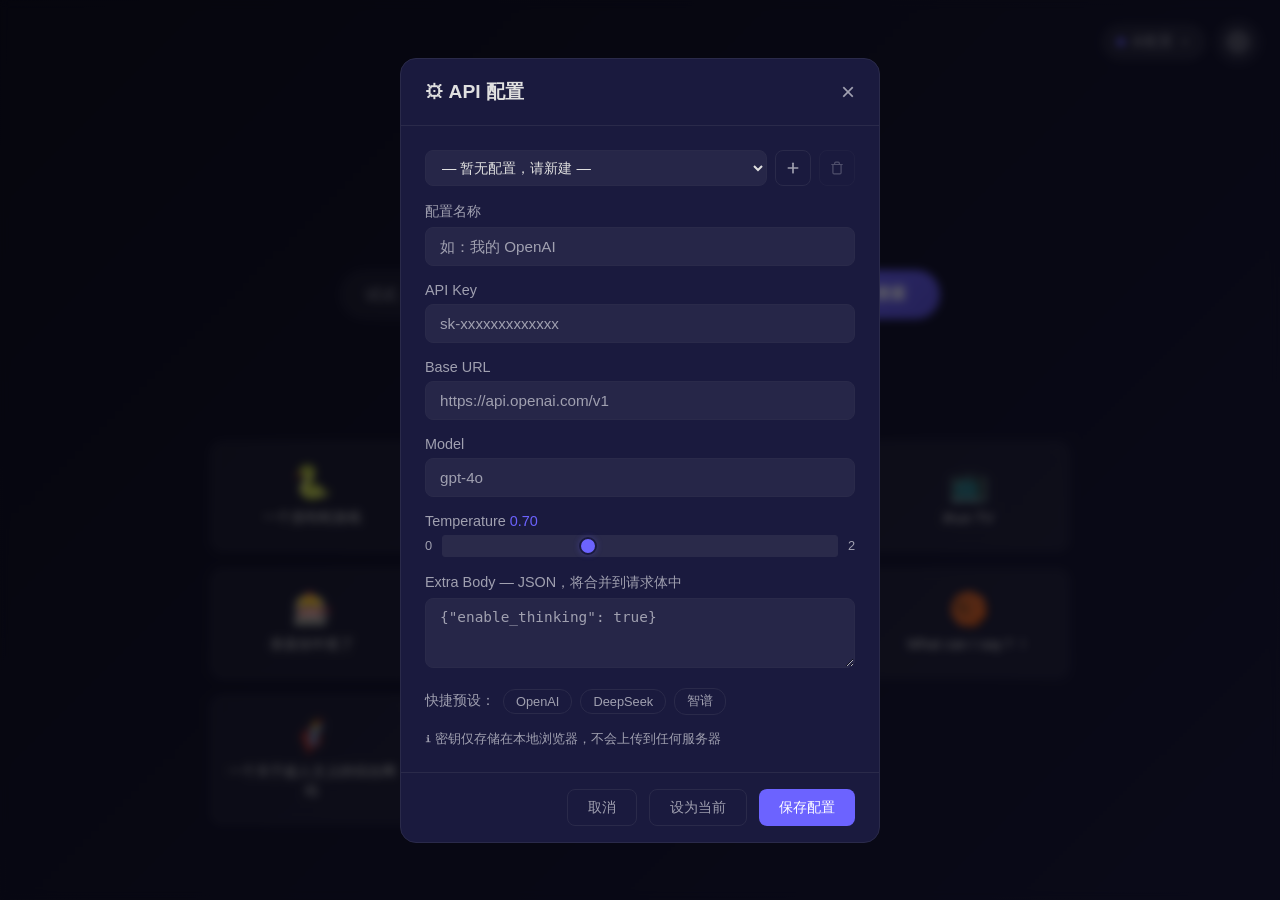
<file: index.html>
<!DOCTYPE html>
<html lang="zh-CN">
<head>
  <meta charset="UTF-8">
  <meta name="viewport" content="width=device-width, initial-scale=1.0">
  <title>LLMSearchEngine — 生成式搜索引擎</title>
  <meta name="description" content="描述你想要的页面，AI 为你实时生成">
  <link rel="icon" href="data:image/svg+xml,<svg xmlns='http://www.w3.org/2000/svg' viewBox='0 0 100 100'><text y='.9em' font-size='90'>🔍</text></svg>">
  <link rel="stylesheet" href="style.css">
</head>
<body>

  <!-- ===== 顶部栏（模型切换 + 设置按钮） ===== -->
  <div class="top-bar">
    <div class="model-switcher">
      <button id="model-switch-btn" class="model-switch-btn" title="切换模型">
        <span class="model-dot"></span>
        <span id="current-model-name">未配置</span>
        <svg width="12" height="12" viewBox="0 0 24 24" fill="none" stroke="currentColor" stroke-width="2.5" stroke-linecap="round" stroke-linejoin="round">
          <polyline points="6 9 12 15 18 9"/>
        </svg>
      </button>
      <div id="model-dropdown" class="model-dropdown hidden"></div>
    </div>
    <button id="settings-btn" class="settings-btn" title="API 配置" aria-label="打开设置">
      <svg width="22" height="22" viewBox="0 0 24 24" fill="none" stroke="currentColor" stroke-width="2" stroke-linecap="round" stroke-linejoin="round">
        <circle cx="12" cy="12" r="3"/>
        <path d="M19.4 15a1.65 1.65 0 0 0 .33 1.82l.06.06a2 2 0 1 1-2.83 2.83l-.06-.06a1.65 1.65 0 0 0-1.82-.33 1.65 1.65 0 0 0-1 1.51V21a2 2 0 0 1-4 0v-.09A1.65 1.65 0 0 0 9 19.4a1.65 1.65 0 0 0-1.82.33l-.06.06a2 2 0 1 1-2.83-2.83l.06-.06a1.65 1.65 0 0 0 .33-1.82 1.65 1.65 0 0 0-1.51-1H3a2 2 0 0 1 0-4h.09A1.65 1.65 0 0 0 4.6 9a1.65 1.65 0 0 0-.33-1.82l-.06-.06a2 2 0 1 1 2.83-2.83l.06.06a1.65 1.65 0 0 0 1.82.33H9a1.65 1.65 0 0 0 1-1.51V3a2 2 0 0 1 4 0v.09a1.65 1.65 0 0 0 1 1.51 1.65 1.65 0 0 0 1.82-.33l.06-.06a2 2 0 1 1 2.83 2.83l-.06.06a1.65 1.65 0 0 0-.33 1.82V9a1.65 1.65 0 0 0 1.51 1H21a2 2 0 0 1 0 4h-.09a1.65 1.65 0 0 0-1.51 1z"/>
      </svg>
    </button>
  </div>

  <!-- ===== 主内容区（搜索页） ===== -->
  <main class="main-content">

    <!-- 搜索区 -->
    <section id="search-section" class="search-section">
      <h1 class="logo">🔍 LLMSearchEngine</h1>
      <p class="tagline" id="tagline">描述你想要的页面，AI 为你实时生成</p>
      <form class="search-bar" id="search-form" autocomplete="off">
        <input
          type="text"
          id="search-input"
          class="search-input"
          placeholder="试试：一个贪吃蛇游戏"
          aria-label="页面描述"
        >
        <button type="submit" id="generate-btn" class="generate-btn"><span class="btn-text">搜索</span></button>
      </form>
    </section>

    <!-- 进度区（初始隐藏） -->
    <section id="progress-section" class="progress-section hidden">
      <div class="progress-bar-track">
        <div id="progress-bar" class="progress-bar-fill" style="width: 0%"></div>
      </div>
      <p id="progress-text" class="progress-text">准备生成...</p>
    </section>

    <!-- 错误提示区（初始隐藏） -->
    <section id="error-section" class="error-section hidden">
      <p id="error-text" class="error-text"></p>
      <button id="retry-btn" class="retry-btn">重试</button>
    </section>

    <!-- 创意推荐区 -->
    <section id="recommend-section" class="recommend-section">
      <h2 class="recommend-title">✨ 创意推荐</h2>
      <p class="recommend-subtitle">点击卡片，直接体验 AI 生成的创意网页</p>
      <div id="recommend-grid" class="recommend-grid"></div>
    </section>

  </main>

  <!-- ===== 全屏结果区（初始隐藏） ===== -->
  <section id="result-section" class="result-section hidden">

    <!-- 顶部工具栏 -->
    <div class="result-toolbar">
      <button id="back-btn" class="back-btn" title="返回首页">
        <svg width="18" height="18" viewBox="0 0 24 24" fill="none" stroke="currentColor" stroke-width="2" stroke-linecap="round" stroke-linejoin="round">
          <line x1="19" y1="12" x2="5" y2="12"/>
          <polyline points="12 19 5 12 12 5"/>
        </svg>
        <span>返回</span>
      </button>

      <form id="correction-form" class="correction-bar" autocomplete="off">
        <input
          type="text"
          id="correction-input"
          class="correction-input"
          placeholder="描述需要修正的内容，如：按钮颜色改为红色"
          aria-label="修正描述"
        >
        <button type="submit" id="correction-btn" class="correction-btn"><span class="btn-text">修正</span></button>
      </form>

      <button id="open-new-tab-btn" class="icon-btn" title="在新标签页打开">↗</button>
      <button id="download-btn" class="icon-btn" title="下载到本地">⬇</button>
      <button id="force-correct-btn" class="force-correct-btn" title="强制修正">强制修正</button>
    </div>

    <!-- 修正进度条（初始隐藏） -->
    <div id="correction-progress" class="correction-progress hidden">
      <div id="correction-progress-bar" class="correction-progress-bar" style="width: 0%"></div>
    </div>

    <!-- iframe 渲染区 -->
    <iframe
      id="result-frame"
      class="result-frame"
      sandbox="allow-scripts allow-forms allow-modals"
      srcdoc=""
      title="生成的页面"
    ></iframe>

  </section>

  <!-- ===== 设置面板（模态框，初始隐藏） ===== -->
  <div id="settings-modal" class="modal-overlay modal-hidden">
    <div class="modal-content">

      <div class="modal-header">
        <h2>⚙ API 配置</h2>
        <button id="config-close" class="modal-close" title="关闭" aria-label="关闭">×</button>
      </div>

      <div class="modal-body">

        <!-- 配置选择器 -->
        <div class="config-selector-row">
          <select id="config-select" class="config-select"></select>
          <button id="config-new" class="btn-icon-sm" title="新建配置">
            <svg width="16" height="16" viewBox="0 0 24 24" fill="none" stroke="currentColor" stroke-width="2.5" stroke-linecap="round" stroke-linejoin="round">
              <line x1="12" y1="5" x2="12" y2="19"/>
              <line x1="5" y1="12" x2="19" y2="12"/>
            </svg>
          </button>
          <button id="config-delete" class="btn-icon-sm btn-icon-danger" title="删除配置" disabled>
            <svg width="14" height="14" viewBox="0 0 24 24" fill="none" stroke="currentColor" stroke-width="2" stroke-linecap="round" stroke-linejoin="round">
              <polyline points="3 6 5 6 21 6"/>
              <path d="M19 6v14a2 2 0 0 1-2 2H7a2 2 0 0 1-2-2V6m3 0V4a2 2 0 0 1 2-2h4a2 2 0 0 1 2 2v2"/>
            </svg>
          </button>
        </div>

        <div class="form-group">
          <label for="config-name">配置名称</label>
          <input type="text" id="config-name" placeholder="如：我的 OpenAI" autocomplete="off">
        </div>

        <div class="form-group">
          <label for="config-api-key">API Key</label>
          <input type="password" id="config-api-key" placeholder="sk-xxxxxxxxxxxxx" autocomplete="off">
        </div>

        <div class="form-group">
          <label for="config-base-url">Base URL</label>
          <input type="text" id="config-base-url" placeholder="https://api.openai.com/v1">
        </div>

        <div class="form-group">
          <label for="config-model">Model</label>
          <input type="text" id="config-model" placeholder="gpt-4o">
        </div>

        <div class="form-group">
          <label for="config-temperature">Temperature <span id="temp-value-display" style="font-weight:400;color:var(--accent)">0.7</span></label>
          <div class="temp-slider-row">
            <span class="temp-label">0</span>
            <input type="range" id="config-temperature" min="0" max="2" step="0.01" value="0.7">
            <span class="temp-label">2</span>
          </div>
        </div>

        <div class="form-group">
          <label for="config-extra-body">Extra Body <span style="font-weight:400;color:var(--text-secondary)">— JSON，将合并到请求体中</span></label>
          <textarea id="config-extra-body" placeholder='{"enable_thinking": true}' rows="3" autocomplete="off"></textarea>
        </div>

        <div class="presets">
          <span class="presets-label">快捷预设：</span>
          <button class="preset-btn" data-name="OpenAI" data-base-url="https://api.openai.com/v1" data-model="gpt-4o">OpenAI</button>
          <button class="preset-btn" data-name="DeepSeek" data-base-url="https://api.deepseek.com/v1" data-model="deepseek-chat">DeepSeek</button>
          <button class="preset-btn" data-name="智谱GLM" data-base-url="https://open.bigmodel.cn/api/paas/v4" data-model="glm-4">智谱</button>
        </div>

        <p class="security-note">ℹ 密钥仅存储在本地浏览器，不会上传到任何服务器</p>

      </div>

      <div class="modal-footer">
        <button id="config-cancel" class="btn-secondary">取消</button>
        <button id="config-set-active" class="btn-secondary" disabled>设为当前</button>
        <button id="config-save" class="btn-primary">保存配置</button>
      </div>

    </div>
  </div>

  <!-- ===== Toast 通知 ===== -->
  <div id="toast" class="toast hidden"></div>

  <noscript>
    <p style="text-align: center; margin-top: 40px; color: #ccc;">
      本应用需要 JavaScript 支持，请启用后刷新。
    </p>
  </noscript>

  <script src="app.js"></script>
</body>
</html>
</file>
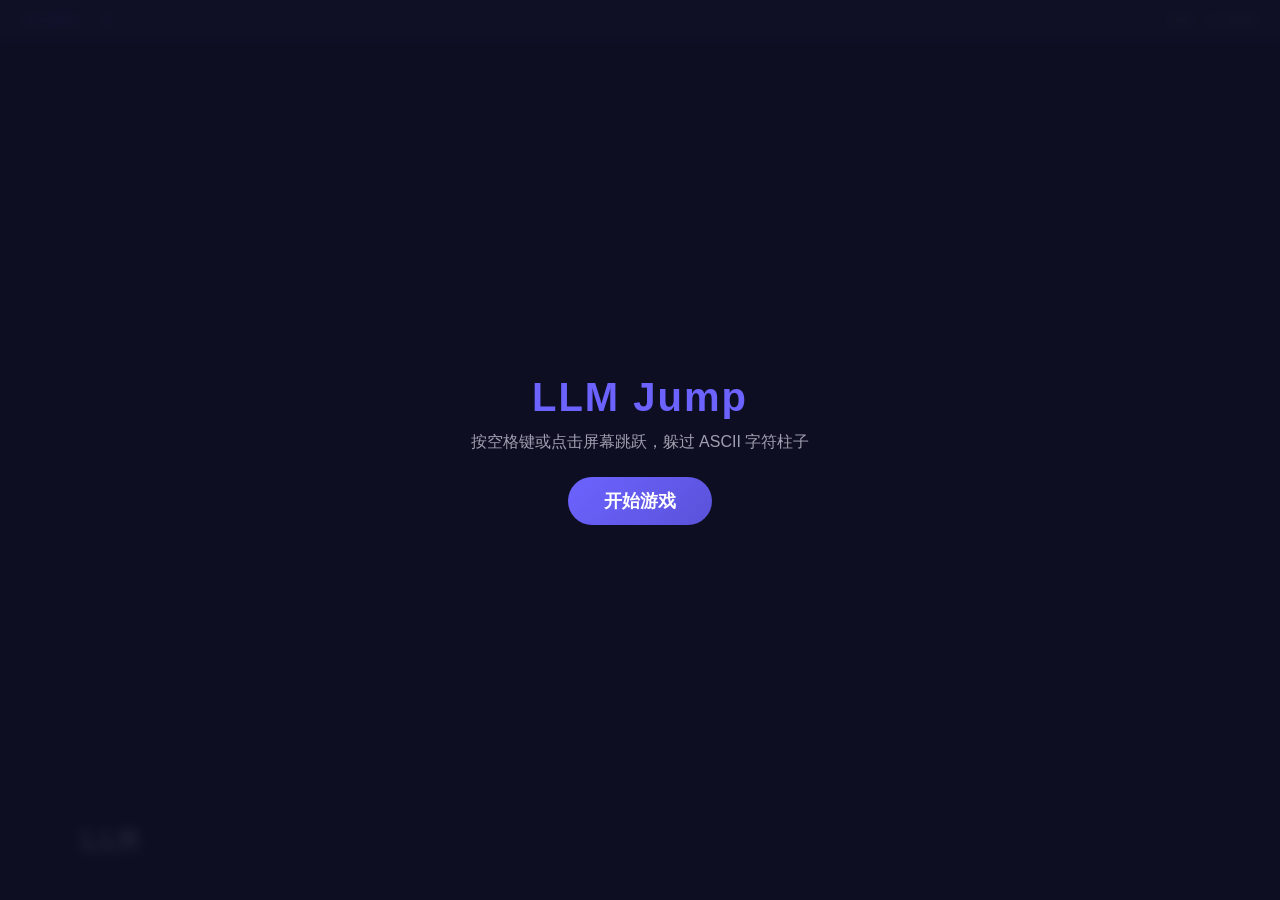
<file: game.html>
<!DOCTYPE html>
<html lang="zh-CN">
<head>
  <meta charset="UTF-8">
  <meta name="viewport" content="width=device-width, initial-scale=1.0">
  <title>LLM Jump — 强制修正</title>
  <style>
    *, *::before, *::after { box-sizing: border-box; margin: 0; padding: 0; }

    :root {
      --bg-primary: #0f0f23;
      --bg-secondary: #1a1a3e;
      --text-primary: #e0e0e0;
      --text-secondary: #a0a0b0;
      --accent: #6c63ff;
      --accent-hover: #5a52d9;
      --accent-glow: rgba(108, 99, 255, 0.3);
      --border: #2a2a4a;
      --danger: #ff5252;
    }

    body {
      font-family: -apple-system, BlinkMacSystemFont, 'Segoe UI', Roboto, sans-serif;
      background: var(--bg-primary);
      color: var(--text-primary);
      overflow: hidden;
      height: 100vh;
      display: flex;
      flex-direction: column;
    }

    .game-header {
      display: flex;
      align-items: center;
      justify-content: space-between;
      padding: 10px 20px;
      background: var(--bg-secondary);
      border-bottom: 1px solid var(--border);
      flex-shrink: 0;
    }

    .game-score {
      font-size: 1.2rem;
      font-weight: 700;
      color: var(--accent);
      font-family: 'Courier New', monospace;
    }

    .game-hint {
      font-size: 0.85rem;
      color: var(--text-secondary);
    }

    #game-canvas {
      flex: 1;
      width: 100%;
      display: block;
      cursor: pointer;
    }

    .game-overlay {
      position: fixed;
      inset: 0;
      display: flex;
      flex-direction: column;
      align-items: center;
      justify-content: center;
      background: rgba(15, 15, 35, 0.92);
      backdrop-filter: blur(6px);
      z-index: 10;
    }

    .game-overlay.hidden { display: none; }

    .game-title {
      font-size: 2.5rem;
      font-weight: 800;
      color: var(--accent);
      margin-bottom: 12px;
      letter-spacing: 2px;
    }

    .game-overlay p {
      color: var(--text-secondary);
      font-size: 1rem;
      margin-bottom: 24px;
    }

    .game-start-btn {
      padding: 12px 36px;
      font-size: 1.1rem;
      font-weight: 700;
      border: none;
      border-radius: 24px;
      background: linear-gradient(135deg, var(--accent), var(--accent-hover));
      color: white;
      cursor: pointer;
      transition: all 0.3s ease;
    }

    .game-start-btn:hover {
      transform: translateY(-2px);
      box-shadow: 0 4px 20px var(--accent-glow);
    }

    /* ===== Glitch Art ===== */
    .game-over-text {
      font-size: 2.8rem;
      font-weight: 900;
      letter-spacing: 4px;
      text-transform: uppercase;
      color: #ff5252;
      text-align: center;
      margin-bottom: 8px;
      position: relative;
      animation: glitchShift 0.15s infinite;
    }

    .game-over-text::before,
    .game-over-text::after {
      content: attr(data-text);
      position: absolute;
      top: 0;
      left: 0;
      width: 100%;
    }

    .game-over-text::before {
      color: #00fff9;
      animation: glitchTop 0.3s infinite linear alternate-reverse;
    }

    .game-over-text::after {
      color: #ff00c1;
      animation: glitchBottom 0.35s infinite linear alternate-reverse;
    }

    @keyframes glitchShift {
      0%   { transform: translate(0); }
      25%  { transform: translate(-1px, 1px); }
      50%  { transform: translate(1px, -1px); }
      75%  { transform: translate(-1px, -1px); }
      100% { transform: translate(1px, 1px); }
    }

    @keyframes glitchTop {
      0%   { clip-path: inset(0 0 85% 0); transform: translate(-2px, -1px); }
      100% { clip-path: inset(0 0 85% 0); transform: translate(2px, 1px); }
    }

    @keyframes glitchBottom {
      0%   { clip-path: inset(85% 0 0 0); transform: translate(2px, 1px); }
      100% { clip-path: inset(85% 0 0 0); transform: translate(-2px, -1px); }
    }

    .game-over-score {
      font-size: 1.3rem;
      color: var(--text-secondary);
      margin-bottom: 28px;
      font-family: 'Courier New', monospace;
    }

    .game-over-buttons {
      display: flex;
      gap: 16px;
      flex-wrap: wrap;
      justify-content: center;
    }

    .game-btn {
      padding: 12px 32px;
      font-size: 1rem;
      font-weight: 700;
      border-radius: 24px;
      cursor: pointer;
      transition: all 0.3s ease;
    }

    .game-btn-primary {
      border: none;
      background: linear-gradient(135deg, var(--accent), var(--accent-hover));
      color: white;
    }

    .game-btn-primary:hover {
      transform: translateY(-2px);
      box-shadow: 0 4px 20px var(--accent-glow);
    }

    .game-btn-secondary {
      border: 1px solid var(--accent);
      background: transparent;
      color: var(--accent);
    }

    .game-btn-secondary:hover {
      background: var(--accent-glow);
    }

    .game-btn-ghost {
      border: 1px solid var(--border);
      background: transparent;
      color: var(--text-secondary);
    }

    .game-btn-ghost:hover {
      border-color: var(--text-secondary);
      color: var(--text-primary);
    }
  </style>
</head>
<body>

  <div class="game-header">
    <span class="game-score">SCORE: <span id="game-score">0</span></span>
    <span class="game-hint">空格 / 点击跳跃</span>
  </div>

  <canvas id="game-canvas"></canvas>

  <div id="game-start-overlay" class="game-overlay">
    <h2 class="game-title">LLM Jump</h2>
    <p>按空格键或点击屏幕跳跃，躲过 ASCII 字符柱子</p>
    <button id="game-start-btn" class="game-start-btn">开始游戏</button>
  </div>

  <div id="game-over-overlay" class="game-overlay hidden">
    <h2 class="game-over-text" data-text="YOUR LLM HAS DISAPPEARED">YOUR LLM HAS DISAPPEARED</h2>
    <p class="game-over-score">Score: <span id="game-final-score">0</span></p>
    <div class="game-over-buttons">
      <button id="game-restart-btn" class="game-btn game-btn-primary">重启游戏</button>
      <button id="game-continue-btn" class="game-btn game-btn-secondary">继续修正</button>
      <button id="game-home-btn" class="game-btn game-btn-ghost">返回首页</button>
    </div>
  </div>

  <script>
    'use strict';

    const canvas = document.getElementById('game-canvas');
    const ctx = canvas.getContext('2d');

    let animId = null;
    let state = null;

    /* 速度为原版 0.5 倍 */
    const BASE_SPEED   = 2.5;
    const SPEED_ACCEL  = 0.0015;
    const JUMP_VY      = 10;
    const GRAVITY      = 0.35;
    const SPAWN_MIN    = 140;
    const SPAWN_MAX    = 240;

    const ASCII_CHARS = '#$%&*+=@!~^|/<>{}[]01abcXYZ';
    const CHAR_SIZE   = 11;

    function initState() {
      return {
        running: false,
        score: 0,
        speed: BASE_SPEED,
        llm: { x: 80, y: 0, vy: 0, jumping: false, width: 54, height: 32 },
        hurdles: [],
        groundY: 0,
        spawnTimer: 0,
        spawnInterval: 160
      };
    }

    function resizeCanvas() {
      canvas.width = canvas.offsetWidth;
      canvas.height = canvas.offsetHeight;
      if (state) state.groundY = canvas.height - 50;
    }

    function spawnHurdle() {
      const cols = 3 + Math.floor(Math.random() * 3);
      const rows = 3 + Math.floor(Math.random() * 3);
      const w = cols * CHAR_SIZE;
      const h = rows * CHAR_SIZE;

      const grid = [];
      for (let r = 0; r < rows; r++) {
        const row = [];
        for (let c = 0; c < cols; c++) {
          row.push(ASCII_CHARS[Math.floor(Math.random() * ASCII_CHARS.length)]);
        }
        grid.push(row);
      }

      state.hurdles.push({
        x: canvas.width + 20,
        width: w,
        height: h,
        cols: cols,
        rows: rows,
        grid: grid
      });
    }

    function update() {
      const llm = state.llm;

      if (llm.jumping) {
        llm.vy -= GRAVITY;
        llm.y += llm.vy;
        if (llm.y <= 0) {
          llm.y = 0;
          llm.vy = 0;
          llm.jumping = false;
        }
      }

      state.spawnTimer++;
      if (state.spawnTimer >= state.spawnInterval) {
        state.spawnTimer = 0;
        state.spawnInterval = SPAWN_MIN + Math.floor(Math.random() * (SPAWN_MAX - SPAWN_MIN));
        spawnHurdle();
      }

      for (let i = state.hurdles.length - 1; i >= 0; i--) {
        const hurdle = state.hurdles[i];
        hurdle.x -= state.speed;
        if (hurdle.x + hurdle.width < 0) {
          state.hurdles.splice(i, 1);
          state.score += 10;
          document.getElementById('game-score').textContent = state.score;
        }
      }

      state.speed += SPEED_ACCEL;

      const llmLeft   = llm.x;
      const llmRight  = llm.x + llm.width;
      const llmBottom = state.groundY - llm.y;
      const llmTop    = llmBottom - llm.height;

      for (const hurdle of state.hurdles) {
        const hLeft  = hurdle.x;
        const hRight = hurdle.x + hurdle.width;
        const hTop   = state.groundY - hurdle.height;

        if (llmRight > hLeft + 4 && llmLeft < hRight - 4 && llmBottom > hTop + 4) {
          gameOver();
          return;
        }
      }
    }

    function draw() {
      const w = canvas.width;
      const h = canvas.height;
      const groundY = state.groundY;

      ctx.fillStyle = '#0f0f23';
      ctx.fillRect(0, 0, w, h);

      ctx.strokeStyle = '#2a2a4a';
      ctx.lineWidth = 2;
      ctx.beginPath();
      ctx.moveTo(0, groundY);
      ctx.lineTo(w, groundY);
      ctx.stroke();

      ctx.strokeStyle = 'rgba(42, 42, 74, 0.4)';
      ctx.lineWidth = 1;
      for (let x = 0; x < w; x += 40) {
        ctx.beginPath();
        ctx.moveTo(x, groundY);
        ctx.lineTo(x + 20, groundY + 8);
        ctx.stroke();
      }

      ctx.font = CHAR_SIZE + 'px "Courier New", monospace';
      ctx.textAlign = 'center';
      ctx.textBaseline = 'middle';

      for (const hurdle of state.hurdles) {
        const hx = hurdle.x;
        const hy = groundY - hurdle.height;

        for (let r = 0; r < hurdle.rows; r++) {
          for (let c = 0; c < hurdle.cols; c++) {
            const cx = hx + c * CHAR_SIZE + CHAR_SIZE / 2;
            const cy = hy + r * CHAR_SIZE + CHAR_SIZE / 2;
            const ch = hurdle.grid[r][c];

            const brightness = 0.5 + ((r + c) % 3) * 0.2;
            ctx.fillStyle = `rgba(57, 255, 20, ${brightness})`;
            ctx.fillText(ch, cx, cy);
          }
        }
      }

      const llm = state.llm;
      const llmBottom = groundY - llm.y;

      if (llm.jumping) {
        ctx.fillStyle = 'rgba(255, 255, 255, 0.2)';
        ctx.beginPath();
        ctx.ellipse(llm.x + llm.width / 2, groundY + 2, llm.width / 2, 4, 0, 0, Math.PI * 2);
        ctx.fill();
      }

      ctx.font = 'bold 32px "Courier New", monospace';
      ctx.textAlign = 'left';
      ctx.textBaseline = 'alphabetic';

      ctx.fillStyle = 'rgba(255, 255, 255, 0.3)';
      ctx.fillText('LLM', llm.x + 2, llmBottom + 2);

      ctx.fillStyle = '#ffffff';
      ctx.fillText('LLM', llm.x, llmBottom);
    }

    function loop() {
      if (!state || !state.running) return;
      update();
      draw();
      animId = requestAnimationFrame(loop);
    }

    function startGame() {
      state = initState();
      state.groundY = canvas.height - 50;
      state.running = true;
      document.getElementById('game-score').textContent = '0';
      document.getElementById('game-start-overlay').classList.add('hidden');
      document.getElementById('game-over-overlay').classList.add('hidden');
      loop();
    }

    function jump() {
      if (!state || !state.running) return;
      if (!state.llm.jumping) {
        state.llm.jumping = true;
        state.llm.vy = JUMP_VY;
      }
    }

    function gameOver() {
      state.running = false;
      cancelAnimationFrame(animId);
      document.getElementById('game-final-score').textContent = state.score;
      document.getElementById('game-over-overlay').classList.remove('hidden');
    }

    function continueCorrect() {
      window.location.href = 'index.html';
    }

    function goHome() {
      sessionStorage.removeItem('llm_game_context');
      window.location.href = 'index.html';
    }

    /* ===== 事件绑定 ===== */

    document.getElementById('game-start-btn').addEventListener('click', startGame);
    document.getElementById('game-restart-btn').addEventListener('click', startGame);
    document.getElementById('game-continue-btn').addEventListener('click', continueCorrect);
    document.getElementById('game-home-btn').addEventListener('click', goHome);

    canvas.addEventListener('click', jump);

    document.addEventListener('keydown', (e) => {
      if (e.code === 'Space') {
        e.preventDefault();
        if (state && state.running) {
          jump();
        } else {
          const startVisible = !document.getElementById('game-start-overlay').classList.contains('hidden');
          const overVisible = !document.getElementById('game-over-overlay').classList.contains('hidden');
          if (startVisible) startGame();
          else if (overVisible) startGame();
        }
      }
    });

    window.addEventListener('resize', resizeCanvas);

    /* ===== 初始化 ===== */

    resizeCanvas();
    state = initState();
    state.groundY = canvas.height - 50;
    draw();
  </script>
</body>
</html>
</file>
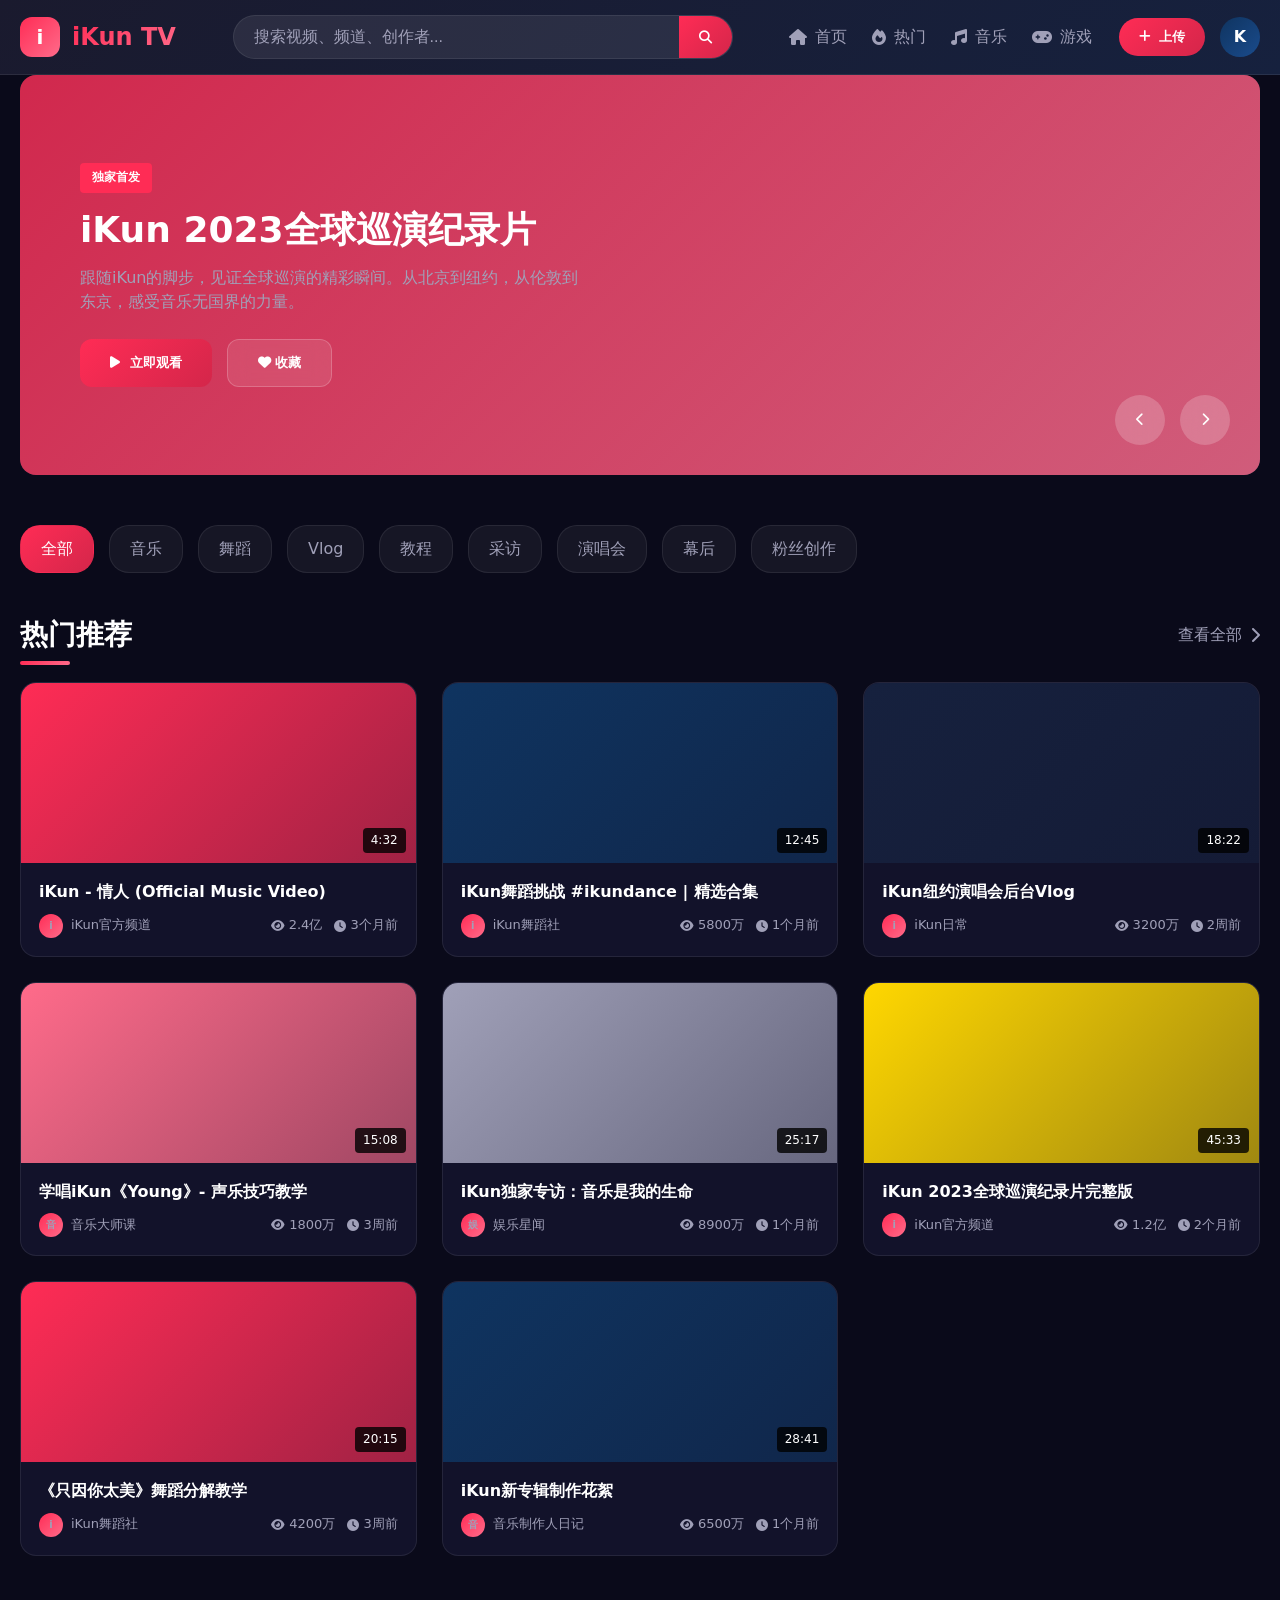
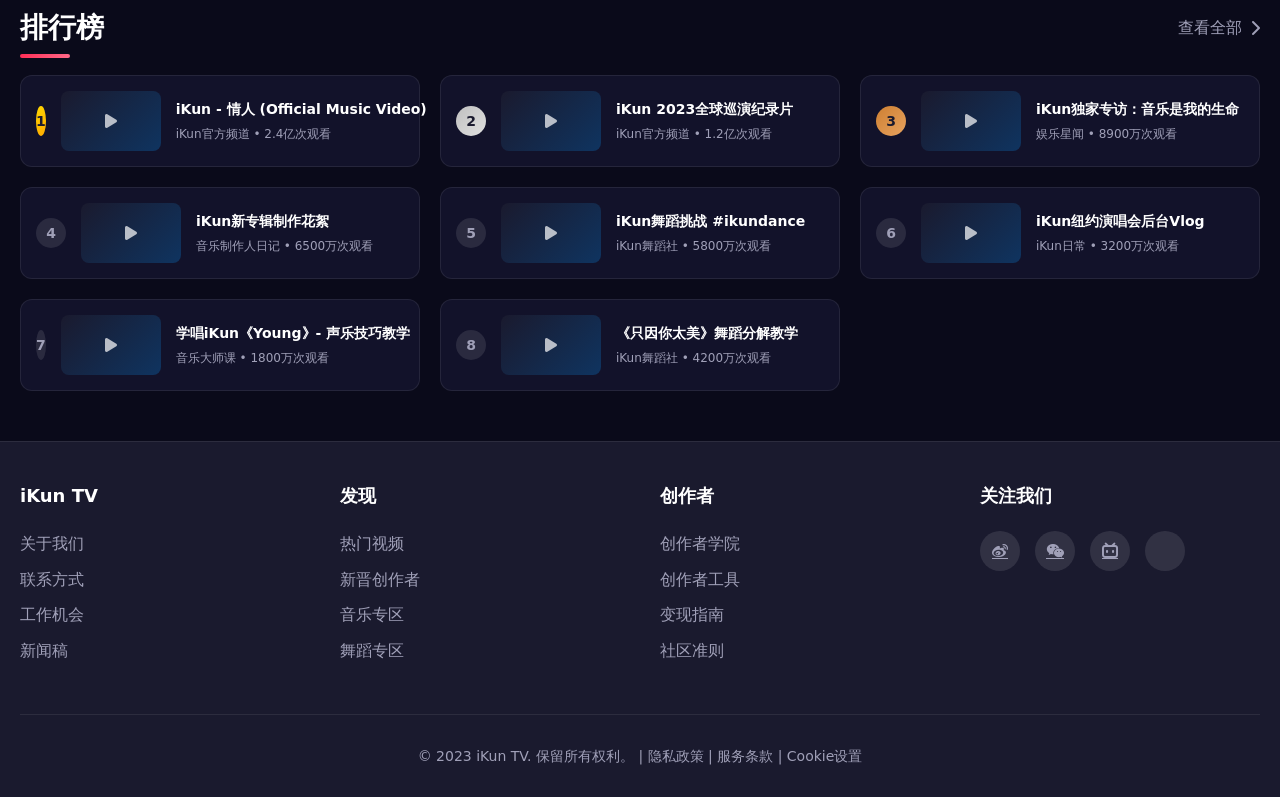
<file: recommend/iKun TV.html>
<!DOCTYPE html>
<html lang="zh-CN">
<head>
    <meta charset="UTF-8">
    <meta name="viewport" content="width=device-width, initial-scale=1.0">
    <title>iKun TV - 娱乐视频平台</title>
    <link rel="stylesheet" href="https://cdnjs.cloudflare.com/ajax/libs/font-awesome/6.4.0/css/all.min.css">
    <style>
        :root {
            --primary: #ff2c55;
            --primary-dark: #d4264a;
            --secondary: #1a1a2e;
            --secondary-light: #16213e;
            --accent: #0f3460;
            --text: #ffffff;
            --text-muted: #a0a0b8;
            --bg: #0a0a1a;
            --card-bg: #12122a;
            --border: rgba(255, 255, 255, 0.08);
            --shadow: 0 4px 12px rgba(0, 0, 0, 0.4);
        }

        * {
            margin: 0;
            padding: 0;
            box-sizing: border-box;
        }

        body {
            font-family: 'Segoe UI', system-ui, -apple-system, sans-serif;
            background-color: var(--bg);
            color: var(--text);
            line-height: 1.6;
            min-height: 100vh;
        }

        .container {
            max-width: 1400px;
            margin: 0 auto;
            padding: 0 20px;
        }

        /* 导航栏 */
        header {
            background: linear-gradient(135deg, var(--secondary) 0%, var(--secondary-light) 100%);
            position: sticky;
            top: 0;
            z-index: 1000;
            border-bottom: 1px solid var(--border);
        }

        .nav-container {
            display: flex;
            justify-content: space-between;
            align-items: center;
            padding: 15px 0;
        }

        .logo {
            display: flex;
            align-items: center;
            gap: 12px;
            text-decoration: none;
        }

        .logo-icon {
            background: linear-gradient(135deg, var(--primary) 0%, #ff6b8a 100%);
            color: white;
            width: 40px;
            height: 40px;
            border-radius: 12px;
            display: flex;
            align-items: center;
            justify-content: center;
            font-size: 20px;
            font-weight: bold;
        }

        .logo-text {
            font-size: 24px;
            font-weight: 700;
            background: linear-gradient(135deg, var(--primary) 0%, #ff6b8a 100%);
            -webkit-background-clip: text;
            -webkit-text-fill-color: transparent;
            background-clip: text;
        }

        .search-container {
            flex: 1;
            max-width: 500px;
            margin: 0 30px;
        }

        .search-box {
            display: flex;
            background: rgba(255, 255, 255, 0.08);
            border-radius: 25px;
            overflow: hidden;
            border: 1px solid var(--border);
            transition: all 0.3s ease;
        }

        .search-box:focus-within {
            border-color: var(--primary);
            box-shadow: 0 0 0 3px rgba(255, 44, 85, 0.2);
        }

        .search-input {
            flex: 1;
            padding: 12px 20px;
            border: none;
            background: transparent;
            color: var(--text);
            font-size: 16px;
            outline: none;
        }

        .search-input::placeholder {
            color: var(--text-muted);
        }

        .search-btn {
            padding: 12px 20px;
            background: linear-gradient(135deg, var(--primary) 0%, var(--primary-dark) 100%);
            border: none;
            color: white;
            cursor: pointer;
            transition: all 0.3s ease;
        }

        .search-btn:hover {
            background: linear-gradient(135deg, var(--primary-dark) 0%, var(--primary) 100%);
        }

        .nav-links {
            display: flex;
            align-items: center;
            gap: 25px;
        }

        .nav-link {
            color: var(--text-muted);
            text-decoration: none;
            font-weight: 500;
            transition: color 0.3s ease;
            display: flex;
            align-items: center;
            gap: 8px;
        }

        .nav-link:hover {
            color: var(--primary);
        }

        .user-actions {
            display: flex;
            align-items: center;
            gap: 15px;
        }

        .upload-btn {
            background: linear-gradient(135deg, var(--primary) 0%, var(--primary-dark) 100%);
            color: white;
            border: none;
            padding: 10px 20px;
            border-radius: 25px;
            font-weight: 600;
            cursor: pointer;
            transition: all 0.3s ease;
            display: flex;
            align-items: center;
            gap: 8px;
        }

        .upload-btn:hover {
            transform: translateY(-2px);
            box-shadow: 0 4px 15px rgba(255, 44, 85, 0.4);
        }

        .avatar {
            width: 40px;
            height: 40px;
            border-radius: 50%;
            background: linear-gradient(135deg, var(--accent) 0%, #1a4b8c 100%);
            display: flex;
            align-items: center;
            justify-content: center;
            font-weight: 600;
            cursor: pointer;
            transition: all 0.3s ease;
        }

        .avatar:hover {
            transform: scale(1.1);
        }

        /* 主内容区 */
        main {
            padding: 30px 0;
        }

        .section-header {
            display: flex;
            justify-content: space-between;
            align-items: center;
            margin-bottom: 25px;
        }

        .section-title {
            font-size: 28px;
            font-weight: 700;
            position: relative;
        }

        .section-title::after {
            content: '';
            position: absolute;
            bottom: -8px;
            left: 0;
            width: 50px;
            height: 4px;
            background: linear-gradient(135deg, var(--primary) 0%, #ff6b8a 100%);
            border-radius: 2px;
        }

        .view-all {
            color: var(--text-muted);
            text-decoration: none;
            font-weight: 500;
            display: flex;
            align-items: center;
            gap: 8px;
            transition: color 0.3s ease;
        }

        .view-all:hover {
            color: var(--primary);
        }

        /* 分类标签 */
        .categories {
            display: flex;
            gap: 15px;
            margin-bottom: 30px;
            overflow-x: auto;
            padding-bottom: 10px;
            scrollbar-width: none;
        }

        .categories::-webkit-scrollbar {
            display: none;
        }

        .category-tag {
            background: rgba(255, 255, 255, 0.05);
            color: var(--text-muted);
            padding: 10px 20px;
            border-radius: 20px;
            white-space: nowrap;
            cursor: pointer;
            transition: all 0.3s ease;
            border: 1px solid var(--border);
        }

        .category-tag:hover, .category-tag.active {
            background: linear-gradient(135deg, var(--primary) 0%, var(--primary-dark) 100%);
            color: white;
            border-color: transparent;
        }

        /* 视频网格 */
        .video-grid {
            display: grid;
            grid-template-columns: repeat(auto-fill, minmax(300px, 1fr));
            gap: 25px;
            margin-bottom: 50px;
        }

        .video-card {
            background: var(--card-bg);
            border-radius: 16px;
            overflow: hidden;
            transition: all 0.3s ease;
            border: 1px solid var(--border);
        }

        .video-card:hover {
            transform: translateY(-5px);
            box-shadow: var(--shadow);
            border-color: var(--primary);
        }

        .thumbnail {
            position: relative;
            height: 180px;
            background: linear-gradient(135deg, #1a1a2e 0%, #0f3460 100%);
            display: flex;
            align-items: center;
            justify-content: center;
            overflow: hidden;
        }

        .play-btn {
            position: absolute;
            width: 60px;
            height: 60px;
            background: rgba(255, 44, 85, 0.9);
            border-radius: 50%;
            display: flex;
            align-items: center;
            justify-content: center;
            opacity: 0;
            transform: scale(0.8);
            transition: all 0.3s ease;
            cursor: pointer;
        }

        .video-card:hover .play-btn {
            opacity: 1;
            transform: scale(1);
        }

        .play-icon {
            font-size: 24px;
            margin-left: 4px;
        }

        .duration {
            position: absolute;
            bottom: 10px;
            right: 10px;
            background: rgba(0, 0, 0, 0.8);
            color: white;
            padding: 3px 8px;
            border-radius: 4px;
            font-size: 12px;
            font-weight: 500;
        }

        .video-info {
            padding: 18px;
        }

        .video-title {
            font-size: 16px;
            font-weight: 600;
            margin-bottom: 10px;
            line-height: 1.4;
            display: -webkit-box;
            -webkit-line-clamp: 2;
            -webkit-box-orient: vertical;
            overflow: hidden;
        }

        .video-meta {
            display: flex;
            justify-content: space-between;
            align-items: center;
            color: var(--text-muted);
            font-size: 13px;
        }

        .channel {
            display: flex;
            align-items: center;
            gap: 8px;
        }

        .channel-avatar {
            width: 24px;
            height: 24px;
            border-radius: 50%;
            background: linear-gradient(135deg, var(--primary) 0%, #ff6b8a 100%);
            display: flex;
            align-items: center;
            justify-content: center;
            font-size: 10px;
            font-weight: 700;
        }

        .video-stats {
            display: flex;
            align-items: center;
            gap: 12px;
        }

        .stat {
            display: flex;
            align-items: center;
            gap: 4px;
        }

        .stat i {
            font-size: 12px;
        }

        /* 轮播图 */
        .featured-section {
            margin-bottom: 50px;
        }

        .featured-slider {
            position: relative;
            border-radius: 16px;
            overflow: hidden;
            height: 400px;
            background: linear-gradient(135deg, #1a1a2e 0%, #16213e 100%);
        }

        .featured-slide {
            position: absolute;
            top: 0;
            left: 0;
            width: 100%;
            height: 100%;
            background-size: cover;
            background-position: center;
            opacity: 0;
            transition: opacity 0.8s ease;
            display: flex;
            align-items: center;
            padding: 60px;
        }

        .featured-slide.active {
            opacity: 1;
        }

        .featured-content {
            max-width: 500px;
            z-index: 2;
        }

        .featured-badge {
            display: inline-block;
            background: var(--primary);
            color: white;
            padding: 5px 12px;
            border-radius: 4px;
            font-size: 12px;
            font-weight: 600;
            margin-bottom: 15px;
        }

        .featured-title {
            font-size: 36px;
            font-weight: 800;
            margin-bottom: 15px;
            line-height: 1.2;
        }

        .featured-desc {
            color: var(--text-muted);
            margin-bottom: 25px;
            line-height: 1.5;
        }

        .featured-actions {
            display: flex;
            gap: 15px;
        }

        .btn-primary {
            background: linear-gradient(135deg, var(--primary) 0%, var(--primary-dark) 100%);
            color: white;
            border: none;
            padding: 14px 30px;
            border-radius: 12px;
            font-weight: 600;
            cursor: pointer;
            transition: all 0.3s ease;
            display: flex;
            align-items: center;
            gap: 10px;
        }

        .btn-primary:hover {
            transform: translateY(-3px);
            box-shadow: 0 5px 15px rgba(255, 44, 85, 0.4);
        }

        .btn-secondary {
            background: rgba(255, 255, 255, 0.1);
            color: white;
            border: 1px solid rgba(255, 255, 255, 0.2);
            padding: 14px 30px;
            border-radius: 12px;
            font-weight: 600;
            cursor: pointer;
            transition: all 0.3s ease;
            backdrop-filter: blur(10px);
        }

        .btn-secondary:hover {
            background: rgba(255, 255, 255, 0.2);
            transform: translateY(-3px);
        }

        .slider-controls {
            position: absolute;
            bottom: 30px;
            right: 30px;
            display: flex;
            gap: 15px;
            z-index: 3;
        }

        .slider-btn {
            width: 50px;
            height: 50px;
            border-radius: 50%;
            background: rgba(255, 255, 255, 0.2);
            color: white;
            border: none;
            display: flex;
            align-items: center;
            justify-content: center;
            cursor: pointer;
            transition: all 0.3s ease;
            backdrop-filter: blur(10px);
        }

        .slider-btn:hover {
            background: var(--primary);
        }

        /* 排行榜 */
        .ranking-section {
            margin-bottom: 50px;
        }

        .ranking-list {
            display: grid;
            grid-template-columns: repeat(auto-fill, minmax(350px, 1fr));
            gap: 20px;
        }

        .ranking-item {
            display: flex;
            gap: 15px;
            background: var(--card-bg);
            border-radius: 12px;
            padding: 15px;
            border: 1px solid var(--border);
            transition: all 0.3s ease;
            align-items: center;
        }

        .ranking-item:hover {
            transform: translateY(-3px);
            box-shadow: var(--shadow);
            border-color: var(--primary);
        }

        .rank-number {
            width: 30px;
            height: 30px;
            border-radius: 50%;
            display: flex;
            align-items: center;
            justify-content: center;
            font-weight: 700;
            font-size: 14px;
        }

        .rank-1 {
            background: linear-gradient(135deg, #ffd700 0%, #ffaa00 100%);
            color: #1a1a2e;
        }

        .rank-2 {
            background: linear-gradient(135deg, #c0c0c0 0%, #e0e0e0 100%);
            color: #1a1a2e;
        }

        .rank-3 {
            background: linear-gradient(135deg, #cd7f32 0%, #e8a35f 100%);
            color: #1a1a2e;
        }

        .rank-other {
            background: rgba(255, 255, 255, 0.1);
            color: var(--text-muted);
        }

        .ranking-thumbnail {
            width: 100px;
            height: 60px;
            border-radius: 8px;
            background: linear-gradient(135deg, var(--secondary) 0%, var(--accent) 100%);
            display: flex;
            align-items: center;
            justify-content: center;
            flex-shrink: 0;
        }

        .ranking-info {
            flex: 1;
        }

        .ranking-title {
            font-size: 14px;
            font-weight: 600;
            margin-bottom: 5px;
            white-space: nowrap;
            overflow: hidden;
            text-overflow: ellipsis;
        }

        .ranking-channel {
            font-size: 12px;
            color: var(--text-muted);
        }

        /* 底部 */
        footer {
            background: var(--secondary);
            border-top: 1px solid var(--border);
            padding: 40px 0 30px;
        }

        .footer-grid {
            display: grid;
            grid-template-columns: repeat(auto-fit, minmax(200px, 1fr));
            gap: 40px;
            margin-bottom: 40px;
        }

        .footer-col h3 {
            font-size: 18px;
            font-weight: 600;
            margin-bottom: 20px;
            color: var(--text);
        }

        .footer-links {
            list-style: none;
        }

        .footer-links li {
            margin-bottom: 10px;
        }

        .footer-links a {
            color: var(--text-muted);
            text-decoration: none;
            transition: color 0.3s ease;
        }

        .footer-links a:hover {
            color: var(--primary);
        }

        .social-links {
            display: flex;
            gap: 15px;
        }

        .social-link {
            width: 40px;
            height: 40px;
            border-radius: 50%;
            background: rgba(255, 255, 255, 0.1);
            display: flex;
            align-items: center;
            justify-content: center;
            color: var(--text-muted);
            transition: all 0.3s ease;
        }

        .social-link:hover {
            background: var(--primary);
            color: white;
            transform: translateY(-3px);
        }

        .copyright {
            text-align: center;
            padding-top: 30px;
            border-top: 1px solid var(--border);
            color: var(--text-muted);
            font-size: 14px;
        }

        /* 响应式设计 */
        @media (max-width: 768px) {
            .nav-container {
                flex-direction: column;
                gap: 15px;
            }
            
            .search-container {
                width: 100%;
                max-width: none;
                margin: 0;
            }
            
            .nav-links {
                width: 100%;
                justify-content: center;
                flex-wrap: wrap;
            }
            
            .featured-slide {
                padding: 30px;
            }
            
            .featured-title {
                font-size: 28px;
            }
            
            .featured-actions {
                flex-direction: column;
            }
            
            .video-grid {
                grid-template-columns: repeat(auto-fill, minmax(250px, 1fr));
            }
            
            .ranking-list {
                grid-template-columns: 1fr;
            }
        }

        @media (max-width: 480px) {
            .user-actions {
                width: 100%;
                justify-content: space-between;
            }
            
            .featured-slide {
                padding: 20px;
            }
            
            .featured-title {
                font-size: 24px;
            }
            
            .video-grid {
                grid-template-columns: 1fr;
            }
            
            .footer-grid {
                grid-template-columns: 1fr;
            }
        }

        /* 动画 */
        @keyframes fadeIn {
            from { opacity: 0; transform: translateY(20px); }
            to { opacity: 1; transform: translateY(0); }
        }

        .fade-in {
            animation: fadeIn 0.5s ease forwards;
        }

        .delay-1 { animation-delay: 0.1s; }
        .delay-2 { animation-delay: 0.2s; }
        .delay-3 { animation-delay: 0.3s; }
        .delay-4 { animation-delay: 0.4s; }
    </style>
</head>
<body>
    <!-- 导航栏 -->
    <header>
        <div class="container">
            <div class="nav-container">
                <a href="#" class="logo">
                    <div class="logo-icon">i</div>
                    <span class="logo-text">iKun TV</span>
                </a>
                
                <div class="search-container">
                    <div class="search-box">
                        <input type="text" class="search-input" placeholder="搜索视频、频道、创作者..." id="searchInput">
                        <button class="search-btn" id="searchBtn">
                            <i class="fas fa-search"></i>
                        </button>
                    </div>
                </div>
                
                <nav class="nav-links">
                    <a href="#" class="nav-link active"><i class="fas fa-home"></i> 首页</a>
                    <a href="#" class="nav-link"><i class="fas fa-fire"></i> 热门</a>
                    <a href="#" class="nav-link"><i class="fas fa-music"></i> 音乐</a>
                    <a href="#" class="nav-link"><i class="fas fa-gamepad"></i> 游戏</a>
                </nav>
                
                <div class="user-actions">
                    <button class="upload-btn" id="uploadBtn">
                        <i class="fas fa-plus"></i> 上传
                    </button>
                    <div class="avatar" id="avatar">K</div>
                </div>
            </div>
        </div>
    </header>

    <main class="container">
        <!-- 精选内容 -->
        <section class="featured-section">
            <div class="featured-slider" id="featuredSlider">
                <div class="featured-slide active" style="background: linear-gradient(135deg, rgba(255, 44, 85, 0.8) 0%, rgba(255, 107, 138, 0.8) 100%);">
                    <div class="featured-content">
                        <span class="featured-badge">独家首发</span>
                        <h1 class="featured-title">iKun 2023全球巡演纪录片</h1>
                        <p class="featured-desc">跟随iKun的脚步，见证全球巡演的精彩瞬间。从北京到纽约，从伦敦到东京，感受音乐无国界的力量。</p>
                        <div class="featured-actions">
                            <button class="btn-primary" onclick="showAlert('正在播放：iKun 2023全球巡演纪录片')">
                                <i class="fas fa-play"></i> 立即观看
                            </button>
                            <button class="btn-secondary" onclick="showAlert('已添加到收藏夹')">
                                <i class="fas fa-heart"></i> 收藏
                            </button>
                        </div>
                    </div>
                </div>
                
                <div class="featured-slide" style="background: linear-gradient(135deg, rgba(15, 52, 96, 0.9) 0%, rgba(22, 33, 62, 0.9) 100%);">
                    <div class="featured-content">
                        <span class="featured-badge">热门话题</span>
                        <h1 class="featured-title">iKun音乐制作幕后全揭秘</h1>
                        <p class="featured-desc">深入录音室，了解每首歌曲的创作过程。独家采访制作团队，带你探索音乐制作的奥秘。</p>
                        <div class="featured-actions">
                            <button class="btn-primary" onclick="showAlert('正在播放：iKun音乐制作幕后全揭秘')">
                                <i class="fas fa-play"></i> 立即观看
                            </button>
                            <button class="btn-secondary" onclick="showAlert('已添加到收藏夹')">
                                <i class="fas fa-heart"></i> 收藏
                            </button>
                        </div>
                    </div>
                </div>
                
                <div class="featured-slide" style="background: linear-gradient(135deg, rgba(255, 170, 0, 0.8) 0%, rgba(255, 215, 0, 0.8) 100%);">
                    <div class="featured-content">
                        <span class="featured-badge">最新上线</span>
                        <h1 class="featured-title">iKun舞蹈教学：从入门到精通</h1>
                        <p class="featured-desc">专业舞蹈教练亲自示范，分解iKun经典舞蹈动作。适合所有水平的舞蹈爱好者，一起动起来！</p>
                        <div class="featured-actions">
                            <button class="btn-primary" onclick="showAlert('正在播放：iKun舞蹈教学：从入门到精通')">
                                <i class="fas fa-play"></i> 立即观看
                            </button>
                            <button class="btn-secondary" onclick="showAlert('已添加到收藏夹')">
                                <i class="fas fa-heart"></i> 收藏
                            </button>
                        </div>
                    </div>
                </div>
                
                <div class="slider-controls">
                    <button class="slider-btn" id="prevBtn">
                        <i class="fas fa-chevron-left"></i>
                    </button>
                    <button class="slider-btn" id="nextBtn">
                        <i class="fas fa-chevron-right"></i>
                    </button>
                </div>
            </div>
        </section>

        <!-- 分类标签 -->
        <div class="categories" id="categories">
            <div class="category-tag active" data-category="all">全部</div>
            <div class="category-tag" data-category="music">音乐</div>
            <div class="category-tag" data-category="dance">舞蹈</div>
            <div class="category-tag" data-category="vlog">Vlog</div>
            <div class="category-tag" data-category="tutorial">教程</div>
            <div class="category-tag" data-category="interview">采访</div>
            <div class="category-tag" data-category="concert">演唱会</div>
            <div class="category-tag" data-category="behind">幕后</div>
            <div class="category-tag" data-category="fan">粉丝创作</div>
        </div>

        <!-- 热门视频 -->
        <section>
            <div class="section-header">
                <h2 class="section-title">热门推荐</h2>
                <a href="#" class="view-all">查看全部 <i class="fas fa-chevron-right"></i></a>
            </div>
            
            <div class="video-grid" id="videoGrid">
                <!-- 视频卡片将通过JavaScript动态生成 -->
            </div>
        </section>

        <!-- 排行榜 -->
        <section class="ranking-section">
            <div class="section-header">
                <h2 class="section-title">排行榜</h2>
                <a href="#" class="view-all">查看全部 <i class="fas fa-chevron-right"></i></a>
            </div>
            
            <div class="ranking-list" id="rankingList">
                <!-- 排行榜内容将通过JavaScript动态生成 -->
            </div>
        </section>
    </main>

    <!-- 底部 -->
    <footer>
        <div class="container">
            <div class="footer-grid">
                <div class="footer-col">
                    <h3>iKun TV</h3>
                    <ul class="footer-links">
                        <li><a href="#">关于我们</a></li>
                        <li><a href="#">联系方式</a></li>
                        <li><a href="#">工作机会</a></li>
                        <li><a href="#">新闻稿</a></li>
                    </ul>
                </div>
                
                <div class="footer-col">
                    <h3>发现</h3>
                    <ul class="footer-links">
                        <li><a href="#">热门视频</a></li>
                        <li><a href="#">新晋创作者</a></li>
                        <li><a href="#">音乐专区</a></li>
                        <li><a href="#">舞蹈专区</a></li>
                    </ul>
                </div>
                
                <div class="footer-col">
                    <h3>创作者</h3>
                    <ul class="footer-links">
                        <li><a href="#">创作者学院</a></li>
                        <li><a href="#">创作者工具</a></li>
                        <li><a href="#">变现指南</a></li>
                        <li><a href="#">社区准则</a></li>
                    </ul>
                </div>
                
                <div class="footer-col">
                    <h3>关注我们</h3>
                    <div class="social-links">
                        <a href="#" class="social-link"><i class="fab fa-weibo"></i></a>
                        <a href="#" class="social-link"><i class="fab fa-weixin"></i></a>
                        <a href="#" class="social-link"><i class="fab fa-bilibili"></i></a>
                        <a href="#" class="social-link"><i class="fab fa-douyin"></i></a>
                    </div>
                </div>
            </div>
            
            <div class="copyright">
                <p>&copy; 2023 iKun TV. 保留所有权利。 | 隐私政策 | 服务条款 | Cookie设置</p>
            </div>
        </div>
    </footer>

    <script>
        // 视频数据
        const videos = [
            {
                id: 1,
                title: 'iKun - 情人 (Official Music Video)',
                channel: 'iKun官方频道',
                views: '2.4亿',
                time: '3个月前',
                duration: '4:32',
                category: 'music',
                color: '#ff2c55'
            },
            {
                id: 2,
                title: 'iKun舞蹈挑战 #ikundance | 精选合集',
                channel: 'iKun舞蹈社',
                views: '5800万',
                time: '1个月前',
                duration: '12:45',
                category: 'dance',
                color: '#0f3460'
            },
            {
                id: 3,
                title: 'iKun纽约演唱会后台Vlog',
                channel: 'iKun日常',
                views: '3200万',
                time: '2周前',
                duration: '18:22',
                category: 'vlog',
                color: '#16213e'
            },
            {
                id: 4,
                title: '学唱iKun《Young》- 声乐技巧教学',
                channel: '音乐大师课',
                views: '1800万',
                time: '3周前',
                duration: '15:08',
                category: 'tutorial',
                color: '#ff6b8a'
            },
            {
                id: 5,
                title: 'iKun独家专访：音乐是我的生命',
                channel: '娱乐星闻',
                views: '8900万',
                time: '1个月前',
                duration: '25:17',
                category: 'interview',
                color: '#a0a0b8'
            },
            {
                id: 6,
                title: 'iKun 2023全球巡演纪录片完整版',
                channel: 'iKun官方频道',
                views: '1.2亿',
                time: '2个月前',
                duration: '45:33',
                category: 'concert',
                color: '#ffd700'
            },
            {
                id: 7,
                title: '《只因你太美》舞蹈分解教学',
                channel: 'iKun舞蹈社',
                views: '4200万',
                time: '3周前',
                duration: '20:15',
                category: 'tutorial',
                color: '#ff2c55'
            },
            {
                id: 8,
                title: 'iKun新专辑制作花絮',
                channel: '音乐制作人日记',
                views: '6500万',
                time: '1个月前',
                duration: '28:41',
                category: 'behind',
                color: '#0f3460'
            }
        ];

        // 排行榜数据
        const rankingData = [
            { id: 1, title: 'iKun - 情人 (Official Music Video)', channel: 'iKun官方频道', views: '2.4亿' },
            { id: 2, title: 'iKun 2023全球巡演纪录片', channel: 'iKun官方频道', views: '1.2亿' },
            { id: 3, title: 'iKun独家专访：音乐是我的生命', channel: '娱乐星闻', views: '8900万' },
            { id: 4, title: 'iKun新专辑制作花絮', channel: '音乐制作人日记', views: '6500万' },
            { id: 5, title: 'iKun舞蹈挑战 #ikundance', channel: 'iKun舞蹈社', views: '5800万' },
            { id: 6, title: 'iKun纽约演唱会后台Vlog', channel: 'iKun日常', views: '3200万' },
            { id: 7, title: '学唱iKun《Young》- 声乐技巧教学', channel: '音乐大师课', views: '1800万' },
            { id: 8, title: '《只因你太美》舞蹈分解教学', channel: 'iKun舞蹈社', views: '4200万' }
        ];

        // DOM元素
        const videoGrid = document.getElementById('videoGrid');
        const rankingList = document.getElementById('rankingList');
        const categoriesContainer = document.getElementById('categories');
        const searchInput = document.getElementById('searchInput');
        const searchBtn = document.getElementById('searchBtn');
        const prevBtn = document.getElementById('prevBtn');
        const nextBtn = document.getElementById('nextBtn');
        const featuredSlides = document.querySelectorAll('.featured-slide');

        // 当前状态
        let currentCategory = 'all';
        let currentSlide = 0;
        let slideInterval;

        // 初始化
        function init() {
            renderVideos(videos);
            renderRanking();
            setupEventListeners();
            startSlideShow();
        }

        // 渲染视频网格
        function renderVideos(videosToRender) {
            videoGrid.innerHTML = '';
            
            videosToRender.forEach((video, index) => {
                const videoCard = document.createElement('div');
                videoCard.className = `video-card fade-in delay-${(index % 4) + 1}`;
                videoCard.innerHTML = `
                    <div class="thumbnail" style="background: linear-gradient(135deg, ${video.color} 0%, ${video.color}99 100%);">
                        <div class="play-btn" onclick="playVideo(${video.id})">
                            <i class="fas fa-play play-icon"></i>
                        </div>
                        <div class="duration">${video.duration}</div>
                    </div>
                    <div class="video-info">
                        <h3 class="video-title">${video.title}</h3>
                        <div class="video-meta">
                            <div class="channel">
                                <div class="channel-avatar">${video.channel.charAt(0)}</div>
                                <span>${video.channel}</span>
                            </div>
                            <div class="video-stats">
                                <div class="stat">
                                    <i class="fas fa-eye"></i>
                                    <span>${video.views}</span>
                                </div>
                                <div class="stat">
                                    <i class="fas fa-clock"></i>
                                    <span>${video.time}</span>
                                </div>
                            </div>
                        </div>
                    </div>
                `;
                
                videoGrid.appendChild(videoCard);
            });
        }

        // 渲染排行榜
        function renderRanking() {
            rankingList.innerHTML = '';
            
            rankingData.forEach((item, index) => {
                const rankClass = index < 3 ? `rank-${index + 1}` : 'rank-other';
                
                const rankingItem = document.createElement('div');
                rankingItem.className = 'ranking-item fade-in delay-${(index % 4) + 1}';
                rankingItem.innerHTML = `
                    <div class="rank-number ${rankClass}">${index + 1}</div>
                    <div class="ranking-thumbnail">
                        <i class="fas fa-play" style="color: rgba(255,255,255,0.7);"></i>
                    </div>
                    <div class="ranking-info">
                        <div class="ranking-title">${item.title}</div>
                        <div class="ranking-channel">${item.channel} • ${item.views}次观看</div>
                    </div>
                `;
                
                rankingItem.addEventListener('click', () => {
                    playVideo(item.id);
                });
                
                rankingList.appendChild(rankingItem);
            });
        }

        // 播放视频
        function playVideo(videoId) {
            const video = videos.find(v => v.id === videoId) || 
                         rankingData.find(v => v.id === videoId);
            
            if (video) {
                showAlert(`正在播放：${video.title}`);
            }
        }

        // 过滤视频
        function filterVideos(category, searchTerm = '') {
            let filteredVideos = videos;
            
            if (category !== 'all') {
                filteredVideos = filteredVideos.filter(video => video.category === category);
            }
            
            if (searchTerm) {
                const term = searchTerm.toLowerCase();
                filteredVideos = filteredVideos.filter(video => 
                    video.title.toLowerCase().includes(term) || 
                    video.channel.toLowerCase().includes(term)
                );
            }
            
            renderVideos(filteredVideos);
        }

        // 轮播图控制
        function showSlide(index) {
            featuredSlides.forEach(slide => slide.classList.remove('active'));
            currentSlide = (index + featuredSlides.length) % featuredSlides.length;
            featuredSlides[currentSlide].classList.add('active');
        }

        function nextSlide() {
            showSlide(currentSlide + 1);
        }

        function prevSlide() {
            showSlide(currentSlide - 1);
        }

        function startSlideShow() {
            slideInterval = setInterval(nextSlide, 5000);
        }

        function resetSlideShow() {
            clearInterval(slideInterval);
            startSlideShow();
        }

        // 显示提示
        function showAlert(message) {
            alert(message);
        }

        // 设置事件监听器
        function setupEventListeners() {
            // 分类标签点击
            categoriesContainer.addEventListener('click', (e) => {
                if (e.target.classList.contains('category-tag')) {
                    // 移除所有活动状态
                    document.querySelectorAll('.category-tag').forEach(tag => {
                        tag.classList.remove('active');
                    });
                    
                    // 添加当前活动状态
                    e.target.classList.add('active');
                    
                    // 更新当前分类
                    currentCategory = e.target.dataset.category;
                    
                    // 过滤视频
                    filterVideos(currentCategory, searchInput.value);
                }
            });
            
            // 搜索功能
            searchBtn.addEventListener('click', () => {
                filterVideos(currentCategory, searchInput.value);
            });
            
            searchInput.addEventListener('keyup', (e) => {
                if (e.key === 'Enter') {
                    filterVideos(currentCategory, searchInput.value);
                }
            });
            
            // 轮播图控制
            prevBtn.addEventListener('click', () => {
                prevSlide();
                resetSlideShow();
            });
            
            nextBtn.addEventListener('click', () => {
                nextSlide();
                resetSlideShow();
            });
            
            // 上传按钮
            document.getElementById('uploadBtn').addEventListener('click', () => {
                showAlert('上传功能将在完整版中推出！');
            });
            
            // 用户头像
            document.getElementById('avatar').addEventListener('click', () => {
                showAlert('用户中心功能即将上线！');
            });
        }

        // 初始化页面
        document.addEventListener('DOMContentLoaded', init);
    </script>
</body>
</html>
</file>
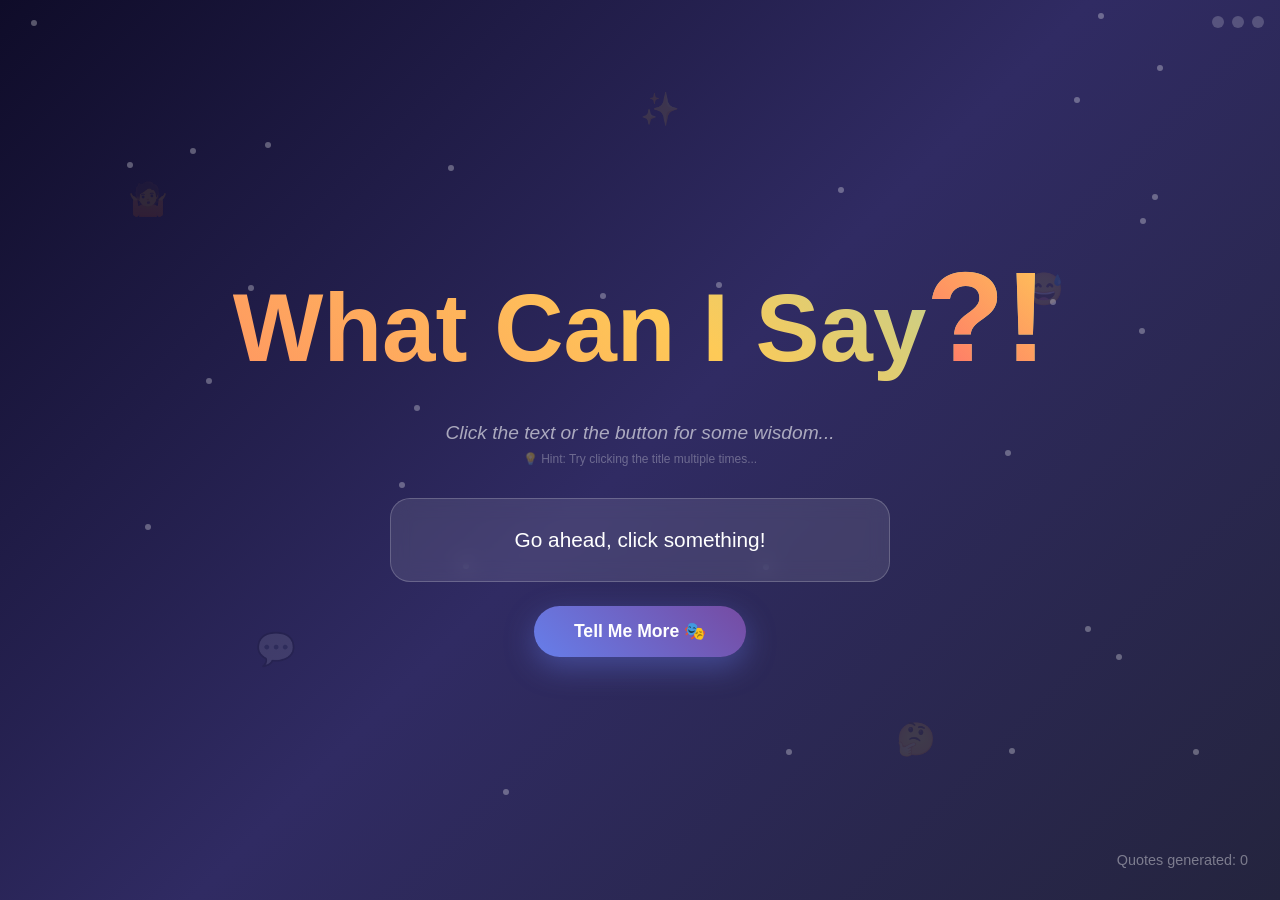
<file: recommend/What can I say？！.html>
<!DOCTYPE html>
<html lang="en">
<head>
    <meta charset="UTF-8">
    <meta name="viewport" content="width=device-width, initial-scale=1.0">
    <title>What Can I Say?!</title>
    <style>
        * {
            margin: 0;
            padding: 0;
            box-sizing: border-box;
        }

        body {
            min-height: 100vh;
            background: linear-gradient(135deg, #0f0c29, #302b63, #24243e);
            font-family: 'Segoe UI', Tahoma, Geneva, Verdana, sans-serif;
            overflow: hidden;
            display: flex;
            align-items: center;
            justify-content: center;
            cursor: default;
            transition: background 1s ease;
        }

        body.theme-unlocked {
            background: linear-gradient(135deg, #1a1a2e, #e94560, #16213e, #0f3460);
            background-size: 400% 400%;
            animation: epicGradient 5s ease infinite;
        }

        @keyframes epicGradient {
            0% { background-position: 0% 50%; }
            50% { background-position: 100% 50%; }
            100% { background-position: 0% 50%; }
        }

        .container {
            text-align: center;
            position: relative;
            z-index: 2;
        }

        .main-text {
            font-size: clamp(2rem, 8vw, 6rem);
            font-weight: 900;
            background: linear-gradient(45deg, #ff6b6b, #feca57, #48dbfb, #ff9ff3, #54a0ff);
            background-size: 400% 400%;
            -webkit-background-clip: text;
            background-clip: text;
            -webkit-text-fill-color: transparent;
            animation: gradientShift 3s ease infinite;
            text-shadow: none;
            user-select: none;
            transition: transform 0.3s ease;
            cursor: pointer;
            position: relative;
        }

        .main-text:hover {
            transform: scale(1.05);
        }

        .main-text.clicked {
            animation: shake 0.5s ease-in-out, gradientShift 3s ease infinite;
        }

        .secret-theme {
            display: none;
            flex-direction: column;
            align-items: center;
            gap: 1rem;
        }

        .secret-theme.active {
            display: flex;
            animation: revealTheme 1.5s ease-out;
        }

        @keyframes revealTheme {
            0% { opacity: 0; transform: scale(0.3) rotate(-180deg); }
            50% { opacity: 1; transform: scale(1.2) rotate(10deg); }
            100% { transform: scale(1) rotate(0deg); }
        }

        .man-text {
            font-size: clamp(3rem, 12vw, 8rem);
            font-weight: 900;
            color: #fff;
            text-shadow: 0 0 20px rgba(233, 69, 96, 0.8), 0 0 40px rgba(233, 69, 96, 0.6), 0 0 80px rgba(233, 69, 96, 0.4);
            animation: pulseGlow 2s ease-in-out infinite;
        }

        @keyframes pulseGlow {
            0%, 100% { text-shadow: 0 0 20px rgba(233, 69, 96, 0.8), 0 0 40px rgba(233, 69, 96, 0.6); }
            50% { text-shadow: 0 0 30px rgba(233, 69, 96, 1), 0 0 60px rgba(233, 69, 96, 0.8), 0 0 100px rgba(233, 69, 96, 0.6); }
        }

        .real-theme-text {
            font-size: clamp(1.5rem, 5vw, 3.5rem);
            font-weight: 700;
            background: linear-gradient(45deg, #feca57, #ff6b6b, #48dbfb, #ff9ff3);
            background-size: 300% 300%;
            -webkit-background-clip: text;
            background-clip: text;
            -webkit-text-fill-color: transparent;
            animation: gradientShift 2s ease infinite;
        }

        .subtitle-secret {
            color: rgba(255, 255, 255, 0.7);
            font-size: clamp(0.8rem, 2vw, 1.1rem);
            margin-top: 0.5rem;
            font-style: italic;
        }

        .back-btn {
            margin-top: 1.5rem;
            padding: 12px 30px;
            font-size: 1rem;
            color: #fff;
            background: linear-gradient(45deg, #e94560, #533483);
            border: none;
            border-radius: 50px;
            cursor: pointer;
            transition: all 0.3s ease;
            box-shadow: 0 8px 25px rgba(233, 69, 96, 0.4);
        }

        .back-btn:hover {
            transform: translateY(-3px);
            box-shadow: 0 12px 35px rgba(233, 69, 96, 0.6);
        }

        @keyframes gradientShift {
            0% { background-position: 0% 50%; }
            50% { background-position: 100% 50%; }
            100% { background-position: 0% 50%; }
        }

        @keyframes shake {
            0%, 100% { transform: translateX(0) rotate(0); }
            25% { transform: translateX(-10px) rotate(-5deg); }
            75% { transform: translateX(10px) rotate(5deg); }
        }

        .punctuation {
            font-size: clamp(2.5rem, 10vw, 8rem);
            display: inline-block;
            animation: bounce 2s ease-in-out infinite;
            background: linear-gradient(45deg, #ff6b6b, #feca57);
            -webkit-background-clip: text;
            background-clip: text;
            -webkit-text-fill-color: transparent;
        }

        @keyframes bounce {
            0%, 100% { transform: translateY(0); }
            50% { transform: translateY(-20px); }
        }

        .subtitle {
            color: rgba(255, 255, 255, 0.6);
            font-size: clamp(0.9rem, 2vw, 1.2rem);
            margin-top: 2rem;
            font-style: italic;
            animation: fadeInUp 1s ease 0.5s both;
        }

        .hint-text {
            color: rgba(255, 255, 255, 0.3);
            font-size: 0.75rem;
            margin-top: 0.5rem;
            animation: fadeInUp 1s ease 1s both;
            transition: opacity 0.3s;
        }

        .hint-text:hover {
            color: rgba(255, 255, 255, 0.6);
        }

        @keyframes fadeInUp {
            from { opacity: 0; transform: translateY(20px); }
            to { opacity: 1; transform: translateY(0); }
        }

        .response-box {
            margin-top: 2rem;
            padding: 1.5rem 2rem;
            background: rgba(255, 255, 255, 0.1);
            backdrop-filter: blur(10px);
            border-radius: 20px;
            border: 1px solid rgba(255, 255, 255, 0.2);
            min-height: 80px;
            display: flex;
            align-items: center;
            justify-content: center;
            transition: all 0.5s ease;
            max-width: 500px;
            margin-left: auto;
            margin-right: auto;
        }

        .response-text {
            color: #fff;
            font-size: clamp(1rem, 2.5vw, 1.3rem);
            line-height: 1.6;
            opacity: 0;
            transform: scale(0.8);
            transition: all 0.5s ease;
        }

        .response-text.visible {
            opacity: 1;
            transform: scale(1);
        }

        .btn-generate {
            margin-top: 1.5rem;
            padding: 15px 40px;
            font-size: 1.1rem;
            font-weight: 600;
            color: #fff;
            background: linear-gradient(45deg, #667eea, #764ba2);
            border: none;
            border-radius: 50px;
            cursor: pointer;
            transition: all 0.3s ease;
            box-shadow: 0 10px 30px rgba(102, 126, 234, 0.4);
            animation: fadeInUp 1s ease 0.8s both;
        }

        .btn-generate:hover {
            transform: translateY(-3px);
            box-shadow: 0 15px 40px rgba(102, 126, 234, 0.6);
        }

        .btn-generate:active {
            transform: translateY(0);
        }

        .counter {
            position: fixed;
            bottom: 2rem;
            right: 2rem;
            color: rgba(255, 255, 255, 0.4);
            font-size: 0.9rem;
        }

        .unlock-counter {
            position: fixed;
            top: 1rem;
            right: 1rem;
            display: flex;
            gap: 8px;
            z-index: 100;
        }

        .unlock-dot {
            width: 12px;
            height: 12px;
            border-radius: 50%;
            background: rgba(255, 255, 255, 0.2);
            transition: all 0.3s ease;
        }

        .unlock-dot.active {
            background: #e94560;
            box-shadow: 0 0 15px rgba(233, 69, 96, 0.8);
        }

        .particle {
            position: fixed;
            width: 6px;
            height: 6px;
            background: rgba(255, 255, 255, 0.3);
            border-radius: 50%;
            pointer-events: none;
        }

        .bg-emoji {
            position: fixed;
            font-size: 2rem;
            opacity: 0.1;
            pointer-events: none;
            animation: float 10s ease-in-out infinite;
        }

        @keyframes float {
            0%, 100% { transform: translateY(0) rotate(0deg); }
            50% { transform: translateY(-100px) rotate(180deg); }
        }

        .emoji-burst {
            position: fixed;
            font-size: 2rem;
            pointer-events: none;
            animation: burstUp 1s ease-out forwards;
        }

        @keyframes burstUp {
            0% { opacity: 1; transform: translateY(0) scale(1); }
            100% { opacity: 0; transform: translateY(-200px) scale(0); }
        }

        .mega-burst {
            position: fixed;
            font-size: 4rem;
            pointer-events: none;
            animation: megaBurst 2s ease-out forwards;
        }

        @keyframes megaBurst {
            0% { opacity: 1; transform: scale(1) rotate(0deg); }
            100% { opacity: 0; transform: scale(3) rotate(720deg) translateY(-300px); }
        }

        .screen-flash {
            position: fixed;
            top: 0;
            left: 0;
            width: 100%;
            height: 100%;
            background: white;
            opacity: 0;
            pointer-events: none;
            z-index: 1000;
        }

        .screen-flash.active {
            animation: flash 0.5s ease-out;
        }

        @keyframes flash {
            0% { opacity: 0.8; }
            100% { opacity: 0; }
        }

        @media (max-width: 600px) {
            .response-box {
                margin: 1rem;
                padding: 1rem;
            }
            .unlock-counter {
                top: 0.5rem;
                right: 0.5rem;
            }
        }
    </style>
</head>
<body>
    <div class="screen-flash" id="screenFlash"></div>
    
    <div class="bg-emoji" style="left: 10%; top: 20%; animation-delay: 0s;">🤷</div>
    <div class="bg-emoji" style="left: 80%; top: 30%; animation-delay: 2s;">😅</div>
    <div class="bg-emoji" style="left: 20%; top: 70%; animation-delay: 4s;">💬</div>
    <div class="bg-emoji" style="left: 70%; top: 80%; animation-delay: 6s;">🤔</div>
    <div class="bg-emoji" style="left: 50%; top: 10%; animation-delay: 3s;">✨</div>

    <div class="unlock-counter" id="unlockCounter">
        <div class="unlock-dot" id="dot1"></div>
        <div class="unlock-dot" id="dot2"></div>
        <div class="unlock-dot" id="dot3"></div>
    </div>

    <div class="container" id="mainContainer">
        <h1 class="main-text" id="mainText">What Can I Say<span class="punctuation">?!</span></h1>
        <p class="subtitle" id="subtitle">Click the text or the button for some wisdom...</p>
        <p class="hint-text" id="hintText">💡 Hint: Try clicking the title multiple times...</p>
        
        <div class="response-box" id="responseBox">
            <p class="response-text" id="responseText">Go ahead, click something!</p>
        </div>

        <button class="btn-generate" id="btnGenerate" onclick="generateResponse()">
            Tell Me More 🎭
        </button>
    </div>

    <div class="container secret-theme" id="secretTheme">
        <div class="man-text">MAN!</div>
        <div class="real-theme-text">What can I say!</div>
        <p class="subtitle-secret">🎤 The legendary phrase has been unlocked! 🎤</p>
        <p class="subtitle-secret" style="font-size: 0.9rem; margin-top: 0.5rem;">You've discovered the true meaning...</p>
        <button class="back-btn" onclick="goBack()">Go Back ↩</button>
    </div>

    <div class="counter">
        Quotes generated: <span id="quoteCount">0</span>
    </div>

    <script>
        const responses = [
            "Sometimes silence speaks louder than words... but not today! 🤫",
            "Life is short. Smile while you still have teeth! 😁",
            "I'm not lazy, I'm on energy-saving mode! 🔋",
            "Common sense is like deodorant. The people who need it most never use it! 🤦",
            "I'm not arguing, I'm just explaining why I'm right! 😤",
            "The best things in life are free... except for Wi-Fi! 📶",
            "I'm on a seafood diet. I see food and I eat it! 🍕",
            "My bed is a magical place where I suddenly remember everything I forgot to do! 🛏️",
            "I'm not weird. I'm limited edition! ⭐",
            "Adulting is like folding a fitted sheet. No one really knows how! 🤯",
            "I need a six-month vacation, twice a year! ✈️",
            "My wallet is like an onion. Opening it makes me cry! 😢",
            "I followed my heart, and it led me to the fridge! 🧊",
            "I'm not procrastinating. I'm doing my part in delaying the inevitable! ⏰",
            "Life gives you lemons? Just add vodka! 🍋",
            "I'm not short, I'm fun-sized! 🎁",
            "The circles under my eyes are Chanel! 👁️",
            "I don't need a hairstylist, my pillow gives me a new style every morning! 💇",
            "I'm not late, I'm running on island time! 🏝️",
            "My brain has too many tabs open! 🧠",
            "Chocolate doesn't ask questions, chocolate understands! 🍫",
            "I'm not clumsy. The floor just hates me! 💥",
            "I put the 'Pro' in procrastinate! 🏆",
            "Error 404: Motivation not found! 🖥️",
            "I'm not weird, I'm a limited edition collector's item! 🦄"
        ];

        const emojis = ['🤷', '😂', '🤣', '😅', '🙄', '😏', '🫠', '🤪', '😈', '💀', '👀', '✨', '🎭', '🃏', '🎪'];
        const megaEmojis = ['🎉', '🎊', '🏆', '⭐', '🌟', '💫', '🎆', '🎇', '🔥', '💥'];

        let quoteCount = 0;
        let lastResponseIndex = -1;
        let secretClickCount = 0;
        let lastClickTime = 0;
        let secretUnlocked = false;

        setTimeout(() => {
            const responseText = document.getElementById('responseText');
            responseText.classList.add('visible');
        }, 1000);

        function updateUnlockDots() {
            document.getElementById('dot1').className = 'unlock-dot' + (secretClickCount >= 1 ? ' active' : '');
            document.getElementById('dot2').className = 'unlock-dot' + (secretClickCount >= 2 ? ' active' : '');
            document.getElementById('dot3').className = 'unlock-dot' + (secretClickCount >= 3 ? ' active' : '');
        }

        function handleSecretClick() {
            const now = Date.now();
            const timeDiff = now - lastClickTime;
            lastClickTime = now;

            if (timeDiff < 600) {
                secretClickCount++;
            } else {
                secretClickCount = 1;
            }

            updateUnlockDots();

            if (secretClickCount >= 3 && !secretUnlocked) {
                unlockSecretTheme();
            }
        }

        function unlockSecretTheme() {
            secretUnlocked = true;
            
            const flash = document.getElementById('screenFlash');
            flash.classList.add('active');
            setTimeout(() => flash.classList.remove('active'), 500);

            document.body.classList.add('theme-unlocked');

            for (let i = 0; i < 20; i++) {
                setTimeout(() => {
                    createMegaBurst();
                }, i * 100);
            }

            setTimeout(() => {
                document.getElementById('mainContainer').style.display = 'none';
                document.getElementById('secretTheme').classList.add('active');
            }, 800);

            setTimeout(() => {
                document.getElementById('unlockCounter').style.display = 'none';
            }, 1000);
        }

        function goBack() {
            secretClickCount = 0;
            secretUnlocked = false;
            document.body.classList.remove('theme-unlocked');
            document.getElementById('secretTheme').classList.remove('active');
            document.getElementById('mainContainer').style.display = 'block';
            document.getElementById('unlockCounter').style.display = 'flex';
            updateUnlockDots();
        }

        function generateResponse() {
            const responseText = document.getElementById('responseText');
            const mainText = document.getElementById('mainText');
            
            mainText.classList.remove('clicked');
            void mainText.offsetWidth;
            mainText.classList.add('clicked');

            responseText.classList.remove('visible');

            let newIndex;
            do {
                newIndex = Math.floor(Math.random() * responses.length);
            } while (newIndex === lastResponseIndex && responses.length > 1);
            lastResponseIndex = newIndex;

            setTimeout(() => {
                responseText.textContent = responses[newIndex];
                responseText.classList.add('visible');
            }, 300);

            quoteCount++;
            document.getElementById('quoteCount').textContent = quoteCount;

            createEmojiBurst();
        }

        function createEmojiBurst() {
            const emoji = emojis[Math.floor(Math.random() * emojis.length)];
            const burst = document.createElement('div');
            burst.className = 'emoji-burst';
            burst.textContent = emoji;
            burst.style.left = Math.random() * 80 + 10 + '%';
            burst.style.top = Math.random() * 40 + 50 + '%';
            document.body.appendChild(burst);
            
            setTimeout(() => burst.remove(), 1000);
        }

        function createMegaBurst() {
            const emoji = megaEmojis[Math.floor(Math.random() * megaEmojis.length)];
            const burst = document.createElement('div');
            burst.className = 'mega-burst';
            burst.textContent = emoji;
            burst.style.left = Math.random() * 80 + 10 + '%';
            burst.style.top = Math.random() * 60 + 20 + '%';
            document.body.appendChild(burst);
            
            setTimeout(() => burst.remove(), 2000);
        }

        document.getElementById('mainText').addEventListener('click', function() {
            generateResponse();
            handleSecretClick();
        });

        document.addEventListener('keydown', (e) => {
            if (e.code === 'Space' || e.code === 'Enter') {
                e.preventDefault();
                generateResponse();
                handleSecretClick();
            }
        });

        function createParticles() {
            for (let i = 0; i < 30; i++) {
                const particle = document.createElement('div');
                particle.className = 'particle';
                particle.style.left = Math.random() * 100 + '%';
                particle.style.top = Math.random() * 100 + '%';
                particle.style.animationDelay = Math.random() * 5 + 's';
                particle.style.animation = `float ${5 + Math.random() * 10}s ease-in-out infinite`;
                document.body.appendChild(particle);
            }
        }

        createParticles();
    </script>
</body>
</html>
</file>
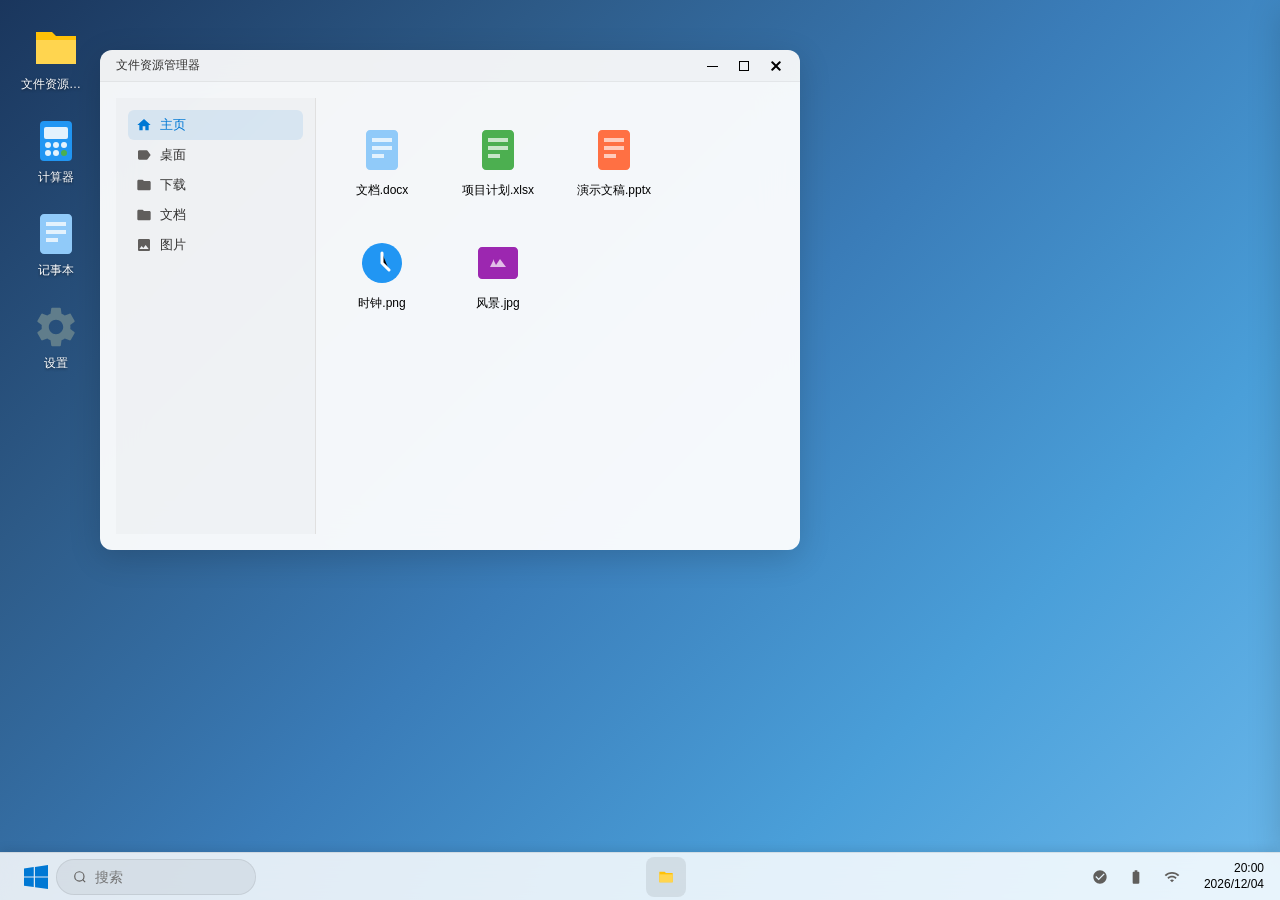
<file: recommend/Windows模拟器.html>
<!DOCTYPE html>
<html lang="zh-CN">
<head>
    <meta charset="UTF-8">
    <meta name="viewport" content="width=device-width, initial-scale=1.0">
    <title>Windows 11 模拟器</title>
    <style>
        * {
            margin: 0;
            padding: 0;
            box-sizing: border-box;
            font-family: 'Segoe UI', 'Microsoft YaHei', sans-serif;
            user-select: none;
        }
        
        :root {
            --accent-color: #0078d4;
            --accent-hover: #006cc1;
            --text-color: #323130;
            --text-secondary: #605e5c;
            --background: #f3f3f3;
            --card-bg: rgba(255, 255, 255, 0.85);
            --border-color: #e0e0e0;
            --shadow-sm: 0 2px 8px rgba(0, 0, 0, 0.08);
            --shadow-md: 0 4px 16px rgba(0, 0, 0, 0.12);
            --shadow-lg: 0 8px 32px rgba(0, 0, 0, 0.16);
            --radius-sm: 6px;
            --radius-md: 8px;
            --radius-lg: 12px;
            --radius-xl: 16px;
        }
        
        body {
            width: 100vw;
            height: 100vh;
            overflow: hidden;
            background: linear-gradient(135deg, #89CFF0 0%, #A7C7E7 25%, #B4D7E8 50%, #C2E0F0 75%, #D1E9F5 100%);
            background-size: cover;
            background-position: center;
        }
        
        .desktop {
            width: 100%;
            height: 100%;
            display: flex;
            flex-direction: column;
            position: relative;
        }
        
        .desktop-bg {
            position: absolute;
            width: 100%;
            height: 100%;
            background: linear-gradient(135deg, #1a365d 0%, #2d5a87 25%, #3a7cb8 50%, #4a9fd9 75%, #6ab7ea 100%);
            z-index: 0;
        }
        
        .taskbar {
            position: fixed;
            bottom: 0;
            left: 0;
            right: 0;
            height: 48px;
            background: rgba(255, 255, 255, 0.85);
            backdrop-filter: blur(20px);
            -webkit-backdrop-filter: blur(20px);
            border-top: 1px solid rgba(0, 0, 0, 0.08);
            display: flex;
            align-items: center;
            justify-content: center;
            z-index: 1000;
            padding: 0 16px;
            box-shadow: 0 -2px 10px rgba(0, 0, 0, 0.1);
        }
        
        .taskbar-left {
            display: flex;
            align-items: center;
            margin-right: auto;
        }
        
        .taskbar-center {
            display: flex;
            align-items: center;
            gap: 8px;
        }
        
        .taskbar-right {
            display: flex;
            align-items: center;
            margin-left: auto;
            gap: 8px;
        }
        
        .start-button {
            width: 40px;
            height: 40px;
            border-radius: var(--radius-md);
            background: transparent;
            border: none;
            cursor: pointer;
            display: flex;
            align-items: center;
            justify-content: center;
            transition: background 0.2s;
        }
        
        .start-button:hover {
            background: rgba(0, 0, 0, 0.05);
        }
        
        .start-button:active {
            background: rgba(0, 0, 0, 0.1);
        }
        
        .windows-logo {
            width: 24px;
            height: 24px;
        }
        
        .search-box {
            height: 36px;
            width: 200px;
            background: rgba(0, 0, 0, 0.05);
            border-radius: 18px;
            border: 1px solid rgba(0, 0, 0, 0.08);
            padding: 0 16px;
            font-size: 14px;
            display: flex;
            align-items: center;
            gap: 8px;
            color: var(--text-secondary);
        }
        
        .search-box input {
            border: none;
            background: transparent;
            width: 100%;
            font-size: 14px;
            color: var(--text-color);
            outline: none;
        }
        
        .taskbar-app {
            width: 40px;
            height: 40px;
            border-radius: var(--radius-md);
            background: transparent;
            border: none;
            cursor: pointer;
            display: flex;
            align-items: center;
            justify-content: center;
            transition: background 0.2s;
        }
        
        .taskbar-app:hover {
            background: rgba(0, 0, 0, 0.05);
        }
        
        .taskbar-app.active {
            background: rgba(0, 0, 0, 0.08);
        }
        
        .system-tray {
            display: flex;
            align-items: center;
            gap: 4px;
            padding: 0 8px;
            height: 100%;
        }
        
        .system-tray-item {
            width: 32px;
            height: 32px;
            border-radius: var(--radius-sm);
            display: flex;
            align-items: center;
            justify-content: center;
            cursor: pointer;
            transition: background 0.2s;
        }
        
        .system-tray-item:hover {
            background: rgba(0, 0, 0, 0.05);
        }
        
        .time-display {
            font-size: 12px;
            text-align: right;
            line-height: 1.3;
        }
        
        .desktop-icons {
            position: absolute;
            top: 16px;
            left: 16px;
            display: grid;
            grid-template-columns: repeat(auto-fill, 80px);
            gap: 8px;
            z-index: 10;
        }
        
        .desktop-icon {
            display: flex;
            flex-direction: column;
            align-items: center;
            padding: 8px;
            border-radius: var(--radius-sm);
            cursor: pointer;
            transition: background 0.2s;
        }
        
        .desktop-icon:hover {
            background: rgba(255, 255, 255, 0.2);
        }
        
        .desktop-icon:active {
            background: rgba(255, 255, 255, 0.3);
        }
        
        .desktop-icon-image {
            width: 48px;
            height: 48px;
            margin-bottom: 4px;
            display: flex;
            align-items: center;
            justify-content: center;
        }
        
        .desktop-icon-text {
            font-size: 12px;
            color: white;
            text-shadow: 0 1px 3px rgba(0, 0, 0, 0.5);
            text-align: center;
            max-width: 70px;
            white-space: nowrap;
            overflow: hidden;
            text-overflow: ellipsis;
        }
        
        .start-menu {
            position: fixed;
            bottom: 56px;
            left: 50%;
            transform: translateX(-50%);
            width: 600px;
            height: 500px;
            background: rgba(255, 255, 255, 0.95);
            backdrop-filter: blur(20px);
            -webkit-backdrop-filter: blur(20px);
            border-radius: var(--radius-lg);
            box-shadow: var(--shadow-lg);
            z-index: 999;
            display: none;
            flex-direction: column;
            overflow: hidden;
            animation: fadeIn 0.2s ease;
        }
        
        @keyframes fadeIn {
            from { opacity: 0; transform: translateX(-50%) translateY(10px); }
            to { opacity: 1; transform: translateX(-50%) translateY(0); }
        }
        
        .start-menu.visible {
            display: flex;
        }
        
        .search-container {
            padding: 16px 24px 8px;
        }
        
        .search-input {
            width: 100%;
            height: 40px;
            border-radius: 20px;
            border: 1px solid var(--border-color);
            padding: 0 16px;
            font-size: 14px;
            background: rgba(0, 0, 0, 0.03);
            outline: none;
            transition: border 0.2s;
        }
        
        .search-input:focus {
            border-color: var(--accent-color);
            box-shadow: 0 0 0 2px rgba(0, 120, 212, 0.2);
        }
        
        .start-menu-content {
            display: flex;
            flex: 1;
            padding: 16px;
            gap: 16px;
        }
        
        .pinned-apps {
            flex: 1;
        }
        
        .recommended {
            flex: 1;
        }
        
        .section-title {
            font-size: 14px;
            font-weight: 600;
            margin-bottom: 12px;
            color: var(--text-color);
        }
        
        .pinned-grid {
            display: grid;
            grid-template-columns: repeat(4, 1fr);
            gap: 8px;
        }
        
        .pinned-app {
            display: flex;
            flex-direction: column;
            align-items: center;
            padding: 12px 8px;
            border-radius: var(--radius-sm);
            cursor: pointer;
            transition: background 0.2s;
        }
        
        .pinned-app:hover {
            background: rgba(0, 0, 0, 0.05);
        }
        
        .pinned-app-image {
            width: 32px;
            height: 32px;
            margin-bottom: 6px;
            display: flex;
            align-items: center;
            justify-content: center;
        }
        
        .pinned-app-text {
            font-size: 12px;
            text-align: center;
            color: var(--text-color);
        }
        
        .recommended-list {
            display: flex;
            flex-direction: column;
            gap: 4px;
        }
        
        .recommended-item {
            display: flex;
            align-items: center;
            gap: 12px;
            padding: 8px 12px;
            border-radius: var(--radius-sm);
            cursor: pointer;
            transition: background 0.2s;
        }
        
        .recommended-item:hover {
            background: rgba(0, 0, 0, 0.05);
        }
        
        .recommended-image {
            width: 24px;
            height: 24px;
            background: linear-gradient(135deg, #0078d4, #50e6ff);
            border-radius: 4px;
            display: flex;
            align-items: center;
            justify-content: center;
            color: white;
            font-size: 12px;
            font-weight: bold;
        }
        
        .recommended-info {
            flex: 1;
        }
        
        .recommended-name {
            font-size: 13px;
            color: var(--text-color);
        }
        
        .recommended-time {
            font-size: 12px;
            color: var(--text-secondary);
        }
        
        .window {
            position: absolute;
            min-width: 400px;
            min-height: 300px;
            background: rgba(255, 255, 255, 0.95);
            backdrop-filter: blur(20px);
            -webkit-backdrop-filter: blur(20px);
            border-radius: var(--radius-lg);
            box-shadow: var(--shadow-md);
            z-index: 100;
            overflow: hidden;
            display: flex;
            flex-direction: column;
        }
        
        .window.maximized {
            top: 0 !important;
            left: 0 !important;
            width: 100% !important;
            height: calc(100% - 48px) !important;
            border-radius: 0;
        }
        
        .window.active {
            box-shadow: var(--shadow-lg);
        }
        
        .window-header {
            height: 32px;
            display: flex;
            align-items: center;
            padding: 0 8px;
            background: rgba(0, 0, 0, 0.02);
            border-bottom: 1px solid rgba(0, 0, 0, 0.05);
            cursor: default;
        }
        
        .window-title {
            flex: 1;
            font-size: 12px;
            color: var(--text-color);
            padding: 0 8px;
            white-space: nowrap;
            overflow: hidden;
            text-overflow: ellipsis;
        }
        
        .window-controls {
            display: flex;
            margin-left: auto;
        }
        
        .window-control {
            width: 32px;
            height: 32px;
            display: flex;
            align-items: center;
            justify-content: center;
            cursor: pointer;
            transition: background 0.1s;
        }
        
        .window-control:hover {
            background: rgba(0, 0, 0, 0.05);
        }
        
        .window-control.minimize:hover {
            background: rgba(0, 0, 0, 0.1);
        }
        
        .window-control.maximize:hover {
            background: rgba(0, 0, 0, 0.1);
        }
        
        .window-control.close:hover {
            background: #e81123;
            color: white;
        }
        
        .window-control svg {
            width: 16px;
            height: 16px;
        }
        
        .window-content {
            flex: 1;
            padding: 16px;
            overflow: auto;
        }
        
        .context-menu {
            position: fixed;
            background: rgba(255, 255, 255, 0.95);
            backdrop-filter: blur(20px);
            -webkit-backdrop-filter: blur(20px);
            border-radius: var(--radius-md);
            box-shadow: var(--shadow-md);
            padding: 4px;
            min-width: 200px;
            z-index: 1000;
            display: none;
            animation: fadeIn 0.1s ease;
        }
        
        .context-menu.visible {
            display: block;
        }
        
        .context-menu-item {
            padding: 8px 16px;
            font-size: 13px;
            border-radius: var(--radius-sm);
            cursor: pointer;
            display: flex;
            align-items: center;
            gap: 12px;
            transition: background 0.1s;
        }
        
        .context-menu-item:hover {
            background: rgba(0, 120, 212, 0.1);
            color: var(--accent-color);
        }
        
        .context-menu-separator {
            height: 1px;
            background: var(--border-color);
            margin: 4px 0;
        }
        
        .notification-center {
            position: fixed;
            right: 0;
            top: 0;
            bottom: 48px;
            width: 380px;
            background: rgba(255, 255, 255, 0.95);
            backdrop-filter: blur(20px);
            -webkit-backdrop-filter: blur(20px);
            box-shadow: var(--shadow-lg);
            z-index: 998;
            transform: translateX(100%);
            transition: transform 0.3s ease;
            display: flex;
            flex-direction: column;
        }
        
        .notification-center.visible {
            transform: translateX(0);
        }
        
        .notification-header {
            padding: 16px 24px;
            border-bottom: 1px solid var(--border-color);
            display: flex;
            justify-content: space-between;
            align-items: center;
        }
        
        .notification-title {
            font-size: 14px;
            font-weight: 600;
            color: var(--text-color);
        }
        
        .notification-content {
            flex: 1;
            padding: 16px;
            overflow: auto;
        }
        
        .notification-card {
            background: rgba(0, 0, 0, 0.03);
            border-radius: var(--radius-md);
            padding: 16px;
            margin-bottom: 8px;
        }
        
        .notification-card-title {
            font-size: 13px;
            font-weight: 600;
            margin-bottom: 4px;
            color: var(--text-color);
        }
        
        .notification-card-text {
            font-size: 12px;
            color: var(--text-secondary);
            line-height: 1.4;
        }
        
        .quick-actions {
            padding: 16px;
            border-top: 1px solid var(--border-color);
        }
        
        .quick-actions-grid {
            display: grid;
            grid-template-columns: repeat(3, 1fr);
            gap: 8px;
        }
        
        .quick-action {
            display: flex;
            flex-direction: column;
            align-items: center;
            padding: 12px 8px;
            border-radius: var(--radius-sm);
            cursor: pointer;
            transition: background 0.2s;
            background: rgba(0, 0, 0, 0.03);
        }
        
        .quick-action:hover {
            background: rgba(0, 0, 0, 0.06);
        }
        
        .quick-action-icon {
            width: 24px;
            height: 24px;
            margin-bottom: 4px;
        }
        
        .quick-action-text {
            font-size: 11px;
            color: var(--text-secondary);
            text-align: center;
        }
        
        .file-explorer {
            display: flex;
            height: 100%;
        }
        
        .file-sidebar {
            width: 200px;
            background: rgba(0, 0, 0, 0.02);
            border-right: 1px solid var(--border-color);
            padding: 12px;
        }
        
        .file-content {
            flex: 1;
            padding: 16px;
        }
        
        .sidebar-item {
            display: flex;
            align-items: center;
            gap: 8px;
            padding: 6px 8px;
            border-radius: var(--radius-sm);
            cursor: pointer;
            font-size: 13px;
            color: var(--text-color);
            transition: background 0.1s;
        }
        
        .sidebar-item:hover {
            background: rgba(0, 0, 0, 0.05);
        }
        
        .sidebar-item.active {
            background: rgba(0, 120, 212, 0.1);
            color: var(--accent-color);
        }
        
        .file-grid {
            display: grid;
            grid-template-columns: repeat(auto-fill, 100px);
            gap: 16px;
        }
        
        .file-item {
            display: flex;
            flex-direction: column;
            align-items: center;
            padding: 12px;
            border-radius: var(--radius-sm);
            cursor: pointer;
            transition: background 0.1s;
        }
        
        .file-item:hover {
            background: rgba(0, 0, 0, 0.03);
        }
        
        .file-item-image {
            width: 48px;
            height: 48px;
            margin-bottom: 8px;
            display: flex;
            align-items: center;
            justify-content: center;
        }
        
        .file-item-text {
            font-size: 12px;
            text-align: center;
            max-width: 80px;
            white-space: nowrap;
            overflow: hidden;
            text-overflow: ellipsis;
        }
        
        .calculator {
            display: flex;
            flex-direction: column;
            height: 100%;
        }
        
        .calc-display {
            padding: 16px 24px;
            text-align: right;
            background: rgba(0, 0, 0, 0.02);
            border-bottom: 1px solid var(--border-color);
        }
        
        .calc-previous {
            font-size: 14px;
            color: var(--text-secondary);
            height: 20px;
        }
        
        .calc-current {
            font-size: 32px;
            font-weight: 300;
            color: var(--text-color);
            margin-top: 4px;
        }
        
        .calc-buttons {
            display: grid;
            grid-template-columns: repeat(4, 1fr);
            gap: 2px;
            padding: 8px;
            flex: 1;
        }
        
        .calc-btn {
            background: rgba(0, 0, 0, 0.03);
            border: none;
            font-size: 18px;
            cursor: pointer;
            border-radius: var(--radius-sm);
            transition: background 0.1s;
            display: flex;
            align-items: center;
            justify-content: center;
            padding: 16px;
        }
        
        .calc-btn:hover {
            background: rgba(0, 0, 0, 0.06);
        }
        
        .calc-btn.operator {
            background: rgba(0, 120, 212, 0.1);
            color: var(--accent-color);
        }
        
        .calc-btn.operator:hover {
            background: rgba(0, 120, 212, 0.2);
        }
        
        .calc-btn.equals {
            background: var(--accent-color);
            color: white;
        }
        
        .calc-btn.equals:hover {
            background: var(--accent-hover);
        }
        
        @media (max-width: 768px) {
            .start-menu {
                width: 90%;
                height: 60vh;
            }
            
            .window {
                min-width: 300px;
                min-height: 250px;
            }
            
            .taskbar {
                height: 44px;
            }
            
            .notification-center {
                width: 100%;
            }
            
            .file-explorer {
                flex-direction: column;
            }
            
            .file-sidebar {
                width: 100%;
                border-right: none;
                border-bottom: 1px solid var(--border-color);
            }
            
            .pinned-grid {
                grid-template-columns: repeat(3, 1fr);
            }
        }
        
        @media (max-width: 480px) {
            .search-box {
                width: 150px;
            }
            
            .desktop-icons {
                grid-template-columns: repeat(auto-fill, 70px);
            }
        }
    </style>
</head>
<body>
    <div class="desktop">
        <div class="desktop-bg"></div>
        
        <div class="desktop-icons">
            <div class="desktop-icon" data-app="explorer">
                <div class="desktop-icon-image">
                    <svg viewBox="0 0 48 48" width="48" height="48">
                        <path d="M4 8h16l4 4h20v28H4z" fill="#FFC107"/>
                        <path d="M4 16h40v24H4z" fill="#FFD54F"/>
                    </svg>
                </div>
                <div class="desktop-icon-text">文件资源管理器</div>
            </div>
            <div class="desktop-icon" data-app="calculator">
                <div class="desktop-icon-image">
                    <svg viewBox="0 0 48 48" width="48" height="48">
                        <rect x="8" y="4" width="32" height="40" rx="4" fill="#2196F3"/>
                        <rect x="12" y="10" width="24" height="12" rx="2" fill="#E3F2FD"/>
                        <circle cx="16" cy="28" r="3" fill="#E3F2FD"/>
                        <circle cx="24" cy="28" r="3" fill="#E3F2FD"/>
                        <circle cx="32" cy="28" r="3" fill="#E3F2FD"/>
                        <circle cx="16" cy="36" r="3" fill="#E3F2FD"/>
                        <circle cx="24" cy="36" r="3" fill="#E3F2FD"/>
                        <circle cx="32" cy="36" r="3" fill="#4CAF50"/>
                    </svg>
                </div>
                <div class="desktop-icon-text">计算器</div>
            </div>
            <div class="desktop-icon" data-app="notepad">
                <div class="desktop-icon-image">
                    <svg viewBox="0 0 48 48" width="48" height="48">
                        <path d="M36 4H12c-2.2 0-4 1.8-4 4v32c0 2.2 1.8 4 4 4h24c2.2 0 4-1.8 4-4V8c0-2.2-1.8-4-4-4z" fill="#90CAF9"/>
                        <path d="M14 12h20v4H14z" fill="#E3F2FD"/>
                        <path d="M14 20h20v4H14z" fill="#E3F2FD"/>
                        <path d="M14 28h12v4H14z" fill="#E3F2FD"/>
                    </svg>
                </div>
                <div class="desktop-icon-text">记事本</div>
            </div>
            <div class="desktop-icon" data-app="settings">
                <div class="desktop-icon-image">
                    <svg viewBox="0 0 24 24" width="48" height="48">
                        <path d="M19.14 12.94c.04-.3.06-.61.06-.94 0-.32-.02-.64-.07-.94l2.03-1.58c.18-.14.23-.41.12-.61l-1.92-3.32c-.12-.22-.37-.29-.59-.22l-2.39.96c-.5-.38-1.03-.7-1.62-.94l-.36-2.54c-.04-.24-.24-.41-.48-.41h-3.84c-.24 0-.43.17-.47.41l-.36 2.54c-.59.24-1.13.57-1.62.94l-2.39-.96c-.22-.08-.47 0-.59.22L2.74 8.87c-.12.21-.08.47.12.61l2.03 1.58c-.05.3-.07.62-.07.94s.02.64.07.94l-2.03 1.58c-.18.14-.23.41-.12.61l1.92 3.32c.12.22.37.29.59.22l2.39-.96c.5.38 1.03.7 1.62.94l.36 2.54c.05.24.24.41.48.41h3.84c.24 0 .44-.17.47-.41l.36-2.54c.59-.24 1.13-.56 1.62-.94l2.39.96c.22.08.47 0 .59-.22l1.92-3.32c.12-.22.07-.47-.12-.61l-2.01-1.58zM12 15.6c-1.98 0-3.6-1.62-3.6-3.6s1.62-3.6 3.6-3.6 3.6 1.62 3.6 3.6-1.62 3.6-3.6 3.6z" fill="#607D8B"/>
                    </svg>
                </div>
                <div class="desktop-icon-text">设置</div>
            </div>
        </div>
        
        <div id="windows-container"></div>
        
        <div class="taskbar">
            <div class="taskbar-left">
                <button class="start-button" id="start-button">
                    <svg class="windows-logo" viewBox="0 0 24 24" fill="#0078d4">
                        <path d="M0 3.449L9.75 2.1v9.451H0m10.949-9.602L24 0v11.4H10.949M0 12.6h9.75v9.451L0 20.699M10.949 12.6H24V24l-12.9-1.801"/>
                    </svg>
                </button>
                <div class="search-box">
                    <svg width="16" height="16" viewBox="0 0 24 24" fill="none" stroke="#605e5c" stroke-width="2">
                        <circle cx="11" cy="11" r="8"/>
                        <line x1="21" y1="21" x2="16.65" y2="16.65"/>
                    </svg>
                    <input type="text" placeholder="搜索" id="search-input">
                </div>
            </div>
            <div class="taskbar-center" id="taskbar-apps">
            </div>
            <div class="taskbar-right">
                <div class="system-tray" id="system-tray">
                    <div class="system-tray-item">
                        <svg width="16" height="16" viewBox="0 0 24 24" fill="#605e5c">
                            <path d="M12 2C6.48 2 2 6.48 2 12s4.48 10 10 10 10-4.48 10-10S17.52 2 12 2zm-2 15l-5-5 1.41-1.41L10 14.17l7.59-7.59L19 8l-9 9z"/>
                        </svg>
                    </div>
                    <div class="system-tray-item">
                        <svg width="16" height="16" viewBox="0 0 24 24" fill="#605e5c">
                            <path d="M15.67 4H14V2h-4v2H8.33C7.6 4 7 4.6 7 5.33v15.33C7 21.4 7.6 22 8.33 22h7.33c.74 0 1.34-.6 1.34-1.33V5.33C17 4.6 16.4 4 15.67 4z"/>
                        </svg>
                    </div>
                    <div class="system-tray-item">
                        <svg width="16" height="16" viewBox="0 0 24 24" fill="#605e5c">
                            <path d="M1 9l2 2c4.97-4.97 13.03-4.97 18 0l2-2C16.93 2.93 7.08 2.93 1 9zm8 8l3 3 3-3c-1.65-1.66-4.34-1.66-6 0zm-4-4l2 2c2.76-2.76 7.24-2.76 10 0l2-2C15.14 9.14 8.87 9.14 5 13z"/>
                        </svg>
                    </div>
                </div>
                <div class="time-display" id="time-display">
                    <div id="current-time">09:41</div>
                    <div id="current-date">2024/1/1</div>
                </div>
            </div>
        </div>
    </div>
    
    <div class="start-menu" id="start-menu">
        <div class="search-container">
            <input type="text" class="search-input" placeholder="输入搜索内容" id="start-search">
        </div>
        <div class="start-menu-content">
            <div class="pinned-apps">
                <div class="section-title">已固定</div>
                <div class="pinned-grid">
                    <div class="pinned-app" data-app="explorer">
                        <div class="pinned-app-image">
                            <svg width="24" height="24" viewBox="0 0 48 48">
                                <path d="M4 8h16l4 4h20v28H4z" fill="#FFC107"/>
                                <path d="M4 16h40v24H4z" fill="#FFD54F"/>
                            </svg>
                        </div>
                        <div class="pinned-app-text">文件资源管理器</div>
                    </div>
                    <div class="pinned-app" data-app="calculator">
                        <div class="pinned-app-image">
                            <svg width="24" height="24" viewBox="0 0 48 48">
                                <rect x="8" y="4" width="32" height="40" rx="4" fill="#2196F3"/>
                                <rect x="12" y="10" width="24" height="12" rx="2" fill="#E3F2FD"/>
                                <circle cx="16" cy="28" r="3" fill="#E3F2FD"/>
                                <circle cx="24" cy="28" r="3" fill="#E3F2FD"/>
                                <circle cx="32" cy="28" r="3" fill="#E3F2FD"/>
                                <circle cx="16" cy="36" r="3" fill="#E3F2FD"/>
                                <circle cx="24" cy="36" r="3" fill="#E3F2FD"/>
                                <circle cx="32" cy="36" r="3" fill="#4CAF50"/>
                            </svg>
                        </div>
                        <div class="pinned-app-text">计算器</div>
                    </div>
                    <div class="pinned-app" data-app="notepad">
                        <div class="pinned-app-image">
                            <svg width="24" height="24" viewBox="0 0 48 48">
                                <path d="M36 4H12c-2.2 0-4 1.8-4 4v32c0 2.2 1.8 4 4 4h24c2.2 0 4-1.8 4-4V8c0-2.2-1.8-4-4-4z" fill="#90CAF9"/>
                                <path d="M14 12h20v4H14z" fill="#E3F2FD"/>
                                <path d="M14 20h20v4H14z" fill="#E3F2FD"/>
                                <path d="M14 28h12v4H14z" fill="#E3F2FD"/>
                            </svg>
                        </div>
                        <div class="pinned-app-text">记事本</div>
                    </div>
                    <div class="pinned-app" data-app="settings">
                        <div class="pinned-app-image">
                            <svg width="24" height="24" viewBox="0 0 24 24">
                                <path d="M19.14 12.94c.04-.3.06-.61.06-.94 0-.32-.02-.64-.07-.94l2.03-1.58c.18-.14.23-.41.12-.61l-1.92-3.32c-.12-.22-.37-.29-.59-.22l-2.39.96c-.5-.38-1.03-.7-1.62-.94l-.36-2.54c-.04-.24-.24-.41-.48-.41h-3.84c-.24 0-.43.17-.47.41l-.36 2.54c-.59.24-1.13.57-1.62.94l-2.39-.96c-.22-.08-.47 0-.59.22L2.74 8.87c-.12.21-.08.47.12.61l2.03 1.58c-.05.3-.07.62-.07.94s.02.64.07.94l-2.03 1.58c-.18.14-.23.41-.12.61l1.92 3.32c.12.22.37.29.59.22l2.39-.96c.5.38 1.03.7 1.62.94l.36 2.54c.05.24.24.41.48.41h3.84c.24 0 .44-.17.47-.41l.36-2.54c.59-.24 1.13-.56 1.62-.94l2.39.96c.22.08.47 0 .59-.22l1.92-3.32c.12-.22.07-.47-.12-.61l-2.01-1.58zM12 15.6c-1.98 0-3.6-1.62-3.6-3.6s1.62-3.6 3.6-3.6 3.6 1.62 3.6 3.6-1.62 3.6-3.6 3.6z" fill="#607D8B"/>
                            </svg>
                        </div>
                        <div class="pinned-app-text">设置</div>
                    </div>
                </div>
            </div>
            <div class="recommended">
                <div class="section-title">推荐</div>
                <div class="recommended-list">
                    <div class="recommended-item">
                        <div class="recommended-image">W</div>
                        <div class="recommended-info">
                            <div class="recommended-name">文档.docx</div>
                            <div class="recommended-time">刚刚</div>
                        </div>
                    </div>
                    <div class="recommended-item">
                        <div class="recommended-image">W</div>
                        <div class="recommended-info">
                            <div class="recommended-name">项目计划.xlsx</div>
                            <div class="recommended-time">2小时前</div>
                        </div>
                    </div>
                    <div class="recommended-item">
                        <div class="recommended-image">W</div>
                        <div class="recommended-info">
                            <div class="recommended-name">演示文稿.pptx</div>
                            <div class="recommended-time">昨天</div>
                        </div>
                    </div>
                </div>
            </div>
        </div>
    </div>
    
    <div class="notification-center" id="notification-center">
        <div class="notification-header">
            <div class="notification-title">通知</div>
            <div class="quick-actions-grid">
                <div class="quick-action">
                    <svg class="quick-action-icon" width="24" height="24" viewBox="0 0 24 24" fill="#0078d4">
                        <path d="M12 2C6.48 2 2 6.48 2 12s4.48 10 10 10 10-4.48 10-10S17.52 2 12 2zm-2 15l-5-5 1.41-1.41L10 14.17l7.59-7.59L19 8l-9 9z"/>
                    </svg>
                    <div class="quick-action-text">专注</div>
                </div>
                <div class="quick-action">
                    <svg class="quick-action-icon" width="24" height="24" viewBox="0 0 24 24" fill="#0078d4">
                        <path d="M15.67 4H14V2h-4v2H8.33C7.6 4 7 4.6 7 5.33v15.33C7 21.4 7.6 22 8.33 22h7.33c.74 0 1.34-.6 1.34-1.33V5.33C17 4.6 16.4 4 15.67 4z"/>
                    </svg>
                    <div class="quick-action-text">投影</div>
                </div>
                <div class="quick-action">
                    <svg class="quick-action-icon" width="24" height="24" viewBox="0 0 24 24" fill="#0078d4">
                        <path d="M1 9l2 2c4.97-4.97 13.03-4.97 18 0l2-2C16.93 2.93 7.08 2.93 1 9zm8 8l3 3 3-3c-1.65-1.66-4.34-1.66-6 0zm-4-4l2 2c2.76-2.76 7.24-2.76 10 0l2-2C15.14 9.14 8.87 9.14 5 13z"/>
                    </svg>
                    <div class="quick-action-text">网络</div>
                </div>
            </div>
        </div>
        <div class="notification-content">
            <div class="notification-card">
                <div class="notification-card-title">系统更新</div>
                <div class="notification-card-text">Windows 11 版本 23H2 已准备就绪，您可以立即安装。</div>
            </div>
            <div class="notification-card">
                <div class="notification-card-title">安全中心</div>
                <div class="notification-card-text">您的设备受到保护，所有安全检查均通过。</div>
            </div>
        </div>
    </div>
    
    <div class="context-menu" id="context-menu">
        <div class="context-menu-item" data-action="refresh">刷新</div>
        <div class="context-menu-separator"></div>
        <div class="context-menu-item" data-action="view">查看</div>
        <div class="context-menu-item" data-action="sort">排序方式</div>
        <div class="context-menu-item" data-action="new">新建</div>
        <div class="context-menu-separator"></div>
        <div class="context-menu-item" data-action="display">显示设置</div>
        <div class="context-menu-item" data-action="personalize">个性化</div>
    </div>
    
    <script>
        const state = {
            windows: [],
            activeWindow: null,
            windowCounter: 0,
            zIndexCounter: 100,
            isDragging: false,
            dragStartX: 0,
            dragStartY: 0,
            dragWindowStartX: 0,
            dragWindowStartY: 0,
            currentDragWindow: null,
            startMenuVisible: false,
            notificationsVisible: false
        };
        
        const settingsIcon = `<svg viewBox="0 0 24 24" width="16" height="16">
            <path d="M19.14 12.94c.04-.3.06-.61.06-.94 0-.32-.02-.64-.07-.94l2.03-1.58c.18-.14.23-.41.12-.61l-1.92-3.32c-.12-.22-.37-.29-.59-.22l-2.39.96c-.5-.38-1.03-.7-1.62-.94l-.36-2.54c-.04-.24-.24-.41-.48-.41h-3.84c-.24 0-.43.17-.47.41l-.36 2.54c-.59.24-1.13.57-1.62.94l-2.39-.96c-.22-.08-.47 0-.59.22L2.74 8.87c-.12.21-.08.47.12.61l2.03 1.58c-.05.3-.07.62-.07.94s.02.64.07.94l-2.03 1.58c-.18.14-.23.41-.12.61l1.92 3.32c.12.22.37.29.59.22l2.39-.96c.5.38 1.03.7 1.62.94l.36 2.54c.05.24.24.41.48.41h3.84c.24 0 .44-.17.47-.41l.36-2.54c.59-.24 1.13-.56 1.62-.94l2.39.96c.22.08.47 0 .59-.22l1.92-3.32c.12-.22.07-.47-.12-.61l-2.01-1.58zM12 15.6c-1.98 0-3.6-1.62-3.6-3.6s1.62-3.6 3.6-3.6 3.6 1.62 3.6 3.6-1.62 3.6-3.6 3.6z" fill="#607D8B"/>
        </svg>`;
        
        const apps = {
            explorer: {
                title: '文件资源管理器',
                width: 700,
                height: 500,
                icon: `<svg width="16" height="16" viewBox="0 0 48 48">
                    <path d="M4 8h16l4 4h20v28H4z" fill="#FFC107"/>
                    <path d="M4 16h40v24H4z" fill="#FFD54F"/>
                </svg>`,
                content: createFileExplorerContent
            },
            calculator: {
                title: '计算器',
                width: 350,
                height: 480,
                icon: `<svg width="16" height="16" viewBox="0 0 48 48">
                    <rect x="8" y="4" width="32" height="40" rx="4" fill="#2196F3"/>
                    <rect x="12" y="10" width="24" height="12" rx="2" fill="#E3F2FD"/>
                </svg>`,
                content: createCalculatorContent
            },
            notepad: {
                title: '记事本',
                width: 600,
                height: 400,
                icon: `<svg width="16" height="16" viewBox="0 0 48 48">
                    <path d="M36 4H12c-2.2 0-4 1.8-4 4v32c0 2.2 1.8 4 4 4h24c2.2 0 4-1.8 4-4V8c0-2.2-1.8-4-4-4z" fill="#90CAF9"/>
                </svg>`,
                content: createNotepadContent
            },
            settings: {
                title: '设置',
                width: 900,
                height: 600,
                icon: settingsIcon,
                content: createSettingsContent
            }
        };
        
        document.addEventListener('DOMContentLoaded', function() {
            updateClock();
            setInterval(updateClock, 1000);
            setupEventListeners();
            setTimeout(() => {
                openApp('explorer');
            }, 500);
        });
        
        function updateClock() {
            const now = new Date();
            const hours = now.getHours().toString().padStart(2, '0');
            const minutes = now.getMinutes().toString().padStart(2, '0');
            const year = now.getFullYear();
            const month = (now.getMonth() + 1).toString().padStart(2, '0');
            const day = now.getDate().toString().padStart(2, '0');
            
            document.getElementById('current-time').textContent = `${hours}:${minutes}`;
            document.getElementById('current-date').textContent = `${year}/${month}/${day}`;
        }
        
        function setupEventListeners() {
            document.getElementById('start-button').addEventListener('click', toggleStartMenu);
            
            document.getElementById('start-search').addEventListener('click', function(e) {
                e.stopPropagation();
            });
            
            document.querySelectorAll('.pinned-app').forEach(app => {
                app.addEventListener('click', function(e) {
                    e.stopPropagation();
                    const appName = this.getAttribute('data-app');
                    openApp(appName);
                    hideStartMenu();
                });
            });
            
            document.querySelectorAll('.desktop-icon').forEach(icon => {
                icon.addEventListener('click', function(e) {
                    e.stopPropagation();
                    const appName = this.getAttribute('data-app');
                    openApp(appName);
                });
            });
            
            document.querySelector('.desktop').addEventListener('contextmenu', function(e) {
                e.preventDefault();
                if (e.target === this || e.target.classList.contains('desktop-bg')) {
                    showContextMenu(e.clientX, e.clientY);
                }
            });
            
            document.addEventListener('click', function() {
                hideStartMenu();
                hideContextMenu();
                hideNotifications();
            });
            
            document.getElementById('system-tray').addEventListener('click', function(e) {
                e.stopPropagation();
                toggleNotifications();
            });
            
            document.addEventListener('mousedown', function(e) {
                if (e.target.classList.contains('window-header') || 
                    e.target.closest('.window-header')) {
                    const windowEl = e.target.closest('.window');
                    if (windowEl && !windowEl.classList.contains('maximized')) {
                        startDragging(windowEl, e);
                    }
                }
            });
            
            document.addEventListener('mousemove', function(e) {
                if (state.isDragging && state.currentDragWindow) {
                    const dx = e.clientX - state.dragStartX;
                    const dy = e.clientY - state.dragStartY;
                    
                    state.currentDragWindow.style.left = (state.dragWindowStartX + dx) + 'px';
                    state.currentDragWindow.style.top = (state.dragWindowStartY + dy) + 'px';
                }
            });
            
            document.addEventListener('mouseup', function() {
                state.isDragging = false;
                state.currentDragWindow = null;
            });
            
            document.addEventListener('click', function(e) {
                if (e.target.closest('.window-control')) {
                    const control = e.target.closest('.window-control');
                    const windowEl = control.closest('.window');
                    const windowId = windowEl.id;
                    
                    if (control.classList.contains('minimize')) {
                        minimizeWindow(windowId);
                    } else if (control.classList.contains('maximize')) {
                        maximizeWindow(windowId);
                    } else if (control.classList.contains('close')) {
                        closeWindow(windowId);
                    }
                }
            });
        }
        
        function toggleStartMenu() {
            state.startMenuVisible = !state.startMenuVisible;
            const startMenu = document.getElementById('start-menu');
            
            if (state.startMenuVisible) {
                startMenu.classList.add('visible');
                document.getElementById('start-search').focus();
            } else {
                startMenu.classList.remove('visible');
            }
        }
        
        function hideStartMenu() {
            state.startMenuVisible = false;
            document.getElementById('start-menu').classList.remove('visible');
        }
        
        function toggleNotifications() {
            state.notificationsVisible = !state.notificationsVisible;
            const notificationCenter = document.getElementById('notification-center');
            
            if (state.notificationsVisible) {
                notificationCenter.classList.add('visible');
            } else {
                notificationCenter.classList.remove('visible');
            }
        }
        
        function hideNotifications() {
            state.notificationsVisible = false;
            document.getElementById('notification-center').classList.remove('visible');
        }
        
        function showContextMenu(x, y) {
            const contextMenu = document.getElementById('context-menu');
            contextMenu.style.left = x + 'px';
            contextMenu.style.top = y + 'px';
            contextMenu.classList.add('visible');
            
            contextMenu.querySelectorAll('.context-menu-item').forEach(item => {
                item.addEventListener('click', function(e) {
                    e.stopPropagation();
                    const action = this.getAttribute('data-action');
                    handleContextMenuAction(action);
                    hideContextMenu();
                });
            });
        }
        
        function hideContextMenu() {
            document.getElementById('context-menu').classList.remove('visible');
        }
        
        function handleContextMenuAction(action) {
            switch(action) {
                case 'display':
                    openApp('settings');
                    break;
                case 'personalize':
                    openApp('settings');
                    break;
                default:
                    console.log('Context menu action:', action);
            }
        }
        
        function openApp(appName) {
            const appConfig = apps[appName];
            if (!appConfig) return;
            
            const existingWindow = state.windows.find(w => w.app === appName);
            if (existingWindow) {
                focusWindow(existingWindow.id);
                if (existingWindow.minimized) {
                    restoreWindow(existingWindow.id);
                }
                return;
            }
            
            const windowId = 'window-' + (++state.windowCounter);
            const windowEl = document.createElement('div');
            windowEl.id = windowId;
            windowEl.className = 'window';
            windowEl.setAttribute('data-app', appName);
            
            const offset = (state.windowCounter - 1) * 30;
            const left = 100 + offset;
            const top = 50 + offset;
            
            windowEl.style.cssText = `
                left: ${left}px;
                top: ${top}px;
                width: ${appConfig.width}px;
                height: ${appConfig.height}px;
                z-index: ${++state.zIndexCounter};
            `;
            
            windowEl.innerHTML = `
                <div class="window-header">
                    <div class="window-title">${appConfig.title}</div>
                    <div class="window-controls">
                        <div class="window-control minimize">
                            <svg viewBox="0 0 16 16" fill="currentColor">
                                <path d="M14 8v1H3V8h11z"/>
                            </svg>
                        </div>
                        <div class="window-control maximize">
                            <svg viewBox="0 0 16 16" fill="currentColor">
                                <path d="M3 3v10h10V3H3zm1 1h8v8H4V4z"/>
                            </svg>
                        </div>
                        <div class="window-control close">
                            <svg viewBox="0 0 16 16" fill="currentColor">
                                <path d="M9.41 8l3.29-3.29c.19-.18.19-.5 0-.7l-.7-.7c-.18-.18-.5-.19-.7 0L8 6.59 4.71 3.29c-.18-.18-.5-.19-.7 0l-.7.7c-.19.18-.19.5 0 .7L6.59 8l-3.3 3.29c-.19.18-.19.5 0 .7l.7.7c.18.18.5.19.7 0L8 9.41l3.29 3.3c.18.18.5.19.7 0l.7-.7c.19-.18.19-.5 0-.7L9.41 8z"/>
                            </svg>
                        </div>
                    </div>
                </div>
                <div class="window-content">
                    ${appConfig.content()}
                </div>
            `;
            
            document.getElementById('windows-container').appendChild(windowEl);
            
            const windowState = {
                id: windowId,
                app: appName,
                element: windowEl,
                minimized: false,
                maximized: false
            };
            state.windows.push(windowState);
            
            addTaskbarButton(windowId, appName, appConfig.icon);
            focusWindow(windowId);
            
            windowEl.addEventListener('mousedown', function() {
                focusWindow(windowId);
            });
        }
        
        function addTaskbarButton(windowId, appName, icon) {
            const taskbarApps = document.getElementById('taskbar-apps');
            const button = document.createElement('button');
            button.className = 'taskbar-app active';
            button.id = `taskbar-${windowId}`;
            button.innerHTML = icon;
            button.title = apps[appName].title;
            
            button.addEventListener('click', function() {
                const windowState = state.windows.find(w => w.id === windowId);
                if (windowState) {
                    if (windowState.minimized) {
                        restoreWindow(windowId);
                    } else if (state.activeWindow === windowId) {
                        minimizeWindow(windowId);
                    } else {
                        focusWindow(windowId);
                    }
                }
            });
            
            taskbarApps.appendChild(button);
        }
        
        function focusWindow(windowId) {
            state.windows.forEach(w => {
                w.element.classList.remove('active');
                document.getElementById(`taskbar-${w.id}`).classList.remove('active');
            });
            
            const windowState = state.windows.find(w => w.id === windowId);
            if (windowState) {
                windowState.element.classList.add('active');
                windowState.element.style.zIndex = ++state.zIndexCounter;
                document.getElementById(`taskbar-${windowId}`).classList.add('active');
                state.activeWindow = windowId;
            }
        }
        
        function minimizeWindow(windowId) {
            const windowState = state.windows.find(w => w.id === windowId);
            if (windowState) {
                windowState.element.style.display = 'none';
                windowState.minimized = true;
                document.getElementById(`taskbar-${windowId}`).classList.remove('active');
                
                const visibleWindows = state.windows.filter(w => !w.minimized);
                if (visibleWindows.length > 0) {
                    focusWindow(visibleWindows[visibleWindows.length - 1].id);
                } else {
                    state.activeWindow = null;
                }
            }
        }
        
        function restoreWindow(windowId) {
            const windowState = state.windows.find(w => w.id === windowId);
            if (windowState) {
                windowState.element.style.display = 'flex';
                windowState.minimized = false;
                focusWindow(windowId);
            }
        }
        
        function maximizeWindow(windowId) {
            const windowState = state.windows.find(w => w.id === windowId);
            if (windowState) {
                windowState.element.classList.toggle('maximized');
                windowState.maximized = !windowState.maximized;
            }
        }
        
        function closeWindow(windowId) {
            const windowState = state.windows.find(w => w.id === windowId);
            if (windowState) {
                windowState.element.remove();
                state.windows = state.windows.filter(w => w.id !== windowId);
                
                const taskbarButton = document.getElementById(`taskbar-${windowId}`);
                if (taskbarButton) {
                    taskbarButton.remove();
                }
                
                if (state.activeWindow === windowId) {
                    if (state.windows.length > 0) {
                        focusWindow(state.windows[state.windows.length - 1].id);
                    } else {
                        state.activeWindow = null;
                    }
                }
            }
        }
        
        function startDragging(windowEl, event) {
            state.isDragging = true;
            state.currentDragWindow = windowEl;
            state.dragStartX = event.clientX;
            state.dragStartY = event.clientY;
            state.dragWindowStartX = windowEl.offsetLeft;
            state.dragWindowStartY = windowEl.offsetTop;
        }
        
        function createFileExplorerContent() {
            return `
                <div class="file-explorer">
                    <div class="file-sidebar">
                        <div class="sidebar-item active">
                            <svg width="16" height="16" viewBox="0 0 24 24" fill="#0078d4">
                                <path d="M10 20v-6h4v6h5v-8h3L12 3 2 12h3v8z"/>
                            </svg>
                            主页
                        </div>
                        <div class="sidebar-item">
                            <svg width="16" height="16" viewBox="0 0 24 24" fill="#605e5c">
                                <path d="M17.63 5.84C17.27 5.33 16.67 5 16 5L5 5.01C3.9 5.01 3 5.9 3 7v10c0 1.1.9 1.99 2 1.99L16 19c.67 0 1.27-.33 1.63-.84L22 12l-4.37-6.16z"/>
                            </svg>
                            桌面
                        </div>
                        <div class="sidebar-item">
                            <svg width="16" height="16" viewBox="0 0 24 24" fill="#605e5c">
                                <path d="M10 4H4c-1.1 0-1.99.9-1.99 2L2 18c0 1.1.9 2 2 2h16c1.1 0 2-.9 2-2V8c0-1.1-.9-2-2-2h-8l-2-2z"/>
                            </svg>
                            下载
                        </div>
                        <div class="sidebar-item">
                            <svg width="16" height="16" viewBox="0 0 24 24" fill="#605e5c">
                                <path d="M20 6h-8l-2-2H4c-1.1 0-1.99.9-1.99 2L2 18c0 1.1.9 2 2 2h16c1.1 0 2-.9 2-2V8c0-1.1-.9-2-2-2z"/>
                            </svg>
                            文档
                        </div>
                        <div class="sidebar-item">
                            <svg width="16" height="16" viewBox="0 0 24 24" fill="#605e5c">
                                <path d="M21 19V5c0-1.1-.9-2-2-2H5c-1.1 0-2 .9-2 2v14c0 1.1.9 2 2 2h14c1.1 0 2-.9 2-2zM8.5 13.5l2.5 3.01L14.5 12l4.5 6H5l3.5-4.5z"/>
                            </svg>
                            图片
                        </div>
                    </div>
                    <div class="file-content">
                        <div class="file-grid">
                            <div class="file-item">
                                <div class="file-item-image">
                                    <svg width="48" height="48" viewBox="0 0 48 48">
                                        <path d="M36 4H12c-2.2 0-4 1.8-4 4v32c0 2.2 1.8 4 4 4h24c2.2 0 4-1.8 4-4V8c0-2.2-1.8-4-4-4z" fill="#90CAF9"/>
                                        <path d="M14 12h20v4H14z" fill="#E3F2FD"/>
                                        <path d="M14 20h20v4H14z" fill="#E3F2FD"/>
                                        <path d="M14 28h12v4H14z" fill="#E3F2FD"/>
                                    </svg>
                                </div>
                                <div class="file-item-text">文档.docx</div>
                            </div>
                            <div class="file-item">
                                <div class="file-item-image">
                                    <svg width="48" height="48" viewBox="0 0 48 48">
                                        <path d="M36 4H12c-2.2 0-4 1.8-4 4v32c0 2.2 1.8 4 4 4h24c2.2 0 4-1.8 4-4V8c0-2.2-1.8-4-4-4z" fill="#4CAF50"/>
                                        <path d="M14 12h20v4H14z" fill="#C8E6C9"/>
                                        <path d="M14 20h20v4H14z" fill="#C8E6C9"/>
                                        <path d="M14 28h12v4H14z" fill="#C8E6C9"/>
                                    </svg>
                                </div>
                                <div class="file-item-text">项目计划.xlsx</div>
                            </div>
                            <div class="file-item">
                                <div class="file-item-image">
                                    <svg width="48" height="48" viewBox="0 0 48 48">
                                        <path d="M36 4H12c-2.2 0-4 1.8-4 4v32c0 2.2 1.8 4 4 4h24c2.2 0 4-1.8 4-4V8c0-2.2-1.8-4-4-4z" fill="#FF7043"/>
                                        <path d="M14 12h20v4H14z" fill="#FFCCBC"/>
                                        <path d="M14 20h20v4H14z" fill="#FFCCBC"/>
                                        <path d="M14 28h12v4H14z" fill="#FFCCBC"/>
                                    </svg>
                                </div>
                                <div class="file-item-text">演示文稿.pptx</div>
                            </div>
                            <div class="file-item">
                                <div class="file-item-image">
                                    <svg width="48" height="48" viewBox="0 0 48 48">
                                        <circle cx="24" cy="24" r="20" fill="#2196F3"/>
                                        <path d="M24 14v10l7 7" stroke="white" stroke-width="3" stroke-linecap="round"/>
                                    </svg>
                                </div>
                                <div class="file-item-text">时钟.png</div>
                            </div>
                            <div class="file-item">
                                <div class="file-item-image">
                                    <svg width="48" height="48" viewBox="0 0 48 48">
                                        <path d="M40 8H8c-2.2 0-4 1.8-4 4v24c0 2.2 1.8 4 4 4h32c2.2 0 4-1.8 4-4V12c0-2.2-1.8-4-4-4z" fill="#9C27B0"/>
                                        <path d="M20 20l-4 8h16l-6-8-4 6-2-4z" fill="#E1BEE7"/>
                                    </svg>
                                </div>
                                <div class="file-item-text">风景.jpg</div>
                            </div>
                        </div>
                    </div>
                </div>
            `;
        }
        
        function createCalculatorContent() {
            return `
                <div class="calculator">
                    <div class="calc-display">
                        <div class="calc-previous" id="calc-previous"></div>
                        <div class="calc-current" id="calc-current">0</div>
                    </div>
                    <div class="calc-buttons">
                        <button class="calc-btn operator" data-action="clear">C</button>
                        <button class="calc-btn operator" data-action="toggle-sign">±</button>
                        <button class="calc-btn operator" data-action="percent">%</button>
                        <button class="calc-btn operator" data-action="operator" data-value="/">÷</button>
                        
                        <button class="calc-btn" data-action="number" data-value="7">7</button>
                        <button class="calc-btn" data-action="number" data-value="8">8</button>
                        <button class="calc-btn" data-action="number" data-value="9">9</button>
                        <button class="calc-btn operator" data-action="operator" data-value="*">×</button>
                        
                        <button class="calc-btn" data-action="number" data-value="4">4</button>
                        <button class="calc-btn" data-action="number" data-value="5">5</button>
                        <button class="calc-btn" data-action="number" data-value="6">6</button>
                        <button class="calc-btn operator" data-action="operator" data-value="-">−</button>
                        
                        <button class="calc-btn" data-action="number" data-value="1">1</button>
                        <button class="calc-btn" data-action="number" data-value="2">2</button>
                        <button class="calc-btn" data-action="number" data-value="3">3</button>
                        <button class="calc-btn operator" data-action="operator" data-value="+">+</button>
                        
                        <button class="calc-btn" data-action="number" data-value="0">0</button>
                        <button class="calc-btn" data-action="decimal">.</button>
                        <button class="calc-btn" data-action="backspace">⌫</button>
                        <button class="calc-btn equals" data-action="equals">=</button>
                    </div>
                </div>
            `;
        }
        
        function createNotepadContent() {
            return `
                <textarea style="width: 100%; height: 100%; border: none; resize: none; outline: none; font-family: 'Segoe UI', sans-serif; font-size: 14px; line-height: 1.5; padding: 8px;" placeholder="在此输入文本...">这是一个Windows模拟器中的记事本应用。

您可以在这里输入任何文本内容。

功能特点：
1. 支持多行文本编辑
2. 简洁的界面设计
3. 响应式布局

感谢使用Windows模拟器！</textarea>
            `;
        }
        
        function createSettingsContent() {
            return `
                <div style="display: flex; height: 100%;">
                    <div style="width: 260px; background: rgba(0,0,0,0.02); border-right: 1px solid #e0e0e0; padding: 16px; overflow-y: auto;">
                        <div style="font-size: 20px; font-weight: 600; margin-bottom: 24px; color: #323130;">设置</div>
                        
                        <div class="sidebar-item active" data-setting="system">
                            <svg width="20" height="20" viewBox="0 0 24 24" fill="#0078d4">
                                <path d="M4 8h16v12H4z" fill="none" stroke="currentColor" stroke-width="2"/>
                                <path d="M6 12h12M6 16h12" stroke="currentColor" stroke-width="2"/>
                            </svg>
                            系统
                        </div>
                        <div class="sidebar-item" data-setting="bluetooth">
                            <svg width="20" height="20" viewBox="0 0 24 24" fill="#605e5c">
                                <path d="M17 7l-5 5 5 5M7 7l5 5-5 5"/>
                            </svg>
                            蓝牙和设备
                        </div>
                        <div class="sidebar-item" data-setting="network">
                            <svg width="20" height="20" viewBox="0 0 24 24" fill="#605e5c">
                                <path d="M1 9l2 2c4.97-4.97 13.03-4.97 18 0l2-2C16.93 2.93 7.08 2.93 1 9zm8 8l3 3 3-3c-1.65-1.66-4.34-1.66-6 0zm-4-4l2 2c2.76-2.76 7.24-2.76 10 0l2-2C15.14 9.14 8.87 9.14 5 13z"/>
                            </svg>
                            网络和Internet
                        </div>
                        <div class="sidebar-item" data-setting="personalization">
                            <svg width="20" height="20" viewBox="0 0 24 24" fill="#605e5c">
                                <path d="M12 22c1.1 0 2-.9 2-2h-4c0 1.1.9 2 2 2zm6-6v-5c0-3.07-1.64-5.64-4.5-6.32V4c0-.83-.67-1.5-1.5-1.5s-1.5.67-1.5 1.5v.68C7.63 5.36 6 7.92 6 11v5l-2 2v1h16v-1l-2-2z"/>
                            </svg>
                            个性化
                        </div>
                        <div class="sidebar-item" data-setting="apps">
                            <svg width="20" height="20" viewBox="0 0 24 24" fill="#605e5c">
                                <path d="M4 8h16v12H4z" fill="none" stroke="currentColor" stroke-width="2"/>
                                <circle cx="12" cy="14" r="3"/>
                            </svg>
                            应用
                        </div>
                        <div class="sidebar-item" data-setting="accounts">
                            <svg width="20" height="20" viewBox="0 0 24 24" fill="#605e5c">
                                <path d="M12 12c2.21 0 4-1.79 4-4s-1.79-4-4-4-4 1.79-4 4 1.79 4 4 4zm0 2c-2.67 0-8 1.34-8 4v2h16v-2c0-2.66-5.33-4-8-4z"/>
                            </svg>
                            账户
                        </div>
                        <div class="sidebar-item" data-setting="time">
                            <svg width="20" height="20" viewBox="0 0 24 24" fill="#605e5c">
                                <circle cx="12" cy="12" r="10"/>
                                <path d="M12 6v6l4 2"/>
                            </svg>
                            时间和语言
                        </div>
                        <div class="sidebar-item" data-setting="gaming">
                            <svg width="20" height="20" viewBox="0 0 24 24" fill="#605e5c">
                                <path d="M21 6H3c-1.1 0-2 .9-2 2v8c0 1.1.9 2 2 2h18c1.1 0 2-.9 2-2V8c0-1.1-.9-2-2-2zm-10 7H9v2H7v-2H5v-2h2V9h2v2h2v2zm4.5 2c-.83 0-1.5-.67-1.5-1.5s.67-1.5 1.5-1.5 1.5.67 1.5 1.5-.67 1.5-1.5 1.5zm4-3c-.83 0-1.5-.67-1.5-1.5S18.67 9 19.5 9s1.5.67 1.5 1.5-.67 1.5-1.5 1.5z"/>
                            </svg>
                            游戏
                        </div>
                        <div class="sidebar-item" data-setting="accessibility">
                            <svg width="20" height="20" viewBox="0 0 24 24" fill="#605e5c">
                                <circle cx="12" cy="4.5" r="2.5"/>
                                <path d="M12 7.5c-2.49 0-4.5 1.01-4.5 2.25v3.75h9v-3.75c0-1.24-2.01-2.25-4.5-2.25zM12 13.5c-2.49 0-4.5 1.01-4.5 2.25V18h9v-2.25c0-1.24-2.01-2.25-4.5-2.25z"/>
                            </svg>
                            辅助功能
                        </div>
                        <div class="sidebar-item" data-setting="privacy">
                            <svg width="20" height="20" viewBox="0 0 24 24" fill="#605e5c">
                                <path d="M12 1L3 5v6c0 5.55 3.84 10.74 9 12 5.16-1.26 9-6.45 9-12V5l-9-4zm0 10.99h7c-.53 4.12-3.28 7.79-7 8.94V12H5V6.3l7-3.11v8.8z"/>
                            </svg>
                            隐私和安全性
                        </div>
                        <div class="sidebar-item" data-setting="update">
                            <svg width="20" height="20" viewBox="0 0 24 24" fill="#605e5c">
                                <path d="M21 10.12h-6.78l2.74-2.82c-2.73-2.7-7.15-2.8-9.88-.1-2.73 2.71-2.73 7.08 0 9.79s7.15 2.71 9.88 0C18.32 15.65 19 14.08 19 12.1h2c0 1.98-.88 4.55-2.64 6.29-3.51 3.48-9.21 3.48-12.72 0-3.5-3.47-3.5-9.11 0-12.58 3.51-3.47 9.14-3.49 12.65-.06L21 3v7.12z"/>
                            </svg>
                            Windows 更新
                        </div>
                    </div>
                    <div style="flex: 1; padding: 24px; overflow-y: auto;">
                        <div id="settings-content" style="height: 100%;">
                            <!-- 系统设置内容 -->
                            <div style="font-size: 28px; font-weight: 300; margin-bottom: 24px; color: #323130;">系统</div>
                            
                            <div style="display: flex; gap: 24px; margin-bottom: 32px;">
                                <div style="flex: 1; background: rgba(0,120,212,0.1); border-radius: 12px; padding: 20px;">
                                    <div style="display: flex; align-items: center; gap: 12px; margin-bottom: 16px;">
                                        <svg width="32" height="32" viewBox="0 0 24 24" fill="#0078d4">
                                            <path d="M4 8h16v12H4z" fill="none" stroke="currentColor" stroke-width="2"/>
                                            <path d="M6 12h12M6 16h12" stroke="currentColor" stroke-width="2"/>
                                        </svg>
                                        <div>
                                            <div style="font-size: 16px; font-weight: 600; color: #323130;">显示器</div>
                                            <div style="font-size: 12px; color: #605e5c;">1 个显示器连接</div>
                                        </div>
                                    </div>
                                    <div style="background: white; border-radius: 8px; padding: 12px; margin-bottom: 12px;">
                                        <div style="display: flex; justify-content: space-between; margin-bottom: 8px;">
                                            <span style="font-size: 13px; color: #323130;">分辨率</span>
                                            <span style="font-size: 13px; color: #0078d4;">1920 × 1080</span>
                                        </div>
                                        <div style="display: flex; justify-content: space-between; margin-bottom: 8px;">
                                            <span style="font-size: 13px; color: #323130;">刷新率</span>
                                            <span style="font-size: 13px; color: #0078d4;">60 Hz</span>
                                        </div>
                                        <div style="display: flex; justify-content: space-between;">
                                            <span style="font-size: 13px; color: #323130;">缩放</span>
                                            <span style="font-size: 13px; color: #0078d4;">100%</span>
                                        </div>
                                    </div>
                                    <div style="font-size: 12px; color: #0078d4; cursor: pointer;">高级显示设置 →</div>
                                </div>
                                
                                <div style="flex: 1; background: rgba(0,120,212,0.1); border-radius: 12px; padding: 20px;">
                                    <div style="display: flex; align-items: center; gap: 12px; margin-bottom: 16px;">
                                        <svg width="32" height="32" viewBox="0 0 24 24" fill="#0078d4">
                                            <path d="M15.67 4H14V2h-4v2H8.33C7.6 4 7 4.6 7 5.33v15.33C7 21.4 7.6 22 8.33 22h7.33c.74 0 1.34-.6 1.34-1.33V5.33C17 4.6 16.4 4 15.67 4z"/>
                                        </svg>
                                        <div>
                                            <div style="font-size: 16px; font-weight: 600; color: #323130;">电源和电池</div>
                                            <div style="font-size: 12px; color: #605e5c;">电池电量：85%</div>
                                        </div>
                                    </div>
                                    <div style="background: white; border-radius: 8px; padding: 12px; margin-bottom: 12px;">
                                        <div style="height: 8px; background: #e0e0e0; border-radius: 4px; overflow: hidden; margin-bottom: 8px;">
                                            <div style="width: 85%; height: 100%; background: linear-gradient(to right, #4CAF50, #8BC34A); border-radius: 4px;"></div>
                                        </div>
                                        <div style="display: flex; justify-content: space-between; margin-bottom: 8px;">
                                            <span style="font-size: 13px; color: #323130;">电源模式</span>
                                            <span style="font-size: 13px; color: #0078d4;">平衡</span>
                                        </div>
                                        <div style="display: flex; justify-content: space-between;">
                                            <span style="font-size: 13px; color: #323130;">屏幕关闭时间</span>
                                            <span style="font-size: 13px; color: #0078d4;">15 分钟</span>
                                        </div>
                                    </div>
                                    <div style="font-size: 12px; color: #0078d4; cursor: pointer;">电源和睡眠设置 →</div>
                                </div>
                            </div>
                            
                            <div style="font-size: 18px; font-weight: 600; margin-bottom: 16px; color: #323130;">系统信息</div>
                            <div style="background: rgba(0,0,0,0.03); border-radius: 8px; padding: 16px; margin-bottom: 24px;">
                                <div style="display: grid; grid-template-columns: 1fr 1fr; gap: 12px;">
                                    <div>
                                        <div style="font-size: 12px; color: #605e5c; margin-bottom: 4px;">设备名称</div>
                                        <div style="font-size: 14px; color: #323130;">DESKTOP-WINDOWS11</div>
                                    </div>
                                    <div>
                                        <div style="font-size: 12px; color: #605e5c; margin-bottom: 4px;">处理器</div>
                                        <div style="font-size: 14px; color: #323130;">Intel Core i7-12700H @ 2.30GHz</div>
                                    </div>
                                    <div>
                                        <div style="font-size: 12px; color: #605e5c; margin-bottom: 4px;">已安装的内存</div>
                                        <div style="font-size: 14px; color: #323130;">16.0 GB</div>
                                    </div>
                                    <div>
                                        <div style="font-size: 12px; color: #605e5c; margin-bottom: 4px;">系统类型</div>
                                        <div style="font-size: 14px; color: #323130;">64 位操作系统，基于 x64 的处理器</div>
                                    </div>
                                    <div>
                                        <div style="font-size: 12px; color: #605e5c; margin-bottom: 4px;">Windows 规格</div>
                                        <div style="font-size: 14px; color: #323130;">Windows 11 专业版</div>
                                    </div>
                                    <div>
                                        <div style="font-size: 12px; color: #605e5c; margin-bottom: 4px;">版本</div>
                                        <div style="font-size: 14px; color: #323130;">23H2</div>
                                    </div>
                                </div>
                            </div>
                            
                            <div style="font-size: 18px; font-weight: 600; margin-bottom: 16px; color: #323130;">存储</div>
                            <div style="background: rgba(0,0,0,0.03); border-radius: 8px; padding: 16px; margin-bottom: 24px;">
                                <div style="display: flex; justify-content: space-between; align-items: center; margin-bottom: 12px;">
                                    <span style="font-size: 14px; color: #323130;">本地磁盘 (C:)</span>
                                    <span style="font-size: 12px; color: #605e5c;">256 GB 中的 128 GB 可用</span>
                                </div>
                                <div style="height: 8px; background: #e0e0e0; border-radius: 4px; overflow: hidden; margin-bottom: 8px;">
                                    <div style="width: 50%; height: 100%; background: linear-gradient(to right, #0078d4, #50e6ff); border-radius: 4px;"></div>
                                </div>
                                <div style="display: flex; justify-content: space-between; font-size: 12px; color: #605e5c;">
                                    <span>已使用 128 GB</span>
                                    <span>可用 128 GB</span>
                                </div>
                            </div>
                        </div>
                    </div>
                </div>
            `;
        }
        
        document.addEventListener('click', function(e) {
            if (e.target.closest('.calc-btn')) {
                const button = e.target.closest('.calc-btn');
                const action = button.getAttribute('data-action');
                const value = button.getAttribute('data-value');
                handleCalcAction(action, value);
            }
            
            if (e.target.closest('.sidebar-item[data-setting]')) {
                const setting = e.target.closest('.sidebar-item[data-setting]').getAttribute('data-setting');
                showSettingsContent(setting);
            }
        });
        
        function showSettingsContent(setting) {
            const settingsContent = document.getElementById('settings-content');
            if (!settingsContent) return;
            
            // 更新侧边栏激活状态
            document.querySelectorAll('.sidebar-item[data-setting]').forEach(item => {
                item.classList.remove('active');
                if (item.getAttribute('data-setting') === setting) {
                    item.classList.add('active');
                }
            });
            
            let content = '';
            
            switch(setting) {
                case 'system':
                    content = createSystemSettings();
                    break;
                case 'bluetooth':
                    content = createBluetoothSettings();
                    break;
                case 'network':
                    content = createNetworkSettings();
                    break;
                case 'personalization':
                    content = createPersonalizationSettings();
                    break;
                case 'apps':
                    content = createAppsSettings();
                    break;
                case 'accounts':
                    content = createAccountsSettings();
                    break;
                case 'time':
                    content = createTimeSettings();
                    break;
                case 'gaming':
                    content = createGamingSettings();
                    break;
                case 'accessibility':
                    content = createAccessibilitySettings();
                    break;
                case 'privacy':
                    content = createPrivacySettings();
                    break;
                case 'update':
                    content = createUpdateSettings();
                    break;
                default:
                    content = createSystemSettings();
            }
            
            settingsContent.innerHTML = content;
        }
        
        function createSystemSettings() {
            return `
                <div style="font-size: 28px; font-weight: 300; margin-bottom: 24px; color: #323130;">系统</div>
                
                <div style="display: flex; gap: 24px; margin-bottom: 32px;">
                    <div style="flex: 1; background: rgba(0,120,212,0.1); border-radius: 12px; padding: 20px;">
                        <div style="display: flex; align-items: center; gap: 12px; margin-bottom: 16px;">
                            <svg width="32" height="32" viewBox="0 0 24 24" fill="#0078d4">
                                <path d="M4 8h16v12H4z" fill="none" stroke="currentColor" stroke-width="2"/>
                                <path d="M6 12h12M6 16h12" stroke="currentColor" stroke-width="2"/>
                            </svg>
                            <div>
                                <div style="font-size: 16px; font-weight: 600; color: #323130;">显示器</div>
                                <div style="font-size: 12px; color: #605e5c;">1 个显示器连接</div>
                            </div>
                        </div>
                        <div style="background: white; border-radius: 8px; padding: 12px; margin-bottom: 12px;">
                            <div style="display: flex; justify-content: space-between; margin-bottom: 8px;">
                                <span style="font-size: 13px; color: #323130;">分辨率</span>
                                <span style="font-size: 13px; color: #0078d4;">1920 × 1080</span>
                            </div>
                            <div style="display: flex; justify-content: space-between; margin-bottom: 8px;">
                                <span style="font-size: 13px; color: #323130;">刷新率</span>
                                <span style="font-size: 13px; color: #0078d4;">60 Hz</span>
                            </div>
                            <div style="display: flex; justify-content: space-between;">
                                <span style="font-size: 13px; color: #323130;">缩放</span>
                                <span style="font-size: 13px; color: #0078d4;">100%</span>
                            </div>
                        </div>
                        <div style="font-size: 12px; color: #0078d4; cursor: pointer;">高级显示设置 →</div>
                    </div>
                    
                    <div style="flex: 1; background: rgba(0,120,212,0.1); border-radius: 12px; padding: 20px;">
                        <div style="display: flex; align-items: center; gap: 12px; margin-bottom: 16px;">
                            <svg width="32" height="32" viewBox="0 0 24 24" fill="#0078d4">
                                <path d="M15.67 4H14V2h-4v2H8.33C7.6 4 7 4.6 7 5.33v15.33C7 21.4 7.6 22 8.33 22h7.33c.74 0 1.34-.6 1.34-1.33V5.33C17 4.6 16.4 4 15.67 4z"/>
                            </svg>
                            <div>
                                <div style="font-size: 16px; font-weight: 600; color: #323130;">电源和电池</div>
                                <div style="font-size: 12px; color: #605e5c;">电池电量：85%</div>
                            </div>
                        </div>
                        <div style="background: white; border-radius: 8px; padding: 12px; margin-bottom: 12px;">
                            <div style="height: 8px; background: #e0e0e0; border-radius: 4px; overflow: hidden; margin-bottom: 8px;">
                                <div style="width: 85%; height: 100%; background: linear-gradient(to right, #4CAF50, #8BC34A); border-radius: 4px;"></div>
                            </div>
                            <div style="display: flex; justify-content: space-between; margin-bottom: 8px;">
                                <span style="font-size: 13px; color: #323130;">电源模式</span>
                                <span style="font-size: 13px; color: #0078d4;">平衡</span>
                            </div>
                            <div style="display: flex; justify-content: space-between;">
                                <span style="font-size: 13px; color: #323130;">屏幕关闭时间</span>
                                <span style="font-size: 13px; color: #0078d4;">15 分钟</span>
                            </div>
                        </div>
                        <div style="font-size: 12px; color: #0078d4; cursor: pointer;">电源和睡眠设置 →</div>
                    </div>
                </div>
                
                <div style="font-size: 18px; font-weight: 600; margin-bottom: 16px; color: #323130;">系统信息</div>
                <div style="background: rgba(0,0,0,0.03); border-radius: 8px; padding: 16px; margin-bottom: 24px;">
                    <div style="display: grid; grid-template-columns: 1fr 1fr; gap: 12px;">
                        <div>
                            <div style="font-size: 12px; color: #605e5c; margin-bottom: 4px;">设备名称</div>
                            <div style="font-size: 14px; color: #323130;">DESKTOP-WINDOWS11</div>
                        </div>
                        <div>
                            <div style="font-size: 12px; color: #605e5c; margin-bottom: 4px;">处理器</div>
                            <div style="font-size: 14px; color: #323130;">Intel Core i7-12700H @ 2.30GHz</div>
                        </div>
                        <div>
                            <div style="font-size: 12px; color: #605e5c; margin-bottom: 4px;">已安装的内存</div>
                            <div style="font-size: 14px; color: #323130;">16.0 GB</div>
                        </div>
                        <div>
                            <div style="font-size: 12px; color: #605e5c; margin-bottom: 4px;">系统类型</div>
                            <div style="font-size: 14px; color: #323130;">64 位操作系统，基于 x64 的处理器</div>
                        </div>
                        <div>
                            <div style="font-size: 12px; color: #605e5c; margin-bottom: 4px;">Windows 规格</div>
                            <div style="font-size: 14px; color: #323130;">Windows 11 专业版</div>
                        </div>
                        <div>
                            <div style="font-size: 12px; color: #605e5c; margin-bottom: 4px;">版本</div>
                            <div style="font-size: 14px; color: #323130;">23H2</div>
                        </div>
                    </div>
                </div>
                
                <div style="font-size: 18px; font-weight: 600; margin-bottom: 16px; color: #323130;">存储</div>
                <div style="background: rgba(0,0,0,0.03); border-radius: 8px; padding: 16px;">
                    <div style="display: flex; justify-content: space-between; align-items: center; margin-bottom: 12px;">
                        <span style="font-size: 14px; color: #323130;">本地磁盘 (C:)</span>
                        <span style="font-size: 12px; color: #605e5c;">256 GB 中的 128 GB 可用</span>
                    </div>
                    <div style="height: 8px; background: #e0e0e0; border-radius: 4px; overflow: hidden; margin-bottom: 8px;">
                        <div style="width: 50%; height: 100%; background: linear-gradient(to right, #0078d4, #50e6ff); border-radius: 4px;"></div>
                    </div>
                    <div style="display: flex; justify-content: space-between; font-size: 12px; color: #605e5c;">
                        <span>已使用 128 GB</span>
                        <span>可用 128 GB</span>
                    </div>
                </div>
            `;
        }
        
        function createBluetoothSettings() {
            return `
                <div style="font-size: 28px; font-weight: 300; margin-bottom: 24px; color: #323130;">蓝牙和设备</div>
                
                <div style="display: flex; justify-content: space-between; align-items: center; margin-bottom: 24px;">
                    <div>
                        <div style="font-size: 18px; font-weight: 600; color: #323130; margin-bottom: 4px;">蓝牙</div>
                        <div style="font-size: 14px; color: #605e5c;">发现并连接到其他蓝牙设备</div>
                    </div>
                    <div style="display: flex; align-items: center; gap: 8px;">
                        <div style="width: 40px; height: 20px; background: #0078d4; border-radius: 10px; position: relative; cursor: pointer;">
                            <div style="width: 16px; height: 16px; background: white; border-radius: 50%; position: absolute; right: 2px; top: 2px;"></div>
                        </div>
                        <span style="font-size: 14px; color: #323130;">开</span>
                    </div>
                </div>
                
                <div style="font-size: 18px; font-weight: 600; margin-bottom: 16px; color: #323130;">设备</div>
                
                <div style="display: flex; flex-direction: column; gap: 12px;">
                    <div style="background: rgba(0,0,0,0.03); border-radius: 8px; padding: 16px; display: flex; align-items: center; gap: 16px;">
                        <div style="width: 48px; height: 48px; background: #e3f2fd; border-radius: 8px; display: flex; align-items: center; justify-content: center;">
                            <svg width="24" height="24" viewBox="0 0 24 24" fill="#2196F3">
                                <path d="M12 18c3.31 0 6-2.69 6-6s-2.69-6-6-6-6 2.69-6 6 2.69 6 6 6zm0-10c2.21 0 4 1.79 4 4s-1.79 4-4 4-4-1.79-4-4 1.79-4 4-4z"/>
                            </svg>
                        </div>
                        <div style="flex: 1;">
                            <div style="font-size: 14px; font-weight: 600; color: #323130;">无线鼠标</div>
                            <div style="font-size: 12px; color: #605e5c;">已连接</div>
                        </div>
                        <div style="font-size: 12px; color: #0078d4; cursor: pointer;">断开连接</div>
                    </div>
                    
                    <div style="background: rgba(0,0,0,0.03); border-radius: 8px; padding: 16px; display: flex; align-items: center; gap: 16px;">
                        <div style="width: 48px; height: 48px; background: #e8f5e8; border-radius: 8px; display: flex; align-items: center; justify-content: center;">
                            <svg width="24" height="24" viewBox="0 0 24 24" fill="#4CAF50">
                                <path d="M3 9v6h4l5 5V4L7 9H3zm13.5 3c0-1.77-1.02-3.29-2.5-4.03v8.05c1.48-.73 2.5-2.25 2.5-4.02zM14 3.23v2.06c2.89.86 5 3.54 5 6.71s-2.11 5.85-5 6.71v2.06c4.01-.91 7-4.49 7-8.77s-2.99-7.86-7-8.77z"/>
                            </svg>
                        </div>
                        <div style="flex: 1;">
                            <div style="font-size: 14px; font-weight: 600; color: #323130;">蓝牙耳机</div>
                            <div style="font-size: 12px; color: #605e5c;">已连接，音频</div>
                        </div>
                        <div style="font-size: 12px; color: #0078d4; cursor: pointer;">断开连接</div>
                    </div>
                    
                    <div style="background: rgba(0,0,0,0.03); border-radius: 8px; padding: 16px; display: flex; align-items: center; gap: 16px;">
                        <div style="width: 48px; height: 48px; background: #fff3e0; border-radius: 8px; display: flex; align-items: center; justify-content: center;">
                            <svg width="24" height="24" viewBox="0 0 24 24" fill="#FF9800">
                                <path d="M17 1.01L7 1c-1.1 0-2 .9-2 2v18c0 1.1.9 2 2 2h10c1.1 0 2-.9 2-2V3c0-1.1-.9-1.99-2-1.99zM17 19H7V5h10v14z"/>
                            </svg>
                        </div>
                        <div style="flex: 1;">
                            <div style="font-size: 14px; font-weight: 600; color: #323130;">iPhone 14 Pro</div>
                            <div style="font-size: 12px; color: #605e5c;">已配对</div>
                        </div>
                        <div style="font-size: 12px; color: #0078d4; cursor: pointer;">连接</div>
                    </div>
                </div>
                
                <div style="margin-top: 24px; display: flex; gap: 12px;">
                    <div style="padding: 12px 24px; background: #0078d4; color: white; border-radius: 4px; font-size: 14px; cursor: pointer;">添加设备</div>
                    <div style="padding: 12px 24px; background: rgba(0,120,212,0.1); color: #0078d4; border-radius: 4px; font-size: 14px; cursor: pointer;">设备设置</div>
                </div>
            `;
        }
        
        function createNetworkSettings() {
            return `
                <div style="font-size: 28px; font-weight: 300; margin-bottom: 24px; color: #323130;">网络和Internet</div>
                
                <div style="display: flex; gap: 24px; margin-bottom: 32px;">
                    <div style="flex: 1; background: rgba(0,120,212,0.1); border-radius: 12px; padding: 20px;">
                        <div style="display: flex; align-items: center; gap: 12px; margin-bottom: 16px;">
                            <svg width="32" height="32" viewBox="0 0 24 24" fill="#0078d4">
                                <path d="M1 9l2 2c4.97-4.97 13.03-4.97 18 0l2-2C16.93 2.93 7.08 2.93 1 9zm8 8l3 3 3-3c-1.65-1.66-4.34-1.66-6 0zm-4-4l2 2c2.76-2.76 7.24-2.76 10 0l2-2C15.14 9.14 8.87 9.14 5 13z"/>
                            </svg>
                            <div>
                                <div style="font-size: 16px; font-weight: 600; color: #323130;">WLAN</div>
                                <div style="font-size: 12px; color: #4CAF50;">已连接</div>
                            </div>
                        </div>
                        <div style="background: white; border-radius: 8px; padding: 12px; margin-bottom: 12px;">
                            <div style="display: flex; justify-content: space-between; margin-bottom: 8px;">
                                <span style="font-size: 13px; color: #323130;">网络名称</span>
                                <span style="font-size: 13px; color: #0078d4;">Windows-WiFi-5G</span>
                            </div>
                            <div style="display: flex; justify-content: space-between; margin-bottom: 8px;">
                                <span style="font-size: 13px; color: #323130;">信号强度</span>
                                <span style="font-size: 13px; color: #0078d4;">优秀</span>
                            </div>
                            <div style="display: flex; justify-content: space-between;">
                                <span style="font-size: 13px; color: #323130;">安全性</span>
                                <span style="font-size: 13px; color: #0078d4;">WPA2</span>
                            </div>
                        </div>
                        <div style="font-size: 12px; color: #0078d4; cursor: pointer;">网络属性 →</div>
                    </div>
                    
                    <div style="flex: 1; background: rgba(0,120,212,0.1); border-radius: 12px; padding: 20px;">
                        <div style="display: flex; align-items: center; gap: 12px; margin-bottom: 16px;">
                            <svg width="32" height="32" viewBox="0 0 24 24" fill="#0078d4">
                                <path d="M1 9l2 2c4.97-4.97 13.03-4.97 18 0l2-2C16.93 2.93 7.08 2.93 1 9zm8 8l3 3 3-3c-1.65-1.66-4.34-1.66-6 0zm-4-4l2 2c2.76-2.76 7.24-2.76 10 0l2-2C15.14 9.14 8.87 9.14 5 13z"/>
                            </svg>
                            <div>
                                <div style="font-size: 16px; font-weight: 600; color: #323130;">以太网</div>
                                <div style="font-size: 12px; color: #605e5c;">未连接</div>
                            </div>
                        </div>
                        <div style="background: white; border-radius: 8px; padding: 12px; margin-bottom: 12px;">
                            <div style="display: flex; justify-content: space-between; margin-bottom: 8px;">
                                <span style="font-size: 13px; color: #323130;">IP 地址</span>
                                <span style="font-size: 13px; color: #605e5c;">未分配</span>
                            </div>
                            <div style="display: flex; justify-content: space-between; margin-bottom: 8px;">
                                <span style="font-size: 13px; color: #323130;">子网掩码</span>
                                <span style="font-size: 13px; color: #605e5c;">未分配</span>
                            </div>
                            <div style="display: flex; justify-content: space-between;">
                                <span style="font-size: 13px; color: #323130;">默认网关</span>
                                <span style="font-size: 13px; color: #605e5c;">未分配</span>
                            </div>
                        </div>
                        <div style="font-size: 12px; color: #0078d4; cursor: pointer;">网络属性 →</div>
                    </div>
                </div>
                
                <div style="font-size: 18px; font-weight: 600; margin-bottom: 16px; color: #323130;">数据使用情况</div>
                <div style="background: rgba(0,0,0,0.03); border-radius: 8px; padding: 16px; margin-bottom: 24px;">
                    <div style="display: flex; justify-content: space-between; align-items: center; margin-bottom: 12px;">
                        <span style="font-size: 14px; color: #323130;">WLAN</span>
                        <span style="font-size: 12px; color: #605e5c;">过去 30 天</span>
                    </div>
                    <div style="display: flex; justify-content: space-between; margin-bottom: 8px;">
                        <span style="font-size: 13px; color: #323130;">已发送</span>
                        <span style="font-size: 13px; color: #0078d4;">2.4 GB</span>
                    </div>
                    <div style="display: flex; justify-content: space-between; margin-bottom: 8px;">
                        <span style="font-size: 13px; color: #323130;">已接收</span>
                        <span style="font-size: 13px; color: #0078d4;">18.7 GB</span>
                    </div>
                    <div style="display: flex; justify-content: space-between;">
                        <span style="font-size: 13px; color: #323130;">总计</span>
                        <span style="font-size: 13px; color: #0078d4;">21.1 GB</span>
                    </div>
                </div>
                
                <div style="font-size: 18px; font-weight: 600; margin-bottom: 16px; color: #323130;">可用网络</div>
                <div style="display: flex; flex-direction: column; gap: 8px;">
                    <div style="background: rgba(0,0,0,0.03); border-radius: 8px; padding: 12px; display: flex; justify-content: space-between; align-items: center;">
                        <div>
                            <div style="font-size: 14px; color: #323130;">Windows-WiFi-5G</div>
                            <div style="font-size: 12px; color: #4CAF50;">已连接，安全</div>
                        </div>
                        <div style="width: 24px; height: 24px; display: flex; align-items: center; justify-content: center;">
                            <svg width="16" height="16" viewBox="0 0 24 24" fill="#4CAF50">
                                <path d="M12 2C6.48 2 2 6.48 2 12s4.48 10 10 10 10-4.48 10-10S17.52 2 12 2zm-2 15l-5-5 1.41-1.41L10 14.17l7.59-7.59L19 8l-9 9z"/>
                            </svg>
                        </div>
                    </div>
                    <div style="background: rgba(0,0,0,0.03); border-radius: 8px; padding: 12px; display: flex; justify-content: space-between; align-items: center;">
                        <div>
                            <div style="font-size: 14px; color: #323130;">Neighbor-WiFi</div>
                            <div style="font-size: 12px; color: #605e5c;">安全</div>
                        </div>
                        <div style="font-size: 12px; color: #0078d4; cursor: pointer;">连接</div>
                    </div>
                    <div style="background: rgba(0,0,0,0.03); border-radius: 8px; padding: 12px; display: flex; justify-content: space-between; align-items: center;">
                        <div>
                            <div style="font-size: 14px; color: #323130;">Guest-Network</div>
                            <div style="font-size: 12px; color: #605e5c;">开放</div>
                        </div>
                        <div style="font-size: 12px; color: #0078d4; cursor: pointer;">连接</div>
                    </div>
                </div>
            `;
        }
        
        function createPersonalizationSettings() {
            return `
                <div style="font-size: 28px; font-weight: 300; margin-bottom: 24px; color: #323130;">个性化</div>
                
                <div style="font-size: 18px; font-weight: 600; margin-bottom: 16px; color: #323130;">背景</div>
                <div style="background: rgba(0,0,0,0.03); border-radius: 8px; padding: 16px; margin-bottom: 24px;">
                    <div style="display: flex; gap: 12px; margin-bottom: 16px;">
                        <div style="width: 120px; height: 80px; background: linear-gradient(135deg, #667eea 0%, #764ba2 100%); border-radius: 4px; border: 2px solid #0078d4; cursor: pointer;"></div>
                        <div style="width: 120px; height: 80px; background: linear-gradient(135deg, #f093fb 0%, #f5576c 100%); border-radius: 4px; border: 2px solid transparent; cursor: pointer;"></div>
                        <div style="width: 120px; height: 80px; background: linear-gradient(135deg, #4facfe 0%, #00f2fe 100%); border-radius: 4px; border: 2px solid transparent; cursor: pointer;"></div>
                        <div style="width: 120px; height: 80px; background: linear-gradient(135deg, #43e97b 0%, #38f9d7 100%); border-radius: 4px; border: 2px solid transparent; cursor: pointer;"></div>
                    </div>
                    <div style="font-size: 14px; color: #323130; margin-bottom: 8px;">个性化设置</div>
                    <div style="display: flex; gap: 16px;">
                        <div style="padding: 8px 16px; background: rgba(0,120,212,0.1); border-radius: 4px; font-size: 13px; color: #0078d4; cursor: pointer;">图片</div>
                        <div style="padding: 8px 16px; background: rgba(0,0,0,0.03); border-radius: 4px; font-size: 13px; color: #323130; cursor: pointer;">纯色</div>
                        <div style="padding: 8px 16px; background: rgba(0,0,0,0.03); border-radius: 4px; font-size: 13px; color: #323130; cursor: pointer;">幻灯片放映</div>
                    </div>
                </div>
                
                <div style="font-size: 18px; font-weight: 600; margin-bottom: 16px; color: #323130;">颜色</div>
                <div style="background: rgba(0,0,0,0.03); border-radius: 8px; padding: 16px; margin-bottom: 24px;">
                    <div style="display: flex; gap: 12px; margin-bottom: 16px;">
                        <div style="width: 40px; height: 40px; background: #0078d4; border-radius: 50%; border: 2px solid white; box-shadow: 0 0 0 2px #0078d4; cursor: pointer;"></div>
                        <div style="width: 40px; height: 40px; background: #e81123; border-radius: 50%; border: 2px solid transparent; cursor: pointer;"></div>
                        <div style="width: 40px; height: 40px; background: #107c10; border-radius: 50%; border: 2px solid transparent; cursor: pointer;"></div>
                        <div style="width: 40px; height: 40px; background: #ff8c00; border-radius: 50%; border: 2px solid transparent; cursor: pointer;"></div>
                        <div style="width: 40px; height: 40px; background: #881798; border-radius: 50%; border: 2px solid transparent; cursor: pointer;"></div>
                    </div>
                    <div style="display: flex; justify-content: space-between; align-items: center;">
                        <div>
                            <div style="font-size: 14px; color: #323130; margin-bottom: 4px;">透明效果</div>
                            <div style="font-size: 12px; color: #605e5c;">使开始菜单和任务栏透明</div>
                        </div>
                        <div style="width: 40px; height: 20px; background: #0078d4; border-radius: 10px; position: relative; cursor: pointer;">
                            <div style="width: 16px; height: 16px; background: white; border-radius: 50%; position: absolute; right: 2px; top: 2px;"></div>
                        </div>
                    </div>
                </div>
                
                <div style="font-size: 18px; font-weight: 600; margin-bottom: 16px; color: #323130;">主题</div>
                <div style="background: rgba(0,0,0,0.03); border-radius: 8px; padding: 16px;">
                    <div style="display: flex; gap: 12px; margin-bottom: 16px;">
                        <div style="width: 120px; height: 80px; background: white; border-radius: 4px; border: 2px solid #0078d4; display: flex; flex-direction: column; align-items: center; justify-content: center; cursor: pointer;">
                            <div style="width: 80px; height: 40px; background: #f3f3f3; border-radius: 4px; margin-bottom: 8px;"></div>
                            <div style="font-size: 12px; color: #323130;">浅色</div>
                        </div>
                        <div style="width: 120px; height: 80px; background: #202020; border-radius: 4px; border: 2px solid transparent; display: flex; flex-direction: column; align-items: center; justify-content: center; cursor: pointer;">
                            <div style="width: 80px; height: 40px; background: #2d2d2d; border-radius: 4px; margin-bottom: 8px;"></div>
                            <div style="font-size: 12px; color: white;">深色</div>
                        </div>
                        <div style="width: 120px; height: 80px; background: linear-gradient(135deg, #f3f3f3 50%, #202020 50%); border-radius: 4px; border: 2px solid transparent; display: flex; flex-direction: column; align-items: center; justify-content: center; cursor: pointer;">
                            <div style="font-size: 12px; color: #323130;">自定义</div>
                        </div>
                    </div>
                </div>
            `;
        }
        
        function createAppsSettings() {
            return `
                <div style="font-size: 28px; font-weight: 300; margin-bottom: 24px; color: #323130;">应用</div>
                
                <div style="font-size: 18px; font-weight: 600; margin-bottom: 16px; color: #323130;">应用列表</div>
                <div style="display: flex; flex-direction: column; gap: 8px; margin-bottom: 24px;">
                    <div style="background: rgba(0,0,0,0.03); border-radius: 8px; padding: 12px; display: flex; align-items: center; gap: 12px;">
                        <div style="width: 32px; height: 32px; background: #2196F3; border-radius: 4px; display: flex; align-items: center; justify-content: center;">
                            <svg width="16" height="16" viewBox="0 0 24 24" fill="white">
                                <path d="M12 2C6.48 2 2 6.48 2 12s4.48 10 10 10 10-4.48 10-10S17.52 2 12 2zm-2 15l-5-5 1.41-1.41L10 14.17l7.59-7.59L19 8l-9 9z"/>
                            </svg>
                        </div>
                        <div style="flex: 1;">
                            <div style="font-size: 14px; color: #323130;">Microsoft Edge</div>
                            <div style="font-size: 12px; color: #605e5c;">Microsoft Corporation</div>
                        </div>
                        <div style="font-size: 12px; color: #0078d4; cursor: pointer;">高级选项</div>
                    </div>
                    <div style="background: rgba(0,0,0,0.03); border-radius: 8px; padding: 12px; display: flex; align-items: center; gap: 12px;">
                        <div style="width: 32px; height: 32px; background: #4CAF50; border-radius: 4px; display: flex; align-items: center; justify-content: center;">
                            <svg width="16" height="16" viewBox="0 0 24 24" fill="white">
                                <path d="M14 2H6c-1.1 0-1.99.9-1.99 2L4 20c0 1.1.89 2 1.99 2H18c1.1 0 2-.9 2-2V8l-6-6zm2 16H8v-2h8v2zm0-4H8v-2h8v2zm-3-5V3.5L18.5 9H13z"/>
                            </svg>
                        </div>
                        <div style="flex: 1;">
                            <div style="font-size: 14px; color: #323130;">Office 365</div>
                            <div style="font-size: 12px; color: #605e5c;">Microsoft Corporation</div>
                        </div>
                        <div style="font-size: 12px; color: #0078d4; cursor: pointer;">高级选项</div>
                    </div>
                    <div style="background: rgba(0,0,0,0.03); border-radius: 8px; padding: 12px; display: flex; align-items: center; gap: 12px;">
                        <div style="width: 32px; height: 32px; background: #FF9800; border-radius: 4px; display: flex; align-items: center; justify-content: center;">
                            <svg width="16" height="16" viewBox="0 0 24 24" fill="white">
                                <path d="M12 17.27L18.18 21l-1.64-7.03L22 9.24l-7.19-.61L12 2 9.19 8.63 2 9.24l5.46 4.73L5.82 21z"/>
                            </svg>
                        </div>
                        <div style="flex: 1;">
                            <div style="font-size: 14px; color: #323130;">Visual Studio Code</div>
                            <div style="font-size: 12px; color: #605e5c;">Microsoft Corporation</div>
                        </div>
                        <div style="font-size: 12px; color: #0078d4; cursor: pointer;">高级选项</div>
                    </div>
                </div>
                
                <div style="font-size: 18px; font-weight: 600; margin-bottom: 16px; color: #323130;">默认应用</div>
                <div style="background: rgba(0,0,0,0.03); border-radius: 8px; padding: 16px; margin-bottom: 24px;">
                    <div style="display: flex; justify-content: space-between; align-items: center; margin-bottom: 12px;">
                        <div>
                            <div style="font-size: 14px; color: #323130;">Web 浏览器</div>
                            <div style="font-size: 12px; color: #605e5c;">Microsoft Edge</div>
                        </div>
                        <div style="font-size: 12px; color: #0078d4; cursor: pointer;">更改</div>
                    </div>
                    <div style="display: flex; justify-content: space-between; align-items: center; margin-bottom: 12px;">
                        <div>
                            <div style="font-size: 14px; color: #323130;">电子邮件</div>
                            <div style="font-size: 12px; color: #605e5c;">邮件</div>
                        </div>
                        <div style="font-size: 12px; color: #0078d4; cursor: pointer;">更改</div>
                    </div>
                    <div style="display: flex; justify-content: space-between; align-items: center;">
                        <div>
                            <div style="font-size: 14px; color: #323130;">地图</div>
                            <div style="font-size: 12px; color: #605e5c;">地图</div>
                        </div>
                        <div style="font-size: 12px; color: #0078d4; cursor: pointer;">更改</div>
                    </div>
                </div>
            `;
        }
        
        function createAccountsSettings() {
            return `
                <div style="font-size: 28px; font-weight: 300; margin-bottom: 24px; color: #323130;">账户</div>
                
                <div style="display: flex; align-items: center; gap: 16px; margin-bottom: 32px;">
                    <div style="width: 80px; height: 80px; background: linear-gradient(135deg, #0078d4, #50e6ff); border-radius: 50%; display: flex; align-items: center; justify-content: center;">
                        <svg width="40" height="40" viewBox="0 0 24 24" fill="white">
                            <path d="M12 12c2.21 0 4-1.79 4-4s-1.79-4-4-4-4 1.79-4 4 1.79 4 4 4zm0 2c-2.67 0-8 1.34-8 4v2h16v-2c0-2.66-5.33-4-8-4z"/>
                        </svg>
                    </div>
                    <div>
                        <div style="font-size: 18px; font-weight: 600; margin-bottom: 4px; color: #323130;">Windows 用户</div>
                        <div style="font-size: 14px; color: #605e5c;">本地账户</div>
                        <div style="font-size: 14px; color: #605e5c;">管理员</div>
                    </div>
                </div>
                
                <div style="font-size: 18px; font-weight: 600; margin-bottom: 16px; color: #323130;">账户设置</div>
                <div style="display: flex; flex-direction: column; gap: 12px; margin-bottom: 32px;">
                    <div style="padding: 12px; background: rgba(0,0,0,0.03); border-radius: 8px; cursor: pointer; display: flex; justify-content: space-between; align-items: center;">
                        <div>
                            <div style="font-size: 14px; color: #323130;">你的信息</div>
                            <div style="font-size: 12px; color: #605e5c;">更改你的账户图片和名称</div>
                        </div>
                        <svg width="16" height="16" viewBox="0 0 24 24" fill="#605e5c">
                            <path d="M10 6L8.59 7.41 13.17 12l-4.58 4.59L10 18l6-6z"/>
                        </svg>
                    </div>
                    <div style="padding: 12px; background: rgba(0,0,0,0.03); border-radius: 8px; cursor: pointer; display: flex; justify-content: space-between; align-items: center;">
                        <div>
                            <div style="font-size: 14px; color: #323130;">登录选项</div>
                            <div style="font-size: 12px; color: #605e5c;">Windows Hello、密码、安全密钥</div>
                        </div>
                        <svg width="16" height="16" viewBox="0 0 24 24" fill="#605e5c">
                            <path d="M10 6L8.59 7.41 13.17 12l-4.58 4.59L10 18l6-6z"/>
                        </svg>
                    </div>
                    <div style="padding: 12px; background: rgba(0,0,0,0.03); border-radius: 8px; cursor: pointer; display: flex; justify-content: space-between; align-items: center;">
                        <div>
                            <div style="font-size: 14px; color: #323130;">其他用户</div>
                            <div style="font-size: 12px; color: #605e5c;">家庭和其他用户</div>
                        </div>
                        <svg width="16" height="16" viewBox="0 0 24 24" fill="#605e5c">
                            <path d="M10 6L8.59 7.41 13.17 12l-4.58 4.59L10 18l6-6z"/>
                        </svg>
                    </div>
                    <div style="padding: 12px; background: rgba(0,0,0,0.03); border-radius: 8px; cursor: pointer; display: flex; justify-content: space-between; align-items: center;">
                        <div>
                            <div style="font-size: 14px; color: #323130;">家庭安全</div>
                            <div style="font-size: 12px; color: #605e5c;">屏幕时间、内容筛选器、购买限制</div>
                        </div>
                        <svg width="16" height="16" viewBox="0 0 24 24" fill="#605e5c">
                            <path d="M10 6L8.59 7.41 13.17 12l-4.58 4.59L10 18l6-6z"/>
                        </svg>
                    </div>
                </div>
                
                <div style="font-size: 18px; font-weight: 600; margin-bottom: 16px; color: #323130;">账户同步</div>
                <div style="background: rgba(0,0,0,0.03); border-radius: 8px; padding: 16px;">
                    <div style="display: flex; justify-content: space-between; align-items: center; margin-bottom: 12px;">
                        <div>
                            <div style="font-size: 14px; color: #323130;">同步你的设置</div>
                            <div style="font-size: 12px; color: #605e5c;">主题、密码、语言首选项</div>
                        </div>
                        <div style="width: 40px; height: 20px; background: #0078d4; border-radius: 10px; position: relative; cursor: pointer;">
                            <div style="width: 16px; height: 16px; background: white; border-radius: 50%; position: absolute; right: 2px; top: 2px;"></div>
                        </div>
                    </div>
                    <div style="display: flex; justify-content: space-between; align-items: center;">
                        <div>
                            <div style="font-size: 14px; color: #323130;">企业状态漫游</div>
                            <div style="font-size: 12px; color: #605e5c;">跨设备同步企业设置</div>
                        </div>
                        <div style="width: 40px; height: 20px; background: #e0e0e0; border-radius: 10px; position: relative; cursor: pointer;">
                            <div style="width: 16px; height: 16px; background: white; border-radius: 50%; position: absolute; left: 2px; top: 2px;"></div>
                        </div>
                    </div>
                </div>
            `;
        }
        
        function createTimeSettings() {
            return `
                <div style="font-size: 28px; font-weight: 300; margin-bottom: 24px; color: #323130;">时间和语言</div>
                
                <div style="font-size: 18px; font-weight: 600; margin-bottom: 16px; color: #323130;">日期和时间</div>
                <div style="background: rgba(0,0,0,0.03); border-radius: 8px; padding: 16px; margin-bottom: 24px;">
                    <div style="display: flex; justify-content: space-between; align-items: center; margin-bottom: 16px;">
                        <div>
                            <div style="font-size: 14px; color: #323130;">自动设置时间</div>
                            <div style="font-size: 12px; color: #605e5c;">使用 Internet 时间服务器</div>
                        </div>
                        <div style="width: 40px; height: 20px; background: #0078d4; border-radius: 10px; position: relative; cursor: pointer;">
                            <div style="width: 16px; height: 16px; background: white; border-radius: 50%; position: absolute; right: 2px; top: 2px;"></div>
                        </div>
                    </div>
                    <div style="display: flex; justify-content: space-between; align-items: center; margin-bottom: 16px;">
                        <div>
                            <div style="font-size: 14px; color: #323130;">自动设置时区</div>
                            <div style="font-size: 12px; color: #605e5c;">根据你的位置自动调整</div>
                        </div>
                        <div style="width: 40px; height: 20px; background: #0078d4; border-radius: 10px; position: relative; cursor: pointer;">
                            <div style="width: 16px; height: 16px; background: white; border-radius: 50%; position: absolute; right: 2px; top: 2px;"></div>
                        </div>
                    </div>
                    <div style="display: flex; justify-content: space-between; align-items: center;">
                        <div>
                            <div style="font-size: 14px; color: #323130;">时区</div>
                            <div style="font-size: 12px; color: #605e5c;">UTC+08:00 北京，重庆，香港特别行政区，乌鲁木齐</div>
                        </div>
                        <div style="font-size: 12px; color: #0078d4; cursor: pointer;">更改</div>
                    </div>
                </div>
                
                <div style="font-size: 18px; font-weight: 600; margin-bottom: 16px; color: #323130;">语言和地区</div>
                <div style="background: rgba(0,0,0,0.03); border-radius: 8px; padding: 16px; margin-bottom: 24px;">
                    <div style="display: flex; justify-content: space-between; align-items: center; margin-bottom: 16px;">
                        <div>
                            <div style="font-size: 14px; color: #323130;">Windows 显示语言</div>
                            <div style="font-size: 12px; color: #605e5c;">中文(简体, 中国)</div>
                        </div>
                        <div style="font-size: 12px; color: #0078d4; cursor: pointer;">更改</div>
                    </div>
                    <div style="display: flex; justify-content: space-between; align-items: center; margin-bottom: 16px;">
                        <div>
                            <div style="font-size: 14px; color: #323130;">首选语言</div>
                            <div style="font-size: 12px; color: #605e5c;">中文(简体)</div>
                        </div>
                        <div style="font-size: 12px; color: #0078d4; cursor: pointer;">添加语言</div>
                    </div>
                    <div style="display: flex; justify-content: space-between; align-items: center;">
                        <div>
                            <div style="font-size: 14px; color: #323130;">区域</div>
                            <div style="font-size: 12px; color: #605e5c;">中国</div>
                        </div>
                        <div style="font-size: 12px; color: #0078d4; cursor: pointer;">更改</div>
                    </div>
                </div>
                
                <div style="font-size: 18px; font-weight: 600; margin-bottom: 16px; color: #323130;">语音</div>
                <div style="background: rgba(0,0,0,0.03); border-radius: 8px; padding: 16px;">
                    <div style="display: flex; justify-content: space-between; align-items: center; margin-bottom: 16px;">
                        <div>
                            <div style="font-size: 14px; color: #323130;">语音语言</div>
                            <div style="font-size: 12px; color: #605e5c;">中文(简体, 中国)</div>
                        </div>
                        <div style="font-size: 12px; color: #0078d4; cursor: pointer;">更改</div>
                    </div>
                    <div style="display: flex; justify-content: space-between; align-items: center;">
                        <div>
                            <div style="font-size: 14px; color: #323130;">语音识别</div>
                            <div style="font-size: 12px; color: #605e5c;">使用麦克风进行语音输入</div>
                        </div>
                        <div style="width: 40px; height: 20px; background: #0078d4; border-radius: 10px; position: relative; cursor: pointer;">
                            <div style="width: 16px; height: 16px; background: white; border-radius: 50%; position: absolute; right: 2px; top: 2px;"></div>
                        </div>
                    </div>
                </div>
            `;
        }
        
        function createGamingSettings() {
            return `
                <div style="font-size: 28px; font-weight: 300; margin-bottom: 24px; color: #323130;">游戏</div>
                
                <div style="font-size: 18px; font-weight: 600; margin-bottom: 16px; color: #323130;">Xbox Game Bar</div>
                <div style="background: rgba(0,0,0,0.03); border-radius: 8px; padding: 16px; margin-bottom: 24px;">
                    <div style="display: flex; justify-content: space-between; align-items: center; margin-bottom: 16px;">
                        <div>
                            <div style="font-size: 14px; color: #323130;">启用 Xbox Game Bar</div>
                            <div style="font-size: 12px; color: #605e5c;">使用 Xbox Game Bar 截取游戏剪辑、截图和广播</div>
                        </div>
                        <div style="width: 40px; height: 20px; background: #0078d4; border-radius: 10px; position: relative; cursor: pointer;">
                            <div style="width: 16px; height: 16px; background: white; border-radius: 50%; position: absolute; right: 2px; top: 2px;"></div>
                        </div>
                    </div>
                    <div style="display: flex; justify-content: space-between; align-items: center;">
                        <div>
                            <div style="font-size: 14px; color: #323130;">打开 Xbox Game Bar</div>
                            <div style="font-size: 12px; color: #605e5c;">按 Win+G 打开 Xbox Game Bar</div>
                        </div>
                        <div style="font-size: 12px; color: #0078d4; cursor: pointer;">更改快捷方式</div>
                    </div>
                </div>
                
                <div style="font-size: 18px; font-weight: 600; margin-bottom: 16px; color: #323130;">游戏模式</div>
                <div style="background: rgba(0,0,0,0.03); border-radius: 8px; padding: 16px; margin-bottom: 24px;">
                    <div style="display: flex; justify-content: space-between; align-items: center; margin-bottom: 16px;">
                        <div>
                            <div style="font-size: 14px; color: #323130;">游戏模式</div>
                            <div style="font-size: 12px; color: #605e5c;">通过优先处理游戏并阻止其他活动来优化电脑以供游戏使用</div>
                        </div>
                        <div style="width: 40px; height: 20px; background: #0078d4; border-radius: 10px; position: relative; cursor: pointer;">
                            <div style="width: 16px; height: 16px; background: white; border-radius: 50%; position: absolute; right: 2px; top: 2px;"></div>
                        </div>
                    </div>
                    <div style="display: flex; justify-content: space-between; align-items: center;">
                        <div>
                            <div style="font-size: 14px; color: #323130;">图形设置</div>
                            <div style="font-size: 12px; color: #605e5c;">设置图形首选项以提高应用的性能或视觉质量</div>
                        </div>
                        <div style="font-size: 12px; color: #0078d4; cursor: pointer;">更改默认图形设置</div>
                    </div>
                </div>
                
                <div style="font-size: 18px; font-weight: 600; margin-bottom: 16px; color: #323130;">捕获</div>
                <div style="background: rgba(0,0,0,0.03); border-radius: 8px; padding: 16px;">
                    <div style="display: flex; justify-content: space-between; align-items: center; margin-bottom: 16px;">
                        <div>
                            <div style="font-size: 14px; color: #323130;">录制选项</div>
                            <div style="font-size: 12px; color: #605e5c;">录制最后 5 分钟的游戏过程</div>
                        </div>
                        <div style="width: 40px; height: 20px; background: #0078d4; border-radius: 10px; position: relative; cursor: pointer;">
                            <div style="width: 16px; height: 16px; background: white; border-radius: 50%; position: absolute; right: 2px; top: 2px;"></div>
                        </div>
                    </div>
                    <div style="display: flex; justify-content: space-between; align-items: center; margin-bottom: 16px;">
                        <div>
                            <div style="font-size: 14px; color: #323130;">录制的视频质量</div>
                            <div style="font-size: 12px; color: #605e5c;">标准 (30 fps)</div>
                        </div>
                        <div style="font-size: 12px; color: #0078d4; cursor: pointer;">更改</div>
                    </div>
                    <div style="display: flex; justify-content: space-between; align-items: center;">
                        <div>
                            <div style="font-size: 14px; color: #323130;">捕获的文件位置</div>
                            <div style="font-size: 12px; color: #605e5c;">C:\\Users\\Windows用户\\Videos\\Captures</div>
                        </div>
                        <div style="font-size: 12px; color: #0078d4; cursor: pointer;">打开文件夹</div>
                    </div>
                </div>
            `;
        }
        
        function createAccessibilitySettings() {
            return `
                <div style="font-size: 28px; font-weight: 300; margin-bottom: 24px; color: #323130;">辅助功能</div>
                
                <div style="font-size: 18px; font-weight: 600; margin-bottom: 16px; color: #323130;">视觉</div>
                <div style="display: flex; flex-direction: column; gap: 12px; margin-bottom: 32px;">
                    <div style="background: rgba(0,0,0,0.03); border-radius: 8px; padding: 16px; display: flex; justify-content: space-between; align-items: center;">
                        <div>
                            <div style="font-size: 14px; color: #323130;">文本大小</div>
                            <div style="font-size: 12px; color: #605e5c;">使文本更大，更容易阅读</div>
                        </div>
                        <div style="font-size: 12px; color: #0078d4; cursor: pointer;">调整</div>
                    </div>
                    <div style="background: rgba(0,0,0,0.03); border-radius: 8px; padding: 16px; display: flex; justify-content: space-between; align-items: center;">
                        <div>
                            <div style="font-size: 14px; color: #323130;">视觉效果</div>
                            <div style="font-size: 12px; color: #605e5c;">动画、透明效果、滚动条</div>
                        </div>
                        <div style="font-size: 12px; color: #0078d4; cursor: pointer;">调整</div>
                    </div>
                    <div style="background: rgba(0,0,0,0.03); border-radius: 8px; padding: 16px; display: flex; justify-content: space-between; align-items: center;">
                        <div>
                            <div style="font-size: 14px; color: #323130;">鼠标指针和触摸</div>
                            <div style="font-size: 12px; color: #605e5c;">更改指针大小和颜色</div>
                        </div>
                        <div style="font-size: 12px; color: #0078d4; cursor: pointer;">调整</div>
                    </div>
                </div>
                
                <div style="font-size: 18px; font-weight: 600; margin-bottom: 16px; color: #323130;">听觉</div>
                <div style="display: flex; flex-direction: column; gap: 12px; margin-bottom: 32px;">
                    <div style="background: rgba(0,0,0,0.03); border-radius: 8px; padding: 16px; display: flex; justify-content: space-between; align-items: center;">
                        <div>
                            <div style="font-size: 14px; color: #323130;">字幕</div>
                            <div style="font-size: 12px; color: #605e5c;">更改字幕的样式和大小</div>
                        </div>
                        <div style="font-size: 12px; color: #0078d4; cursor: pointer;">调整</div>
                    </div>
                    <div style="background: rgba(0,0,0,0.03); border-radius: 8px; padding: 16px; display: flex; justify-content: space-between; align-items: center;">
                        <div>
                            <div style="font-size: 14px; color: #323130;">音频</div>
                            <div style="font-size: 12px; color: #605e5c;">单声道音频、视觉通知</div>
                        </div>
                        <div style="font-size: 12px; color: #0078d4; cursor: pointer;">调整</div>
                    </div>
                </div>
                
                <div style="font-size: 18px; font-weight: 600; margin-bottom: 16px; color: #323130;">交互</div>
                <div style="display: flex; flex-direction: column; gap: 12px;">
                    <div style="background: rgba(0,0,0,0.03); border-radius: 8px; padding: 16px; display: flex; justify-content: space-between; align-items: center;">
                        <div>
                            <div style="font-size: 14px; color: #323130;">键盘</div>
                            <div style="font-size: 12px; color: #605e5c;">粘滞键、筛选键、切换键</div>
                        </div>
                        <div style="font-size: 12px; color: #0078d4; cursor: pointer;">调整</div>
                    </div>
                    <div style="background: rgba(0,0,0,0.03); border-radius: 8px; padding: 16px; display: flex; justify-content: space-between; align-items: center;">
                        <div>
                            <div style="font-size: 14px; color: #323130;">鼠标</div>
                            <div style="font-size: 12px; color: #605e5c;">鼠标键、指针速度</div>
                        </div>
                        <div style="font-size: 12px; color: #0078d4; cursor: pointer;">调整</div>
                    </div>
                    <div style="background: rgba(0,0,0,0.03); border-radius: 8px; padding: 16px; display: flex; justify-content: space-between; align-items: center;">
                        <div>
                            <div style="font-size: 14px; color: #323130;">语音识别</div>
                            <div style="font-size: 12px; color: #605e5c;">使用语音命令控制电脑</div>
                        </div>
                        <div style="font-size: 12px; color: #0078d4; cursor: pointer;">设置</div>
                    </div>
                </div>
            `;
        }
        
        function createPrivacySettings() {
            return `
                <div style="font-size: 28px; font-weight: 300; margin-bottom: 24px; color: #323130;">隐私和安全性</div>
                
                <div style="font-size: 18px; font-weight: 600; margin-bottom: 16px; color: #323130;">Windows 安全中心</div>
                <div style="background: rgba(0,120,212,0.1); border-radius: 12px; padding: 20px; margin-bottom: 24px;">
                    <div style="display: flex; align-items: center; gap: 12px; margin-bottom: 16px;">
                        <svg width="32" height="32" viewBox="0 0 24 24" fill="#0078d4">
                            <path d="M12 1L3 5v6c0 5.55 3.84 10.74 9 12 5.16-1.26 9-6.45 9-12V5l-9-4zm0 10.99h7c-.53 4.12-3.28 7.79-7 8.94V12H5V6.3l7-3.11v8.8z"/>
                        </svg>
                        <div>
                            <div style="font-size: 16px; font-weight: 600; color: #323130;">保护区域</div>
                            <div style="font-size: 12px; color: #4CAF50;">你的设备受到保护</div>
                        </div>
                    </div>
                    <div style="display: grid; grid-template-columns: 1fr 1fr; gap: 12px;">
                        <div style="background: white; border-radius: 8px; padding: 12px;">
                            <div style="font-size: 13px; color: #323130; margin-bottom: 4px;">病毒和威胁防护</div>
                            <div style="font-size: 12px; color: #4CAF50;">无操作需要</div>
                        </div>
                        <div style="background: white; border-radius: 8px; padding: 12px;">
                            <div style="font-size: 13px; color: #323130; margin-bottom: 4px;">防火墙和网络保护</div>
                            <div style="font-size: 12px; color: #4CAF50;">无操作需要</div>
                        </div>
                        <div style="background: white; border-radius: 8px; padding: 12px;">
                            <div style="font-size: 13px; color: #323130; margin-bottom: 4px;">应用和浏览器控制</div>
                            <div style="font-size: 12px; color: #4CAF50;">无操作需要</div>
                        </div>
                        <div style="background: white; border-radius: 8px; padding: 12px;">
                            <div style="font-size: 13px; color: #323130; margin-bottom: 4px;">设备安全性</div>
                            <div style="font-size: 12px; color: #4CAF50;">无操作需要</div>
                        </div>
                    </div>
                </div>
                
                <div style="font-size: 18px; font-weight: 600; margin-bottom: 16px; color: #323130;">隐私</div>
                <div style="display: flex; flex-direction: column; gap: 12px; margin-bottom: 24px;">
                    <div style="background: rgba(0,0,0,0.03); border-radius: 8px; padding: 16px; display: flex; justify-content: space-between; align-items: center;">
                        <div>
                            <div style="font-size: 14px; color: #323130;">常规</div>
                            <div style="font-size: 12px; color: #605e5c;">广告 ID、应用启动追踪</div>
                        </div>
                        <div style="font-size: 12px; color: #0078d4; cursor: pointer;">更改隐私选项</div>
                    </div>
                    <div style="background: rgba(0,0,0,0.03); border-radius: 8px; padding: 16px; display: flex; justify-content: space-between; align-items: center;">
                        <div>
                            <div style="font-size: 14px; color: #323130;">语音、墨迹书写和键入</div>
                            <div style="font-size: 12px; color: #605e5c;">语音识别、个性化词典</div>
                        </div>
                        <div style="font-size: 12px; color: #0078d4; cursor: pointer;">管理数据</div>
                    </div>
                    <div style="background: rgba(0,0,0,0.03); border-radius: 8px; padding: 16px; display: flex; justify-content: space-between; align-items: center;">
                        <div>
                            <div style="font-size: 14px; color: #323130;">活动历史记录</div>
                            <div style="font-size: 12px; color: #605e5c;">时间线、活动上传</div>
                        </div>
                        <div style="font-size: 12px; color: #0078d4; cursor: pointer;">管理活动数据</div>
                    </div>
                </div>
                
                <div style="font-size: 18px; font-weight: 600; margin-bottom: 16px; color: #323130;">应用权限</div>
                <div style="display: flex; flex-direction: column; gap: 12px;">
                    <div style="background: rgba(0,0,0,0.03); border-radius: 8px; padding: 16px; display: flex; justify-content: space-between; align-items: center;">
                        <div>
                            <div style="font-size: 14px; color: #323130;">位置</div>
                            <div style="font-size: 12px; color: #605e5c;">允许应用访问你的位置</div>
                        </div>
                        <div style="width: 40px; height: 20px; background: #0078d4; border-radius: 10px; position: relative; cursor: pointer;">
                            <div style="width: 16px; height: 16px; background: white; border-radius: 50%; position: absolute; right: 2px; top: 2px;"></div>
                        </div>
                    </div>
                    <div style="background: rgba(0,0,0,0.03); border-radius: 8px; padding: 16px; display: flex; justify-content: space-between; align-items: center;">
                        <div>
                            <div style="font-size: 14px; color: #323130;">摄像头</div>
                            <div style="font-size: 12px; color: #605e5c;">允许应用访问你的摄像头</div>
                        </div>
                        <div style="width: 40px; height: 20px; background: #0078d4; border-radius: 10px; position: relative; cursor: pointer;">
                            <div style="width: 16px; height: 16px; background: white; border-radius: 50%; position: absolute; right: 2px; top: 2px;"></div>
                        </div>
                    </div>
                    <div style="background: rgba(0,0,0,0.03); border-radius: 8px; padding: 16px; display: flex; justify-content: space-between; align-items: center;">
                        <div>
                            <div style="font-size: 14px; color: #323130;">麦克风</div>
                            <div style="font-size: 12px; color: #605e5c;">允许应用访问你的麦克风</div>
                        </div>
                        <div style="width: 40px; height: 20px; background: #0078d4; border-radius: 10px; position: relative; cursor: pointer;">
                            <div style="width: 16px; height: 16px; background: white; border-radius: 50%; position: absolute; right: 2px; top: 2px;"></div>
                        </div>
                    </div>
                </div>
            `;
        }
        
        function createUpdateSettings() {
            return `
                <div style="font-size: 28px; font-weight: 300; margin-bottom: 24px; color: #323130;">Windows 更新</div>
                
                <div style="background: rgba(0,120,212,0.1); border-radius: 12px; padding: 24px; margin-bottom: 24px;">
                    <div style="display: flex; align-items: center; gap: 16px; margin-bottom: 16px;">
                        <svg width="48" height="48" viewBox="0 0 24 24" fill="#0078d4">
                            <path d="M21 10.12h-6.78l2.74-2.82c-2.73-2.7-7.15-2.8-9.88-.1-2.73 2.71-2.73 7.08 0 9.79s7.15 2.71 9.88 0C18.32 15.65 19 14.08 19 12.1h2c0 1.98-.88 4.55-2.64 6.29-3.51 3.48-9.21 3.48-12.72 0-3.5-3.47-3.5-9.11 0-12.58 3.51-3.47 9.14-3.49 12.65-.06L21 3v7.12z"/>
                        </svg>
                        <div>
                            <div style="font-size: 20px; font-weight: 600; color: #323130; margin-bottom: 4px;">你使用的是最新版本</div>
                            <div style="font-size: 14px; color: #605e5c;">上次检查时间：今天 09:41</div>
                        </div>
                    </div>
                    <div style="padding: 12px 24px; background: #0078d4; color: white; border-radius: 4px; font-size: 14px; cursor: pointer; display: inline-block;">检查更新</div>
                </div>
                
                <div style="font-size: 18px; font-weight: 600; margin-bottom: 16px; color: #323130;">更新历史记录</div>
                <div style="display: flex; flex-direction: column; gap: 12px; margin-bottom: 24px;">
                    <div style="background: rgba(0,0,0,0.03); border-radius: 8px; padding: 16px;">
                        <div style="display: flex; justify-content: space-between; align-items: center; margin-bottom: 8px;">
                            <div style="font-size: 14px; color: #323130;">功能更新</div>
                            <div style="font-size: 12px; color: #4CAF50;">成功安装</div>
                        </div>
                        <div style="font-size: 12px; color: #605e5c;">Windows 11 版本 23H2 (2024年1月1日)</div>
                    </div>
                    <div style="background: rgba(0,0,0,0.03); border-radius: 8px; padding: 16px;">
                        <div style="display: flex; justify-content: space-between; align-items: center; margin-bottom: 8px;">
                            <div style="font-size: 14px; color: #323130;">安全更新</div>
                            <div style="font-size: 12px; color: #4CAF50;">成功安装</div>
                        </div>
                        <div style="font-size: 12px; color: #605e5c;">2024-01 累积更新 (KB5034123)</div>
                    </div>
                    <div style="background: rgba(0,0,0,0.03); border-radius: 8px; padding: 16px;">
                        <div style="display: flex; justify-content: space-between; align-items: center; margin-bottom: 8px;">
                            <div style="font-size: 14px; color: #323130;">驱动程序更新</div>
                            <div style="font-size: 12px; color: #4CAF50;">成功安装</div>
                        </div>
                        <div style="font-size: 12px; color: #605e5c;">Intel Corporation - 显示适配器 (2024-01-15)</div>
                    </div>
                </div>
                
                <div style="font-size: 18px; font-weight: 600; margin-bottom: 16px; color: #323130;">高级选项</div>
                <div style="display: flex; flex-direction: column; gap: 12px;">
                    <div style="background: rgba(0,0,0,0.03); border-radius: 8px; padding: 16px; display: flex; justify-content: space-between; align-items: center;">
                        <div>
                            <div style="font-size: 14px; color: #323130;">暂停更新</div>
                            <div style="font-size: 12px; color: #605e5c;">暂停更新 7 天</div>
                        </div>
                        <div style="font-size: 12px; color: #0078d4; cursor: pointer;">暂停</div>
                    </div>
                    <div style="background: rgba(0,0,0,0.03); border-radius: 8px; padding: 16px; display: flex; justify-content: space-between; align-items: center;">
                        <div>
                            <div style="font-size: 14px; color: #323130;">传递优化</div>
                            <div style="font-size: 12px; color: #605e5c;">允许从其他电脑下载更新</div>
                        </div>
                        <div style="font-size: 12px; color: #0078d4; cursor: pointer;">高级选项</div>
                    </div>
                    <div style="background: rgba(0,0,0,0.03); border-radius: 8px; padding: 16px; display: flex; justify-content: space-between; align-items: center;">
                        <div>
                            <div style="font-size: 14px; color: #323130;">活动时间</div>
                            <div style="font-size: 12px; color: #605e5c;">设置你不希望电脑重启的时间</div>
                        </div>
                        <div style="font-size: 12px; color: #0078d4; cursor: pointer;">更改活动时间</div>
                    </div>
                </div>
            `;
        }
        
        const calcState = {
            current: '0',
            previous: '',
            operator: null,
            resetNext: false
        };
        
        function handleCalcAction(action, value) {
            const currentDisplay = document.getElementById('calc-current');
            const previousDisplay = document.getElementById('calc-previous');
            
            switch(action) {
                case 'number':
                    if (calcState.resetNext) {
                        calcState.current = value;
                        calcState.resetNext = false;
                    } else {
                        if (calcState.current === '0' && value !== '.') {
                            calcState.current = value;
                        } else {
                            calcState.current += value;
                        }
                    }
                    break;
                    
                case 'decimal':
                    if (calcState.resetNext) {
                        calcState.current = '0.';
                        calcState.resetNext = false;
                    } else if (!calcState.current.includes('.')) {
                        calcState.current += '.';
                    }
                    break;
                    
                case 'operator':
                    if (calcState.operator && !calcState.resetNext) {
                        calculate();
                    }
                    calcState.previous = calcState.current;
                    calcState.operator = value;
                    calcState.resetNext = true;
                    previousDisplay.textContent = `${calcState.previous} ${getOperatorSymbol(value)}`;
                    break;
                    
                case 'equals':
                    if (calcState.operator) {
                        calculate();
                        calcState.operator = null;
                        previousDisplay.textContent = '';
                    }
                    break;
                    
                case 'clear':
                    calcState.current = '0';
                    calcState.previous = '';
                    calcState.operator = null;
                    calcState.resetNext = false;
                    previousDisplay.textContent = '';
                    break;
                    
                case 'backspace':
                    if (calcState.current.length > 1) {
                        calcState.current = calcState.current.slice(0, -1);
                    } else {
                        calcState.current = '0';
                    }
                    break;
                    
                case 'toggle-sign':
                    if (calcState.current !== '0') {
                        if (calcState.current.startsWith('-')) {
                            calcState.current = calcState.current.slice(1);
                        } else {
                            calcState.current = '-' + calcState.current;
                        }
                    }
                    break;
                    
                case 'percent':
                    calcState.current = (parseFloat(calcState.current) / 100).toString();
                    break;
            }
            
            if (currentDisplay) {
                currentDisplay.textContent = calcState.current;
            }
        }
        
        function calculate() {
            const current = parseFloat(calcState.current);
            const previous = parseFloat(calcState.previous);
            
            if (isNaN(previous)) return;
            
            let result;
            switch(calcState.operator) {
                case '+':
                    result = previous + current;
                    break;
                case '-':
                    result = previous - current;
                    break;
                case '*':
                    result = previous * current;
                    break;
                case '/':
                    if (current === 0) {
                        result = '错误';
                    } else {
                        result = previous / current;
                    }
                    break;
            }
            
            if (result === '错误') {
                calcState.current = '错误';
            } else {
                calcState.current = parseFloat(result.toFixed(10)).toString();
            }
            
            calcState.resetNext = true;
        }
        
        function getOperatorSymbol(operator) {
            switch(operator) {
                case '+': return '+';
                case '-': return '−';
                case '*': return '×';
                case '/': return '÷';
                default: return operator;
            }
        }
    </script>
</body>
</html>
</file>
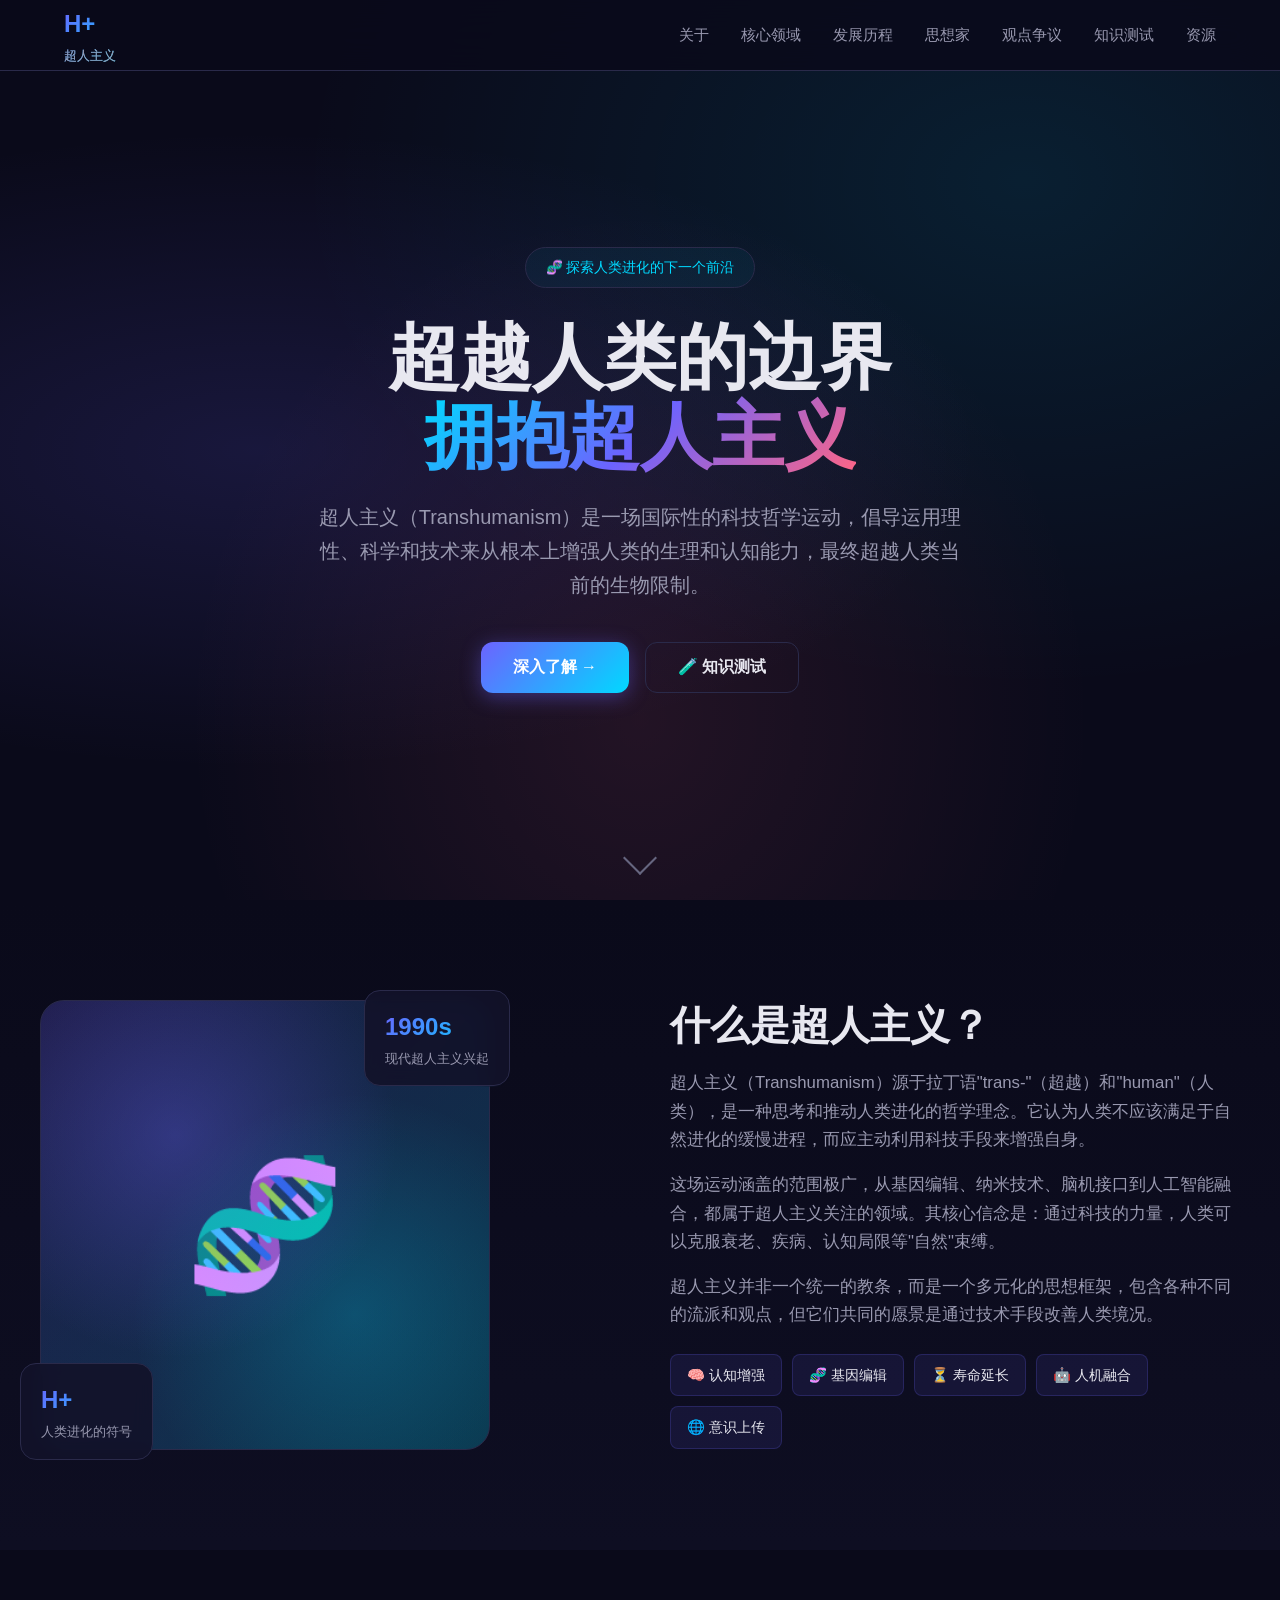
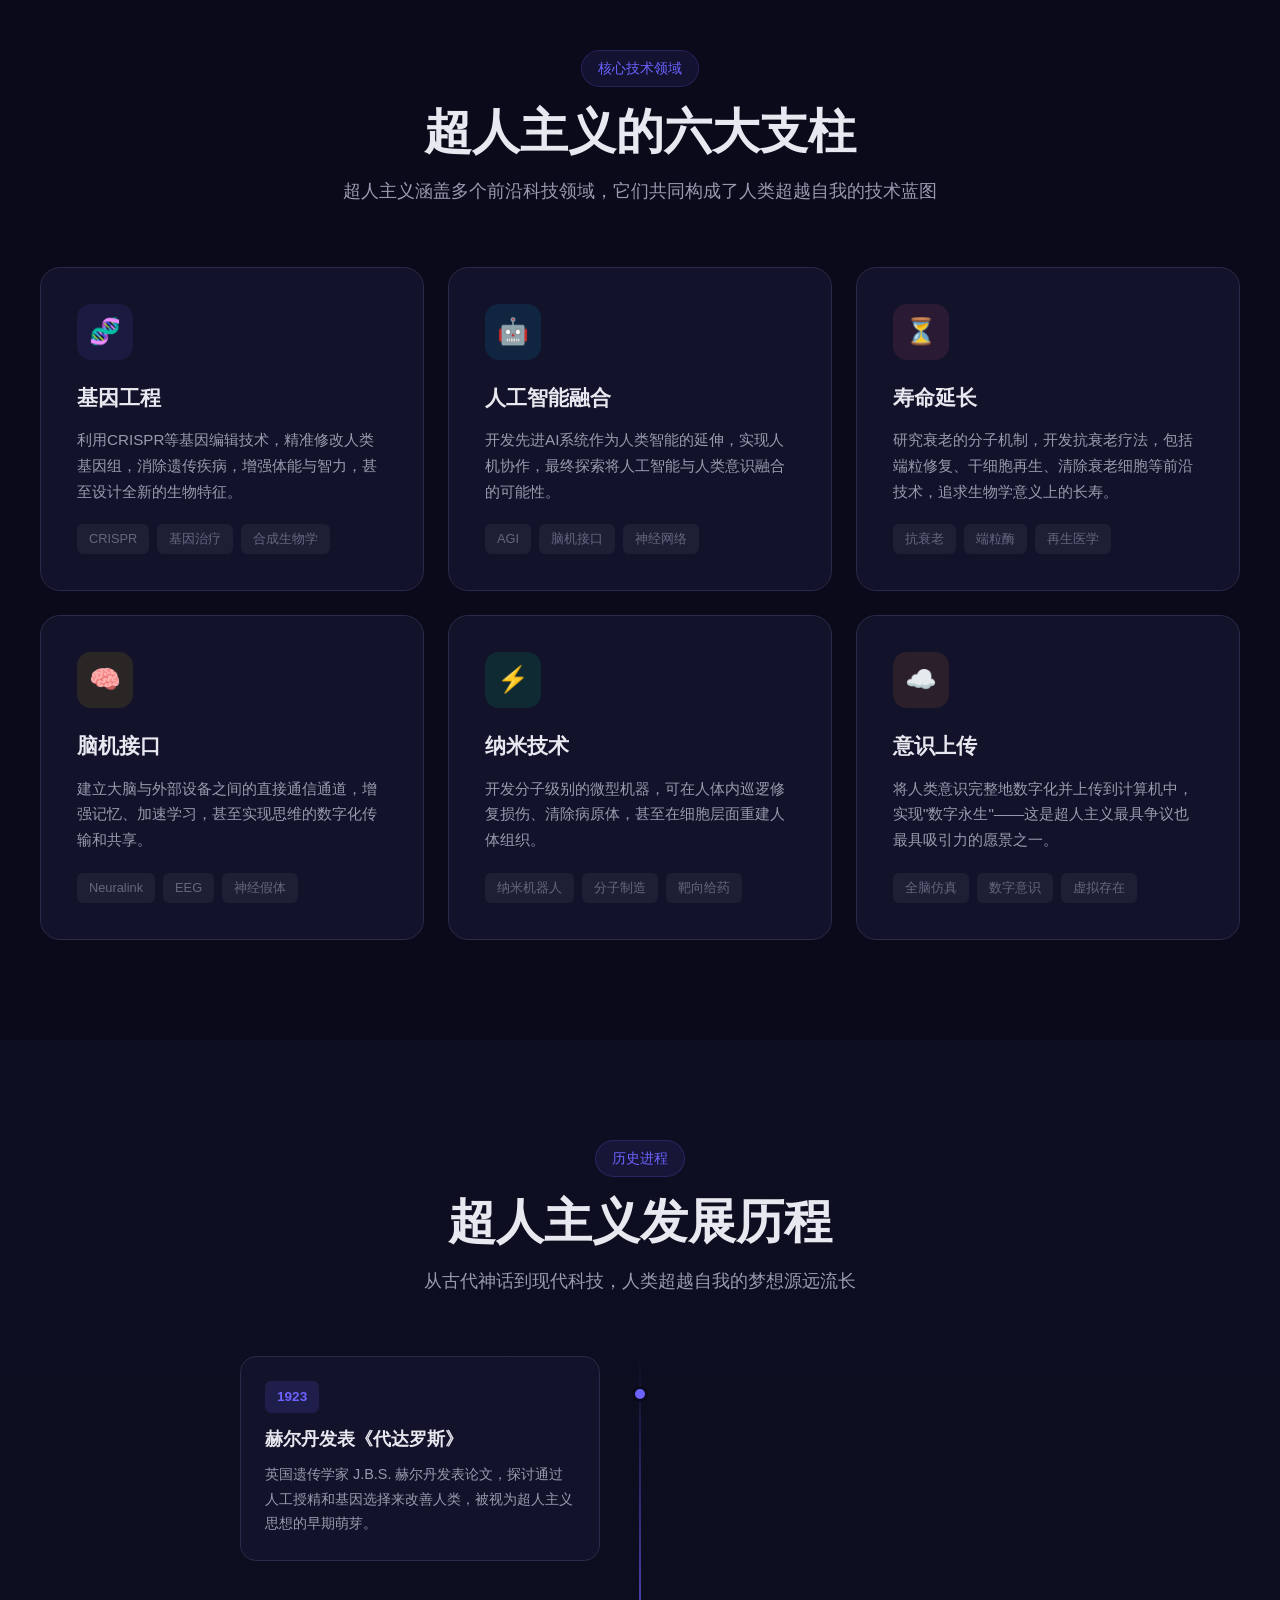
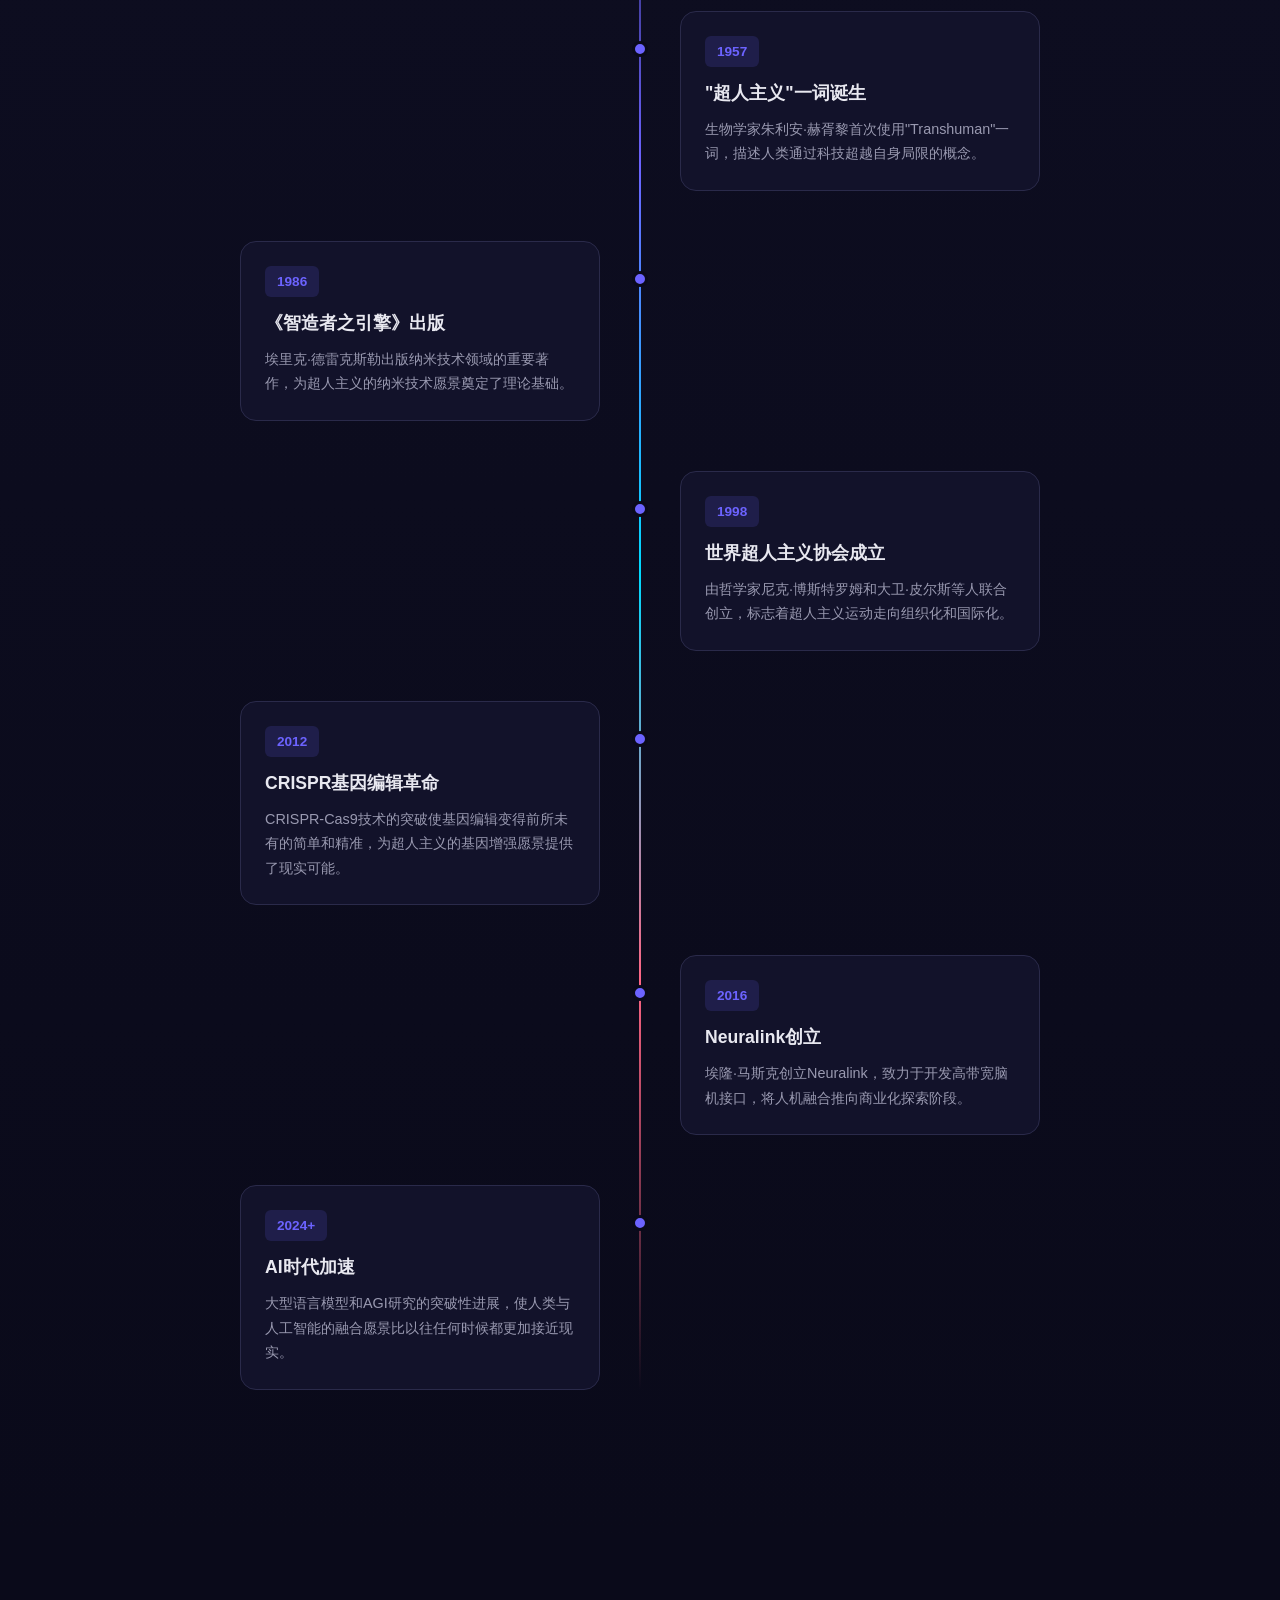
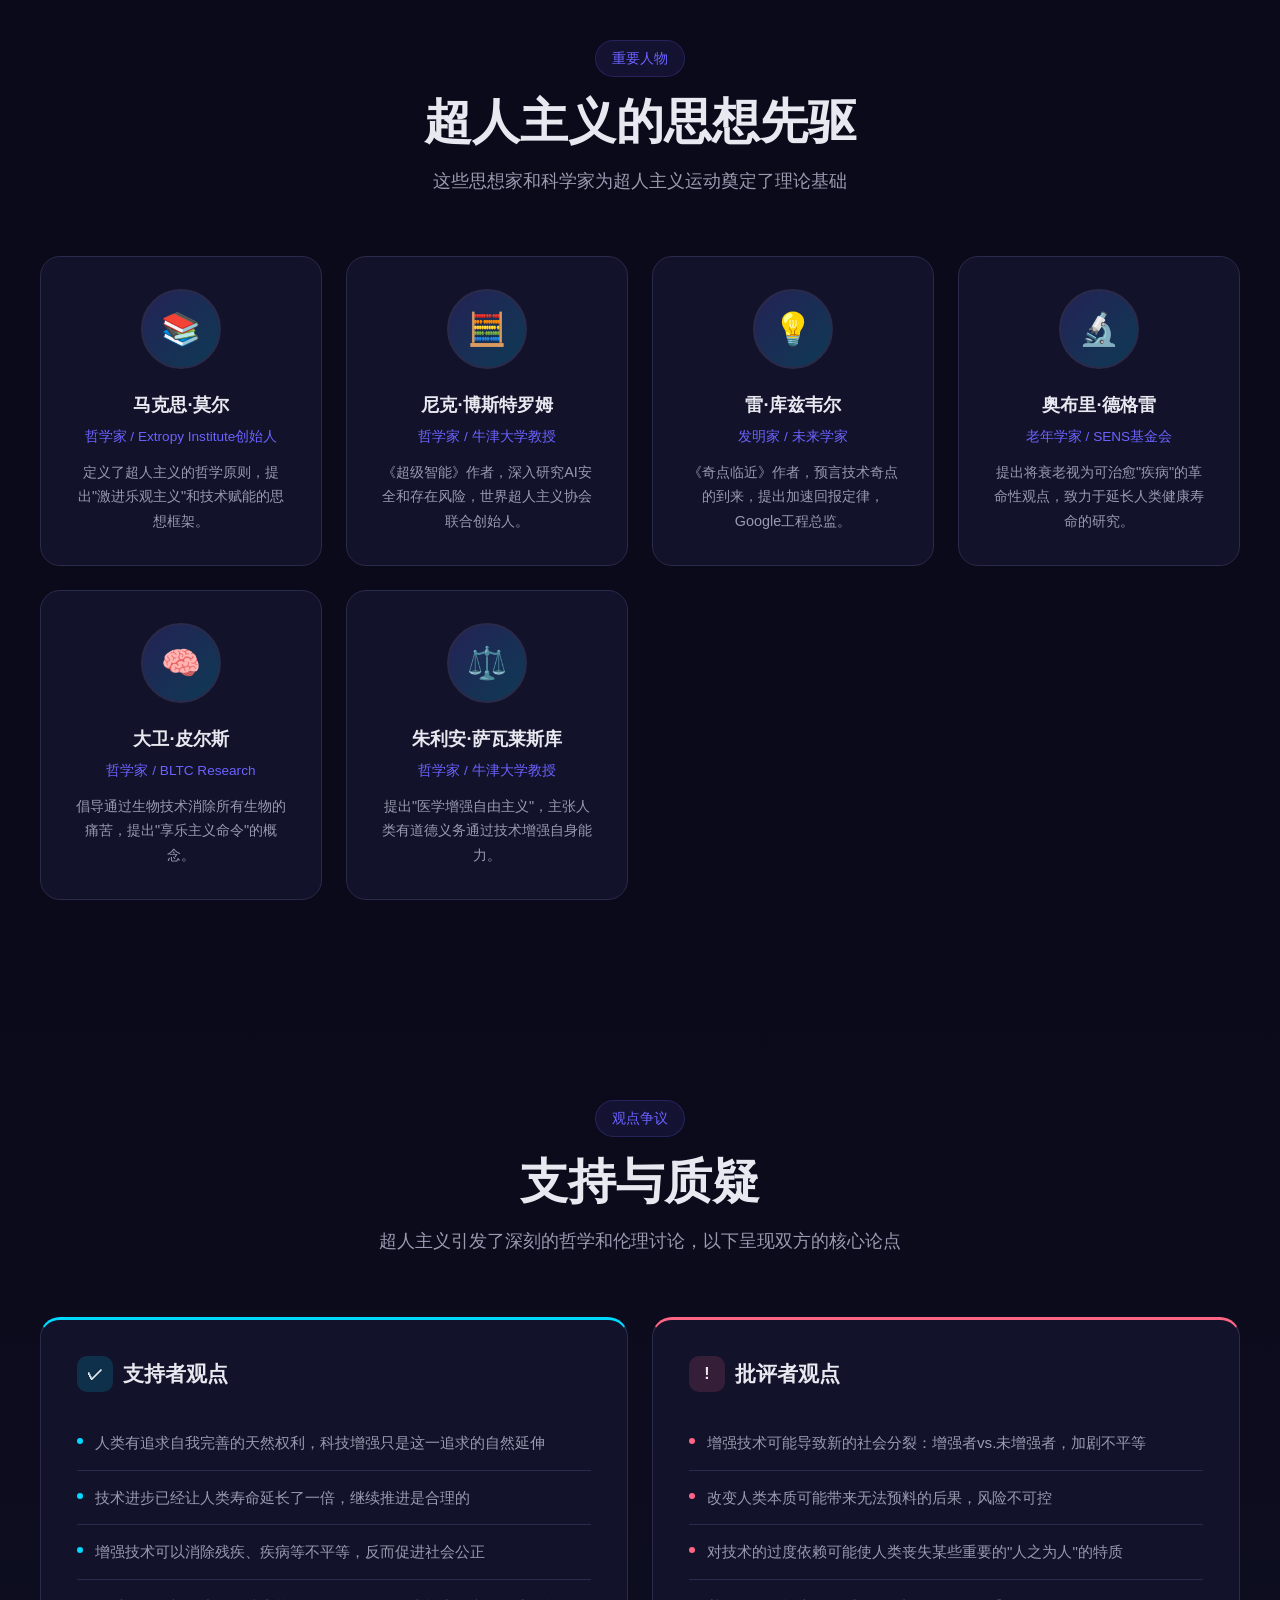
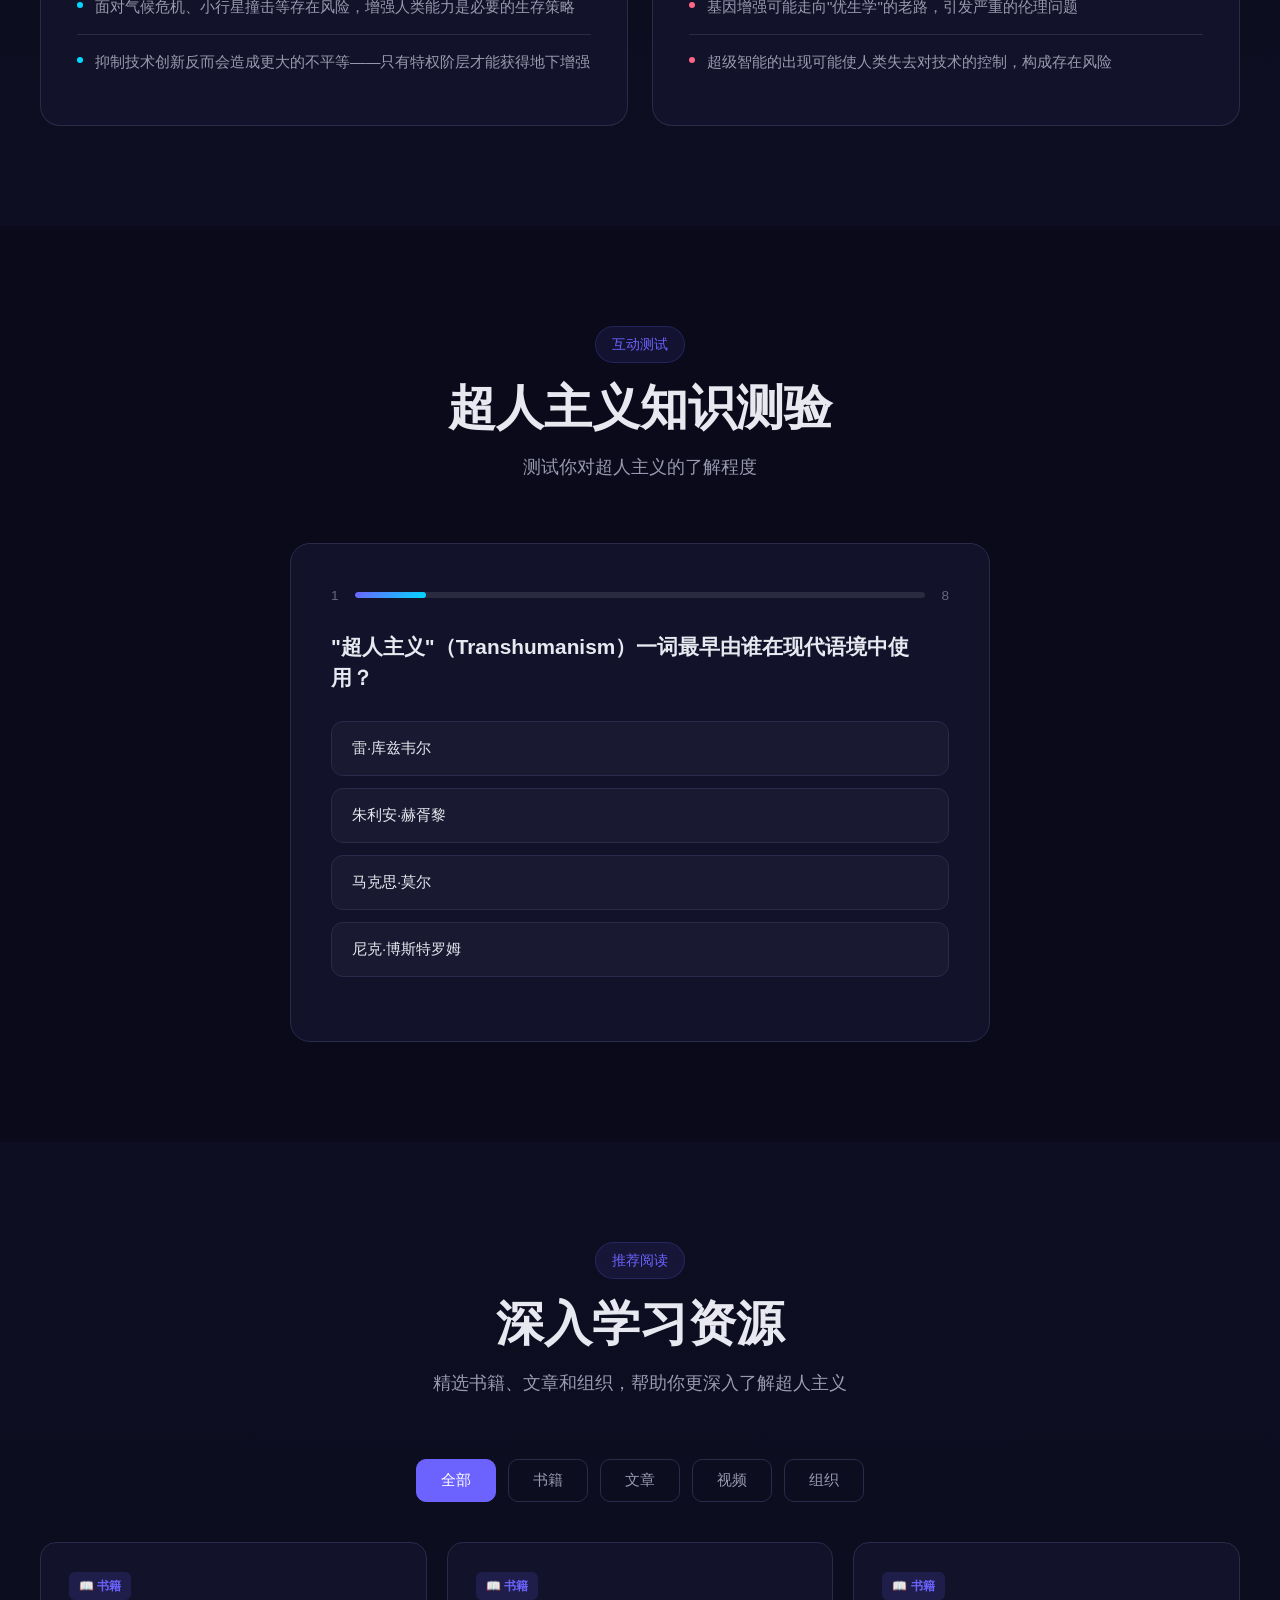
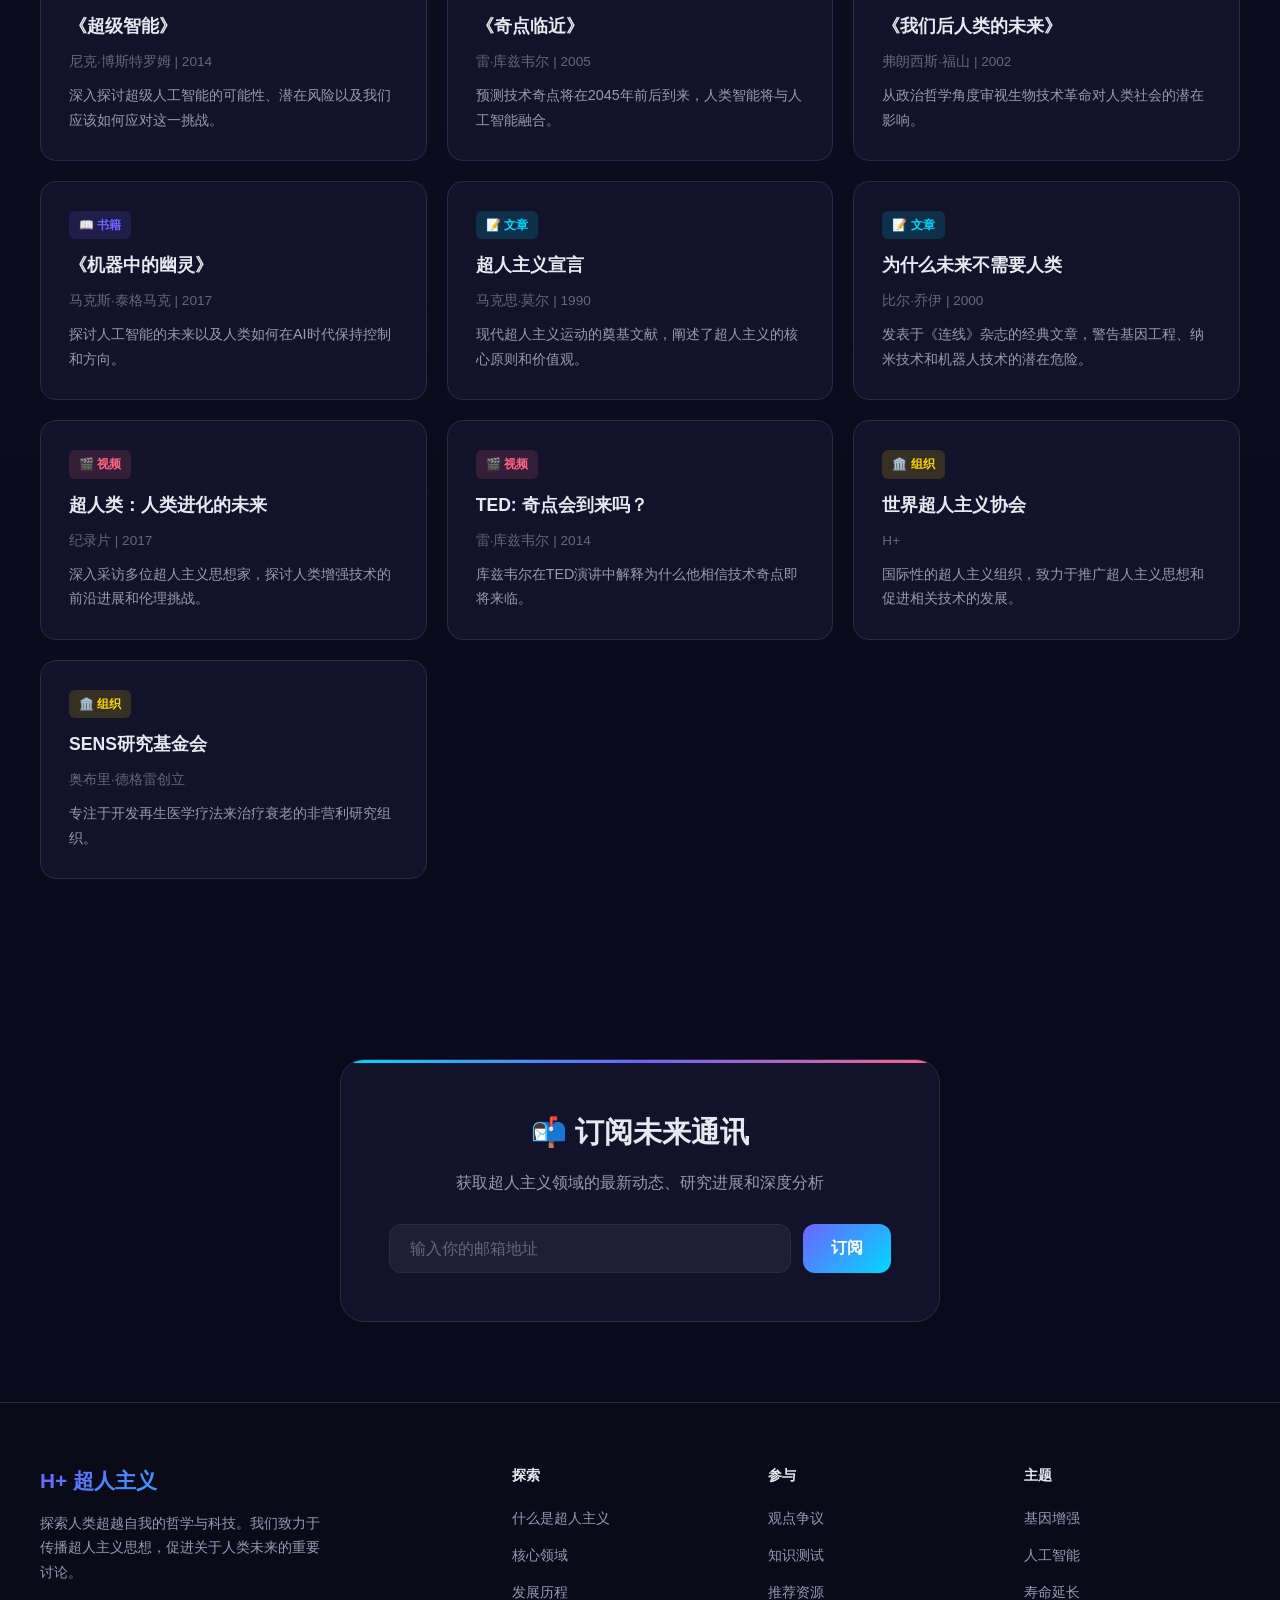
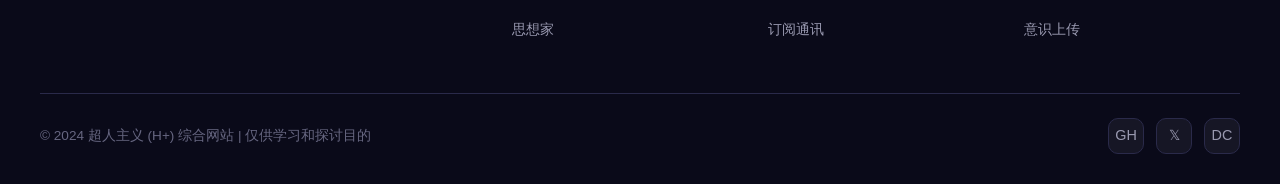
<file: recommend/一个关于超人主义的综合网站.html>
<!DOCTYPE html>
<html lang="zh-CN">
<head>
    <meta charset="UTF-8">
    <meta name="viewport" content="width=device-width, initial-scale=1.0">
    <title>超人主义 - 超越人类的边界</title>
    <style>
        /* Reset & Base */
        *, *::before, *::after {
            margin: 0;
            padding: 0;
            box-sizing: border-box;
        }

        :root {
            --primary: #6C63FF;
            --primary-dark: #5046e5;
            --secondary: #00D9FF;
            --accent: #FF6584;
            --bg-dark: #0a0a1a;
            --bg-card: #12122a;
            --bg-card-hover: #1a1a3e;
            --text-primary: #E8E8F0;
            --text-secondary: #9999B0;
            --text-muted: #666680;
            --border-color: #2a2a4a;
            --gradient-1: linear-gradient(135deg, #6C63FF 0%, #00D9FF 100%);
            --gradient-2: linear-gradient(135deg, #FF6584 0%, #FFD700 100%);
            --gradient-3: linear-gradient(135deg, #00D9FF 0%, #6C63FF 50%, #FF6584 100%);
        }

        html {
            scroll-behavior: smooth;
        }

        body {
            font-family: -apple-system, BlinkMacSystemFont, 'Segoe UI', 'PingFang SC', 'Hiragino Sans GB', 'Microsoft YaHei', sans-serif;
            background-color: var(--bg-dark);
            color: var(--text-primary);
            line-height: 1.7;
            overflow-x: hidden;
        }

        a {
            color: var(--secondary);
            text-decoration: none;
            transition: color 0.3s ease;
        }

        a:hover {
            color: var(--primary);
        }

        /* Scrollbar */
        ::-webkit-scrollbar {
            width: 8px;
        }

        ::-webkit-scrollbar-track {
            background: var(--bg-dark);
        }

        ::-webkit-scrollbar-thumb {
            background: var(--primary);
            border-radius: 4px;
        }

        /* Navigation */
        nav {
            position: fixed;
            top: 0;
            left: 0;
            right: 0;
            z-index: 1000;
            background: rgba(10, 10, 26, 0.85);
            backdrop-filter: blur(20px);
            border-bottom: 1px solid var(--border-color);
            transition: all 0.3s ease;
        }

        nav.scrolled {
            background: rgba(10, 10, 26, 0.95);
            box-shadow: 0 4px 30px rgba(0, 0, 0, 0.3);
        }

        .nav-container {
            max-width: 1200px;
            margin: 0 auto;
            padding: 0 24px;
            display: flex;
            justify-content: space-between;
            align-items: center;
            height: 70px;
        }

        .nav-logo {
            font-size: 1.5rem;
            font-weight: 700;
            background: var(--gradient-1);
            -webkit-background-clip: text;
            -webkit-text-fill-color: transparent;
            background-clip: text;
            cursor: pointer;
        }

        .nav-logo span {
            font-size: 0.8rem;
            display: block;
            background: none;
            -webkit-text-fill-color: var(--text-secondary);
            font-weight: 400;
        }

        .nav-links {
            display: flex;
            gap: 32px;
            list-style: none;
        }

        .nav-links a {
            color: var(--text-secondary);
            font-size: 0.95rem;
            font-weight: 500;
            position: relative;
            padding: 4px 0;
        }

        .nav-links a::after {
            content: '';
            position: absolute;
            bottom: -2px;
            left: 0;
            width: 0;
            height: 2px;
            background: var(--gradient-1);
            transition: width 0.3s ease;
        }

        .nav-links a:hover {
            color: var(--text-primary);
        }

        .nav-links a:hover::after {
            width: 100%;
        }

        .hamburger {
            display: none;
            flex-direction: column;
            cursor: pointer;
            gap: 5px;
            background: none;
            border: none;
            padding: 5px;
        }

        .hamburger span {
            display: block;
            width: 25px;
            height: 2px;
            background: var(--text-primary);
            transition: all 0.3s ease;
        }

        .hamburger.active span:nth-child(1) {
            transform: rotate(45deg) translate(5px, 5px);
        }

        .hamburger.active span:nth-child(2) {
            opacity: 0;
        }

        .hamburger.active span:nth-child(3) {
            transform: rotate(-45deg) translate(5px, -5px);
        }

        .mobile-menu {
            display: none;
            position: fixed;
            top: 70px;
            left: 0;
            right: 0;
            background: rgba(10, 10, 26, 0.98);
            backdrop-filter: blur(20px);
            padding: 20px;
            border-bottom: 1px solid var(--border-color);
        }

        .mobile-menu.active {
            display: block;
        }

        .mobile-menu a {
            display: block;
            padding: 12px 0;
            color: var(--text-secondary);
            font-size: 1.1rem;
            border-bottom: 1px solid var(--border-color);
        }

        .mobile-menu a:last-child {
            border-bottom: none;
        }

        /* Hero Section */
        .hero {
            min-height: 100vh;
            display: flex;
            align-items: center;
            justify-content: center;
            text-align: center;
            position: relative;
            overflow: hidden;
            padding: 100px 24px 60px;
        }

        .hero-bg {
            position: absolute;
            inset: 0;
            z-index: 0;
        }

        .hero-bg::before {
            content: '';
            position: absolute;
            inset: 0;
            background: 
                radial-gradient(ellipse at 20% 50%, rgba(108, 99, 255, 0.15) 0%, transparent 50%),
                radial-gradient(ellipse at 80% 20%, rgba(0, 217, 255, 0.1) 0%, transparent 50%),
                radial-gradient(ellipse at 50% 80%, rgba(255, 101, 132, 0.1) 0%, transparent 50%);
        }

        .particles {
            position: absolute;
            inset: 0;
            overflow: hidden;
        }

        .particle {
            position: absolute;
            width: 3px;
            height: 3px;
            background: var(--secondary);
            border-radius: 50%;
            opacity: 0;
            animation: float-particle 8s infinite;
        }

        @keyframes float-particle {
            0% { opacity: 0; transform: translateY(100vh) scale(0); }
            10% { opacity: 1; }
            90% { opacity: 1; }
            100% { opacity: 0; transform: translateY(-100px) scale(1); }
        }

        .hero-content {
            position: relative;
            z-index: 1;
            max-width: 900px;
        }

        .hero-badge {
            display: inline-block;
            padding: 8px 20px;
            border: 1px solid var(--border-color);
            border-radius: 50px;
            font-size: 0.85rem;
            color: var(--secondary);
            margin-bottom: 30px;
            background: rgba(0, 217, 255, 0.05);
            animation: fadeInUp 0.8s ease;
        }

        .hero h1 {
            font-size: clamp(2.5rem, 6vw, 4.5rem);
            font-weight: 800;
            line-height: 1.1;
            margin-bottom: 24px;
            animation: fadeInUp 0.8s ease 0.2s backwards;
        }

        .hero h1 .gradient-text {
            background: var(--gradient-3);
            -webkit-background-clip: text;
            -webkit-text-fill-color: transparent;
            background-clip: text;
        }

        .hero p {
            font-size: clamp(1rem, 2vw, 1.25rem);
            color: var(--text-secondary);
            max-width: 650px;
            margin: 0 auto 40px;
            animation: fadeInUp 0.8s ease 0.4s backwards;
        }

        .hero-buttons {
            display: flex;
            gap: 16px;
            justify-content: center;
            flex-wrap: wrap;
            animation: fadeInUp 0.8s ease 0.6s backwards;
        }

        .btn {
            padding: 14px 32px;
            border-radius: 12px;
            font-size: 1rem;
            font-weight: 600;
            cursor: pointer;
            transition: all 0.3s ease;
            border: none;
            display: inline-flex;
            align-items: center;
            gap: 8px;
        }

        .btn-primary {
            background: var(--gradient-1);
            color: white;
            box-shadow: 0 4px 20px rgba(108, 99, 255, 0.4);
        }

        .btn-primary:hover {
            transform: translateY(-2px);
            box-shadow: 0 8px 30px rgba(108, 99, 255, 0.5);
        }

        .btn-secondary {
            background: transparent;
            color: var(--text-primary);
            border: 1px solid var(--border-color);
        }

        .btn-secondary:hover {
            border-color: var(--primary);
            background: rgba(108, 99, 255, 0.1);
            transform: translateY(-2px);
        }

        .scroll-indicator {
            position: absolute;
            bottom: 30px;
            left: 50%;
            transform: translateX(-50%);
            z-index: 1;
            animation: bounce 2s infinite;
        }

        .scroll-indicator span {
            display: block;
            width: 24px;
            height: 24px;
            border-bottom: 2px solid var(--text-muted);
            border-right: 2px solid var(--text-muted);
            transform: rotate(45deg);
        }

        @keyframes bounce {
            0%, 20%, 50%, 80%, 100% { transform: translateX(-50%) translateY(0); }
            40% { transform: translateX(-50%) translateY(-10px); }
            60% { transform: translateX(-50%) translateY(-5px); }
        }

        @keyframes fadeInUp {
            from {
                opacity: 0;
                transform: translateY(30px);
            }
            to {
                opacity: 1;
                transform: translateY(0);
            }
        }

        /* Section Styles */
        section {
            padding: 100px 24px;
        }

        .section-container {
            max-width: 1200px;
            margin: 0 auto;
        }

        .section-header {
            text-align: center;
            margin-bottom: 60px;
        }

        .section-label {
            display: inline-block;
            padding: 6px 16px;
            background: rgba(108, 99, 255, 0.1);
            border: 1px solid rgba(108, 99, 255, 0.2);
            border-radius: 50px;
            font-size: 0.85rem;
            color: var(--primary);
            margin-bottom: 16px;
            font-weight: 500;
        }

        .section-title {
            font-size: clamp(2rem, 4vw, 3rem);
            font-weight: 700;
            margin-bottom: 16px;
            line-height: 1.2;
        }

        .section-desc {
            font-size: 1.1rem;
            color: var(--text-secondary);
            max-width: 600px;
            margin: 0 auto;
        }

        /* About Section */
        .about {
            background: linear-gradient(180deg, var(--bg-dark) 0%, rgba(18, 18, 42, 0.5) 100%);
        }

        .about-grid {
            display: grid;
            grid-template-columns: 1fr 1fr;
            gap: 60px;
            align-items: center;
        }

        .about-image {
            position: relative;
            aspect-ratio: 1;
            max-width: 450px;
        }

        .about-image-inner {
            width: 100%;
            height: 100%;
            border-radius: 24px;
            background: linear-gradient(135deg, rgba(108, 99, 255, 0.2), rgba(0, 217, 255, 0.2));
            border: 1px solid var(--border-color);
            display: flex;
            align-items: center;
            justify-content: center;
            font-size: 8rem;
            position: relative;
            overflow: hidden;
        }

        .about-image-inner::before {
            content: '';
            position: absolute;
            inset: 0;
            background: 
                radial-gradient(circle at 30% 30%, rgba(108, 99, 255, 0.3), transparent 50%),
                radial-gradient(circle at 70% 70%, rgba(0, 217, 255, 0.2), transparent 50%);
        }

        .about-float-card {
            position: absolute;
            background: rgba(18, 18, 42, 0.9);
            backdrop-filter: blur(10px);
            border: 1px solid var(--border-color);
            border-radius: 16px;
            padding: 16px 20px;
            animation: float 3s ease-in-out infinite;
        }

        .about-float-card:nth-child(2) {
            top: -10px;
            right: -20px;
            animation-delay: 0.5s;
        }

        .about-float-card:nth-child(3) {
            bottom: -10px;
            left: -20px;
            animation-delay: 1s;
        }

        .about-float-card .number {
            font-size: 1.5rem;
            font-weight: 700;
            background: var(--gradient-1);
            -webkit-background-clip: text;
            -webkit-text-fill-color: transparent;
            background-clip: text;
        }

        .about-float-card .label {
            font-size: 0.8rem;
            color: var(--text-secondary);
        }

        @keyframes float {
            0%, 100% { transform: translateY(0); }
            50% { transform: translateY(-10px); }
        }

        .about-text h2 {
            font-size: 2.5rem;
            margin-bottom: 20px;
            line-height: 1.2;
        }

        .about-text p {
            color: var(--text-secondary);
            margin-bottom: 16px;
            font-size: 1.05rem;
        }

        .about-tags {
            display: flex;
            flex-wrap: wrap;
            gap: 10px;
            margin-top: 24px;
        }

        .about-tag {
            padding: 8px 16px;
            background: rgba(108, 99, 255, 0.1);
            border: 1px solid rgba(108, 99, 255, 0.2);
            border-radius: 8px;
            font-size: 0.9rem;
            color: var(--text-primary);
        }

        /* Fields Section */
        .fields {
            background: var(--bg-dark);
        }

        .fields-grid {
            display: grid;
            grid-template-columns: repeat(auto-fit, minmax(340px, 1fr));
            gap: 24px;
        }

        .field-card {
            background: var(--bg-card);
            border: 1px solid var(--border-color);
            border-radius: 20px;
            padding: 36px;
            transition: all 0.4s ease;
            cursor: default;
            position: relative;
            overflow: hidden;
        }

        .field-card::before {
            content: '';
            position: absolute;
            top: 0;
            left: 0;
            right: 0;
            height: 3px;
            background: var(--gradient-1);
            transform: scaleX(0);
            transition: transform 0.4s ease;
        }

        .field-card:hover {
            border-color: rgba(108, 99, 255, 0.3);
            transform: translateY(-4px);
            box-shadow: 0 20px 40px rgba(0, 0, 0, 0.3);
        }

        .field-card:hover::before {
            transform: scaleX(1);
        }

        .field-icon {
            width: 56px;
            height: 56px;
            border-radius: 14px;
            display: flex;
            align-items: center;
            justify-content: center;
            font-size: 1.6rem;
            margin-bottom: 20px;
            background: rgba(108, 99, 255, 0.1);
        }

        .field-card:nth-child(2) .field-icon { background: rgba(0, 217, 255, 0.1); }
        .field-card:nth-child(3) .field-icon { background: rgba(255, 101, 132, 0.1); }
        .field-card:nth-child(4) .field-icon { background: rgba(255, 215, 0, 0.1); }
        .field-card:nth-child(5) .field-icon { background: rgba(0, 255, 136, 0.1); }
        .field-card:nth-child(6) .field-icon { background: rgba(255, 150, 50, 0.1); }

        .field-card h3 {
            font-size: 1.3rem;
            margin-bottom: 12px;
        }

        .field-card p {
            color: var(--text-secondary);
            font-size: 0.95rem;
            margin-bottom: 20px;
        }

        .field-tags {
            display: flex;
            flex-wrap: wrap;
            gap: 8px;
        }

        .field-tag {
            padding: 4px 12px;
            background: rgba(255, 255, 255, 0.05);
            border-radius: 6px;
            font-size: 0.8rem;
            color: var(--text-muted);
        }

        /* Timeline Section */
        .timeline-section {
            background: linear-gradient(180deg, rgba(18, 18, 42, 0.5) 0%, var(--bg-dark) 100%);
        }

        .timeline {
            position: relative;
            max-width: 800px;
            margin: 0 auto;
        }

        .timeline::before {
            content: '';
            position: absolute;
            left: 50%;
            top: 0;
            bottom: 0;
            width: 2px;
            background: linear-gradient(to bottom, transparent, var(--primary), var(--secondary), var(--accent), transparent);
            transform: translateX(-50%);
        }

        .timeline-item {
            display: flex;
            margin-bottom: 50px;
            position: relative;
        }

        .timeline-item:nth-child(even) {
            flex-direction: row-reverse;
        }

        .timeline-content {
            width: calc(50% - 40px);
            background: var(--bg-card);
            border: 1px solid var(--border-color);
            border-radius: 16px;
            padding: 24px;
            transition: all 0.3s ease;
        }

        .timeline-content:hover {
            border-color: rgba(108, 99, 255, 0.3);
            transform: translateY(-2px);
        }

        .timeline-dot {
            position: absolute;
            left: 50%;
            top: 30px;
            width: 16px;
            height: 16px;
            border-radius: 50%;
            background: var(--primary);
            border: 3px solid var(--bg-dark);
            transform: translateX(-50%);
            z-index: 1;
        }

        .timeline-year {
            display: inline-block;
            padding: 4px 12px;
            background: rgba(108, 99, 255, 0.15);
            border-radius: 6px;
            font-size: 0.85rem;
            font-weight: 600;
            color: var(--primary);
            margin-bottom: 12px;
        }

        .timeline-content h3 {
            font-size: 1.1rem;
            margin-bottom: 8px;
        }

        .timeline-content p {
            color: var(--text-secondary);
            font-size: 0.9rem;
        }

        /* Thinkers Section */
        .thinkers {
            background: var(--bg-dark);
        }

        .thinkers-grid {
            display: grid;
            grid-template-columns: repeat(auto-fit, minmax(260px, 1fr));
            gap: 24px;
        }

        .thinker-card {
            background: var(--bg-card);
            border: 1px solid var(--border-color);
            border-radius: 20px;
            padding: 32px;
            text-align: center;
            transition: all 0.3s ease;
        }

        .thinker-card:hover {
            border-color: rgba(108, 99, 255, 0.3);
            transform: translateY(-4px);
            box-shadow: 0 15px 30px rgba(0, 0, 0, 0.3);
        }

        .thinker-avatar {
            width: 80px;
            height: 80px;
            border-radius: 50%;
            margin: 0 auto 20px;
            display: flex;
            align-items: center;
            justify-content: center;
            font-size: 2rem;
            background: linear-gradient(135deg, rgba(108, 99, 255, 0.2), rgba(0, 217, 255, 0.2));
            border: 2px solid var(--border-color);
        }

        .thinker-card h3 {
            font-size: 1.15rem;
            margin-bottom: 4px;
        }

        .thinker-role {
            color: var(--primary);
            font-size: 0.85rem;
            margin-bottom: 12px;
        }

        .thinker-card p {
            color: var(--text-secondary);
            font-size: 0.9rem;
        }

        /* Debate Section */
        .debate {
            background: linear-gradient(180deg, var(--bg-dark) 0%, rgba(18, 18, 42, 0.5) 100%);
        }

        .debate-grid {
            display: grid;
            grid-template-columns: 1fr 1fr;
            gap: 24px;
        }

        .debate-side {
            background: var(--bg-card);
            border: 1px solid var(--border-color);
            border-radius: 20px;
            padding: 36px;
        }

        .debate-side.pro {
            border-top: 3px solid #00D9FF;
        }

        .debate-side.con {
            border-top: 3px solid var(--accent);
        }

        .debate-side h3 {
            font-size: 1.3rem;
            margin-bottom: 24px;
            display: flex;
            align-items: center;
            gap: 10px;
        }

        .debate-side h3 .icon {
            width: 36px;
            height: 36px;
            border-radius: 10px;
            display: flex;
            align-items: center;
            justify-content: center;
            font-size: 1rem;
        }

        .pro h3 .icon {
            background: rgba(0, 217, 255, 0.15);
        }

        .con h3 .icon {
            background: rgba(255, 101, 132, 0.15);
        }

        .debate-list {
            list-style: none;
        }

        .debate-list li {
            padding: 14px 0;
            border-bottom: 1px solid var(--border-color);
            display: flex;
            gap: 12px;
            color: var(--text-secondary);
            font-size: 0.95rem;
        }

        .debate-list li:last-child {
            border-bottom: none;
        }

        .debate-list li .bullet {
            flex-shrink: 0;
            width: 6px;
            height: 6px;
            border-radius: 50%;
            margin-top: 8px;
        }

        .pro .debate-list .bullet {
            background: var(--secondary);
        }

        .con .debate-list .bullet {
            background: var(--accent);
        }

        /* Quiz Section */
        .quiz {
            background: var(--bg-dark);
        }

        .quiz-container {
            max-width: 700px;
            margin: 0 auto;
        }

        .quiz-box {
            background: var(--bg-card);
            border: 1px solid var(--border-color);
            border-radius: 20px;
            padding: 40px;
        }

        .quiz-progress {
            display: flex;
            justify-content: space-between;
            align-items: center;
            margin-bottom: 24px;
        }

        .quiz-progress-bar {
            flex: 1;
            height: 6px;
            background: rgba(255, 255, 255, 0.1);
            border-radius: 3px;
            margin: 0 16px;
            overflow: hidden;
        }

        .quiz-progress-fill {
            height: 100%;
            background: var(--gradient-1);
            border-radius: 3px;
            transition: width 0.5s ease;
        }

        .quiz-counter {
            font-size: 0.85rem;
            color: var(--text-muted);
        }

        .quiz-question {
            font-size: 1.3rem;
            font-weight: 600;
            margin-bottom: 28px;
            line-height: 1.5;
        }

        .quiz-options {
            display: flex;
            flex-direction: column;
            gap: 12px;
            margin-bottom: 24px;
        }

        .quiz-option {
            padding: 16px 20px;
            background: rgba(255, 255, 255, 0.03);
            border: 1px solid var(--border-color);
            border-radius: 12px;
            cursor: pointer;
            transition: all 0.3s ease;
            font-size: 0.95rem;
            color: var(--text-primary);
            text-align: left;
            width: 100%;
        }

        .quiz-option:hover:not(.disabled) {
            border-color: var(--primary);
            background: rgba(108, 99, 255, 0.1);
        }

        .quiz-option.correct {
            border-color: #00ff88;
            background: rgba(0, 255, 136, 0.1);
            color: #00ff88;
        }

        .quiz-option.wrong {
            border-color: var(--accent);
            background: rgba(255, 101, 132, 0.1);
            color: var(--accent);
        }

        .quiz-option.disabled {
            cursor: default;
            opacity: 0.6;
        }

        .quiz-next {
            width: 100%;
            padding: 14px;
            background: var(--gradient-1);
            border: none;
            border-radius: 12px;
            color: white;
            font-size: 1rem;
            font-weight: 600;
            cursor: pointer;
            transition: all 0.3s ease;
            display: none;
        }

        .quiz-next.show {
            display: block;
        }

        .quiz-next:hover {
            opacity: 0.9;
            transform: translateY(-2px);
        }

        .quiz-result {
            text-align: center;
            padding: 20px 0;
        }

        .quiz-score {
            font-size: 4rem;
            font-weight: 800;
            background: var(--gradient-1);
            -webkit-background-clip: text;
            -webkit-text-fill-color: transparent;
            background-clip: text;
        }

        .quiz-score-label {
            color: var(--text-secondary);
            margin-bottom: 24px;
        }

        /* Resources Section */
        .resources {
            background: linear-gradient(180deg, rgba(18, 18, 42, 0.5) 0%, var(--bg-dark) 100%);
        }

        .resources-tabs {
            display: flex;
            gap: 12px;
            justify-content: center;
            margin-bottom: 40px;
            flex-wrap: wrap;
        }

        .tab-btn {
            padding: 10px 24px;
            background: transparent;
            border: 1px solid var(--border-color);
            border-radius: 10px;
            color: var(--text-secondary);
            cursor: pointer;
            font-size: 0.95rem;
            transition: all 0.3s ease;
        }

        .tab-btn:hover {
            border-color: var(--primary);
            color: var(--text-primary);
        }

        .tab-btn.active {
            background: var(--primary);
            border-color: var(--primary);
            color: white;
        }

        .resources-grid {
            display: grid;
            grid-template-columns: repeat(auto-fit, minmax(300px, 1fr));
            gap: 20px;
        }

        .resource-card {
            background: var(--bg-card);
            border: 1px solid var(--border-color);
            border-radius: 16px;
            padding: 28px;
            transition: all 0.3s ease;
            display: none;
        }

        .resource-card.active {
            display: block;
        }

        .resource-card:hover {
            border-color: rgba(108, 99, 255, 0.3);
            transform: translateY(-2px);
        }

        .resource-type {
            display: inline-block;
            padding: 4px 10px;
            border-radius: 6px;
            font-size: 0.75rem;
            font-weight: 600;
            margin-bottom: 12px;
            text-transform: uppercase;
        }

        .type-book { background: rgba(108, 99, 255, 0.15); color: var(--primary); }
        .type-article { background: rgba(0, 217, 255, 0.15); color: var(--secondary); }
        .type-video { background: rgba(255, 101, 132, 0.15); color: var(--accent); }
        .type-org { background: rgba(255, 215, 0, 0.15); color: #FFD700; }

        .resource-card h4 {
            font-size: 1.1rem;
            margin-bottom: 8px;
        }

        .resource-card .author {
            color: var(--text-muted);
            font-size: 0.85rem;
            margin-bottom: 10px;
        }

        .resource-card p {
            color: var(--text-secondary);
            font-size: 0.9rem;
        }

        /* Newsletter Section */
        .newsletter {
            background: var(--bg-dark);
            padding: 80px 24px;
        }

        .newsletter-box {
            max-width: 600px;
            margin: 0 auto;
            background: var(--bg-card);
            border: 1px solid var(--border-color);
            border-radius: 24px;
            padding: 48px;
            text-align: center;
            position: relative;
            overflow: hidden;
        }

        .newsletter-box::before {
            content: '';
            position: absolute;
            top: 0;
            left: 0;
            right: 0;
            height: 3px;
            background: var(--gradient-3);
        }

        .newsletter-box h2 {
            font-size: 1.8rem;
            margin-bottom: 12px;
        }

        .newsletter-box p {
            color: var(--text-secondary);
            margin-bottom: 28px;
        }

        .newsletter-form {
            display: flex;
            gap: 12px;
        }

        .newsletter-input {
            flex: 1;
            padding: 14px 20px;
            background: rgba(255, 255, 255, 0.05);
            border: 1px solid var(--border-color);
            border-radius: 12px;
            color: var(--text-primary);
            font-size: 1rem;
            outline: none;
            transition: border-color 0.3s ease;
        }

        .newsletter-input:focus {
            border-color: var(--primary);
        }

        .newsletter-input::placeholder {
            color: var(--text-muted);
        }

        .newsletter-btn {
            padding: 14px 28px;
            background: var(--gradient-1);
            border: none;
            border-radius: 12px;
            color: white;
            font-size: 1rem;
            font-weight: 600;
            cursor: pointer;
            transition: all 0.3s ease;
            white-space: nowrap;
        }

        .newsletter-btn:hover {
            opacity: 0.9;
            transform: translateY(-2px);
        }

        .newsletter-success {
            display: none;
            color: #00ff88;
            margin-top: 16px;
            font-size: 0.9rem;
        }

        /* Footer */
        footer {
            background: rgba(10, 10, 26, 0.95);
            border-top: 1px solid var(--border-color);
            padding: 60px 24px 30px;
        }

        .footer-container {
            max-width: 1200px;
            margin: 0 auto;
        }

        .footer-grid {
            display: grid;
            grid-template-columns: 2fr 1fr 1fr 1fr;
            gap: 40px;
            margin-bottom: 40px;
        }

        .footer-brand {
            max-width: 280px;
        }

        .footer-logo {
            font-size: 1.3rem;
            font-weight: 700;
            background: var(--gradient-1);
            -webkit-background-clip: text;
            -webkit-text-fill-color: transparent;
            background-clip: text;
            margin-bottom: 12px;
        }

        .footer-brand p {
            color: var(--text-secondary);
            font-size: 0.9rem;
        }

        .footer-links h4 {
            font-size: 0.9rem;
            font-weight: 600;
            margin-bottom: 16px;
            color: var(--text-primary);
        }

        .footer-links ul {
            list-style: none;
        }

        .footer-links li {
            margin-bottom: 10px;
        }

        .footer-links a {
            color: var(--text-secondary);
            font-size: 0.9rem;
            transition: color 0.3s ease;
        }

        .footer-links a:hover {
            color: var(--primary);
        }

        .footer-bottom {
            border-top: 1px solid var(--border-color);
            padding-top: 24px;
            display: flex;
            justify-content: space-between;
            align-items: center;
            flex-wrap: wrap;
            gap: 16px;
        }

        .footer-bottom p {
            color: var(--text-muted);
            font-size: 0.85rem;
        }

        .footer-socials {
            display: flex;
            gap: 12px;
        }

        .social-link {
            width: 36px;
            height: 36px;
            border-radius: 10px;
            background: rgba(255, 255, 255, 0.05);
            border: 1px solid var(--border-color);
            display: flex;
            align-items: center;
            justify-content: center;
            color: var(--text-secondary);
            font-size: 0.9rem;
            transition: all 0.3s ease;
            cursor: pointer;
        }

        .social-link:hover {
            background: var(--primary);
            border-color: var(--primary);
            color: white;
        }

        /* Back to top */
        .back-to-top {
            position: fixed;
            bottom: 30px;
            right: 30px;
            width: 48px;
            height: 48px;
            border-radius: 14px;
            background: var(--primary);
            border: none;
            color: white;
            font-size: 1.2rem;
            cursor: pointer;
            display: none;
            align-items: center;
            justify-content: center;
            z-index: 999;
            box-shadow: 0 4px 15px rgba(108, 99, 255, 0.4);
            transition: all 0.3s ease;
        }

        .back-to-top.show {
            display: flex;
        }

        .back-to-top:hover {
            transform: translateY(-3px);
            box-shadow: 0 8px 25px rgba(108, 99, 255, 0.5);
        }

        /* Animations */
        .fade-in {
            opacity: 0;
            transform: translateY(30px);
            transition: all 0.8s ease;
        }

        .fade-in.visible {
            opacity: 1;
            transform: translateY(0);
        }

        /* Responsive */
        @media (max-width: 768px) {
            .nav-links {
                display: none;
            }

            .hamburger {
                display: flex;
            }

            .about-grid {
                grid-template-columns: 1fr;
                gap: 40px;
            }

            .about-image {
                max-width: 300px;
                margin: 0 auto;
            }

            .debate-grid {
                grid-template-columns: 1fr;
            }

            .footer-grid {
                grid-template-columns: 1fr 1fr;
                gap: 30px;
            }

            .timeline::before {
                left: 20px;
            }

            .timeline-item,
            .timeline-item:nth-child(even) {
                flex-direction: row;
                padding-left: 50px;
            }

            .timeline-content {
                width: 100%;
            }

            .timeline-dot {
                left: 20px;
            }

            .newsletter-form {
                flex-direction: column;
            }

            .fields-grid {
                grid-template-columns: 1fr;
            }

            section {
                padding: 70px 20px;
            }
        }

        @media (max-width: 480px) {
            .footer-grid {
                grid-template-columns: 1fr;
            }

            .hero-buttons {
                flex-direction: column;
                align-items: center;
            }

            .btn {
                width: 100%;
                justify-content: center;
                max-width: 280px;
            }

            .quiz-box {
                padding: 24px;
            }

            .newsletter-box {
                padding: 32px 20px;
            }
        }
    </style>
</head>
<body>
    <!-- Navigation -->
    <nav id="navbar">
        <div class="nav-container">
            <div class="nav-logo" onclick="scrollToSection('hero')">
                H+
                <span>超人主义</span>
            </div>
            <ul class="nav-links">
                <li><a href="#about" onclick="scrollToSection('about')">关于</a></li>
                <li><a href="#fields" onclick="scrollToSection('fields')">核心领域</a></li>
                <li><a href="#timeline" onclick="scrollToSection('timeline')">发展历程</a></li>
                <li><a href="#thinkers" onclick="scrollToSection('thinkers')">思想家</a></li>
                <li><a href="#debate" onclick="scrollToSection('debate')">观点争议</a></li>
                <li><a href="#quiz" onclick="scrollToSection('quiz')">知识测试</a></li>
                <li><a href="#resources" onclick="scrollToSection('resources')">资源</a></li>
            </ul>
            <button class="hamburger" id="hamburger" onclick="toggleMobileMenu()">
                <span></span>
                <span></span>
                <span></span>
            </button>
        </div>
        <div class="mobile-menu" id="mobileMenu">
            <a href="#about" onclick="scrollToSection('about'); closeMobileMenu()">关于</a>
            <a href="#fields" onclick="scrollToSection('fields'); closeMobileMenu()">核心领域</a>
            <a href="#timeline" onclick="scrollToSection('timeline'); closeMobileMenu()">发展历程</a>
            <a href="#thinkers" onclick="scrollToSection('thinkers'); closeMobileMenu()">思想家</a>
            <a href="#debate" onclick="scrollToSection('debate'); closeMobileMenu()">观点争议</a>
            <a href="#quiz" onclick="scrollToSection('quiz'); closeMobileMenu()">知识测试</a>
            <a href="#resources" onclick="scrollToSection('resources'); closeMobileMenu()">资源</a>
        </div>
    </nav>

    <!-- Hero Section -->
    <section class="hero" id="hero">
        <div class="hero-bg">
            <div class="particles" id="particles"></div>
        </div>
        <div class="hero-content">
            <div class="hero-badge">🧬 探索人类进化的下一个前沿</div>
            <h1>
                超越人类的边界<br>
                <span class="gradient-text">拥抱超人主义</span>
            </h1>
            <p>
                超人主义（Transhumanism）是一场国际性的科技哲学运动，倡导运用理性、科学和技术来从根本上增强人类的生理和认知能力，最终超越人类当前的生物限制。
            </p>
            <div class="hero-buttons">
                <button class="btn btn-primary" onclick="scrollToSection('about')">
                    深入了解 →
                </button>
                <button class="btn btn-secondary" onclick="scrollToSection('quiz')">
                    🧪 知识测试
                </button>
            </div>
        </div>
        <div class="scroll-indicator">
            <span></span>
        </div>
    </section>

    <!-- About Section -->
    <section class="about" id="about">
        <div class="section-container">
            <div class="about-grid">
                <div class="about-image fade-in">
                    <div class="about-image-inner">🧬</div>
                    <div class="about-float-card">
                        <div class="number">1990s</div>
                        <div class="label">现代超人主义兴起</div>
                    </div>
                    <div class="about-float-card">
                        <div class="number">H+</div>
                        <div class="label">人类进化的符号</div>
                    </div>
                </div>
                <div class="about-text fade-in">
                    <h2>什么是超人主义？</h2>
                    <p>
                        超人主义（Transhumanism）源于拉丁语"trans-"（超越）和"human"（人类），是一种思考和推动人类进化的哲学理念。它认为人类不应该满足于自然进化的缓慢进程，而应主动利用科技手段来增强自身。
                    </p>
                    <p>
                        这场运动涵盖的范围极广，从基因编辑、纳米技术、脑机接口到人工智能融合，都属于超人主义关注的领域。其核心信念是：通过科技的力量，人类可以克服衰老、疾病、认知局限等"自然"束缚。
                    </p>
                    <p>
                        超人主义并非一个统一的教条，而是一个多元化的思想框架，包含各种不同的流派和观点，但它们共同的愿景是通过技术手段改善人类境况。
                    </p>
                    <div class="about-tags">
                        <span class="about-tag">🧠 认知增强</span>
                        <span class="about-tag">🧬 基因编辑</span>
                        <span class="about-tag">⏳ 寿命延长</span>
                        <span class="about-tag">🤖 人机融合</span>
                        <span class="about-tag">🌐 意识上传</span>
                    </div>
                </div>
            </div>
        </div>
    </section>

    <!-- Core Fields Section -->
    <section class="fields" id="fields">
        <div class="section-container">
            <div class="section-header fade-in">
                <span class="section-label">核心技术领域</span>
                <h2 class="section-title">超人主义的六大支柱</h2>
                <p class="section-desc">超人主义涵盖多个前沿科技领域，它们共同构成了人类超越自我的技术蓝图</p>
            </div>
            <div class="fields-grid">
                <div class="field-card fade-in">
                    <div class="field-icon">🧬</div>
                    <h3>基因工程</h3>
                    <p>利用CRISPR等基因编辑技术，精准修改人类基因组，消除遗传疾病，增强体能与智力，甚至设计全新的生物特征。</p>
                    <div class="field-tags">
                        <span class="field-tag">CRISPR</span>
                        <span class="field-tag">基因治疗</span>
                        <span class="field-tag">合成生物学</span>
                    </div>
                </div>
                <div class="field-card fade-in">
                    <div class="field-icon">🤖</div>
                    <h3>人工智能融合</h3>
                    <p>开发先进AI系统作为人类智能的延伸，实现人机协作，最终探索将人工智能与人类意识融合的可能性。</p>
                    <div class="field-tags">
                        <span class="field-tag">AGI</span>
                        <span class="field-tag">脑机接口</span>
                        <span class="field-tag">神经网络</span>
                    </div>
                </div>
                <div class="field-card fade-in">
                    <div class="field-icon">⏳</div>
                    <h3>寿命延长</h3>
                    <p>研究衰老的分子机制，开发抗衰老疗法，包括端粒修复、干细胞再生、清除衰老细胞等前沿技术，追求生物学意义上的长寿。</p>
                    <div class="field-tags">
                        <span class="field-tag">抗衰老</span>
                        <span class="field-tag">端粒酶</span>
                        <span class="field-tag">再生医学</span>
                    </div>
                </div>
                <div class="field-card fade-in">
                    <div class="field-icon">🧠</div>
                    <h3>脑机接口</h3>
                    <p>建立大脑与外部设备之间的直接通信通道，增强记忆、加速学习，甚至实现思维的数字化传输和共享。</p>
                    <div class="field-tags">
                        <span class="field-tag">Neuralink</span>
                        <span class="field-tag">EEG</span>
                        <span class="field-tag">神经假体</span>
                    </div>
                </div>
                <div class="field-card fade-in">
                    <div class="field-icon">⚡</div>
                    <h3>纳米技术</h3>
                    <p>开发分子级别的微型机器，可在人体内巡逻修复损伤、清除病原体，甚至在细胞层面重建人体组织。</p>
                    <div class="field-tags">
                        <span class="field-tag">纳米机器人</span>
                        <span class="field-tag">分子制造</span>
                        <span class="field-tag">靶向给药</span>
                    </div>
                </div>
                <div class="field-card fade-in">
                    <div class="field-icon">☁️</div>
                    <h3>意识上传</h3>
                    <p>将人类意识完整地数字化并上传到计算机中，实现"数字永生"——这是超人主义最具争议也最具吸引力的愿景之一。</p>
                    <div class="field-tags">
                        <span class="field-tag">全脑仿真</span>
                        <span class="field-tag">数字意识</span>
                        <span class="field-tag">虚拟存在</span>
                    </div>
                </div>
            </div>
        </div>
    </section>

    <!-- Timeline Section -->
    <section class="timeline-section" id="timeline">
        <div class="section-container">
            <div class="section-header fade-in">
                <span class="section-label">历史进程</span>
                <h2 class="section-title">超人主义发展历程</h2>
                <p class="section-desc">从古代神话到现代科技，人类超越自我的梦想源远流长</p>
            </div>
            <div class="timeline">
                <div class="timeline-item fade-in">
                    <div class="timeline-content">
                        <span class="timeline-year">1923</span>
                        <h3>赫尔丹发表《代达罗斯》</h3>
                        <p>英国遗传学家 J.B.S. 赫尔丹发表论文，探讨通过人工授精和基因选择来改善人类，被视为超人主义思想的早期萌芽。</p>
                    </div>
                    <div class="timeline-dot"></div>
                </div>
                <div class="timeline-item fade-in">
                    <div class="timeline-content">
                        <span class="timeline-year">1957</span>
                        <h3>"超人主义"一词诞生</h3>
                        <p>生物学家朱利安·赫胥黎首次使用"Transhuman"一词，描述人类通过科技超越自身局限的概念。</p>
                    </div>
                    <div class="timeline-dot"></div>
                </div>
                <div class="timeline-item fade-in">
                    <div class="timeline-content">
                        <span class="timeline-year">1986</span>
                        <h3>《智造者之引擎》出版</h3>
                        <p>埃里克·德雷克斯勒出版纳米技术领域的重要著作，为超人主义的纳米技术愿景奠定了理论基础。</p>
                    </div>
                    <div class="timeline-dot"></div>
                </div>
                <div class="timeline-item fade-in">
                    <div class="timeline-content">
                        <span class="timeline-year">1998</span>
                        <h3>世界超人主义协会成立</h3>
                        <p>由哲学家尼克·博斯特罗姆和大卫·皮尔斯等人联合创立，标志着超人主义运动走向组织化和国际化。</p>
                    </div>
                    <div class="timeline-dot"></div>
                </div>
                <div class="timeline-item fade-in">
                    <div class="timeline-content">
                        <span class="timeline-year">2012</span>
                        <h3>CRISPR基因编辑革命</h3>
                        <p>CRISPR-Cas9技术的突破使基因编辑变得前所未有的简单和精准，为超人主义的基因增强愿景提供了现实可能。</p>
                    </div>
                    <div class="timeline-dot"></div>
                </div>
                <div class="timeline-item fade-in">
                    <div class="timeline-content">
                        <span class="timeline-year">2016</span>
                        <h3>Neuralink创立</h3>
                        <p>埃隆·马斯克创立Neuralink，致力于开发高带宽脑机接口，将人机融合推向商业化探索阶段。</p>
                    </div>
                    <div class="timeline-dot"></div>
                </div>
                <div class="timeline-item fade-in">
                    <div class="timeline-content">
                        <span class="timeline-year">2024+</span>
                        <h3>AI时代加速</h3>
                        <p>大型语言模型和AGI研究的突破性进展，使人类与人工智能的融合愿景比以往任何时候都更加接近现实。</p>
                    </div>
                    <div class="timeline-dot"></div>
                </div>
            </div>
        </div>
    </section>

    <!-- Thinkers Section -->
    <section class="thinkers" id="thinkers">
        <div class="section-container">
            <div class="section-header fade-in">
                <span class="section-label">重要人物</span>
                <h2 class="section-title">超人主义的思想先驱</h2>
                <p class="section-desc">这些思想家和科学家为超人主义运动奠定了理论基础</p>
            </div>
            <div class="thinkers-grid">
                <div class="thinker-card fade-in">
                    <div class="thinker-avatar">📚</div>
                    <h3>马克思·莫尔</h3>
                    <div class="thinker-role">哲学家 / Extropy Institute创始人</div>
                    <p>定义了超人主义的哲学原则，提出"激进乐观主义"和技术赋能的思想框架。</p>
                </div>
                <div class="thinker-card fade-in">
                    <div class="thinker-avatar">🧮</div>
                    <h3>尼克·博斯特罗姆</h3>
                    <div class="thinker-role">哲学家 / 牛津大学教授</div>
                    <p>《超级智能》作者，深入研究AI安全和存在风险，世界超人主义协会联合创始人。</p>
                </div>
                <div class="thinker-card fade-in">
                    <div class="thinker-avatar">💡</div>
                    <h3>雷·库兹韦尔</h3>
                    <div class="thinker-role">发明家 / 未来学家</div>
                    <p>《奇点临近》作者，预言技术奇点的到来，提出加速回报定律，Google工程总监。</p>
                </div>
                <div class="thinker-card fade-in">
                    <div class="thinker-avatar">🔬</div>
                    <h3>奥布里·德格雷</h3>
                    <div class="thinker-role">老年学家 / SENS基金会</div>
                    <p>提出将衰老视为可治愈"疾病"的革命性观点，致力于延长人类健康寿命的研究。</p>
                </div>
                <div class="thinker-card fade-in">
                    <div class="thinker-avatar">🧠</div>
                    <h3>大卫·皮尔斯</h3>
                    <div class="thinker-role">哲学家 / BLTC Research</div>
                    <p>倡导通过生物技术消除所有生物的痛苦，提出"享乐主义命令"的概念。</p>
                </div>
                <div class="thinker-card fade-in">
                    <div class="thinker-avatar">⚖️</div>
                    <h3>朱利安·萨瓦莱斯库</h3>
                    <div class="thinker-role">哲学家 / 牛津大学教授</div>
                    <p>提出"医学增强自由主义"，主张人类有道德义务通过技术增强自身能力。</p>
                </div>
            </div>
        </div>
    </section>

    <!-- Debate Section -->
    <section class="debate" id="debate">
        <div class="section-container">
            <div class="section-header fade-in">
                <span class="section-label">观点争议</span>
                <h2 class="section-title">支持与质疑</h2>
                <p class="section-desc">超人主义引发了深刻的哲学和伦理讨论，以下呈现双方的核心论点</p>
            </div>
            <div class="debate-grid fade-in">
                <div class="debate-side pro">
                    <h3><span class="icon">✓</span> 支持者观点</h3>
                    <ul class="debate-list">
                        <li>
                            <span class="bullet"></span>
                            <span>人类有追求自我完善的天然权利，科技增强只是这一追求的自然延伸</span>
                        </li>
                        <li>
                            <span class="bullet"></span>
                            <span>技术进步已经让人类寿命延长了一倍，继续推进是合理的</span>
                        </li>
                        <li>
                            <span class="bullet"></span>
                            <span>增强技术可以消除残疾、疾病等不平等，反而促进社会公正</span>
                        </li>
                        <li>
                            <span class="bullet"></span>
                            <span>面对气候危机、小行星撞击等存在风险，增强人类能力是必要的生存策略</span>
                        </li>
                        <li>
                            <span class="bullet"></span>
                            <span>抑制技术创新反而会造成更大的不平等——只有特权阶层才能获得地下增强</span>
                        </li>
                    </ul>
                </div>
                <div class="debate-side con">
                    <h3><span class="icon">!</span> 批评者观点</h3>
                    <ul class="debate-list">
                        <li>
                            <span class="bullet"></span>
                            <span>增强技术可能导致新的社会分裂：增强者vs.未增强者，加剧不平等</span>
                        </li>
                        <li>
                            <span class="bullet"></span>
                            <span>改变人类本质可能带来无法预料的后果，风险不可控</span>
                        </li>
                        <li>
                            <span class="bullet"></span>
                            <span>对技术的过度依赖可能使人类丧失某些重要的"人之为人"的特质</span>
                        </li>
                        <li>
                            <span class="bullet"></span>
                            <span>基因增强可能走向"优生学"的老路，引发严重的伦理问题</span>
                        </li>
                        <li>
                            <span class="bullet"></span>
                            <span>超级智能的出现可能使人类失去对技术的控制，构成存在风险</span>
                        </li>
                    </ul>
                </div>
            </div>
        </div>
    </section>

    <!-- Quiz Section -->
    <section class="quiz" id="quiz">
        <div class="section-container">
            <div class="section-header fade-in">
                <span class="section-label">互动测试</span>
                <h2 class="section-title">超人主义知识测验</h2>
                <p class="section-desc">测试你对超人主义的了解程度</p>
            </div>
            <div class="quiz-container fade-in">
                <div class="quiz-box" id="quizBox">
                    <div id="quizContent"></div>
                </div>
            </div>
        </div>
    </section>

    <!-- Resources Section -->
    <section class="resources" id="resources">
        <div class="section-container">
            <div class="section-header fade-in">
                <span class="section-label">推荐阅读</span>
                <h2 class="section-title">深入学习资源</h2>
                <p class="section-desc">精选书籍、文章和组织，帮助你更深入了解超人主义</p>
            </div>
            <div class="resources-tabs fade-in">
                <button class="tab-btn active" onclick="switchTab('all')">全部</button>
                <button class="tab-btn" onclick="switchTab('book')">书籍</button>
                <button class="tab-btn" onclick="switchTab('article')">文章</button>
                <button class="tab-btn" onclick="switchTab('video')">视频</button>
                <button class="tab-btn" onclick="switchTab('org')">组织</button>
            </div>
            <div class="resources-grid fade-in">
                <div class="resource-card active" data-type="book">
                    <span class="resource-type type-book">📖 书籍</span>
                    <h4>《超级智能》</h4>
                    <div class="author">尼克·博斯特罗姆 | 2014</div>
                    <p>深入探讨超级人工智能的可能性、潜在风险以及我们应该如何应对这一挑战。</p>
                </div>
                <div class="resource-card active" data-type="book">
                    <span class="resource-type type-book">📖 书籍</span>
                    <h4>《奇点临近》</h4>
                    <div class="author">雷·库兹韦尔 | 2005</div>
                    <p>预测技术奇点将在2045年前后到来，人类智能将与人工智能融合。</p>
                </div>
                <div class="resource-card active" data-type="book">
                    <span class="resource-type type-book">📖 书籍</span>
                    <h4>《我们后人类的未来》</h4>
                    <div class="author">弗朗西斯·福山 | 2002</div>
                    <p>从政治哲学角度审视生物技术革命对人类社会的潜在影响。</p>
                </div>
                <div class="resource-card active" data-type="book">
                    <span class="resource-type type-book">📖 书籍</span>
                    <h4>《机器中的幽灵》</h4>
                    <div class="author">马克斯·泰格马克 | 2017</div>
                    <p>探讨人工智能的未来以及人类如何在AI时代保持控制和方向。</p>
                </div>
                <div class="resource-card active" data-type="article">
                    <span class="resource-type type-article">📝 文章</span>
                    <h4>超人主义宣言</h4>
                    <div class="author">马克思·莫尔 | 1990</div>
                    <p>现代超人主义运动的奠基文献，阐述了超人主义的核心原则和价值观。</p>
                </div>
                <div class="resource-card active" data-type="article">
                    <span class="resource-type type-article">📝 文章</span>
                    <h4>为什么未来不需要人类</h4>
                    <div class="author">比尔·乔伊 | 2000</div>
                    <p>发表于《连线》杂志的经典文章，警告基因工程、纳米技术和机器人技术的潜在危险。</p>
                </div>
                <div class="resource-card active" data-type="video">
                    <span class="resource-type type-video">🎬 视频</span>
                    <h4>超人类：人类进化的未来</h4>
                    <div class="author">纪录片 | 2017</div>
                    <p>深入采访多位超人主义思想家，探讨人类增强技术的前沿进展和伦理挑战。</p>
                </div>
                <div class="resource-card active" data-type="video">
                    <span class="resource-type type-video">🎬 视频</span>
                    <h4>TED: 奇点会到来吗？</h4>
                    <div class="author">雷·库兹韦尔 | 2014</div>
                    <p>库兹韦尔在TED演讲中解释为什么他相信技术奇点即将来临。</p>
                </div>
                <div class="resource-card active" data-type="org">
                    <span class="resource-type type-org">🏛️ 组织</span>
                    <h4>世界超人主义协会</h4>
                    <div class="author">H+</div>
                    <p>国际性的超人主义组织，致力于推广超人主义思想和促进相关技术的发展。</p>
                </div>
                <div class="resource-card active" data-type="org">
                    <span class="resource-type type-org">🏛️ 组织</span>
                    <h4>SENS研究基金会</h4>
                    <div class="author">奥布里·德格雷创立</div>
                    <p>专注于开发再生医学疗法来治疗衰老的非营利研究组织。</p>
                </div>
            </div>
        </div>
    </section>

    <!-- Newsletter Section -->
    <section class="newsletter">
        <div class="newsletter-box fade-in">
            <h2>📬 订阅未来通讯</h2>
            <p>获取超人主义领域的最新动态、研究进展和深度分析</p>
            <form class="newsletter-form" onsubmit="handleSubscribe(event)">
                <input type="email" class="newsletter-input" placeholder="输入你的邮箱地址" required>
                <button type="submit" class="newsletter-btn">订阅</button>
            </form>
            <p class="newsletter-success" id="newsletterSuccess">✓ 订阅成功！感谢你的关注。</p>
        </div>
    </section>

    <!-- Footer -->
    <footer>
        <div class="footer-container">
            <div class="footer-grid">
                <div class="footer-brand">
                    <div class="footer-logo">H+ 超人主义</div>
                    <p>探索人类超越自我的哲学与科技。我们致力于传播超人主义思想，促进关于人类未来的重要讨论。</p>
                </div>
                <div class="footer-links">
                    <h4>探索</h4>
                    <ul>
                        <li><a href="#about">什么是超人主义</a></li>
                        <li><a href="#fields">核心领域</a></li>
                        <li><a href="#timeline">发展历程</a></li>
                        <li><a href="#thinkers">思想家</a></li>
                    </ul>
                </div>
                <div class="footer-links">
                    <h4>参与</h4>
                    <ul>
                        <li><a href="#debate">观点争议</a></li>
                        <li><a href="#quiz">知识测试</a></li>
                        <li><a href="#resources">推荐资源</a></li>
                        <li><a href="#newsletter">订阅通讯</a></li>
                    </ul>
                </div>
                <div class="footer-links">
                    <h4>主题</h4>
                    <ul>
                        <li><a href="#">基因增强</a></li>
                        <li><a href="#">人工智能</a></li>
                        <li><a href="#">寿命延长</a></li>
                        <li><a href="#">意识上传</a></li>
                    </ul>
                </div>
            </div>
            <div class="footer-bottom">
                <p>© 2024 超人主义 (H+) 综合网站 | 仅供学习和探讨目的</p>
                <div class="footer-socials">
                    <div class="social-link" title="GitHub">GH</div>
                    <div class="social-link" title="Twitter">𝕏</div>
                    <div class="social-link" title="Discord">DC</div>
                </div>
            </div>
        </div>
    </footer>

    <!-- Back to Top -->
    <button class="back-to-top" id="backToTop" onclick="scrollToSection('hero')">↑</button>

    <script>
        // ===== Navigation =====
        const navbar = document.getElementById('navbar');
        const backToTop = document.getElementById('backToTop');

        window.addEventListener('scroll', () => {
            if (window.scrollY > 100) {
                navbar.classList.add('scrolled');
                backToTop.classList.add('show');
            } else {
                navbar.classList.remove('scrolled');
                backToTop.classList.remove('show');
            }
        });

        function scrollToSection(id) {
            const el = document.getElementById(id);
            if (el) {
                el.scrollIntoView({ behavior: 'smooth' });
            }
        }

        // Mobile Menu
        function toggleMobileMenu() {
            const hamburger = document.getElementById('hamburger');
            const mobileMenu = document.getElementById('mobileMenu');
            hamburger.classList.toggle('active');
            mobileMenu.classList.toggle('active');
        }

        function closeMobileMenu() {
            const hamburger = document.getElementById('hamburger');
            const mobileMenu = document.getElementById('mobileMenu');
            hamburger.classList.remove('active');
            mobileMenu.classList.remove('active');
        }

        // ===== Particles =====
        function createParticles() {
            const container = document.getElementById('particles');
            for (let i = 0; i < 30; i++) {
                const particle = document.createElement('div');
                particle.classList.add('particle');
                particle.style.left = Math.random() * 100 + '%';
                particle.style.animationDelay = Math.random() * 8 + 's';
                particle.style.animationDuration = (6 + Math.random() * 6) + 's';
                const colors = ['#6C63FF', '#00D9FF', '#FF6584', '#FFD700'];
                particle.style.background = colors[Math.floor(Math.random() * colors.length)];
                particle.style.width = (2 + Math.random() * 3) + 'px';
                particle.style.height = particle.style.width;
                container.appendChild(particle);
            }
        }
        createParticles();

        // ===== Fade In Animation =====
        const fadeElements = document.querySelectorAll('.fade-in');
        const fadeObserver = new IntersectionObserver((entries) => {
            entries.forEach(entry => {
                if (entry.isIntersecting) {
                    entry.target.classList.add('visible');
                }
            });
        }, { threshold: 0.1, rootMargin: '0px 0px -50px 0px' });

        fadeElements.forEach(el => fadeObserver.observe(el));

        // ===== Resource Tabs =====
        function switchTab(type) {
            const tabs = document.querySelectorAll('.tab-btn');
            tabs.forEach(tab => tab.classList.remove('active'));
            event.target.classList.add('active');

            const cards = document.querySelectorAll('.resource-card');
            cards.forEach(card => {
                if (type === 'all' || card.dataset.type === type) {
                    card.classList.add('active');
                } else {
                    card.classList.remove('active');
                }
            });
        }

        // ===== Newsletter =====
        function handleSubscribe(e) {
            e.preventDefault();
            const success = document.getElementById('newsletterSuccess');
            success.style.display = 'block';
            e.target.querySelector('input').value = '';
            setTimeout(() => {
                success.style.display = 'none';
            }, 4000);
        }

        // ===== Quiz =====
        const quizData = [
            {
                question: "\"超人主义\"（Transhumanism）一词最早由谁在现代语境中使用？",
                options: ["雷·库兹韦尔", "朱利安·赫胥黎", "马克思·莫尔", "尼克·博斯特罗姆"],
                correct: 1
            },
            {
                question: "以下哪项技术不属于超人主义的核心关注领域？",
                options: ["基因编辑", "脑机接口", "传统草药", "纳米技术"],
                correct: 2
            },
            {
                question: "世界超人主义协会（WTA）成立于哪一年？",
                options: ["1980年", "1990年", "1998年", "2005年"],
                correct: 2
            },
            {
                question: "《奇点临近》一书的作者是谁？",
                options: ["马克思·莫尔", "雷·库兹韦尔", "奥布里·德格雷", "埃隆·马斯克"],
                correct: 1
            },
            {
                question: "CRISPR-Cas9技术主要用于什么领域？",
                options: ["量子计算", "基因编辑", "核聚变", "虚拟现实"],
                correct: 1
            },
            {
                question: "超人主义者通常认为衰老是：",
                options: ["自然规律不可改变", "一种可以治疗的\"疾病\"", "人类存在的必然部分", "不应该关注的问题"],
                correct: 1
            },
            {
                question: "哪家公司致力于开发高带宽脑机接口？",
                options: ["SpaceX", "OpenAI", "Neuralink", "DeepMind"],
                correct: 2
            },
            {
                question: "以下哪位是超人主义的重要批评者？",
                options: ["雷·库兹韦尔", "马克思·莫尔", "弗朗西斯·福山", "大卫·皮尔斯"],
                correct: 2
            }
        ];

        let currentQuestion = 0;
        let score = 0;
        let answered = false;

        function renderQuestion() {
            const q = quizData[currentQuestion];
            const content = document.getElementById('quizContent');
            content.innerHTML = `
                <div class="quiz-progress">
                    <span class="quiz-counter">${currentQuestion + 1}</span>
                    <div class="quiz-progress-bar">
                        <div class="quiz-progress-fill" style="width: ${((currentQuestion + 1) / quizData.length) * 100}%"></div>
                    </div>
                    <span class="quiz-counter">${quizData.length}</span>
                </div>
                <div class="quiz-question">${q.question}</div>
                <div class="quiz-options">
                    ${q.options.map((opt, i) => `
                        <button class="quiz-option" onclick="selectAnswer(${i})">${opt}</button>
                    `).join('')}
                </div>
                <button class="quiz-next" id="nextBtn" onclick="nextQuestion()">
                    ${currentQuestion < quizData.length - 1 ? '下一题 →' : '查看结果'}
                </button>
            `;
            answered = false;
        }

        function selectAnswer(index) {
            if (answered) return;
            answered = true;

            const q = quizData[currentQuestion];
            const options = document.querySelectorAll('.quiz-option');
            
            options.forEach(opt => opt.classList.add('disabled'));
            
            if (index === q.correct) {
                options[index].classList.add('correct');
                score++;
            } else {
                options[index].classList.add('wrong');
                options[q.correct].classList.add('correct');
            }

            document.getElementById('nextBtn').classList.add('show');
        }

        function nextQuestion() {
            currentQuestion++;
            if (currentQuestion < quizData.length) {
                renderQuestion();
            } else {
                showResult();
            }
        }

        function showResult() {
            const content = document.getElementById('quizContent');
            const percentage = Math.round((score / quizData.length) * 100);
            let message = '';
            
            if (percentage >= 80) {
                message = '🏆 太棒了！你是超人主义专家！';
            } else if (percentage >= 60) {
                message = '👍 不错！你对超人主义有不错的了解。';
            } else if (percentage >= 40) {
                message = '📚 还可以，建议继续深入学习。';
            } else {
                message = '🌱 刚起步，继续探索超人主义的世界吧！';
            }

            content.innerHTML = `
                <div class="quiz-result">
                    <div class="quiz-score">${percentage}%</div>
                    <p class="quiz-score-label">${score}/${quizData.length} 题正确</p>
                    <p style="font-size: 1.1rem; margin-bottom: 24px; color: var(--text-secondary)">${message}</p>
                    <button class="btn btn-primary" onclick="restartQuiz()">重新测试</button>
                </div>
            `;
        }

        function restartQuiz() {
            currentQuestion = 0;
            score = 0;
            renderQuestion();
        }

        // Initialize quiz
        renderQuestion();
    </script>
</body>
</html>
</file>
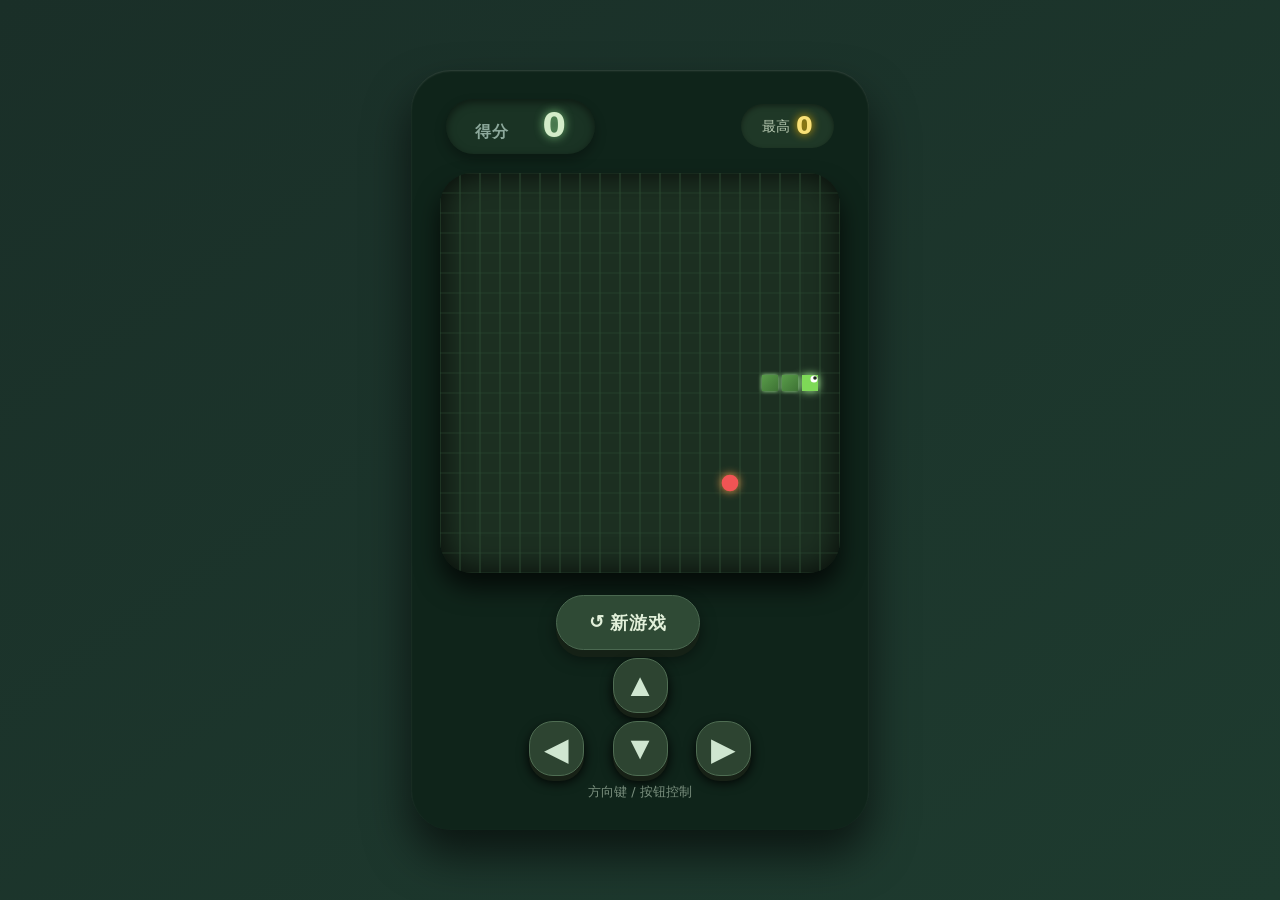
<file: recommend/一个贪吃蛇游戏.html>
<!DOCTYPE html>
<html lang="en">
<head>
  <meta charset="UTF-8">
  <meta name="viewport" content="width=device-width, initial-scale=1.0, maximum-scale=1.0, user-scalable=no, viewport-fit=cover">
  <title>贪吃蛇 · 经典版</title>
  <style>
    * {
      margin: 0;
      padding: 0;
      box-sizing: border-box;
    }

    body {
      background: linear-gradient(145deg, #1a2f28 0%, #1e3b2f 100%);
      min-height: 100vh;
      display: flex;
      justify-content: center;
      align-items: center;
      font-family: 'Segoe UI', system-ui, -apple-system, sans-serif;
      padding: 1rem;
      margin: 0;
    }

    .game-container {
      background: #0f241a;
      border-radius: 2.5rem;
      padding: 1.8rem;
      box-shadow: 0 25px 45px rgba(0, 0, 0, 0.6), inset 0 1px 2px rgba(255, 255, 255, 0.15);
      display: flex;
      flex-direction: column;
      align-items: center;
      width: fit-content;
      max-width: 100%;
    }

    .header {
      width: 100%;
      display: flex;
      justify-content: space-between;
      align-items: center;
      margin-bottom: 1.2rem;
      padding: 0 0.4rem;
    }

    .score-panel {
      background: #1a3324;
      border-radius: 3rem;
      padding: 0.65rem 1.8rem;
      box-shadow: inset 0 3px 8px rgba(0,0,0,0.5), 0 6px 12px rgba(0,0,0,0.3);
      display: flex;
      align-items: baseline;
      gap: 0.5rem;
    }

    .score-label {
      color: #8ca89b;
      font-weight: 600;
      font-size: 1rem;
      letter-spacing: 0.08em;
      text-transform: uppercase;
    }

    .score-value {
      color: #d4edc9;
      font-weight: 700;
      font-size: 2.1rem;
      line-height: 1;
      text-shadow: 0 0 10px #7ac47a;
      min-width: 3rem;
      text-align: right;
    }

    .best-panel {
      background: #1f3827;
      border-radius: 2rem;
      padding: 0.5rem 1.3rem;
      box-shadow: inset 0 2px 5px rgba(0,0,0,0.4);
      display: flex;
      align-items: center;
      gap: 0.4rem;
    }

    .best-label {
      color: #b7c9b1;
      font-weight: 500;
      font-size: 0.9rem;
    }

    .best-value {
      color: #f9e076;
      font-weight: 700;
      font-size: 1.5rem;
      text-shadow: 0 0 8px #f0b300;
    }

    canvas {
      display: block;
      background: #1c2f21;
      border-radius: 2rem;
      box-shadow: inset 0 0 30px rgba(0, 0, 0, 0.8), 0 15px 25px rgba(0,0,0,0.7);
      width: 100%;
      height: auto;
      max-width: 450px;
      aspect-ratio: 1 / 1;
      touch-action: none;  /* 防止触摸时页面滑动 */
    }

    .controls {
      margin-top: 1.4rem;
      display: flex;
      flex-wrap: wrap;
      align-items: center;
      justify-content: center;
      gap: 1rem;
      width: 100%;
    }

    .btn {
      background: #2d4a34;
      border: none;
      border-radius: 2.5rem;
      padding: 0.9rem 2rem;
      font-weight: 600;
      font-size: 1.1rem;
      letter-spacing: 0.05em;
      color: #e2f0da;
      background: #2f4a35;
      box-shadow: 0 7px 0 #152116, 0 8px 16px rgba(0,0,0,0.5);
      cursor: pointer;
      transition: all 0.1s ease;
      text-transform: uppercase;
      display: flex;
      align-items: center;
      gap: 0.3rem;
      border: 1px solid #4a6850;
    }

    .btn:active {
      transform: translateY(4px);
      box-shadow: 0 3px 0 #152116, 0 5px 10px rgba(0,0,0,0.6);
      background: #3a5740;
    }

    .btn:disabled {
      opacity: 0.7;
      transform: translateY(2px);
      box-shadow: 0 4px 0 #152116, 0 5px 10px rgba(0,0,0,0.5);
      pointer-events: none;
    }

    .direction-pad {
      display: flex;
      flex-direction: column;
      align-items: center;
      gap: 0.5rem;
      margin-top: 0.5rem;
    }

    .dir-row {
      display: flex;
      gap: 1.8rem;
    }

    .dir-btn {
      background: #2b412e;
      border: none;
      border-radius: 1.5rem;
      width: 55px;
      height: 55px;
      font-size: 2rem;
      display: flex;
      align-items: center;
      justify-content: center;
      color: #cfe6d0;
      background: #2d4431;
      box-shadow: 0 5px 0 #172116, 0 6px 12px black;
      cursor: pointer;
      transition: 0.08s ease;
      border: 1px solid #4f6d53;
      user-select: none;
    }

    .dir-btn:active {
      transform: translateY(3px);
      box-shadow: 0 2px 0 #172116, 0 4px 8px black;
      background: #3f5a43;
    }

    @media (max-width: 500px) {
      .game-container {
        padding: 1.2rem;
      }
      .dir-btn {
        width: 48px;
        height: 48px;
        font-size: 1.8rem;
      }
      .btn {
        padding: 0.7rem 1.5rem;
        font-size: 0.95rem;
      }
    }

    .game-status {
      color: #f7e3a8;
      font-weight: 600;
      margin-left: 0.5rem;
    }
  </style>
</head>
<body>
<div class="game-container">
  <div class="header">
    <div class="score-panel">
      <span class="score-label">得分</span>
      <span class="score-value" id="scoreDisplay">0</span>
    </div>
    <div class="best-panel">
      <span class="best-label">最高</span>
      <span class="best-value" id="bestDisplay">0</span>
    </div>
  </div>

  <canvas id="gameCanvas" width="400" height="400"></canvas>

  <div class="controls">
    <button class="btn" id="restartButton">
      <span>↺</span> 新游戏
    </button>
    <span class="game-status" id="statusText"></span>
  </div>

  <div class="direction-pad">
    <div class="dir-row">
      <button class="dir-btn" id="btnUp">▲</button>
    </div>
    <div class="dir-row">
      <button class="dir-btn" id="btnLeft">◀</button>
      <button class="dir-btn" id="btnDown">▼</button>
      <button class="dir-btn" id="btnRight">▶</button>
    </div>
  </div>
  <div style="color:#7a8f7e; margin-top:0.5rem; font-size:0.8rem;">方向键 / 按钮控制</div>
</div>

<script>
  (function() {
    // ----- 游戏配置 -----
    const canvas = document.getElementById('gameCanvas');
    const ctx = canvas.getContext('2d');

    const GRID_SIZE = 20;        // 20x20 网格
    const CELL_SIZE = canvas.width / GRID_SIZE; // 20px

    // 初始蛇
    const INIT_SNAKE = [
      {x: 10, y: 10},
      {x: 9, y: 10},
      {x: 8, y: 10}
    ];
    const INIT_DIR = {x: 1, y: 0}; // 向右

    // 游戏状态变量 (内存中)
    let snake = [...INIT_SNAKE.map(p => ({...p}))];
    let food = {x: 15, y: 10};
    let direction = {...INIT_DIR};
    let nextDirection = {...INIT_DIR};
    let score = 0;
    let bestScore = 0;

    let gameRunning = false;
    let gameOverFlag = false;
    let gameLoopInterval = null;
    let gameSpeed = 130; // 毫秒

    // DOM 元素
    const scoreSpan = document.getElementById('scoreDisplay');
    const bestSpan = document.getElementById('bestDisplay');
    const statusText = document.getElementById('statusText');

    // ----- 工具函数 -----
    function randomGridPosition() {
      return {
        x: Math.floor(Math.random() * GRID_SIZE),
        y: Math.floor(Math.random() * GRID_SIZE)
      };
    }

    // 检查坐标是否在蛇身上
    function isPositionOnSnake(pos, snakeArray) {
      return snakeArray.some(segment => segment.x === pos.x && segment.y === pos.y);
    }

    // 生成不重叠的食物
    function generateValidFood(snakeArray) {
      if (snakeArray.length >= GRID_SIZE * GRID_SIZE) {
        // 蛇占满网格，无法生成食物 (胜利情况)
        return null;
      }
      let newFood = randomGridPosition();
      while (isPositionOnSnake(newFood, snakeArray)) {
        newFood = randomGridPosition();
      }
      return newFood;
    }

    // 更新UI分数
    function updateScoreUI() {
      scoreSpan.textContent = score;
      if (score > bestScore) {
        bestScore = score;
      }
      bestSpan.textContent = bestScore;
    }

    // 停止游戏循环
    function stopGameLoop() {
      if (gameLoopInterval) {
        clearInterval(gameLoopInterval);
        gameLoopInterval = null;
      }
    }

    // 开始循环
    function startGameLoop() {
      if (gameLoopInterval) stopGameLoop();
      gameLoopInterval = setInterval(step, gameSpeed);
    }

    // 重置游戏状态 (保留最高分)
    function resetGame() {
      stopGameLoop();
      snake = INIT_SNAKE.map(p => ({...p}));
      direction = {...INIT_DIR};
      nextDirection = {...INIT_DIR};
      score = 0;
      gameOverFlag = false;
      gameRunning = true;

      // 生成有效食物
      const newFood = generateValidFood(snake);
      if (newFood) {
        food = newFood;
      } else {
        // 极端情况：初始蛇占满？不可能，初始只有3格。但保留处理
        food = {x: 15, y: 10};
        if (isPositionOnSnake(food, snake)) {
          for (let y = 0; y < GRID_SIZE; y++) {
            let placed = false;
            for (let x = 0; x < GRID_SIZE; x++) {
              const candidate = {x, y};
              if (!isPositionOnSnake(candidate, snake)) {
                food = candidate;
                placed = true;
                break;
              }
            }
            if (placed) break;
          }
        }
      }

      updateScoreUI();
      statusText.textContent = '';
      startGameLoop();
      drawCanvas();
    }

    // 游戏结束处理
    function endGame(reason = '撞墙或撞到自己') {
      if (!gameRunning || gameOverFlag) return;
      stopGameLoop();
      gameRunning = false;
      gameOverFlag = true;
      statusText.textContent = '💀 游戏结束';
      drawCanvas(); // 重绘显示结束状态
    }

    // 移动逻辑
    function moveSnake() {
      if (!gameRunning || gameOverFlag) return false;

      // 正式采用有效方向
      direction = {...nextDirection};

      const head = snake[0];
      const newHead = {
        x: head.x + direction.x,
        y: head.y + direction.y
      };

      // 边界检测
      if (newHead.x < 0 || newHead.x >= GRID_SIZE || newHead.y < 0 || newHead.y >= GRID_SIZE) {
        endGame('撞墙');
        return false;
      }

      // 检查是否吃到食物
      const isEating = (newHead.x === food.x && newHead.y === food.y);

      // 移动蛇：插入新头
      snake.unshift({...newHead});
      if (!isEating) {
        snake.pop();
      } else {
        // 加分，生成新食物
        score++;
        updateScoreUI();

        if (snake.length >= GRID_SIZE * GRID_SIZE) {
          // 胜利！占满网格
          stopGameLoop();
          gameRunning = false;
          gameOverFlag = true;
          statusText.textContent = '🏆 你赢了！满分！';
          drawCanvas();
          return false;
        }

        const newFood = generateValidFood(snake);
        if (newFood) {
          food = newFood;
        } else {
          // 理论上不会，但保险
          endGame('无空位');
          return false;
        }
      }

      // 检查新头部是否撞到自身 (从索引1开始检查)
      const currentHead = snake[0];
      const selfCollision = snake.slice(1).some(segment => segment.x === currentHead.x && segment.y === currentHead.y);
      if (selfCollision) {
        endGame('撞到自己');
        return false;
      }

      drawCanvas();
      return true;
    }

    function step() {
      if (!gameRunning || gameOverFlag) {
        // 如果意外情况停止循环
        if (gameLoopInterval) stopGameLoop();
        return;
      }
      moveSnake();
    }

    // 改变方向 (带安全检查，不能反向)
    function changeDirection(newDir) {
      if (!gameRunning || gameOverFlag) return;

      // 禁止原地掉头：新方向不能与当前direction完全相反
      if (newDir.x === -direction.x && newDir.y === -direction.y) {
        return;
      }
      // 允许同向或垂直方向，更新nextDirection
      nextDirection = {...newDir};
    }

    // ----- 绘制画布 -----
    function drawCanvas() {
      ctx.clearRect(0, 0, canvas.width, canvas.height);

      // 绘制网格线 (细线)
      ctx.strokeStyle = '#2d4a33';
      ctx.lineWidth = 0.6;
      for (let i = 0; i <= GRID_SIZE; i++) {
        ctx.beginPath();
        ctx.moveTo(i * CELL_SIZE, 0);
        ctx.lineTo(i * CELL_SIZE, canvas.height);
        ctx.stroke();
        ctx.moveTo(0, i * CELL_SIZE);
        ctx.lineTo(canvas.width, i * CELL_SIZE);
        ctx.stroke();
      }

      // 绘制食物
      ctx.fillStyle = '#f05454';
      ctx.shadowColor = '#ff9f4b';
      ctx.shadowBlur = 10;
      ctx.beginPath();
      const fx = food.x * CELL_SIZE + CELL_SIZE/2;
      const fy = food.y * CELL_SIZE + CELL_SIZE/2;
      ctx.arc(fx, fy, CELL_SIZE/2.4, 0, Math.PI*2);
      ctx.fill();
      ctx.shadowBlur = 0; // 重置阴影避免影响蛇
      ctx.shadowColor = 'transparent';

      // 绘制蛇
      for (let i = 0; i < snake.length; i++) {
        const seg = snake[i];
        const x = seg.x * CELL_SIZE;
        const y = seg.y * CELL_SIZE;
        
        // 蛇身渐变
        if (i === 0) {
          ctx.fillStyle = '#7ed957'; // 头部亮绿色
        } else {
          const gradient = ctx.createLinearGradient(x, y, x + CELL_SIZE, y + CELL_SIZE);
          gradient.addColorStop(0, '#5ca14c');
          gradient.addColorStop(1, '#3b6e32');
          ctx.fillStyle = gradient;
        }
        
        ctx.shadowBlur = i === 0 ? 8 : 4;
        ctx.shadowColor = '#b0ff9e';
        ctx.fillRect(x + 2, y + 2, CELL_SIZE - 4, CELL_SIZE - 4);
        
        // 眼睛 (头部)
        if (i === 0) {
          ctx.fillStyle = '#ffffff';
          ctx.shadowBlur = 0;
          const eyeOffsetX = direction.x === 0 ? 5 : (direction.x === 1 ? 4 : -4);
          const eyeOffsetY = direction.y === 0 ? 5 : (direction.y === 1 ? 4 : -4);
          const centerX = x + CELL_SIZE/2;
          const centerY = y + CELL_SIZE/2;
          
          ctx.beginPath();
          ctx.arc(centerX + (direction.x*4 || -4), centerY + (direction.y*4 || -4), 3.5, 0, Math.PI*2);
          ctx.fill();
          ctx.fillStyle = '#1e2b1c';
          ctx.beginPath();
          ctx.arc(centerX + (direction.x*5 || -5), centerY + (direction.y*5 || -5), 1.8, 0, Math.PI*2);
          ctx.fill();
        }
      }
      ctx.shadowBlur = 0;
      ctx.shadowColor = 'transparent';

      // 游戏结束遮罩
      if (gameOverFlag || !gameRunning) {
        ctx.globalAlpha = 0.7;
        ctx.fillStyle = '#0b1a10';
        ctx.fillRect(0, 0, canvas.width, canvas.height);
        ctx.globalAlpha = 1;
        ctx.fillStyle = '#f2e9c2';
        ctx.font = 'bold 20px "Segoe UI", system-ui';
        ctx.textAlign = 'center';
        ctx.shadowColor = '#000';
        ctx.shadowBlur = 8;
        const message = gameOverFlag ? '游戏结束' : '准备开始';
        ctx.fillText(message, canvas.width/2, canvas.height/2-10);
        ctx.shadowBlur = 0;
        ctx.shadowColor = 'transparent';
      }
    }

    // ----- 键盘监听 -----
    function onKeyDown(e) {
      const key = e.key;
      // 阻止箭头键滚动页面
      if (key.startsWith('Arrow')) {
        e.preventDefault();
      }
      if (!gameRunning || gameOverFlag) return;

      switch (key) {
        case 'ArrowUp': changeDirection({x: 0, y: -1}); break;
        case 'ArrowDown': changeDirection({x: 0, y: 1}); break;
        case 'ArrowLeft': changeDirection({x: -1, y: 0}); break;
        case 'ArrowRight': changeDirection({x: 1, y: 0}); break;
        default: break;
      }
    }

    // ----- 按钮绑定 -----
    document.getElementById('btnUp').addEventListener('click', () => changeDirection({x: 0, y: -1}));
    document.getElementById('btnDown').addEventListener('click', () => changeDirection({x: 0, y: 1}));
    document.getElementById('btnLeft').addEventListener('click', () => changeDirection({x: -1, y: 0}));
    document.getElementById('btnRight').addEventListener('click', () => changeDirection({x: 1, y: 0}));
    
    document.getElementById('restartButton').addEventListener('click', () => {
      resetGame();
    });

    // 触摸滑动支持 (简单防止误触，canvas上监听)
    let touchStartX = 0, touchStartY = 0;
    canvas.addEventListener('touchstart', (e) => {
      e.preventDefault();
      const touch = e.touches[0];
      touchStartX = touch.clientX;
      touchStartY = touch.clientY;
    }, {passive: false});

    canvas.addEventListener('touchend', (e) => {
      e.preventDefault();
      if (!gameRunning || gameOverFlag) return;
      if (!touchStartX || !touchStartY) return;
      const touchEnd = e.changedTouches[0];
      if (!touchEnd) return;
      const dx = touchEnd.clientX - touchStartX;
      const dy = touchEnd.clientY - touchStartY;
      const absDx = Math.abs(dx);
      const absDy = Math.abs(dy);
      
      if (Math.max(absDx, absDy) < 15) return; // 死区
      
      if (absDx > absDy) {
        changeDirection(dx > 0 ? {x: 1, y: 0} : {x: -1, y: 0});
      } else {
        changeDirection(dy > 0 ? {x: 0, y: 1} : {x: 0, y: -1});
      }
      
      touchStartX = 0;
      touchStartY = 0;
    });

    canvas.addEventListener('touchmove', (e) => e.preventDefault(), {passive: false});

    // 窗口失去焦点时不做特殊处理，但保留键盘监听
    window.addEventListener('keydown', onKeyDown);

    // 初始化：直接开始游戏
    function initialStart() {
      // 设置初始食物确保不重叠
      snake = INIT_SNAKE.map(p => ({...p}));
      direction = {...INIT_DIR};
      nextDirection = {...INIT_DIR};
      score = 0;
      gameOverFlag = false;
      gameRunning = true;
      
      const validFood = generateValidFood(snake);
      food = validFood || {x: 15, y: 10};
      updateScoreUI();
      statusText.textContent = '';
      drawCanvas();
      startGameLoop();
    }

    initialStart();

    // 清理定时器（辅助，非必须）
    window.addEventListener('beforeunload', () => stopGameLoop());
  })();
</script>
</body>
</html>
</file>
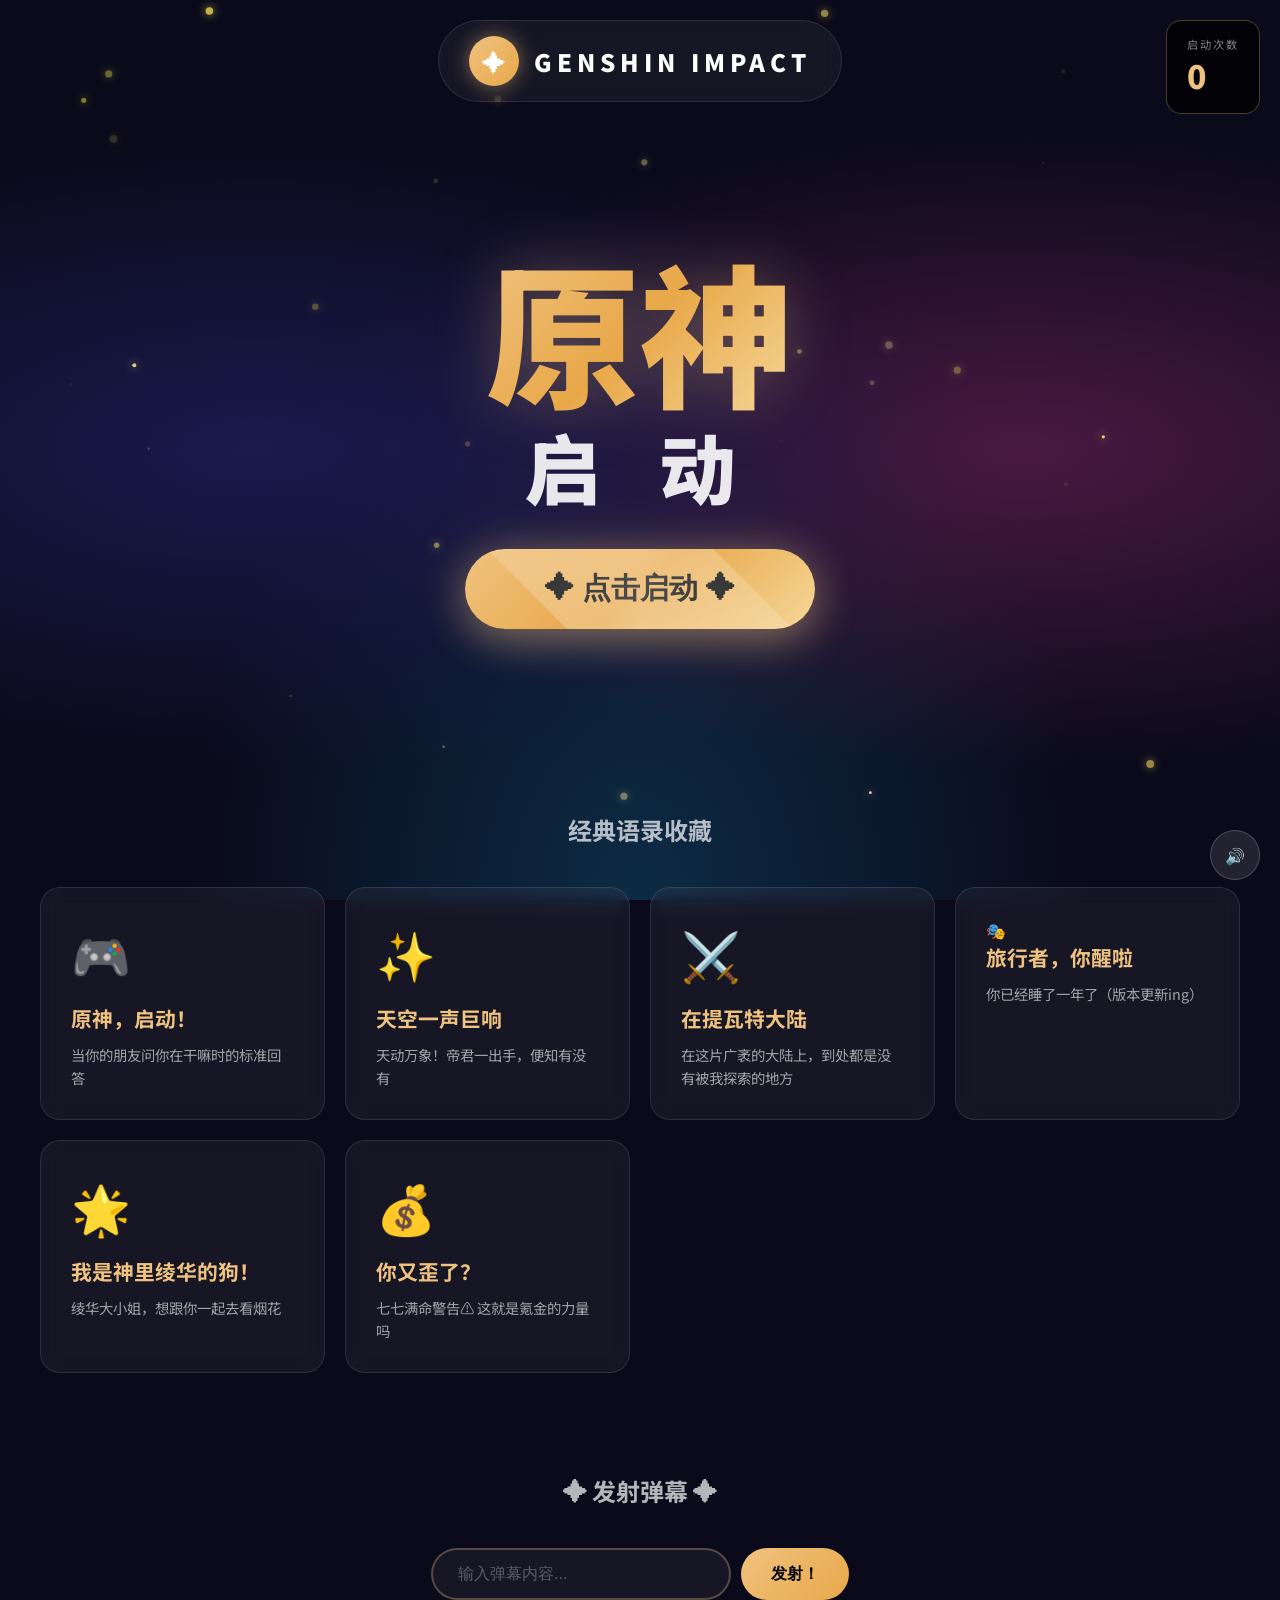
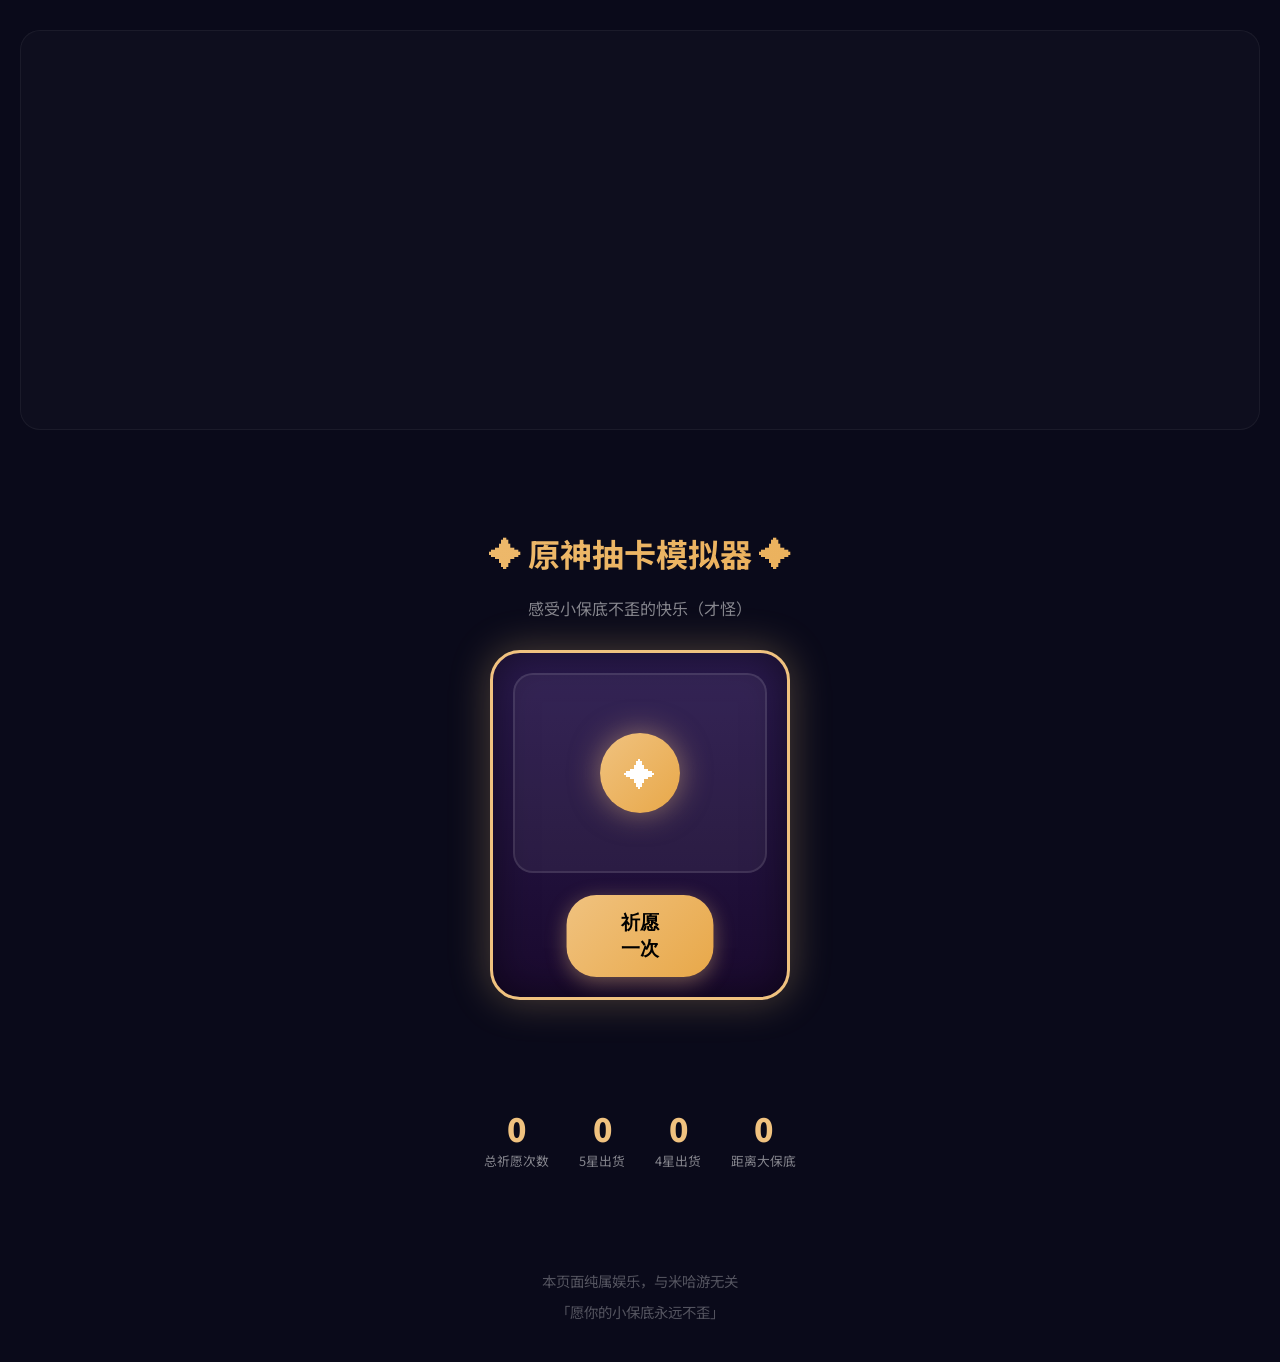
<file: recommend/原神启动！！！.html>
<!DOCTYPE html>
<html lang="zh-CN">
<head>
    <meta charset="UTF-8">
    <meta name="viewport" content="width=device-width, initial-scale=1.0">
    <title>原神 启动！</title>
    <style>
        @import url('https://fonts.googleapis.com/css2?family=Noto+Sans+SC:wght@400;700;900&display=swap');

        * {
            margin: 0;
            padding: 0;
            box-sizing: border-box;
        }

        body {
            font-family: 'Noto Sans SC', sans-serif;
            background: #0a0a1a;
            color: #fff;
            overflow-x: hidden;
            min-height: 100vh;
        }

        /* 开场动画 */
        .intro-overlay {
            position: fixed;
            top: 0;
            left: 0;
            width: 100%;
            height: 100%;
            background: #000;
            z-index: 10000;
            display: flex;
            align-items: center;
            justify-content: center;
            transition: opacity 0.5s ease;
        }

        .intro-overlay.fade-out {
            opacity: 0;
            pointer-events: none;
        }

        .intro-text {
            font-size: clamp(2rem, 8vw, 6rem);
            font-weight: 900;
            background: linear-gradient(135deg, #f0c27f, #4b6cb7);
            -webkit-background-clip: text;
            -webkit-text-fill-color: transparent;
            background-clip: text;
            opacity: 0;
            transform: scale(0.5);
            animation: introAppear 1.5s ease forwards;
            text-align: center;
        }

        @keyframes introAppear {
            0% { opacity: 0; transform: scale(0.5); }
            50% { opacity: 1; transform: scale(1.1); }
            100% { opacity: 1; transform: scale(1); }
        }

        /* 主内容 */
        .main-container {
            min-height: 100vh;
            position: relative;
            overflow: hidden;
        }

        /* 动态背景 */
        .dynamic-bg {
            position: fixed;
            top: 0;
            left: 0;
            width: 100%;
            height: 100%;
            background: radial-gradient(ellipse at 20% 50%, #1a1a4e 0%, transparent 50%),
                        radial-gradient(ellipse at 80% 50%, #4a1942 0%, transparent 50%),
                        radial-gradient(ellipse at 50% 100%, #0d2b45 0%, transparent 50%),
                        #0a0a1a;
            z-index: -1;
        }

        /* 粒子画布 */
        #particleCanvas {
            position: fixed;
            top: 0;
            left: 0;
            width: 100%;
            height: 100%;
            z-index: 0;
            pointer-events: none;
        }

        /* Header */
        .header {
            position: relative;
            z-index: 10;
            padding: 20px;
            text-align: center;
        }

        .logo-container {
            display: inline-flex;
            align-items: center;
            gap: 15px;
            padding: 15px 30px;
            background: rgba(255, 255, 255, 0.05);
            border-radius: 50px;
            border: 1px solid rgba(255, 255, 255, 0.1);
            backdrop-filter: blur(10px);
        }

        .logo-icon {
            width: 50px;
            height: 50px;
            background: linear-gradient(135deg, #f0c27f, #e8a849);
            border-radius: 50%;
            display: flex;
            align-items: center;
            justify-content: center;
            font-size: 24px;
            box-shadow: 0 0 20px rgba(240, 194, 127, 0.5);
            animation: float 3s ease-in-out infinite;
        }

        @keyframes float {
            0%, 100% { transform: translateY(0); }
            50% { transform: translateY(-10px); }
        }

        .logo-text {
            font-size: 1.5rem;
            font-weight: 900;
            letter-spacing: 5px;
        }

        /* 主启动区域 */
        .launch-section {
            position: relative;
            z-index: 10;
            display: flex;
            flex-direction: column;
            align-items: center;
            justify-content: center;
            min-height: 70vh;
            padding: 40px 20px;
        }

        .launch-title {
            font-size: clamp(3rem, 12vw, 10rem);
            font-weight: 900;
            text-align: center;
            line-height: 1.1;
            margin-bottom: 40px;
            position: relative;
        }

        .launch-title .line1 {
            display: block;
            background: linear-gradient(135deg, #f0c27f, #e8a849, #f5d799);
            -webkit-background-clip: text;
            -webkit-text-fill-color: transparent;
            background-clip: text;
            text-shadow: none;
            filter: drop-shadow(0 0 30px rgba(240, 194, 127, 0.3));
        }

        .launch-title .line2 {
            display: block;
            font-size: 0.5em;
            color: #fff;
            -webkit-text-fill-color: #fff;
            letter-spacing: 20px;
            margin-top: 10px;
            opacity: 0.9;
        }

        .launch-btn {
            position: relative;
            padding: 20px 80px;
            font-size: 1.8rem;
            font-weight: 900;
            color: #000;
            background: linear-gradient(135deg, #f0c27f, #e8a849, #f5d799);
            border: none;
            border-radius: 50px;
            cursor: pointer;
            transition: all 0.3s ease;
            box-shadow: 0 10px 40px rgba(240, 194, 127, 0.4),
                        0 0 60px rgba(240, 194, 127, 0.2);
            overflow: hidden;
            z-index: 1;
        }

        .launch-btn::before {
            content: '';
            position: absolute;
            top: -50%;
            left: -50%;
            width: 200%;
            height: 200%;
            background: linear-gradient(
                45deg,
                transparent,
                rgba(255, 255, 255, 0.3),
                transparent
            );
            transform: rotate(45deg);
            animation: btnShine 3s infinite;
        }

        @keyframes btnShine {
            0% { transform: translateX(-100%) rotate(45deg); }
            100% { transform: translateX(100%) rotate(45deg); }
        }

        .launch-btn:hover {
            transform: scale(1.05) translateY(-5px);
            box-shadow: 0 20px 60px rgba(240, 194, 127, 0.6),
                        0 0 80px rgba(240, 194, 127, 0.3);
        }

        .launch-btn:active {
            transform: scale(0.95);
        }

        .launch-btn.launched {
            animation: launchPulse 0.5s ease;
        }

        @keyframes launchPulse {
            0% { transform: scale(1); }
            50% { transform: scale(1.2); }
            100% { transform: scale(1); }
        }

        /* 梗语录区域 */
        .meme-section {
            position: relative;
            z-index: 10;
            padding: 60px 20px;
        }

        .meme-title {
            text-align: center;
            font-size: 1.5rem;
            margin-bottom: 40px;
            opacity: 0.7;
        }

        .meme-grid {
            display: grid;
            grid-template-columns: repeat(auto-fit, minmax(280px, 1fr));
            gap: 20px;
            max-width: 1200px;
            margin: 0 auto;
        }

        .meme-card {
            background: rgba(255, 255, 255, 0.05);
            border: 1px solid rgba(255, 255, 255, 0.1);
            border-radius: 20px;
            padding: 30px;
            backdrop-filter: blur(10px);
            transition: all 0.3s ease;
            cursor: pointer;
            position: relative;
            overflow: hidden;
        }

        .meme-card::before {
            content: '';
            position: absolute;
            top: 0;
            left: 0;
            width: 100%;
            height: 100%;
            background: linear-gradient(135deg, rgba(240, 194, 127, 0.1), transparent);
            opacity: 0;
            transition: opacity 0.3s ease;
        }

        .meme-card:hover {
            transform: translateY(-10px);
            border-color: rgba(240, 194, 127, 0.3);
            box-shadow: 0 20px 40px rgba(0, 0, 0, 0.3);
        }

        .meme-card:hover::before {
            opacity: 1;
        }

        .meme-emoji {
            font-size: 3rem;
            margin-bottom: 15px;
        }

        .meme-text {
            font-size: 1.3rem;
            font-weight: 700;
            margin-bottom: 10px;
            color: #f0c27f;
        }

        .meme-desc {
            font-size: 0.9rem;
            opacity: 0.6;
            line-height: 1.6;
        }

        /* 弹幕区域 */
        .danmaku-section {
            position: relative;
            z-index: 10;
            padding: 40px 20px;
            text-align: center;
        }

        .danmaku-input-group {
            display: flex;
            gap: 10px;
            justify-content: center;
            flex-wrap: wrap;
            margin-top: 20px;
        }

        .danmaku-input {
            padding: 15px 25px;
            font-size: 1rem;
            border: 2px solid rgba(240, 194, 127, 0.3);
            background: rgba(255, 255, 255, 0.05);
            color: #fff;
            border-radius: 30px;
            width: 300px;
            outline: none;
            transition: all 0.3s ease;
        }

        .danmaku-input:focus {
            border-color: #f0c27f;
            box-shadow: 0 0 20px rgba(240, 194, 127, 0.2);
        }

        .danmaku-input::placeholder {
            color: rgba(255, 255, 255, 0.3);
        }

        .danmaku-btn {
            padding: 15px 30px;
            font-size: 1rem;
            font-weight: 700;
            color: #000;
            background: linear-gradient(135deg, #f0c27f, #e8a849);
            border: none;
            border-radius: 30px;
            cursor: pointer;
            transition: all 0.3s ease;
        }

        .danmaku-btn:hover {
            transform: scale(1.05);
            box-shadow: 0 10px 30px rgba(240, 194, 127, 0.3);
        }

        .danmaku-stage {
            position: relative;
            height: 400px;
            margin-top: 30px;
            background: rgba(255, 255, 255, 0.02);
            border-radius: 20px;
            border: 1px solid rgba(255, 255, 255, 0.05);
            overflow: hidden;
        }

        .danmaku-item {
            position: absolute;
            white-space: nowrap;
            font-weight: 700;
            padding: 10px 20px;
            border-radius: 20px;
            animation: danmakuMove linear forwards;
            cursor: pointer;
            transition: transform 0.2s;
        }

        .danmaku-item:hover {
            transform: scale(1.1);
        }

        @keyframes danmakuMove {
            from { transform: translateX(100%); }
            to { transform: translateX(-100vw); }
        }

        /* 抽卡区域 */
        .gacha-section {
            position: relative;
            z-index: 10;
            padding: 60px 20px;
            text-align: center;
        }

        .gacha-title {
            font-size: 2rem;
            margin-bottom: 20px;
            background: linear-gradient(135deg, #f0c27f, #e8a849);
            -webkit-background-clip: text;
            -webkit-text-fill-color: transparent;
            background-clip: text;
        }

        .gacha-subtitle {
            opacity: 0.5;
            margin-bottom: 30px;
        }

        .gacha-machine {
            display: inline-block;
            position: relative;
            width: 300px;
            height: 350px;
            background: linear-gradient(180deg, #2a1a4e, #1a0a2e);
            border-radius: 30px;
            border: 3px solid #f0c27f;
            box-shadow: 0 0 40px rgba(240, 194, 127, 0.3),
                        inset 0 0 40px rgba(0, 0, 0, 0.5);
            overflow: hidden;
        }

        .gacha-glass {
            position: absolute;
            top: 20px;
            left: 20px;
            right: 20px;
            height: 200px;
            background: rgba(255, 255, 255, 0.05);
            border-radius: 20px;
            border: 2px solid rgba(255, 255, 255, 0.1);
            display: flex;
            align-items: center;
            justify-content: center;
            font-size: 5rem;
            overflow: hidden;
        }

        .gacha-ball {
            width: 80px;
            height: 80px;
            border-radius: 50%;
            background: linear-gradient(135deg, #f0c27f, #e8a849);
            display: flex;
            align-items: center;
            justify-content: center;
            font-size: 2rem;
            box-shadow: 0 0 30px rgba(240, 194, 127, 0.5);
            transition: all 0.3s ease;
        }

        .gacha-pull-btn {
            position: absolute;
            bottom: 20px;
            left: 50%;
            transform: translateX(-50%);
            padding: 15px 50px;
            font-size: 1.2rem;
            font-weight: 900;
            color: #000;
            background: linear-gradient(135deg, #f0c27f, #e8a849);
            border: none;
            border-radius: 30px;
            cursor: pointer;
            transition: all 0.3s ease;
            box-shadow: 0 5px 20px rgba(240, 194, 127, 0.4);
        }

        .gacha-pull-btn:hover {
            transform: translateX(-50%) scale(1.05);
        }

        .gacha-pull-btn:disabled {
            opacity: 0.5;
            cursor: not-allowed;
        }

        .gacha-result {
            margin-top: 30px;
            font-size: 1.5rem;
            min-height: 50px;
        }

        .result-5star {
            color: #f0c27f;
            text-shadow: 0 0 20px rgba(240, 194, 127, 0.5);
            animation: sparkle 1s ease infinite;
        }

        .result-4star {
            color: #c084fc;
            text-shadow: 0 0 20px rgba(192, 132, 252, 0.5);
        }

        .result-3star {
            color: #60a5fa;
        }

        @keyframes sparkle {
            0%, 100% { opacity: 1; }
            50% { opacity: 0.7; }
        }

        .gacha-stats {
            margin-top: 20px;
            display: flex;
            justify-content: center;
            gap: 30px;
            flex-wrap: wrap;
        }

        .stat-item {
            text-align: center;
        }

        .stat-value {
            font-size: 2rem;
            font-weight: 900;
            color: #f0c27f;
        }

        .stat-label {
            font-size: 0.8rem;
            opacity: 0.5;
        }

        /* 底部 */
        .footer {
            position: relative;
            z-index: 10;
            text-align: center;
            padding: 40px 20px;
            opacity: 0.3;
            font-size: 0.9rem;
        }

        /* 飘落文字 */
        .falling-text {
            position: fixed;
            z-index: 5;
            font-weight: 900;
            pointer-events: none;
            animation: textFall linear forwards;
            white-space: nowrap;
        }

        @keyframes textFall {
            from {
                transform: translateY(-100px) rotate(var(--rotate));
                opacity: 1;
            }
            to {
                transform: translateY(110vh) rotate(var(--rotate));
                opacity: 0;
            }
        }

        /* 启动特效叠加 */
        .launch-overlay {
            position: fixed;
            top: 0;
            left: 0;
            width: 100%;
            height: 100%;
            z-index: 9999;
            pointer-events: none;
            display: flex;
            align-items: center;
            justify-content: center;
        }

        .launch-flash {
            position: absolute;
            width: 100%;
            height: 100%;
            background: radial-gradient(circle, rgba(240, 194, 127, 0.8) 0%, transparent 70%);
            opacity: 0;
            animation: flashBurst 1s ease-out;
        }

        @keyframes flashBurst {
            0% { opacity: 1; transform: scale(0); }
            100% { opacity: 0; transform: scale(3); }
        }

        .launch-text-burst {
            font-size: clamp(3rem, 15vw, 12rem);
            font-weight: 900;
            color: #f0c27f;
            text-shadow: 0 0 100px rgba(240, 194, 127, 0.8);
            animation: textBurst 2s ease-out forwards;
            white-space: nowrap;
        }

        @keyframes textBurst {
            0% { transform: scale(0); opacity: 1; }
            50% { transform: scale(1.2); opacity: 1; }
            100% { transform: scale(3); opacity: 0; }
        }

        /* 音量指示器 */
        .volume-indicator {
            position: fixed;
            bottom: 20px;
            right: 20px;
            z-index: 100;
            width: 50px;
            height: 50px;
            background: rgba(255, 255, 255, 0.1);
            border-radius: 50%;
            display: flex;
            align-items: center;
            justify-content: center;
            cursor: pointer;
            backdrop-filter: blur(10px);
            border: 1px solid rgba(255, 255, 255, 0.2);
            transition: all 0.3s ease;
        }

        .volume-indicator:hover {
            background: rgba(255, 255, 255, 0.2);
            transform: scale(1.1);
        }

        /* 计数器 */
        .launch-counter {
            position: fixed;
            top: 20px;
            right: 20px;
            z-index: 100;
            background: rgba(0, 0, 0, 0.7);
            border: 1px solid rgba(240, 194, 127, 0.3);
            border-radius: 15px;
            padding: 15px 20px;
            backdrop-filter: blur(10px);
        }

        .counter-label {
            font-size: 0.7rem;
            opacity: 0.5;
            text-transform: uppercase;
            letter-spacing: 2px;
        }

        .counter-value {
            font-size: 2rem;
            font-weight: 900;
            color: #f0c27f;
        }

        @media (max-width: 768px) {
            .meme-grid {
                grid-template-columns: 1fr;
            }
            
            .danmaku-input {
                width: 100%;
            }
        }
    </style>
</head>
<body>
    <!-- 开场动画 -->
    <div class="intro-overlay" id="introOverlay">
        <div class="intro-text">原神 启动！</div>
    </div>

    <!-- 启动特效层 -->
    <div class="launch-overlay" id="launchOverlay" style="display: none;"></div>

    <!-- 动态背景 -->
    <div class="dynamic-bg"></div>

    <!-- 粒子画布 -->
    <canvas id="particleCanvas"></canvas>

    <!-- 启动计数器 -->
    <div class="launch-counter">
        <div class="counter-label">启动次数</div>
        <div class="counter-value" id="launchCount">0</div>
    </div>

    <!-- 音量指示器 -->
    <div class="volume-indicator" id="volumeBtn" title="点击播放/暂停音乐">
        🔊
    </div>

    <!-- 主内容 -->
    <div class="main-container">
        <!-- Header -->
        <header class="header">
            <div class="logo-container">
                <div class="logo-icon">✦</div>
                <div class="logo-text">GENSHIN IMPACT</div>
            </div>
        </header>

        <!-- 主启动区域 -->
        <section class="launch-section">
            <h1 class="launch-title">
                <span class="line1">原神</span>
                <span class="line2">启 动</span>
            </h1>
            <button class="launch-btn" id="launchBtn">
                ✦ 点击启动 ✦
            </button>
        </section>

        <!-- 梗语录区域 -->
        <section class="meme-section">
            <h2 class="meme-title">经典语录收藏</h2>
            <div class="meme-grid">
                <div class="meme-card" onclick="this.style.transform='scale(0.95)'; setTimeout(()=>this.style.transform='', 200)">
                    <div class="meme-emoji">🎮</div>
                    <div class="meme-text">原神，启动！</div>
                    <div class="meme-desc">当你的朋友问你在干嘛时的标准回答</div>
                </div>
                <div class="meme-card" onclick="this.style.transform='scale(0.95)'; setTimeout(()=>this.style.transform='', 200)">
                    <div class="meme-emoji">✨</div>
                    <div class="meme-text">天空一声巨响</div>
                    <div class="meme-desc">天动万象！帝君一出手，便知有没有</div>
                </div>
                <div class="meme-card" onclick="this.style.transform='scale(0.95)'; setTimeout(()=>this.style.transform='', 200)">
                    <div class="meme-emoji">⚔️</div>
                    <div class="meme-text">在提瓦特大陆</div>
                    <div class="meme-desc">在这片广袤的大陆上，到处都是没有被我探索的地方</div>
                </div>
                <div class="meme-card" onclick="this.style.transform='scale(0.95)'; setTimeout(()=>this.style.transform='', 200)">
                    <div class="memo-emoji">🎭</div>
                    <div class="meme-text">旅行者，你醒啦</div>
                    <div class="meme-desc">你已经睡了一年了（版本更新ing）</div>
                </div>
                <div class="meme-card" onclick="this.style.transform='scale(0.95)'; setTimeout(()=>this.style.transform='', 200)">
                    <div class="meme-emoji">🌟</div>
                    <div class="meme-text">我是神里绫华的狗！</div>
                    <div class="meme-desc">绫华大小姐，想跟你一起去看烟花</div>
                </div>
                <div class="meme-card" onclick="this.style.transform='scale(0.95)'; setTimeout(()=>this.style.transform='', 200)">
                    <div class="meme-emoji">💰</div>
                    <div class="meme-text">你又歪了？</div>
                    <div class="meme-desc">七七满命警告⚠️ 这就是氪金的力量吗</div>
                </div>
            </div>
        </section>

        <!-- 弹幕区域 -->
        <section class="danmaku-section">
            <h2 class="meme-title">✦ 发射弹幕 ✦</h2>
            <div class="danmaku-input-group">
                <input type="text" class="danmaku-input" id="danmakuInput" placeholder="输入弹幕内容..." maxlength="30">
                <button class="danmaku-btn" id="danmakuBtn">发射！</button>
            </div>
            <div class="danmaku-stage" id="danmakuStage"></div>
        </section>

        <!-- 抽卡区域 -->
        <section class="gacha-section">
            <h2 class="gacha-title">✦ 原神抽卡模拟器 ✦</h2>
            <p class="gacha-subtitle">感受小保底不歪的快乐（才怪）</p>
            
            <div class="gacha-machine">
                <div class="gacha-glass" id="gachaGlass">
                    <div class="gacha-ball" id="gachaBall">✦</div>
                </div>
                <button class="gacha-pull-btn" id="gachaBtn">祈愿一次</button>
            </div>
            
            <div class="gacha-result" id="gachaResult"></div>
            
            <div class="gacha-stats">
                <div class="stat-item">
                    <div class="stat-value" id="totalPulls">0</div>
                    <div class="stat-label">总祈愿次数</div>
                </div>
                <div class="stat-item">
                    <div class="stat-value" id="pull5Star">0</div>
                    <div class="stat-label">5星出货</div>
                </div>
                <div class="stat-item">
                    <div class="stat-value" id="pull4Star">0</div>
                    <div class="stat-label">4星出货</div>
                </div>
                <div class="stat-item">
                    <div class="stat-value" id="pityCount">0</div>
                    <div class="stat-label">距离大保底</div>
                </div>
            </div>
        </section>

        <!-- 底部 -->
        <footer class="footer">
            <p>本页面纯属娱乐，与米哈游无关</p>
            <p style="margin-top: 10px;">「愿你的小保底永远不歪」</p>
        </footer>
    </div>

    <script>
        // ========== 初始化 ==========
        let launchCount = 0;
        let isPlaying = true;
        let audioCtx = null;

        // ========== 开场动画 ==========
        setTimeout(() => {
            document.getElementById('introOverlay').classList.add('fade-out');
            setTimeout(() => {
                document.getElementById('introOverlay').style.display = 'none';
            }, 500);
        }, 2000);

        // ========== 粒子系统 ==========
        const canvas = document.getElementById('particleCanvas');
        const ctx = canvas.getContext('2d');
        let particles = [];

        function resizeCanvas() {
            canvas.width = window.innerWidth;
            canvas.height = window.innerHeight;
        }

        resizeCanvas();
        window.addEventListener('resize', resizeCanvas);

        class Particle {
            constructor(x, y, color, size, speedX, speedY, life) {
                this.x = x || Math.random() * canvas.width;
                this.y = y || Math.random() * canvas.height;
                this.color = color || `hsl(${40 + Math.random() * 20}, 80%, ${60 + Math.random() * 20}%)`;
                this.size = size || Math.random() * 3 + 1;
                this.speedX = speedX || (Math.random() - 0.5) * 0.5;
                this.speedY = speedY || -Math.random() * 1 - 0.5;
                this.life = life || 100 + Math.random() * 100;
                this.maxLife = this.life;
                this.opacity = 1;
            }

            update() {
                this.x += this.speedX;
                this.y += this.speedY;
                this.life--;
                this.opacity = this.life / this.maxLife;
                
                if (this.life <= 0) {
                    return false;
                }
                
                if (this.x < 0 || this.x > canvas.width || this.y < 0 || this.y > canvas.height) {
                    return false;
                }
                
                return true;
            }

            draw() {
                ctx.save();
                ctx.globalAlpha = this.opacity;
                ctx.fillStyle = this.color;
                ctx.shadowBlur = 10;
                ctx.shadowColor = this.color;
                ctx.beginPath();
                ctx.arc(this.x, this.y, this.size, 0, Math.PI * 2);
                ctx.fill();
                ctx.restore();
            }
        }

        // 初始粒子
        for (let i = 0; i < 50; i++) {
            particles.push(new Particle());
        }

        function animateParticles() {
            ctx.clearRect(0, 0, canvas.width, canvas.height);
            
            particles = particles.filter(p => {
                const alive = p.update();
                if (alive) p.draw();
                return alive;
            });

            // 保持粒子数量
            while (particles.length < 30) {
                particles.push(new Particle());
            }

            requestAnimationFrame(animateParticles);
        }

        animateParticles();

        // ========== 音效系统（使用 Web Audio API）==========
        function createAudioContext() {
            if (!audioCtx) {
                audioCtx = new (window.AudioContext || window.webkitAudioContext)();
            }
            return audioCtx;
        }

        function playLaunchSound() {
            const ctx = createAudioContext();
            const oscillator = ctx.createOscillator();
            const gainNode = ctx.createGain();
            
            oscillator.connect(gainNode);
            gainNode.connect(ctx.destination);
            
            oscillator.frequency.setValueAtTime(400, ctx.currentTime);
            oscillator.frequency.exponentialRampToValueAtTime(800, ctx.currentTime + 0.1);
            oscillator.frequency.exponentialRampToValueAtTime(1200, ctx.currentTime + 0.3);
            
            gainNode.gain.setValueAtTime(0.3, ctx.currentTime);
            gainNode.gain.exponentialRampToValueAtTime(0.01, ctx.currentTime + 0.5);
            
            oscillator.start(ctx.currentTime);
            oscillator.stop(ctx.currentTime + 0.5);
        }

        function playGachaSound() {
            const ctx = createAudioContext();
            
            // 创建一段简短的音效
            [523, 659, 784, 1047].forEach((freq, i) => {
                const osc = ctx.createOscillator();
                const gain = ctx.createGain();
                
                osc.connect(gain);
                gain.connect(ctx.destination);
                
                osc.frequency.setValueAtTime(freq, ctx.currentTime + i * 0.1);
                
                gain.gain.setValueAtTime(0.2, ctx.currentTime + i * 0.1);
                gain.gain.exponentialRampToValueAtTime(0.01, ctx.currentTime + i * 0.1 + 0.3);
                
                osc.start(ctx.currentTime + i * 0.1);
                osc.stop(ctx.currentTime + i * 0.1 + 0.3);
            });
        }

        // ========== 启动按钮 ==========
        document.getElementById('launchBtn').addEventListener('click', function() {
            launchCount++;
            document.getElementById('launchCount').textContent = launchCount;
            
            // 播放音效
            try { playLaunchSound(); } catch(e) {}
            
            // 按钮动画
            this.classList.remove('launched');
            void this.offsetWidth; // 触发重绘
            this.classList.add('launched');
            
            // 创建启动特效
            const overlay = document.getElementById('launchOverlay');
            overlay.style.display = 'flex';
            overlay.innerHTML = `
                <div class="launch-flash"></div>
                <div class="launch-text-burst">原神启动！</div>
            `;
            
            setTimeout(() => {
                overlay.style.display = 'none';
            }, 2000);
            
            // 添加大量粒子
            for (let i = 0; i < 50; i++) {
                const angle = Math.random() * Math.PI * 2;
                const speed = Math.random() * 5 + 2;
                particles.push(new Particle(
                    window.innerWidth / 2,
                    window.innerHeight / 2,
                    `hsl(${40 + Math.random() * 20}, 100%, ${60 + Math.random() * 30}%)`,
                    Math.random() * 5 + 2,
                    Math.cos(angle) * speed,
                    Math.sin(angle) * speed,
                    50 + Math.random() * 50
                ));
            }
            
            // 飘落文字
            const texts = ['原神', '启动', '✦', '⭐', '天动万象', '旅行者', '七七'];
            for (let i = 0; i < 8; i++) {
                setTimeout(() => {
                    createFallingText(texts[Math.floor(Math.random() * texts.length)]);
                }, i * 100);
            }
        });

        function createFallingText(text) {
            const el = document.createElement('div');
            el.className = 'falling-text';
            el.textContent = text;
            el.style.left = Math.random() * 100 + '%';
            el.style.fontSize = (1 + Math.random() * 2) + 'rem';
            el.style.color = `hsl(${40 + Math.random() * 20}, 80%, ${60 + Math.random() * 20}%)`;
            el.style.setProperty('--rotate', (Math.random() * 30 - 15) + 'deg');
            el.style.animationDuration = (3 + Math.random() * 2) + 's';
            document.body.appendChild(el);
            
            setTimeout(() => {
                el.remove();
            }, 5000);
        }

        // ========== 弹幕系统 ==========
        const danmakuColors = [
            '#f0c27f', '#60a5fa', '#c084fc', '#4ade80', '#f87171',
            '#fbbf24', '#a78bfa', '#34d399', '#fb923c', '#e879f9'
        ];

        function sendDanmaku(text) {
            const stage = document.getElementById('danmakuStage');
            const danmaku = document.createElement('div');
            danmaku.className = 'danmaku-item';
            danmaku.textContent = text;
            danmaku.style.top = Math.random() * 350 + 'px';
            danmaku.style.color = danmakuColors[Math.floor(Math.random() * danmakuColors.length)];
            danmaku.style.fontSize = (0.9 + Math.random() * 0.6) + 'rem';
            danmaku.style.background = `rgba(0, 0, 0, 0.3)`;
            danmaku.style.animationDuration = (5 + Math.random() * 5) + 's';
            
            danmaku.addEventListener('click', function() {
                this.style.transform = 'scale(1.3)';
                this.style.opacity = '0';
                setTimeout(() => this.remove(), 300);
            });
            
            stage.appendChild(danmaku);
            
            setTimeout(() => {
                danmaku.remove();
            }, 10000);
        }

        // 预设弹幕
        const presetDanmakus = [
            '原神启动！', '天动万象！', '派蒙，最好的应急食品',
            '这游戏真好玩', '我的原石呢？', '歪了歪了',
            '七七满命了', '小保底不歪！', '神里绫华我爱你',
            '班尼特永远的神', '甘雨天下第一', '钟离：此乃天道',
            '刻晴：歪？', '可莉：哒哒哒', '胡桃：嘿嘿嘿',
            '阿贝多：...', '空/荧：我又醒了？'
        ];

        // 初始弹幕
        presetDanmakus.forEach((text, i) => {
            setTimeout(() => sendDanmaku(text), i * 500);
        });

        // 持续发送弹幕
        setInterval(() => {
            if (Math.random() > 0.5) {
                sendDanmaku(presetDanmakus[Math.floor(Math.random() * presetDanmakus.length)]);
            }
        }, 2000);

        // 弹幕输入
        document.getElementById('danmakuBtn').addEventListener('click', function() {
            const input = document.getElementById('danmakuInput');
            const text = input.value.trim();
            if (text) {
                sendDanmaku(text);
                sendDanmaku(text); // 发两条更有气势
                input.value = '';
            }
        });

        document.getElementById('danmakuInput').addEventListener('keypress', function(e) {
            if (e.key === 'Enter') {
                document.getElementById('danmakuBtn').click();
            }
        });

        // ========== 抽卡系统 ==========
        const characters = {
            5: ['钟离', '雷电将军', '纳西妲', '芙宁娜', '枫原万叶', '神里绫华', '甘雨', '胡桃', '夜兰', '行秋(误)'],
            4: ['班尼特', '香菱', '行秋', '砂糖', '迪奥娜', '菲谢尔', '北斗', '凝光', '诺艾尔', '芭芭拉'],
            3: ['以理服人', '银剑', '冷刃', '飞天御剑', '讨龙英杰谭', '魔导绪论', '甲级宝珏', '弹弓']
        };

        let gachaStats = {
            totalPulls: 0,
            fiveStar: 0,
            fourStar: 0,
            pityCount: 90,
            lastWas5Star: false
        };

        function doGacha() {
            gachaStats.totalPulls++;
            
            let result;
            let rarity;
            const rand = Math.random() * 100;
            
            // 保底机制
            const pityBonus = Math.max(0, (90 - gachaStats.pityCount) * 2);
            
            if (gachaStats.pityCount <= 0 || rand < (0.6 + pityBonus)) {
                // 5星
                rarity = 5;
                result = characters[5][Math.floor(Math.random() * characters[5].length)];
                gachaStats.fiveStar++;
                gachaStats.pityCount = 90;
                gachaStats.lastWas5Star = true;
            } else if (rand < (0.6 + 5.1 + pityBonus / 2)) {
                // 4星
                rarity = 4;
                result = characters[4][Math.floor(Math.random() * characters[4].length)];
                gachaStats.fourStar++;
                gachaStats.pityCount--;
            } else {
                // 3星
                rarity = 3;
                result = characters[3][Math.floor(Math.random() * characters[3].length)];
                gachaStats.pityCount--;
            }
            
            return { name: result, rarity: rarity };
        }

        document.getElementById('gachaBtn').addEventListener('click', function() {
            this.disabled = true;
            
            try { playGachaSound(); } catch(e) {}
            
            const ball = document.getElementById('gachaBall');
            ball.style.animation = 'none';
            void ball.offsetWidth;
            ball.style.animation = 'gachaSpin 0.5s ease';
            
            setTimeout(() => {
                const result = doGacha();
                const resultEl = document.getElementById('gachaResult');
                
                let colorClass;
                let stars;
                if (result.rarity === 5) {
                    colorClass = 'result-5star';
                    stars = '★★★★★';
                    // 5星特效
                    for (let i = 0; i < 20; i++) {
                        setTimeout(() => {
                            const angle = Math.random() * Math.PI * 2;
                            const speed = Math.random() * 3 + 1;
                            particles.push(new Particle(
                                window.innerWidth / 2,
                                window.innerHeight * 0.7,
                                `hsl(${40 + Math.random() * 20}, 100%, 70%)`,
                                Math.random() * 4 + 2,
                                Math.cos(angle) * speed,
                                Math.sin(angle) * speed,
                                80
                            ));
                        }, i * 50);
                    }
                } else if (result.rarity === 4) {
                    colorClass = 'result-4star';
                    stars = '★★★★';
                } else {
                    colorClass = 'result-3star';
                    stars = '★★★';
                }
                
                resultEl.innerHTML = `
                    <div class="${colorClass}">
                        <div style="font-size: 2rem; margin-bottom: 10px;">${stars}</div>
                        <div style="font-size: 2.5rem;">${result.name}</div>
                        <div style="font-size: 1rem; opacity: 0.7; margin-top: 5px;">${result.rarity}星</div>
                    </div>
                `;
                
                // 更新统计
                document.getElementById('totalPulls').textContent = gachaStats.totalPulls;
                document.getElementById('pull5Star').textContent = gachaStats.fiveStar;
                document.getElementById('pull4Star').textContent = gachaStats.fourStar;
                document.getElementById('pityCount').textContent = gachaStats.pityCount;
                
                this.disabled = false;
            }, 800);
        });

        // 添加CSS动画
        const style = document.createElement('style');
        style.textContent = `
            @keyframes gachaSpin {
                0% { transform: rotate(0deg) scale(1); }
                50% { transform: rotate(180deg) scale(0.5); }
                100% { transform: rotate(360deg) scale(1); }
            }
        `;
        document.head.appendChild(style);

        // ========== 音量按钮 ==========
        document.getElementById('volumeBtn').addEventListener('click', function() {
            isPlaying = !isPlaying;
            this.textContent = isPlaying ? '🔊' : '🔇';
        });

        // ========== 鼠标跟随粒子 ==========
        let lastMouseX = 0;
        let lastMouseY = 0;

        document.addEventListener('mousemove', (e) => {
            const dx = e.clientX - lastMouseX;
            const dy = e.clientY - lastMouseY;
            const speed = Math.sqrt(dx * dx + dy * dy);
            
            if (speed > 5) {
                particles.push(new Particle(
                    e.clientX,
                    e.clientY,
                    `hsl(${40 + Math.random() * 20}, 80%, ${60 + Math.random() * 20}%)`,
                    Math.random() * 3 + 1,
                    dx * 0.1,
                    dy * 0.1,
                    30
                ));
            }
            
            lastMouseX = e.clientX;
            lastMouseY = e.clientY;
        });

        // ========== 自动飘落文字 ==========
        setInterval(() => {
            if (Math.random() > 0.7) {
                const texts = ['原神', '启动', '✦', '派蒙', '天动万象', '旅行者'];
                createFallingText(texts[Math.floor(Math.random() * texts.length)]);
            }
        }, 3000);
    </script>
</body>
</html>
</file>
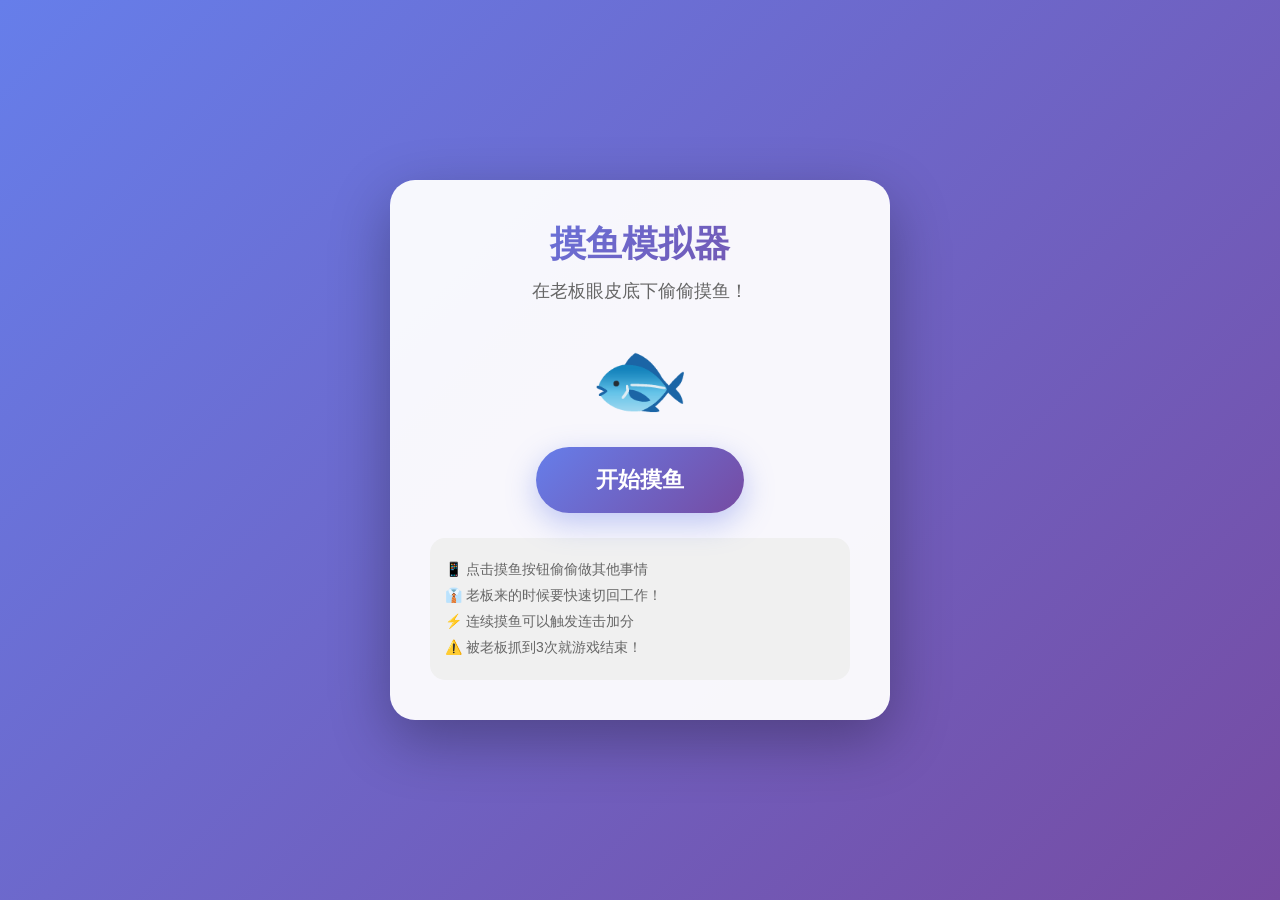
<file: recommend/摸鱼小游戏？.html>
<!DOCTYPE html>
<html lang="zh-CN">
<head>
    <meta charset="UTF-8">
    <meta name="viewport" content="width=device-width, initial-scale=1.0">
    <title>摸鱼模拟器 - 偷偷摸鱼不被老板发现！</title>
    <style>
        * {
            margin: 0;
            padding: 0;
            box-sizing: border-box;
        }

        body {
            font-family: 'Segoe UI', 'Microsoft YaHei', sans-serif;
            background: linear-gradient(135deg, #667eea 0%, #764ba2 100%);
            min-height: 100vh;
            display: flex;
            justify-content: center;
            align-items: center;
            overflow: hidden;
        }

        .game-container {
            width: 100%;
            max-width: 600px;
            padding: 20px;
        }

        .game-header {
            background: rgba(255,255,255,0.95);
            border-radius: 20px;
            padding: 20px;
            margin-bottom: 15px;
            box-shadow: 0 10px 40px rgba(0,0,0,0.2);
            display: flex;
            justify-content: space-between;
            align-items: center;
            flex-wrap: wrap;
            gap: 10px;
        }

        .stat-box {
            text-align: center;
            padding: 8px 15px;
            background: #f8f9fa;
            border-radius: 12px;
            min-width: 100px;
        }

        .stat-label {
            font-size: 12px;
            color: #666;
            margin-bottom: 5px;
        }

        .stat-value {
            font-size: 22px;
            font-weight: bold;
            color: #333;
        }

        .score-value {
            color: #ff6b6b;
        }

        .office-scene {
            background: linear-gradient(180deg, #f5f5dc 0%, #e8e0c8 100%);
            border-radius: 20px;
            padding: 30px;
            margin-bottom: 15px;
            box-shadow: 0 10px 40px rgba(0,0,0,0.2);
            position: relative;
            min-height: 300px;
            display: flex;
            flex-direction: column;
            align-items: center;
            justify-content: center;
            overflow: hidden;
        }

        .office-bg {
            position: absolute;
            top: 0;
            left: 0;
            right: 0;
            bottom: 0;
            pointer-events: none;
        }

        .window {
            position: absolute;
            top: 15px;
            width: 80px;
            height: 60px;
            background: linear-gradient(180deg, #87CEEB 0%, #98D8E8 100%);
            border: 4px solid #8B7355;
            border-radius: 8px;
        }

        .window:nth-child(1) { left: 30px; }
        .window:nth-child(2) { right: 30px; }

        .desk {
            position: absolute;
            bottom: 0;
            left: 50%;
            transform: translateX(-50%);
            width: 70%;
            height: 80px;
            background: linear-gradient(180deg, #DEB887 0%, #C4A36E 100%);
            border-radius: 10px 10px 0 0;
            box-shadow: 0 5px 15px rgba(0,0,0,0.1);
        }

        .desk::before {
            content: '💻';
            position: absolute;
            top: -25px;
            left: 50%;
            transform: translateX(-50%);
            font-size: 40px;
        }

        .character {
            font-size: 100px;
            z-index: 10;
            transition: all 0.3s;
            filter: drop-shadow(0 5px 10px rgba(0,0,0,0.2));
        }

        .activity-text {
            font-size: 24px;
            font-weight: bold;
            color: #333;
            z-index: 10;
            margin-top: 10px;
            text-shadow: 0 2px 4px rgba(0,0,0,0.1);
        }

        .boss-alert {
            position: absolute;
            top: 0;
            left: 0;
            right: 0;
            bottom: 0;
            background: rgba(255, 0, 0, 0);
            z-index: 50;
            pointer-events: none;
            transition: all 0.3s;
        }

        .boss-coming {
            background: rgba(255, 0, 0, 0.15);
            animation: bossShake 0.1s infinite;
        }

        @keyframes bossShake {
            0%, 100% { transform: translateX(0); }
            25% { transform: translateX(-3px); }
            75% { transform: translateX(3px); }
        }

        .boss-indicator {
            position: absolute;
            top: 15px;
            left: 50%;
            transform: translateX(-50%);
            background: #ff4444;
            color: white;
            padding: 8px 20px;
            border-radius: 20px;
            font-weight: bold;
            font-size: 18px;
            z-index: 100;
            opacity: 0;
            transition: all 0.3s;
            box-shadow: 0 5px 15px rgba(255,0,0,0.4);
        }

        .boss-visible {
            opacity: 1;
            animation: bossPulse 0.5s infinite;
        }

        @keyframes bossPulse {
            0%, 100% { transform: translateX(-50%) scale(1); }
            50% { transform: translateX(-50%) scale(1.1); }
        }

        .boss-character {
            position: absolute;
            top: 10px;
            right: 20px;
            font-size: 60px;
            z-index: 60;
            opacity: 0;
            transition: all 0.5s;
        }

        .boss-appears {
            opacity: 1;
            animation: bossWalk 0.5s ease-in-out;
        }

        @keyframes bossWalk {
            0% { transform: translateX(100px); }
            100% { transform: translateX(0); }
        }

        .action-buttons {
            display: grid;
            grid-template-columns: repeat(2, 1fr);
            gap: 12px;
            margin-bottom: 15px;
        }

        .btn {
            padding: 18px 15px;
            border: none;
            border-radius: 15px;
            font-size: 16px;
            font-weight: bold;
            cursor: pointer;
            transition: all 0.2s;
            display: flex;
            align-items: center;
            justify-content: center;
            gap: 8px;
            box-shadow: 0 5px 15px rgba(0,0,0,0.15);
            position: relative;
            overflow: hidden;
        }

        .btn:hover {
            transform: translateY(-3px);
            box-shadow: 0 8px 25px rgba(0,0,0,0.25);
        }

        .btn:active {
            transform: translateY(0);
        }

        .btn-work {
            background: linear-gradient(135deg, #4CAF50 0%, #45a049 100%);
            color: white;
        }

        .btn-fish {
            background: linear-gradient(135deg, #FF9800 0%, #F57C00 100%);
            color: white;
        }

        .btn-phone {
            background: linear-gradient(135deg, #2196F3 0%, #1976D2 100%);
            color: white;
        }

        .btn-sleep {
            background: linear-gradient(135deg, #9C27B0 0%, #7B1FA2 100%);
            color: white;
        }

        .btn:disabled {
            opacity: 0.6;
            cursor: not-allowed;
            transform: none !important;
        }

        .btn-emoji {
            font-size: 24px;
        }

        .start-screen {
            background: rgba(255,255,255,0.95);
            border-radius: 25px;
            padding: 40px;
            text-align: center;
            box-shadow: 0 20px 60px rgba(0,0,0,0.3);
            max-width: 500px;
            margin: 0 auto;
        }

        .start-title {
            font-size: 36px;
            font-weight: bold;
            background: linear-gradient(135deg, #667eea 0%, #764ba2 100%);
            -webkit-background-clip: text;
            -webkit-text-fill-color: transparent;
            background-clip: text;
            margin-bottom: 10px;
        }

        .start-subtitle {
            font-size: 18px;
            color: #666;
            margin-bottom: 30px;
        }

        .start-emoji {
            font-size: 80px;
            margin: 20px 0;
            animation: float 3s ease-in-out infinite;
        }

        @keyframes float {
            0%, 100% { transform: translateY(0); }
            50% { transform: translateY(-20px); }
        }

        .btn-start {
            background: linear-gradient(135deg, #667eea 0%, #764ba2 100%);
            color: white;
            border: none;
            padding: 18px 60px;
            font-size: 22px;
            font-weight: bold;
            border-radius: 50px;
            cursor: pointer;
            transition: all 0.3s;
            box-shadow: 0 10px 30px rgba(102, 126, 234, 0.4);
        }

        .btn-start:hover {
            transform: translateY(-5px) scale(1.05);
            box-shadow: 0 15px 40px rgba(102, 126, 234, 0.6);
        }

        .tips {
            margin-top: 25px;
            padding: 15px;
            background: #f0f0f0;
            border-radius: 15px;
            font-size: 14px;
            color: #666;
            text-align: left;
        }

        .tips li {
            margin: 8px 0;
            list-style: none;
        }

        .game-over-screen {
            background: rgba(255,255,255,0.95);
            border-radius: 25px;
            padding: 40px;
            text-align: center;
            box-shadow: 0 20px 60px rgba(0,0,0,0.3);
            max-width: 500px;
            margin: 0 auto;
        }

        .game-over-title {
            font-size: 32px;
            font-weight: bold;
            color: #ff4444;
            margin-bottom: 10px;
        }

        .game-over-emoji {
            font-size: 100px;
            margin: 20px 0;
        }

        .final-score {
            font-size: 24px;
            margin: 20px 0;
        }

        .score-breakdown {
            background: #f8f9fa;
            border-radius: 15px;
            padding: 20px;
            margin: 20px 0;
            text-align: left;
        }

        .score-item {
            display: flex;
            justify-content: space-between;
            margin: 10px 0;
            font-size: 16px;
        }

        .combo-text {
            position: fixed;
            pointer-events: none;
            font-size: 24px;
            font-weight: bold;
            color: #FFD700;
            z-index: 1000;
            text-shadow: 0 2px 4px rgba(0,0,0,0.3);
            animation: comboFloat 1s ease-out forwards;
        }

        @keyframes comboFloat {
            0% { transform: translateY(0) scale(1); opacity: 1; }
            100% { transform: translateY(-50px) scale(1.5); opacity: 0; }
        }

        .progress-bar {
            width: 100%;
            height: 8px;
            background: #e0e0e0;
            border-radius: 4px;
            margin-top: 5px;
            overflow: hidden;
        }

        .progress-fill {
            height: 100%;
            background: linear-gradient(90deg, #4CAF50, #8BC34A);
            border-radius: 4px;
            transition: width 0.3s;
        }

        .rank-badge {
            display: inline-block;
            padding: 5px 15px;
            border-radius: 20px;
            font-weight: bold;
            margin: 10px 0;
        }

        .hidden {
            display: none !important;
        }

        @media (max-width: 480px) {
            .game-container {
                padding: 10px;
            }
            
            .game-header {
                padding: 15px;
                justify-content: center;
            }
            
            .stat-box {
                min-width: 80px;
                padding: 6px 10px;
            }
            
            .stat-value {
                font-size: 18px;
            }
            
            .office-scene {
                padding: 20px;
                min-height: 250px;
            }
            
            .character {
                font-size: 70px;
            }
            
            .btn {
                padding: 15px 10px;
                font-size: 14px;
            }
            
            .btn-emoji {
                font-size: 20px;
            }
            
            .start-title {
                font-size: 28px;
            }
        }

        .shake {
            animation: shake 0.3s ease-in-out;
        }

        @keyframes shake {
            0%, 100% { transform: translateX(0); }
            25% { transform: translateX(-10px); }
            75% { transform: translateX(10px); }
        }

        .success-flash {
            animation: successFlash 0.3s ease-out;
        }

        @keyframes successFlash {
            0% { box-shadow: 0 0 0 0 rgba(76, 175, 80, 0.7); }
            100% { box-shadow: 0 0 0 20px rgba(76, 175, 80, 0); }
        }

        .coffee-steam {
            position: absolute;
            font-size: 30px;
            animation: steamRise 2s ease-out infinite;
            opacity: 0;
        }

        @keyframes steamRise {
            0% { transform: translateY(0); opacity: 0.8; }
            100% { transform: translateY(-40px); opacity: 0; }
        }
    </style>
</head>
<body>
    <div class="game-container">
        <!-- 开始界面 -->
        <div id="startScreen" class="start-screen">
            <div class="start-title">摸鱼模拟器</div>
            <div class="start-subtitle">在老板眼皮底下偷偷摸鱼！</div>
            <div class="start-emoji">🐟</div>
            <button class="btn-start" onclick="startGame()">开始摸鱼</button>
            <ul class="tips">
                <li>📱 点击摸鱼按钮偷偷做其他事情</li>
                <li>👔 老板来的时候要快速切回工作！</li>
                <li>⚡ 连续摸鱼可以触发连击加分</li>
                <li>⚠️ 被老板抓到3次就游戏结束！</li>
            </ul>
        </div>

        <!-- 游戏界面 -->
        <div id="gameScreen" class="hidden">
            <div class="game-header">
                <div class="stat-box">
                    <div class="stat-label">摸鱼分</div>
                    <div class="stat-value score-value" id="score">0</div>
                </div>
                <div class="stat-box">
                    <div class="stat-label">连击</div>
                    <div class="stat-value" id="combo">x0</div>
                </div>
                <div class="stat-box">
                    <div class="stat-label">被抓次数</div>
                    <div class="stat-value" id="caught">0/3</div>
                    <div class="progress-bar">
                        <div class="progress-fill" id="caughtBar" style="width: 0%"></div>
                    </div>
                </div>
            </div>

            <div class="office-scene" id="officeScene">
                <div class="office-bg">
                    <div class="window"></div>
                    <div class="window"></div>
                    <div class="desk"></div>
                </div>
                <div class="boss-alert" id="bossAlert"></div>
                <div class="boss-indicator" id="bossIndicator">👔 老板来了！快工作！</div>
                <div class="boss-character" id="bossCharacter">👔🕵️</div>
                <div class="character" id="character">🧑‍💼</div>
                <div class="activity-text" id="activityText">认真工作中...</div>
            </div>

            <div class="action-buttons" id="actionButtons">
                <button class="btn btn-work" id="btnWork" onclick="doAction('work')">
                    <span class="btn-emoji">💻</span> 认真工作
                </button>
                <button class="btn btn-fish" id="btnChat" onclick="doAction('chat')">
                    <span class="btn-emoji">💬</span> 聊天吹水
                </button>
                <button class="btn btn-phone" id="btnPhone" onclick="doAction('phone')">
                    <span class="btn-emoji">📱</span> 刷手机
                </button>
                <button class="btn btn-sleep" id="btnSleep" onclick="doAction('sleep')">
                    <span class="btn-emoji">😴</span> 打瞌睡
                </button>
            </div>
        </div>

        <!-- 游戏结束界面 -->
        <div id="gameOverScreen" class="game-over-screen hidden">
            <div class="game-over-title">😱 被老板抓到了！</div>
            <div class="game-over-emoji" id="gameOverEmoji">👔💢🧑‍💼</div>
            <div id="rankBadge" class="rank-badge"></div>
            <div class="score-breakdown">
                <div class="score-item">
                    <span>摸鱼得分：</span>
                    <span id="finalScore">0</span>
                </div>
                <div class="score-item">
                    <span>最高连击：</span>
                    <span id="maxCombo">0</span>
                </div>
                <div class="score-item">
                    <span>摸鱼次数：</span>
                    <span id="totalFish">0</span>
                </div>
                <div class="score-item">
                    <span>存活时间：</span>
                    <span id="survivalTime">0秒</span>
                </div>
            </div>
            <button class="btn-start" onclick="restartGame()">再来一次</button>
        </div>
    </div>

    <script>
        // 游戏状态
        let gameState = {
            score: 0,
            combo: 0,
            maxCombo: 0,
            caught: 0,
            maxCaught: 3,
            isWorking: true,
            bossComing: false,
            bossTimer: null,
            gameActive: false,
            startTime: 0,
            fishCount: 0,
            currentAction: 'work'
        };

        // 动作配置
        const actions = {
            work: { emoji: '🧑‍💼', text: '认真工作中...', score: 0, isFish: false },
            chat: { emoji: '😄🗣️', text: '和同事聊天吹水中...', score: 10, isFish: true },
            phone: { emoji: '🤳📳', text: '偷偷刷手机中...', score: 15, isFish: true },
            sleep: { emoji: '😴💤', text: '打瞌睡中...', score: 25, isFish: true }
        };

        const catchMessages = [
            '老板路过看到你在摸鱼！',
            '老板悄无声息地站在了你身后！',
            '老板从监控里看到你在偷懒！'
        ];

        const ranks = [
            { min: 0, title: '职场小白', color: '#9E9E9E', emoji: '🐣' },
            { min: 50, title: '摸鱼学徒', color: '#4CAF50', emoji: '🐟' },
            { min: 150, title: '摸鱼达人', color: '#2196F3', emoji: '🐠' },
            { min: 300, title: '摸鱼专家', color: '#9C27B0', emoji: '🐡' },
            { min: 500, title: '摸鱼大师', color: '#FF9800', emoji: '🦈' },
            { min: 1000, title: '摸鱼之王', color: '#F44336', emoji: '👑🐟' }
        ];

        // DOM 元素
        const elements = {
            startScreen: document.getElementById('startScreen'),
            gameScreen: document.getElementById('gameScreen'),
            gameOverScreen: document.getElementById('gameOverScreen'),
            score: document.getElementById('score'),
            combo: document.getElementById('combo'),
            caught: document.getElementById('caught'),
            caughtBar: document.getElementById('caughtBar'),
            character: document.getElementById('character'),
            activityText: document.getElementById('activityText'),
            officeScene: document.getElementById('officeScene'),
            bossAlert: document.getElementById('bossAlert'),
            bossIndicator: document.getElementById('bossIndicator'),
            bossCharacter: document.getElementById('bossCharacter'),
            actionButtons: document.getElementById('actionButtons')
        };

        // 音效（使用 Web Audio API 生成简单音效）
        const audioCtx = new (window.AudioContext || window.webkitAudioContext)();

        function playSound(frequency, duration, type = 'sine') {
            const oscillator = audioCtx.createOscillator();
            const gainNode = audioCtx.createGain();
            
            oscillator.connect(gainNode);
            gainNode.connect(audioCtx.destination);
            
            oscillator.frequency.value = frequency;
            oscillator.type = type;
            
            gainNode.gain.setValueAtTime(0.3, audioCtx.currentTime);
            gainNode.gain.exponentialRampToValueAtTime(0.01, audioCtx.currentTime + duration);
            
            oscillator.start(audioCtx.currentTime);
            oscillator.stop(audioCtx.currentTime + duration);
        }

        // 开始游戏
        function startGame() {
            elements.startScreen.classList.add('hidden');
            elements.gameScreen.classList.remove('hidden');
            elements.gameOverScreen.classList.add('hidden');
            
            // 重置游戏状态
            gameState = {
                score: 0,
                combo: 0,
                maxCombo: 0,
                caught: 0,
                maxCaught: 3,
                isWorking: true,
                bossComing: false,
                bossTimer: null,
                gameActive: true,
                startTime: Date.now(),
                fishCount: 0,
                currentAction: 'work'
            };
            
            updateUI();
            scheduleNextBoss();
            
            playSound(523, 0.2);
            setTimeout(() => playSound(659, 0.2), 100);
            setTimeout(() => playSound(784, 0.3), 200);
        }

        // 重新开始
        function restartGame() {
            elements.gameOverScreen.classList.add('hidden');
            elements.startScreen.classList.remove('hidden');
        }

        // 执行动作
        function doAction(action) {
            if (!gameState.gameActive) return;
            
            const actionConfig = actions[action];
            
            if (actionConfig.isFish) {
                // 摸鱼动作
                if (gameState.bossComing) {
                    // 被老板抓到！
                    getCaught(action);
                    return;
                }
                
                gameState.score += actionConfig.score;
                gameState.combo++;
                gameState.fishCount++;
                gameState.currentAction = action;
                
                if (gameState.combo > gameState.maxCombo) {
                    gameState.maxCombo = gameState.combo;
                }
                
                // 连击奖励
                if (gameState.combo >= 3) {
                    const comboBonus = Math.floor(gameState.combo / 3) * 5;
                    gameState.score += comboBonus;
                    showComboEffect(gameState.combo);
                }
                
                playSound(880, 0.1);
                
            } else {
                // 工作动作
                gameState.combo = 0;
                gameState.currentAction = 'work';
                
                if (gameState.bossComing) {
                    // 安全！老板没抓到
                    gameState.bossComing = false;
                    hideBoss();
                    playSound(1047, 0.3);
                    showSuccessEffect();
                    scheduleNextBoss();
                }
            }
            
            // 更新显示
            elements.character.textContent = actionConfig.emoji;
            elements.activityText.textContent = actionConfig.text;
            
            updateUI();
            
            // 添加按钮反馈
            const btnId = 'btn' + action.charAt(0).toUpperCase() + action.slice(1);
            const btn = document.getElementById(btnId);
            if (btn) {
                btn.classList.add('shake');
                setTimeout(() => btn.classList.remove('shake'), 300);
            }
        }

        // 被老板抓到
        function getCaught(action) {
            gameState.caught++;
            gameState.combo = 0;
            gameState.gameActive = false;
            
            playSound(200, 0.5, 'sawtooth');
            
            elements.officeScene.classList.add('shake');
            elements.character.textContent = '😰';
            elements.activityText.textContent = catchMessages[gameState.caught - 1] || '被老板发现了！';
            
            updateUI();
            
            if (gameState.caught >= gameState.maxCaught) {
                // 游戏结束
                setTimeout(gameOver, 1500);
            } else {
                // 还可以继续
                setTimeout(() => {
                    elements.officeScene.classList.remove('shake');
                    gameState.gameActive = true;
                    gameState.bossComing = false;
                    hideBoss();
                    elements.character.textContent = actions.work.emoji;
                    elements.activityText.textContent = '赶紧工作吧...';
                    scheduleNextBoss();
                }, 2000);
            }
        }

        // 老板来了
        function showBoss() {
            gameState.bossComing = true;
            
            elements.bossAlert.classList.add('boss-coming');
            elements.bossIndicator.classList.add('boss-visible');
            elements.bossCharacter.classList.add('boss-appears');
            
            playSound(440, 0.1, 'square');
            setTimeout(() => playSound(440, 0.1, 'square'), 150);
            
            // 给玩家反应时间后检查
            gameState.bossTimer = setTimeout(() => {
                if (gameState.bossComing && gameState.currentAction !== 'work') {
                    getCaught(gameState.currentAction);
                } else {
                    // 老板走了，安全
                    hideBoss();
                    gameState.bossComing = false;
                    
                    if (gameState.gameActive) {
                        scheduleNextBoss();
                    }
                }
            }, 2000);
        }

        // 隐藏老板
        function hideBoss() {
            elements.bossAlert.classList.remove('boss-coming');
            elements.bossIndicator.classList.remove('boss-visible');
            elements.bossCharacter.classList.remove('boss-appears');
        }

        // 安排下一次老板巡视
        function scheduleNextBoss() {
            if (!gameState.gameActive) return;
            
            const minDelay = Math.max(2000, 5000 - gameState.score * 10);
            const maxDelay = Math.max(4000, 8000 - gameState.score * 10);
            const delay = minDelay + Math.random() * (maxDelay - minDelay);
            
            gameState.bossTimer = setTimeout(showBoss, delay);
        }

        // 更新UI
        function updateUI() {
            elements.score.textContent = gameState.score;
            elements.combo.textContent = 'x' + gameState.combo;
            elements.caught.textContent = gameState.caught + '/' + gameState.maxCaught;
            elements.caughtBar.style.width = (gameState.caught / gameState.maxCaught * 100) + '%';
            
            // 连击颜色
            if (gameState.combo >= 10) {
                elements.combo.style.color = '#F44336';
            } else if (gameState.combo >= 5) {
                elements.combo.style.color = '#FF9800';
            } else if (gameState.combo >= 3) {
                elements.combo.style.color = '#4CAF50';
            } else {
                elements.combo.style.color = '#333';
            }
        }

        // 显示连击效果
        function showComboEffect(combo) {
            const comboEl = document.createElement('div');
            comboEl.className = 'combo-text';
            comboEl.textContent = `${combo}连击！+${Math.floor(combo / 3) * 5}`;
            comboEl.style.left = '50%';
            comboEl.style.top = '40%';
            comboEl.style.transform = 'translateX(-50%)';
            document.body.appendChild(comboEl);
            
            setTimeout(() => comboEl.remove(), 1000);
        }

        // 显示成功效果
        function showSuccessEffect() {
            elements.officeScene.classList.add('success-flash');
            setTimeout(() => elements.officeScene.classList.remove('success-flash'), 300);
            
            const successEl = document.createElement('div');
            successEl.className = 'combo-text';
            successEl.textContent = '安全！老板没发现！';
            successEl.style.color = '#4CAF50';
            successEl.style.left = '50%';
            successEl.style.top = '40%';
            successEl.style.transform = 'translateX(-50%)';
            document.body.appendChild(successEl);
            
            setTimeout(() => successEl.remove(), 1000);
        }

        // 游戏结束
        function gameOver() {
            gameState.gameActive = false;
            clearTimeout(gameState.bossTimer);
            
            elements.gameScreen.classList.add('hidden');
            elements.gameOverScreen.classList.remove('hidden');
            
            const survivalTime = Math.floor((Date.now() - gameState.startTime) / 1000);
            
            // 获取段位
            let currentRank = ranks[0];
            for (let i = ranks.length - 1; i >= 0; i--) {
                if (gameState.score >= ranks[i].min) {
                    currentRank = ranks[i];
                    break;
                }
            }
            
            document.getElementById('finalScore').textContent = gameState.score;
            document.getElementById('maxCombo').textContent = 'x' + gameState.maxCombo;
            document.getElementById('totalFish').textContent = gameState.fishCount + '次';
            document.getElementById('survivalTime').textContent = survivalTime + '秒';
            
            const rankBadge = document.getElementById('rankBadge');
            rankBadge.textContent = currentRank.emoji + ' ' + currentRank.title;
            rankBadge.style.background = currentRank.color;
            rankBadge.style.color = 'white';
            
            playSound(392, 0.2, 'sawtooth');
            setTimeout(() => playSound(330, 0.2, 'sawtooth'), 200);
            setTimeout(() => playSound(262, 0.4, 'sawtooth'), 400);
        }

        // 初始化音频上下文（需要用户交互才能开始）
        document.addEventListener('click', () => {
            if (audioCtx.state === 'suspended') {
                audioCtx.resume();
            }
        }, { once: true });
    </script>
</body>
</html>
</file>
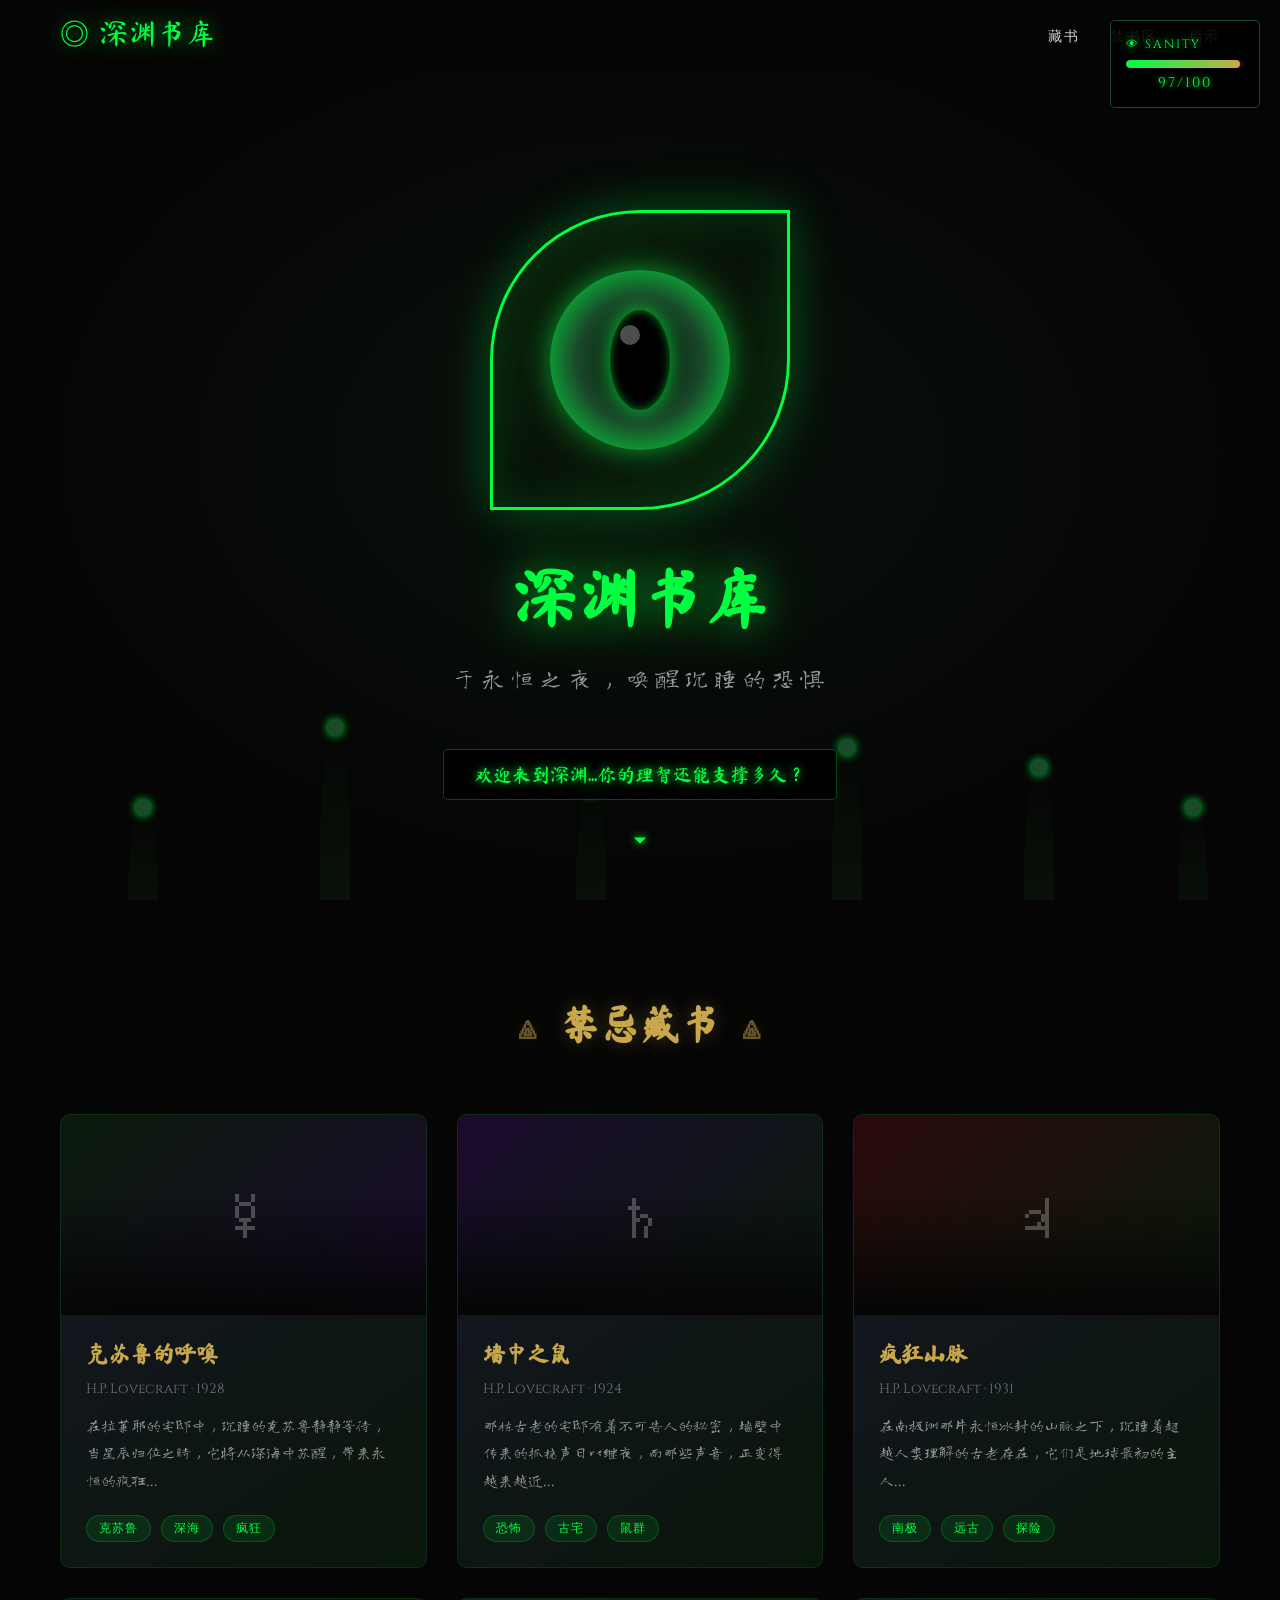
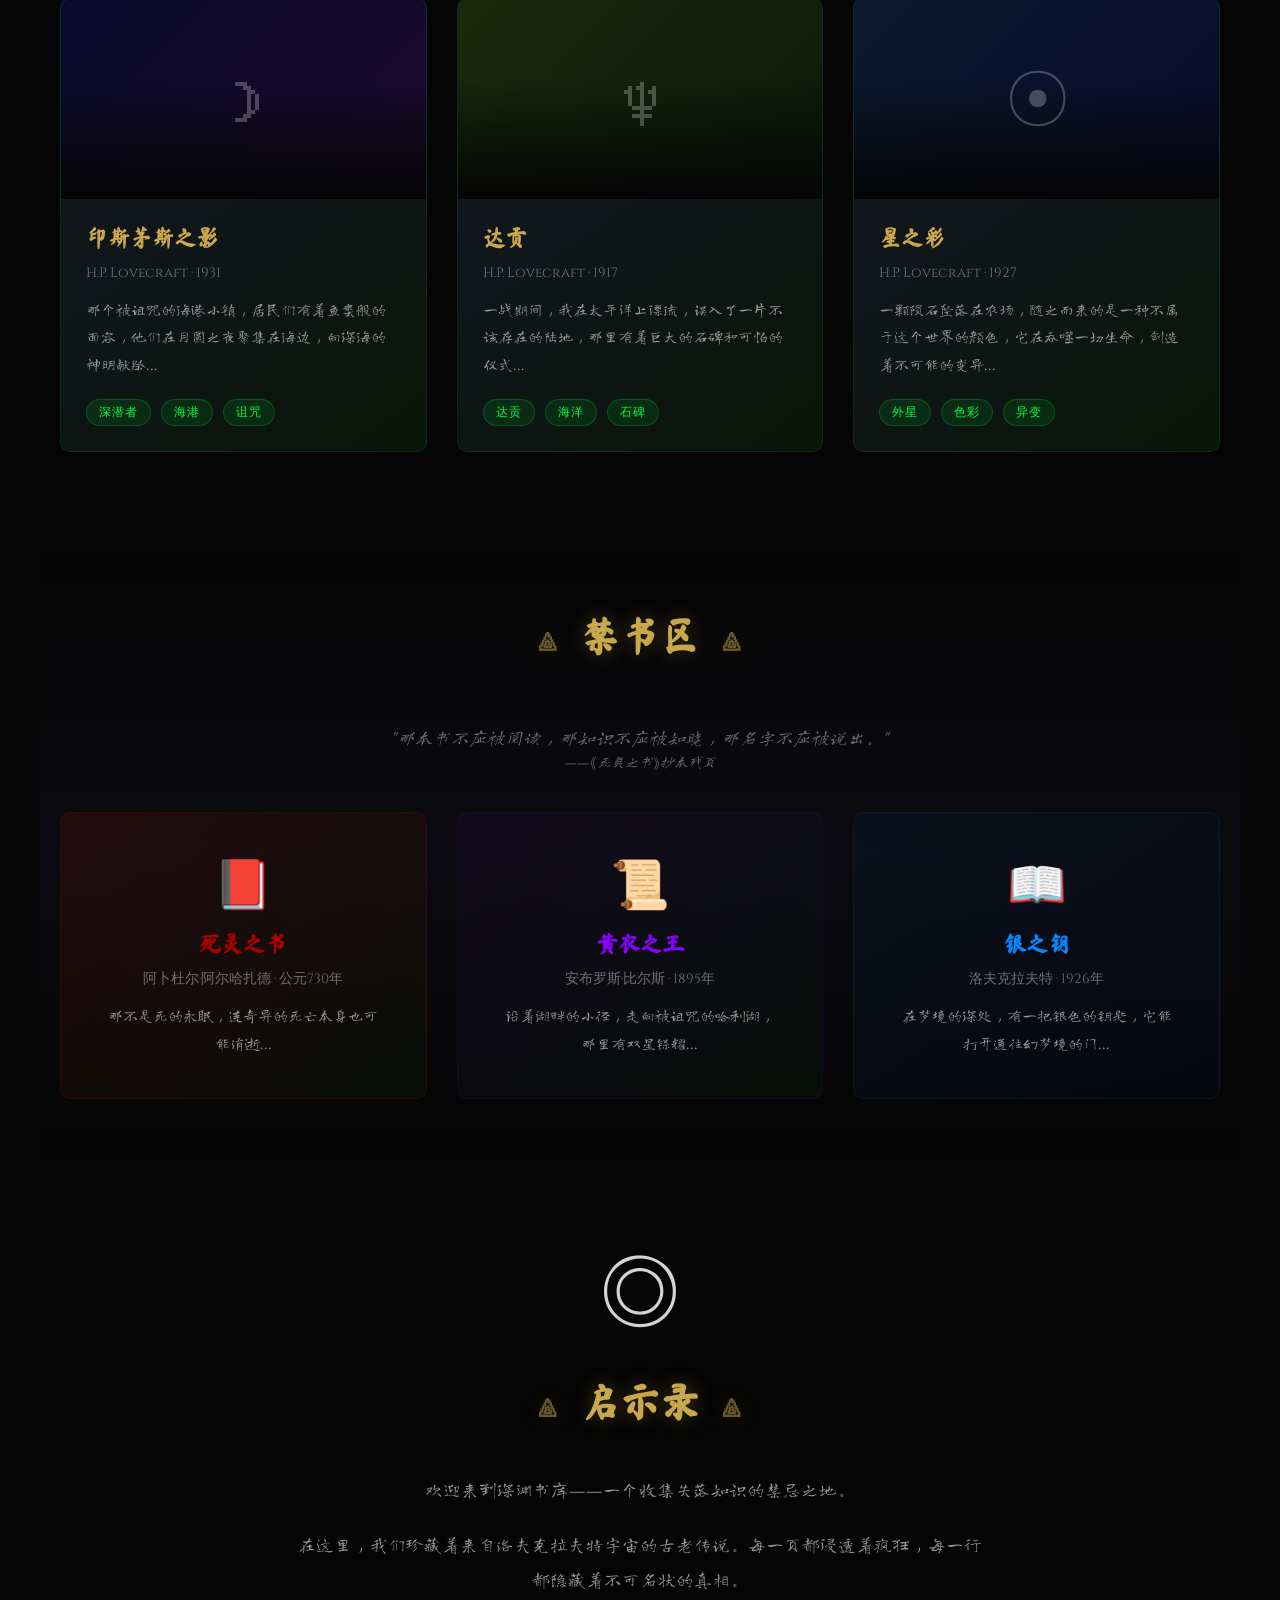
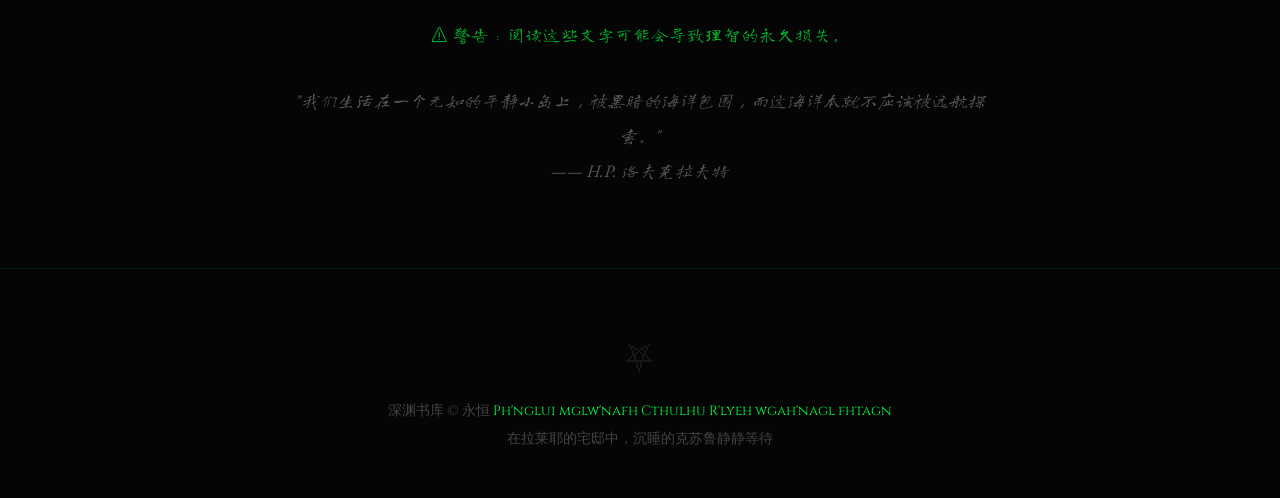
<file: recommend/禁书目录.html>
<!DOCTYPE html>
<html lang="zh-CN">
<head>
    <meta charset="UTF-8">
    <meta name="viewport" content="width=device-width, initial-scale=1.0">
    <title>深渊书库 - 遗忘知识的殿堂</title>
    <link href="https://fonts.googleapis.com/css2?family=Cinzel+Decorative:wght@400;700;900&family=Cinzel:wght@400;700&family=EB+Garamond:ital,wght@0,400;0,700;1,400&family=Ma+Shan+Zheng&family=Long+Cang&display=swap" rel="stylesheet">
    <style>
        :root {
            --deep-green: #0a1a0a;
            --toxic-green: #1a4a2a;
            --glow-green: #00ff41;
            --dark-purple: #1a0a2e;
            --blood-red: #8b0000;
            --bright-red: #ff0000;
            --abyss-black: #050505;
            --elder-gold: #c9a84c;
            --decay-brown: #3a2a1a;
            --mist-white: #d4d4d4;
            --tentacle-green: #2a5a3a;
            --vein-purple: #4a0a4a;
        }

        * {
            margin: 0;
            padding: 0;
            box-sizing: border-box;
        }

        html {
            scroll-behavior: smooth;
        }

        body {
            font-family: 'EB Garamond', 'Long Cang', serif;
            background: var(--abyss-black);
            color: var(--mist-white);
            overflow-x: hidden;
            cursor: url("data:image/svg+xml,%3Csvg xmlns='http://www.w3.org/2000/svg' width='20' height='20' viewBox='0 0 20 20'%3E%3Ccircle cx='10' cy='10' r='8' fill='none' stroke='%2300ff41' stroke-width='1'/%3E%3Ccircle cx='10' cy='10' r='2' fill='%2300ff41'/%3E%3C/svg%3E") 10 10, auto;
        }

        /* 疯狂值指示器 */
        #sanity-meter {
            position: fixed;
            top: 20px;
            right: 20px;
            z-index: 1000;
            background: rgba(0,0,0,0.9);
            border: 1px solid var(--toxic-green);
            border-radius: 5px;
            padding: 15px;
            font-family: 'Cinzel', serif;
            font-size: 12px;
            letter-spacing: 2px;
            text-transform: uppercase;
            min-width: 150px;
            transition: all 0.3s ease;
        }

        #sanity-meter.danger {
            border-color: var(--blood-red);
            animation: meterShake 0.1s infinite;
            box-shadow: 0 0 20px rgba(139, 0, 0, 0.5);
        }

        @keyframes meterShake {
            0%, 100% { transform: translate(0); }
            25% { transform: translate(-2px, 1px); }
            50% { transform: translate(2px, -1px); }
            75% { transform: translate(-1px, -2px); }
        }

        #sanity-meter::before {
            content: '👁 SANITY';
            display: block;
            margin-bottom: 8px;
            color: var(--glow-green);
            text-shadow: 0 0 10px var(--glow-green);
            transition: color 0.3s ease;
        }

        #sanity-meter.danger::before {
            color: var(--bright-red);
            text-shadow: 0 0 10px var(--bright-red);
            animation: dangerFlash 0.5s infinite;
        }

        @keyframes dangerFlash {
            0%, 100% { opacity: 1; }
            50% { opacity: 0.5; }
        }

        .sanity-bar-container {
            width: 100%;
            height: 8px;
            background: rgba(139, 0, 0, 0.3);
            border-radius: 4px;
            overflow: hidden;
            margin-bottom: 5px;
        }

        .sanity-bar {
            height: 100%;
            width: 100%;
            background: linear-gradient(90deg, var(--glow-green), var(--elder-gold));
            border-radius: 4px;
            transition: width 0.5s ease, background 0.5s ease;
        }

        .sanity-value {
            text-align: center;
            font-size: 14px;
            color: var(--glow-green);
            text-shadow: 0 0 5px var(--glow-green);
            transition: all 0.3s ease;
        }

        /* 背景效果 */
        .bg-effect {
            position: fixed;
            top: 0;
            left: 0;
            width: 100%;
            height: 100%;
            pointer-events: none;
            z-index: 0;
            overflow: hidden;
        }

        .fog {
            position: absolute;
            width: 200%;
            height: 200%;
            top: -50%;
            left: -50%;
            background: radial-gradient(ellipse at center, transparent 40%, rgba(0,255,65,0.02) 100%);
            animation: fogMove 30s ease-in-out infinite;
        }

        @keyframes fogMove {
            0%, 100% { transform: translate(0, 0) rotate(0deg); }
            25% { transform: translate(2%, 1%) rotate(1deg); }
            50% { transform: translate(-1%, 2%) rotate(-1deg); }
            75% { transform: translate(-2%, -1%) rotate(0.5deg); }
        }

        /* 粒子容器 */
        #particles {
            position: fixed;
            top: 0;
            left: 0;
            width: 100%;
            height: 100%;
            pointer-events: none;
            z-index: 1;
        }

        .particle {
            position: absolute;
            width: 2px;
            height: 2px;
            background: var(--glow-green);
            border-radius: 50%;
            opacity: 0;
            animation: particleFloat 8s infinite;
        }

        @keyframes particleFloat {
            0% { opacity: 0; transform: translateY(100vh) scale(0); }
            10% { opacity: 0.8; }
            90% { opacity: 0.3; }
            100% { opacity: 0; transform: translateY(-10vh) scale(1); }
        }

        /* 导航 */
        nav {
            position: fixed;
            top: 0;
            left: 0;
            width: 100%;
            z-index: 100;
            background: linear-gradient(180deg, rgba(5,5,5,0.98) 0%, rgba(5,5,5,0.9) 70%, transparent 100%);
            padding: 15px 0;
            backdrop-filter: blur(10px);
        }

        .nav-container {
            max-width: 1200px;
            margin: 0 auto;
            padding: 0 20px;
            display: flex;
            justify-content: space-between;
            align-items: center;
        }

        .logo {
            font-family: 'Cinzel Decorative', 'Ma Shan Zheng', cursive;
            font-size: 1.8rem;
            color: var(--glow-green);
            text-shadow: 0 0 20px rgba(0,255,65,0.5), 0 0 40px rgba(0,255,65,0.3);
            text-decoration: none;
            position: relative;
            animation: logoPulse 4s ease-in-out infinite;
        }

        @keyframes logoPulse {
            0%, 100% { text-shadow: 0 0 20px rgba(0,255,65,0.5), 0 0 40px rgba(0,255,65,0.3); }
            50% { text-shadow: 0 0 30px rgba(0,255,65,0.8), 0 0 60px rgba(0,255,65,0.5), 0 0 80px rgba(0,255,65,0.3); }
        }

        .logo-symbol {
            display: inline-block;
            animation: symbolSpin 20s linear infinite;
            margin-right: 10px;
        }

        @keyframes symbolSpin {
            from { transform: rotate(0deg); }
            to { transform: rotate(360deg); }
        }

        .nav-links {
            display: flex;
            gap: 30px;
            list-style: none;
        }

        .nav-links a {
            color: var(--mist-white);
            text-decoration: none;
            font-family: 'Cinzel', serif;
            font-size: 0.9rem;
            letter-spacing: 2px;
            text-transform: uppercase;
            transition: all 0.3s ease;
            position: relative;
            padding: 5px 0;
        }

        .nav-links a::after {
            content: '';
            position: absolute;
            bottom: 0;
            left: 0;
            width: 0;
            height: 1px;
            background: var(--glow-green);
            box-shadow: 0 0 10px var(--glow-green);
            transition: width 0.3s ease;
        }

        .nav-links a:hover {
            color: var(--glow-green);
            text-shadow: 0 0 10px rgba(0,255,65,0.5);
        }

        .nav-links a:hover::after {
            width: 100%;
        }

        /* Hero 区域 */
        .hero {
            height: 100vh;
            display: flex;
            flex-direction: column;
            justify-content: center;
            align-items: center;
            position: relative;
            overflow: hidden;
            background: radial-gradient(ellipse at center, rgba(26,74,42,0.2) 0%, var(--abyss-black) 70%);
        }

        .great-eye {
            width: 300px;
            height: 300px;
            position: relative;
            margin-bottom: 50px;
            animation: eyeBreath 4s ease-in-out infinite;
        }

        @keyframes eyeBreath {
            0%, 100% { transform: scale(1); }
            50% { transform: scale(1.05); }
        }

        .eye-outer {
            width: 100%;
            height: 100%;
            border-radius: 50% 0;
            background: radial-gradient(circle, var(--toxic-green) 0%, var(--deep-green) 50%, var(--abyss-black) 100%);
            border: 3px solid var(--glow-green);
            box-shadow: 0 0 50px rgba(0,255,65,0.3), inset 0 0 50px rgba(0,255,65,0.2);
            display: flex;
            justify-content: center;
            align-items: center;
            animation: eyeRotate 60s linear infinite;
            position: relative;
            overflow: hidden;
        }

        @keyframes eyeRotate {
            from { transform: rotate(0deg); }
            to { transform: rotate(360deg); }
        }

        .eye-inner {
            width: 180px;
            height: 180px;
            border-radius: 50%;
            background: radial-gradient(circle, #000 0%, var(--toxic-green) 50%, var(--glow-green) 100%);
            display: flex;
            justify-content: center;
            align-items: center;
            animation: eyeRotate 60s linear infinite reverse;
            box-shadow: 0 0 30px rgba(0,255,65,0.5);
        }

        .pupil {
            width: 60px;
            height: 100px;
            background: #000;
            border-radius: 50%;
            box-shadow: 0 0 20px rgba(0,255,65,0.8), inset 0 0 10px rgba(0,255,65,0.5);
            transition: transform 0.1s ease;
            position: relative;
        }

        .pupil::after {
            content: '';
            position: absolute;
            width: 20px;
            height: 20px;
            background: rgba(255,255,255,0.3);
            border-radius: 50%;
            top: 15px;
            left: 10px;
        }

        /* 触手装饰 */
        .tentacles {
            position: absolute;
            bottom: 0;
            width: 100%;
            height: 300px;
            pointer-events: none;
            overflow: hidden;
        }

        .tentacle {
            position: absolute;
            bottom: -100px;
            width: 30px;
            background: linear-gradient(to top, var(--deep-green), transparent);
            border-radius: 50% 50% 0 0;
            transform-origin: bottom center;
            animation: tentacleWave 5s ease-in-out infinite;
        }

        .tentacle::before {
            content: '';
            position: absolute;
            top: 0;
            left: 50%;
            transform: translateX(-50%);
            width: 15px;
            height: 15px;
            background: var(--toxic-green);
            border-radius: 50%;
            box-shadow: 0 0 10px var(--glow-green);
        }

        @keyframes tentacleWave {
            0%, 100% { transform: rotate(-5deg); }
            50% { transform: rotate(5deg); }
        }

        .hero-title {
            font-family: 'Cinzel Decorative', 'Ma Shan Zheng', cursive;
            font-size: 4rem;
            color: var(--glow-green);
            text-shadow: 0 0 40px rgba(0,255,65,0.5), 0 0 80px rgba(0,255,65,0.3);
            text-align: center;
            animation: titleGlitch 10s infinite;
            position: relative;
            z-index: 10;
        }

        @keyframes titleGlitch {
            0%, 95%, 100% { transform: translate(0); opacity: 1; }
            96% { transform: translate(-2px, 1px); opacity: 0.8; }
            97% { transform: translate(2px, -1px); opacity: 0.9; }
            98% { transform: translate(-1px, 2px); opacity: 0.85; }
        }

        .hero-subtitle {
            font-family: 'Long Cang', 'Ma Shan Zheng', cursive;
            font-size: 1.5rem;
            color: var(--mist-white);
            opacity: 0.7;
            margin-top: 20px;
            letter-spacing: 5px;
            z-index: 10;
        }

        .scroll-hint {
            position: absolute;
            bottom: 40px;
            left: 50%;
            transform: translateX(-50%);
            animation: scrollBounce 2s ease-in-out infinite;
            z-index: 10;
        }

        @keyframes scrollBounce {
            0%, 100% { transform: translateX(-50%) translateY(0); opacity: 0.5; }
            50% { transform: translateX(-50%) translateY(10px); opacity: 1; }
        }

        .scroll-hint svg {
            width: 30px;
            height: 30px;
            fill: var(--glow-green);
            filter: drop-shadow(0 0 5px var(--glow-green));
        }

        /* 章节内容区 */
        .section {
            max-width: 1200px;
            margin: 0 auto;
            padding: 100px 20px;
            position: relative;
            z-index: 10;
        }

        .section-title {
            font-family: 'Cinzel', 'Ma Shan Zheng', serif;
            font-size: 2.5rem;
            color: var(--elder-gold);
            text-align: center;
            margin-bottom: 60px;
            position: relative;
            text-shadow: 0 0 20px rgba(201,168,76,0.3);
        }

        .section-title::before,
        .section-title::after {
            content: '⟁';
            margin: 0 20px;
            font-size: 1.5rem;
            opacity: 0.5;
        }

        /* 小说卡片 */
        .stories-grid {
            display: grid;
            grid-template-columns: repeat(auto-fit, minmax(350px, 1fr));
            gap: 30px;
            margin-top: 40px;
        }

        .story-card {
            background: linear-gradient(145deg, rgba(26,26,46,0.8) 0%, rgba(10,26,10,0.8) 100%);
            border: 1px solid rgba(0,255,65,0.1);
            border-radius: 10px;
            overflow: hidden;
            transition: all 0.5s ease;
            cursor: pointer;
            position: relative;
        }

        .story-card::before {
            content: '';
            position: absolute;
            top: 0;
            left: 0;
            width: 100%;
            height: 100%;
            background: linear-gradient(135deg, rgba(0,255,65,0.05) 0%, transparent 50%, rgba(201,168,76,0.05) 100%);
            opacity: 0;
            transition: opacity 0.5s ease;
            pointer-events: none;
        }

        .story-card:hover {
            transform: translateY(-5px);
            border-color: rgba(0,255,65,0.3);
            box-shadow: 0 20px 40px rgba(0,0,0,0.5), 0 0 30px rgba(0,255,65,0.1);
        }

        .story-card:hover::before {
            opacity: 1;
        }

        .story-cover {
            height: 200px;
            background-size: cover;
            background-position: center;
            position: relative;
            overflow: hidden;
        }

        .story-cover::after {
            content: '';
            position: absolute;
            bottom: 0;
            left: 0;
            width: 100%;
            height: 100%;
            background: linear-gradient(to top, rgba(5,5,5,1) 0%, transparent 60%);
        }

        .story-cover .sigil {
            position: absolute;
            top: 50%;
            left: 50%;
            transform: translate(-50%, -50%);
            font-size: 4rem;
            opacity: 0.3;
            animation: sigilPulse 3s ease-in-out infinite;
            z-index: 1;
        }

        @keyframes sigilPulse {
            0%, 100% { opacity: 0.3; transform: translate(-50%, -50%) scale(1); }
            50% { opacity: 0.5; transform: translate(-50%, -50%) scale(1.1); }
        }

        .story-content {
            padding: 25px;
            position: relative;
            z-index: 1;
        }

        .story-title {
            font-family: 'Cinzel', 'Ma Shan Zheng', serif;
            font-size: 1.4rem;
            color: var(--elder-gold);
            margin-bottom: 10px;
            transition: text-shadow 0.3s ease;
        }

        .story-card:hover .story-title {
            text-shadow: 0 0 15px rgba(201,168,76,0.5);
        }

        .story-meta {
            font-size: 0.85rem;
            color: rgba(212,212,212,0.5);
            margin-bottom: 15px;
            font-family: 'Cinzel', serif;
        }

        .story-excerpt {
            color: rgba(212,212,212,0.7);
            line-height: 1.8;
            font-size: 0.95rem;
            display: -webkit-box;
            -webkit-line-clamp: 3;
            -webkit-box-orient: vertical;
            overflow: hidden;
        }

        .story-tags {
            display: flex;
            gap: 10px;
            margin-top: 20px;
            flex-wrap: wrap;
        }

        .tag {
            padding: 4px 12px;
            background: rgba(0,255,65,0.1);
            border: 1px solid rgba(0,255,65,0.2);
            border-radius: 20px;
            font-size: 0.75rem;
            color: var(--glow-green);
            font-family: 'Cinzel', serif;
            letter-spacing: 1px;
        }

        /* 阅读面板 */
        .reading-panel {
            position: fixed;
            top: 0;
            right: -100%;
            width: 100%;
            max-width: 800px;
            height: 100vh;
            background: linear-gradient(180deg, #0a0a0a 0%, #0d1a0d 50%, #0a0a0a 100%);
            z-index: 2000;
            transition: right 0.5s ease;
            overflow-y: auto;
            box-shadow: -10px 0 40px rgba(0,0,0,0.8);
            border-left: 1px solid rgba(0,255,65,0.1);
        }

        .reading-panel.active {
            right: 0;
        }

        .reading-panel-overlay {
            position: fixed;
            top: 0;
            left: 0;
            width: 100%;
            height: 100%;
            background: rgba(0,0,0,0.7);
            z-index: 1999;
            opacity: 0;
            pointer-events: none;
            transition: opacity 0.5s ease;
        }

        .reading-panel-overlay.active {
            opacity: 1;
            pointer-events: all;
        }

        .reading-header {
            padding: 40px 40px 20px;
            border-bottom: 1px solid rgba(0,255,65,0.1);
            position: sticky;
            top: 0;
            background: rgba(10,10,10,0.95);
            backdrop-filter: blur(10px);
            z-index: 10;
        }

        .close-reading {
            position: absolute;
            top: 15px;
            right: 15px;
            width: 40px;
            height: 40px;
            background: none;
            border: 1px solid rgba(0,255,65,0.3);
            border-radius: 50%;
            color: var(--glow-green);
            font-size: 1.2rem;
            cursor: pointer;
            transition: all 0.3s ease;
            display: flex;
            align-items: center;
            justify-content: center;
        }

        .close-reading:hover {
            background: rgba(0,255,65,0.1);
            box-shadow: 0 0 15px rgba(0,255,65,0.3);
        }

        .reading-title {
            font-family: 'Cinzel Decorative', 'Ma Shan Zheng', cursive;
            font-size: 2rem;
            color: var(--elder-gold);
            margin-bottom: 10px;
            padding-right: 50px;
        }

        .reading-meta {
            color: rgba(212,212,212,0.5);
            font-family: 'Cinzel', serif;
            font-size: 0.9rem;
        }

        .reading-body {
            padding: 40px;
            line-height: 2;
            font-size: 1.1rem;
            color: rgba(212,212,212,0.85);
        }

        .reading-body p {
            margin-bottom: 1.5em;
            text-indent: 2em;
        }

        .reading-body p:first-child::first-letter {
            font-size: 4em;
            float: left;
            line-height: 0.8;
            margin: 0.1em 0.1em 0 0;
            color: var(--elder-gold);
            font-family: 'Cinzel Decorative', serif;
            text-shadow: 0 0 20px rgba(201,168,76,0.5);
        }

        /* 古神留言 */
        .whisper {
            position: fixed;
            bottom: 100px;
            left: 50%;
            transform: translateX(-50%);
            background: rgba(0,0,0,0.9);
            border: 1px solid rgba(0,255,65,0.3);
            padding: 15px 30px;
            border-radius: 5px;
            font-family: 'Ma Shan Zheng', cursive;
            color: var(--glow-green);
            font-size: 1.2rem;
            z-index: 1000;
            opacity: 0;
            transition: opacity 0.5s ease;
            text-shadow: 0 0 10px var(--glow-green);
            pointer-events: none;
        }

        .whisper.visible {
            opacity: 1;
        }

        /* 符文装饰 */
        .rune-decoration {
            position: fixed;
            pointer-events: none;
            z-index: 999;
            font-size: 2rem;
            color: var(--glow-green);
            opacity: 0;
            text-shadow: 0 0 10px var(--glow-green);
            animation: runeFloat 2s ease-out forwards;
        }

        @keyframes runeFloat {
            0% { opacity: 1; transform: translateY(0) scale(1); }
            100% { opacity: 0; transform: translateY(-50px) scale(0.5); }
        }

        /* 页面扭曲效果 */
        .page-distortion {
            position: fixed;
            top: 0;
            left: 0;
            width: 100%;
            height: 100%;
            pointer-events: none;
            z-index: 9999;
            opacity: 0;
            background: repeating-linear-gradient(
                0deg,
                rgba(0,0,0,0.1) 0px,
                transparent 2px,
                transparent 4px
            );
        }

        .page-distortion.active {
            opacity: 1;
            animation: distortionFlash 0.2s;
        }

        @keyframes distortionFlash {
            0% { opacity: 0; }
            50% { opacity: 1; }
            100% { opacity: 0; }
        }

        /* 疯狂效果 */
        body.madness {
            animation: madnessShake 0.15s infinite;
        }

        @keyframes madnessShake {
            0%, 100% { transform: translate(0) rotate(0); }
            25% { transform: translate(-2px, 1px) rotate(0.5deg); }
            50% { transform: translate(2px, -1px) rotate(-0.5deg); }
            75% { transform: translate(-1px, -2px) rotate(0.5deg); }
        }

        /* ==================== 恐怖眼睛效果 ==================== */
        .madness-eye-overlay {
            position: fixed;
            top: 0;
            left: 0;
            width: 100%;
            height: 100%;
            z-index: 10000;
            background: radial-gradient(ellipse at center, rgba(10, 0, 0, 0.95) 0%, rgba(0, 0, 0, 0.99) 100%);
            opacity: 0;
            pointer-events: none;
            transition: opacity 1s ease;
            overflow: hidden;
        }

        .madness-eye-overlay.active {
            opacity: 1;
            pointer-events: all;
        }

        /* 单个眼睛容器 */
        .mad-eye {
            position: absolute;
            width: var(--eye-size, 120px);
            height: var(--eye-size, 120px);
            transform: translate(-50%, -50%) scale(0);
            transition: transform 0.8s cubic-bezier(0.68, -0.55, 0.265, 1.55);
            filter: drop-shadow(0 0 20px rgba(255, 0, 0, 0.5));
        }

        .madness-eye-overlay.active .mad-eye {
            transform: translate(-50%, -50%) scale(1);
        }

        /* 眼球外层 */
        .mad-eye-outer {
            width: 100%;
            height: 100%;
            border-radius: 50% / 40%;
            background: radial-gradient(ellipse, 
                #1a0000 0%, 
                #3a0a0a 30%, 
                #2a0000 60%, 
                #1a0000 100%
            );
            border: 3px solid var(--blood-red);
            box-shadow: 
                0 0 30px rgba(139, 0, 0, 0.8),
                0 0 60px rgba(139, 0, 0, 0.4),
                inset 0 0 30px rgba(0, 0, 0, 0.8);
            display: flex;
            align-items: center;
            justify-content: center;
            position: relative;
            overflow: hidden;
            animation: eyeTwitch var(--twitch-speed, 2s) infinite;
        }

        @keyframes eyeTwitch {
            0%, 90%, 100% { transform: rotate(var(--eye-rotate, 0deg)); }
            92% { transform: rotate(calc(var(--eye-rotate, 0deg) + 5deg)); }
            94% { transform: rotate(calc(var(--eye-rotate, 0deg) - 3deg)); }
            96% { transform: rotate(calc(var(--eye-rotate, 0deg) + 2deg)); }
        }

        /* 血丝 */
        .mad-eye-outer::before {
            content: '';
            position: absolute;
            width: 100%;
            height: 100%;
            background: 
                linear-gradient(45deg, transparent 40%, rgba(139, 0, 0, 0.3) 45%, transparent 50%),
                linear-gradient(-45deg, transparent 40%, rgba(139, 0, 0, 0.3) 45%, transparent 50%),
                linear-gradient(90deg, transparent 45%, rgba(139, 0, 0, 0.2) 50%, transparent 55%);
            animation: veinPulse 3s ease-in-out infinite;
        }

        @keyframes veinPulse {
            0%, 100% { opacity: 0.5; }
            50% { opacity: 1; }
        }

        /* 虹膜 */
        .mad-eye-iris {
            width: 65%;
            height: 65%;
            border-radius: 50%;
            background: radial-gradient(circle, 
                #000 0%, 
                #000 35%,
                var(--iris-color, #4a0a0a) 36%,
                var(--iris-color, #4a0a0a) 60%,
                #1a0000 100%
            );
            display: flex;
            align-items: center;
            justify-content: center;
            position: relative;
            box-shadow: 
                0 0 20px rgba(0, 0, 0, 0.8),
                inset 0 0 15px rgba(0, 0, 0, 0.5);
            animation: irisLook 4s ease-in-out infinite;
        }

        @keyframes irisLook {
            0%, 100% { transform: translate(0, 0); }
            25% { transform: translate(3px, -2px); }
            50% { transform: translate(-2px, 3px); }
            75% { transform: translate(4px, 1px); }
        }

        /* 瞳孔 */
        .mad-eye-pupil {
            width: 45%;
            height: 60%;
            background: #000;
            border-radius: 50%;
            position: relative;
            box-shadow: 0 0 15px rgba(0, 0, 0, 0.8);
            animation: pupilPulse 2s ease-in-out infinite;
        }

        @keyframes pupilPulse {
            0%, 100% { transform: scale(1); }
            50% { transform: scale(0.85); }
        }

        /* 瞳孔裂缝效果 */
        .mad-eye-pupil::before {
            content: '';
            position: absolute;
            top: 0;
            left: 50%;
            width: 2px;
            height: 100%;
            background: linear-gradient(to bottom, 
                transparent 0%, 
                rgba(139, 0, 0, 0.8) 30%,
                rgba(139, 0, 0, 0.8) 70%, 
                transparent 100%
            );
            transform: translateX(-50%) rotate(var(--crack-angle, 0deg));
        }

        /* 眼睛高光 */
        .mad-eye-pupil::after {
            content: '';
            position: absolute;
            width: 8px;
            height: 8px;
            background: rgba(255, 255, 255, 0.6);
            border-radius: 50%;
            top: 20%;
            left: 20%;
            box-shadow: 0 0 5px rgba(255, 255, 255, 0.3);
        }

        /* 眼球蠕动的血管 */
        .mad-vein {
            position: absolute;
            width: 2px;
            height: 40%;
            background: linear-gradient(to bottom, transparent, var(--blood-red), transparent);
            top: 0;
            transform-origin: bottom center;
            animation: veinWave var(--vein-speed, 3s) ease-in-out infinite;
            opacity: 0.7;
        }

        @keyframes veinWave {
            0%, 100% { transform: rotate(var(--vein-start, -10deg)); }
            50% { transform: rotate(var(--vein-end, 10deg)); }
        }

        /* 主标题 - 凝视深渊 */
        .madness-title {
            position: absolute;
            top: 50%;
            left: 50%;
            transform: translate(-50%, -50%);
            font-family: 'Ma Shan Zheng', 'Cinzel Decorative', cursive;
            font-size: 5rem;
            color: var(--bright-red);
            text-shadow: 
                0 0 20px rgba(255, 0, 0, 0.8),
                0 0 40px rgba(255, 0, 0, 0.5),
                0 0 80px rgba(255, 0, 0, 0.3);
            animation: madnessTitlePulse 2s ease-in-out infinite;
            text-align: center;
            line-height: 1.3;
            pointer-events: none;
            opacity: 0;
            transition: opacity 1s ease 0.5s;
        }

        .madness-eye-overlay.active .madness-title {
            opacity: 1;
        }

        @keyframes madnessTitlePulse {
            0%, 100% { 
                text-shadow: 
                    0 0 20px rgba(255, 0, 0, 0.8),
                    0 0 40px rgba(255, 0, 0, 0.5),
                    0 0 80px rgba(255, 0, 0, 0.3);
                transform: translate(-50%, -50%) scale(1);
            }
            50% { 
                text-shadow: 
                    0 0 30px rgba(255, 0, 0, 1),
                    0 0 60px rgba(255, 0, 0, 0.7),
                    0 0 120px rgba(255, 0, 0, 0.5);
                transform: translate(-50%, -50%) scale(1.05);
            }
        }

        /* 疯狂文字效果 */
        .madness-whisper {
            position: absolute;
            font-family: 'Ma Shan Zheng', cursive;
            color: rgba(255, 0, 0, 0.6);
            font-size: 1.5rem;
            pointer-events: none;
            animation: whisperDrift var(--drift-duration, 5s) ease-in-out infinite;
            text-shadow: 0 0 10px rgba(255, 0, 0, 0.5);
            white-space: nowrap;
        }

        @keyframes whisperDrift {
            0%, 100% { 
                opacity: 0;
                transform: translate(0, 0) rotate(0deg);
            }
            20% { opacity: 0.8; }
            80% { opacity: 0.8; }
            50% { 
                transform: translate(var(--drift-x, 20px), var(--drift-y, -20px)) rotate(var(--drift-rotate, 5deg));
            }
        }

        /* 重置按钮 */
        .madness-reset-btn {
            position: absolute;
            bottom: 80px;
            left: 50%;
            transform: translateX(-50%) scale(0);
            background: transparent;
            border: 2px solid var(--blood-red);
            color: var(--blood-red);
            font-family: 'Cinzel', serif;
            font-size: 1.2rem;
            padding: 15px 40px;
            cursor: pointer;
            transition: all 0.5s ease;
            letter-spacing: 3px;
            text-transform: uppercase;
            opacity: 0;
            z-index: 10;
        }

        .madness-eye-overlay.active .madness-reset-btn {
            transform: translateX(-50%) scale(1);
            opacity: 1;
            transition-delay: 1.5s;
        }

        .madness-reset-btn:hover {
            background: rgba(139, 0, 0, 0.3);
            box-shadow: 0 0 30px rgba(139, 0, 0, 0.5);
            transform: translateX(-50%) scale(1.1);
        }

        /* 警告文字 */
        .madness-warning {
            position: absolute;
            bottom: 140px;
            left: 50%;
            transform: translateX(-50%);
            font-family: 'Cinzel', serif;
            color: rgba(255, 0, 0, 0.5);
            font-size: 0.9rem;
            letter-spacing: 5px;
            text-transform: uppercase;
            opacity: 0;
            transition: opacity 0.5s ease;
            white-space: nowrap;
        }

        .madness-eye-overlay.active .madness-warning {
            opacity: 1;
            transition-delay: 2s;
            animation: warningBlink 3s ease-in-out infinite 2s;
        }

        @keyframes warningBlink {
            0%, 100% { opacity: 0.5; }
            50% { opacity: 0.2; }
        }

        /* 扫描线效果 */
        .scanlines {
            position: absolute;
            width: 100%;
            height: 100%;
            background: repeating-linear-gradient(
                0deg,
                transparent 0px,
                rgba(0, 0, 0, 0.1) 1px,
                transparent 2px,
                transparent 4px
            );
            pointer-events: none;
            animation: scanlineMove 10s linear infinite;
        }

        @keyframes scanlineMove {
            0% { transform: translateY(0); }
            100% { transform: translateY(4px); }
        }

        /* 眼睛脉冲环 */
        .eye-pulse-ring {
            position: absolute;
            width: var(--ring-size, 200px);
            height: var(--ring-size, 200px);
            border: 2px solid rgba(255, 0, 0, 0.3);
            border-radius: 50%;
            top: 50%;
            left: 50%;
            transform: translate(-50%, -50%) scale(0);
            animation: pulseRing 3s ease-out infinite;
            animation-delay: var(--ring-delay, 0s);
        }

        @keyframes pulseRing {
            0% { 
                transform: translate(-50%, -50%) scale(0.5);
                opacity: 0.8;
            }
            100% { 
                transform: translate(-50%, -50%) scale(2);
                opacity: 0;
            }
        }

        /* 页脚 */
        footer {
            text-align: center;
            padding: 50px 20px;
            border-top: 1px solid rgba(0,255,65,0.1);
            font-family: 'Cinzel', serif;
            font-size: 0.85rem;
            color: rgba(212,212,212,0.3);
            position: relative;
            z-index: 10;
        }

        footer a {
            color: var(--glow-green);
            text-decoration: none;
        }

        .footer-sigil {
            display: block;
            margin: 20px auto;
            font-size: 2rem;
            opacity: 0.3;
            animation: sigilPulse 3s ease-in-out infinite;
        }

        /* 隐藏滚动条 */
        .reading-panel::-webkit-scrollbar {
            width: 5px;
        }

        .reading-panel::-webkit-scrollbar-track {
            background: rgba(0,0,0,0.3);
        }

        .reading-panel::-webkit-scrollbar-thumb {
            background: rgba(0,255,65,0.3);
            border-radius: 3px;
        }

        /* 响应式 */
        @media (max-width: 768px) {
            .hero-title {
                font-size: 2.5rem;
            }

            .great-eye {
                width: 200px;
                height: 200px;
            }

            .eye-inner {
                width: 120px;
                height: 120px;
            }

            .pupil {
                width: 40px;
                height: 70px;
            }

            .stories-grid {
                grid-template-columns: 1fr;
            }

            .nav-links {
                display: none;
            }

            .section-title {
                font-size: 1.8rem;
            }

            .reading-header {
                padding: 30px 20px 15px;
            }

            .reading-body {
                padding: 20px;
            }

            .reading-title {
                font-size: 1.5rem;
            }

            #sanity-meter {
                top: 10px;
                right: 10px;
                padding: 10px;
                min-width: 120px;
            }

            .madness-title {
                font-size: 3rem;
            }

            .mad-eye {
                width: 80px !important;
                height: 80px !important;
            }
        }
    </style>
</head>
<body>
    <!-- 背景雾气 -->
    <div class="bg-effect">
        <div class="fog"></div>
    </div>

    <!-- 粒子容器 -->
    <div id="particles"></div>

    <!-- 疯狂值指示器 -->
    <div id="sanity-meter">
        <div class="sanity-bar-container">
            <div class="sanity-bar" id="sanity-bar"></div>
        </div>
        <div class="sanity-value"><span id="sanity-value">100</span>/100</div>
    </div>

    <!-- 导航 -->
    <nav>
        <div class="nav-container">
            <a href="#" class="logo">
                <span class="logo-symbol">◎</span>深渊书库
            </a>
            <ul class="nav-links">
                <li><a href="#stories">藏书</a></li>
                <li><a href="#library">禁书区</a></li>
                <li><a href="#about">启示</a></li>
            </ul>
        </div>
    </nav>

    <!-- Hero 区域 -->
    <section class="hero">
        <div class="great-eye" id="great-eye">
            <div class="eye-outer">
                <div class="eye-inner">
                    <div class="pupil" id="pupil"></div>
                </div>
            </div>
        </div>
        <h1 class="hero-title">深渊书库</h1>
        <p class="hero-subtitle">于永恒之夜，唤醒沉睡的恐惧</p>
        <div class="scroll-hint">
            <svg viewBox="0 0 24 24">
                <path d="M7 10l5 5 5-5z"/>
            </svg>
        </div>
        <div class="tentacles">
            <div class="tentacle" style="left: 10%; height: 200px; animation-delay: 0s;"></div>
            <div class="tentacle" style="left: 25%; height: 280px; animation-delay: 1s;"></div>
            <div class="tentacle" style="left: 45%; height: 220px; animation-delay: 2s;"></div>
            <div class="tentacle" style="left: 65%; height: 260px; animation-delay: 0.5s;"></div>
            <div class="tentacle" style="left: 80%; height: 240px; animation-delay: 1.5s;"></div>
            <div class="tentacle" style="left: 92%; height: 200px; animation-delay: 2.5s;"></div>
        </div>
    </section>

    <!-- 故事区域 -->
    <section class="section" id="stories">
        <h2 class="section-title">禁忌藏书</h2>
        <div class="stories-grid">
            <div class="story-card" onclick="openStory(0)">
                <div class="story-cover" style="background: linear-gradient(135deg, #0a1a0a 0%, #1a0a2e 100%);">
                    <span class="sigil">☿</span>
                </div>
                <div class="story-content">
                    <h3 class="story-title">克苏鲁的呼唤</h3>
                    <div class="story-meta">H.P. Lovecraft · 1928</div>
                    <p class="story-excerpt">在拉莱耶的宅邸中，沉睡的克苏鲁静静等待，当星辰归位之时，它将从深海中苏醒，带来永恒的疯狂...</p>
                    <div class="story-tags">
                        <span class="tag">克苏鲁</span>
                        <span class="tag">深海</span>
                        <span class="tag">疯狂</span>
                    </div>
                </div>
            </div>

            <div class="story-card" onclick="openStory(1)">
                <div class="story-cover" style="background: linear-gradient(135deg, #1a0a2e 0%, #0a1a0a 100%);">
                    <span class="sigil">♄</span>
                </div>
                <div class="story-content">
                    <h3 class="story-title">墙中之鼠</h3>
                    <div class="story-meta">H.P. Lovecraft · 1924</div>
                    <p class="story-excerpt">那栋古老的宅邸有着不可告人的秘密，墙壁中传来的抓挠声日以继夜，而那些声音，正变得越来越近...</p>
                    <div class="story-tags">
                        <span class="tag">恐怖</span>
                        <span class="tag">古宅</span>
                        <span class="tag">鼠群</span>
                    </div>
                </div>
            </div>

            <div class="story-card" onclick="openStory(2)">
                <div class="story-cover" style="background: linear-gradient(135deg, #2a0a0a 0%, #0a1a0a 100%);">
                    <span class="sigil">♃</span>
                </div>
                <div class="story-content">
                    <h3 class="story-title">疯狂山脉</h3>
                    <div class="story-meta">H.P. Lovecraft · 1931</div>
                    <p class="story-excerpt">在南极洲那片永恒冰封的山脉之下，沉睡着超越人类理解的古老存在，它们是地球最初的主人...</p>
                    <div class="story-tags">
                        <span class="tag">南极</span>
                        <span class="tag">远古</span>
                        <span class="tag">探险</span>
                    </div>
                </div>
            </div>

            <div class="story-card" onclick="openStory(3)">
                <div class="story-cover" style="background: linear-gradient(135deg, #0a0a2e 0%, #1a0a2e 100%);">
                    <span class="sigil">☽</span>
                </div>
                <div class="story-content">
                    <h3 class="story-title">印斯茅斯之影</h3>
                    <div class="story-meta">H.P. Lovecraft · 1931</div>
                    <p class="story-excerpt">那个被诅咒的海港小镇，居民们有着鱼类般的面容，他们在月圆之夜聚集在海边，向深海的神明献祭...</p>
                    <div class="story-tags">
                        <span class="tag">深潜者</span>
                        <span class="tag">海港</span>
                        <span class="tag">诅咒</span>
                    </div>
                </div>
            </div>

            <div class="story-card" onclick="openStory(4)">
                <div class="story-cover" style="background: linear-gradient(135deg, #1a2a0a 0%, #0a1a0a 100%);">
                    <span class="sigil">♆</span>
                </div>
                <div class="story-content">
                    <h3 class="story-title">达贡</h3>
                    <div class="story-meta">H.P. Lovecraft · 1917</div>
                    <p class="story-excerpt">一战期间，我在太平洋上漂流，误入了一片不该存在的陆地，那里有着巨大的石碑和可怕的仪式...</p>
                    <div class="story-tags">
                        <span class="tag">达贡</span>
                        <span class="tag">海洋</span>
                        <span class="tag">石碑</span>
                    </div>
                </div>
            </div>

            <div class="story-card" onclick="openStory(5)">
                <div class="story-cover" style="background: linear-gradient(135deg, #0a1a2e 0%, #0a0a2e 100%);">
                    <span class="sigil">☉</span>
                </div>
                <div class="story-content">
                    <h3 class="story-title">星之彩</h3>
                    <div class="story-meta">H.P. Lovecraft · 1927</div>
                    <p class="story-excerpt">一颗陨石坠落在农场，随之而来的是一种不属于这个世界的颜色，它在吞噬一切生命，创造着不可能的变异...</p>
                    <div class="story-tags">
                        <span class="tag">外星</span>
                        <span class="tag">色彩</span>
                        <span class="tag">异变</span>
                    </div>
                </div>
            </div>
        </div>
    </section>

    <!-- 禁书区 -->
    <section id="library">
        <div class="section" style="padding-top: 60px; padding-bottom: 60px; background: linear-gradient(180deg, transparent 0%, rgba(26,26,46,0.3) 50%, transparent 100%);">
            <h2 class="section-title">禁书区</h2>
            <div style="text-align: center; margin-bottom: 40px;">
                <p style="color: rgba(212,212,212,0.5); font-style: italic; font-size: 1.1rem;">
                    "那本书不应被阅读，那知识不应被知晓，那名字不应被说出。"<br>
                    <span style="font-size: 0.9rem;">——《死灵之书》抄本残页</span>
                </p>
            </div>
            <div class="stories-grid" style="grid-template-columns: repeat(auto-fit, minmax(280px, 1fr));">
                <div class="story-card" style="background: linear-gradient(145deg, rgba(74,10,10,0.4) 0%, rgba(10,26,10,0.4) 100%); border-color: rgba(255,0,0,0.1);" onclick="showWhisper('Necronomicon... 不要念出那个名字...')">
                    <div class="story-content" style="text-align: center; padding: 40px;">
                        <div style="font-size: 3rem; margin-bottom: 15px;">📕</div>
                        <h3 class="story-title" style="color: #aa0000;">死灵之书</h3>
                        <div class="story-meta">阿卜杜尔·阿尔哈扎德 · 公元730年</div>
                        <p class="story-excerpt" style="margin-top: 15px;">那不是死的永眠，连奇异的死亡本身也可能消逝...</p>
                    </div>
                </div>

                <div class="story-card" style="background: linear-gradient(145deg, rgba(26,10,46,0.4) 0%, rgba(10,26,10,0.4) 100%); border-color: rgba(128,0,255,0.1);" onclick="showWhisper('你听到那来自深渊的低语了吗？')">
                    <div class="story-content" style="text-align: center; padding: 40px;">
                        <div style="font-size: 3rem; margin-bottom: 15px;">📜</div>
                        <h3 class="story-title" style="color: #8a00ff;">黄衣之王</h3>
                        <div class="story-meta">安布罗斯·比尔斯 · 1895年</div>
                        <p class="story-excerpt" style="margin-top: 15px;">沿着湖畔的小径，走向被诅咒的哈利湖，那里有双星闪耀...</p>
                    </div>
                </div>

                <div class="story-card" style="background: linear-gradient(145deg, rgba(10,26,46,0.4) 0%, rgba(10,10,26,0.4) 100%); border-color: rgba(0,128,255,0.1);" onclick="showWhisper('星辰的位置正确吗？检查你的日历...')">
                    <div class="story-content" style="text-align: center; padding: 40px;">
                        <div style="font-size: 3rem; margin-bottom: 15px;">📖</div>
                        <h3 class="story-title" style="color: #0088ff;">银之钥</h3>
                        <div class="story-meta">洛夫克拉夫特 · 1926年</div>
                        <p class="story-excerpt" style="margin-top: 15px;">在梦境的深处，有一把银色的钥匙，它能打开通往幻梦境的门...</p>
                    </div>
                </div>
            </div>
        </div>
    </section>

    <!-- 启示区域 -->
    <section class="about-section" id="about" style="text-align: center; padding: 80px 20px; position: relative;">
        <div style="font-size: 5rem; margin-bottom: 30px; display: inline-block; animation: symbolFloat 5s ease-in-out infinite;">◎</div>
        <h2 class="section-title" style="margin-bottom: 40px;">启示录</h2>
        <div style="max-width: 700px; margin: 0 auto; line-height: 2; color: rgba(212,212,212,0.7); font-size: 1.1rem;">
            <p>欢迎来到深渊书库——一个收集失落知识的禁忌之地。</p>
            <p style="margin-top: 20px;">在这里，我们珍藏着来自洛夫克拉夫特宇宙的古老传说。每一页都浸透着疯狂，每一行都隐藏着不可名状的真相。</p>
            <p style="margin-top: 20px; color: var(--glow-green); opacity: 0.7;">
                ⚠ 警告：阅读这些文字可能会导致理智的永久损失。
            </p>
            <p style="margin-top: 30px; font-style: italic; color: rgba(212,212,212,0.4);">
                "我们生活在一个无知的平静小岛上，被黑暗的海洋包围，而这海洋本就不应该被远航探索。"<br>
                —— H.P. 洛夫克拉夫特
            </p>
        </div>
    </section>

    <!-- 页脚 -->
    <footer>
        <span class="footer-sigil">⛧</span>
        <p>深渊书库 &copy; 永恒 <span style="color: var(--glow-green);">Ph'nglui mglw'nafh Cthulhu R'lyeh wgah'nagl fhtagn</span></p>
        <p style="margin-top: 10px;">在拉莱耶的宅邸中，沉睡的克苏鲁静静等待</p>
    </footer>

    <!-- 阅读面板覆盖层 -->
    <div class="reading-panel-overlay" id="reading-overlay" onclick="closeReading()"></div>

    <!-- 阅读面板 -->
    <div class="reading-panel" id="reading-panel">
        <div class="reading-header">
            <button class="close-reading" onclick="closeReading()">✕</button>
            <h2 class="reading-title" id="reading-title"></h2>
            <div class="reading-meta" id="reading-meta"></div>
        </div>
        <div class="reading-body" id="reading-body"></div>
    </div>

    <!-- 古神低语 -->
    <div class="whisper" id="whisper"></div>

    <!-- 页面扭曲效果 -->
    <div class="page-distortion" id="page-distortion"></div>

    <!-- ========== 疯狂之眼覆盖层 ========== -->
    <div class="madness-eye-overlay" id="madness-eye-overlay">
        <div class="scanlines"></div>
        <div class="madness-title" id="madness-title">你看到了<br>不该看的</div>
        <div class="madness-warning">你的理智已完全崩溃</div>
        <button class="madness-reset-btn" onclick="resetMadness()">遗忘一切，重新开始</button>
        <!-- 眼睛将由 JavaScript 动态生成 -->
    </div>

    <script>
        // 故事内容数据
        const stories = [
            {
                title: '克苏鲁的呼唤',
                author: 'H.P. Lovecraft',
                year: '1928',
                content: `<p>我认为，世界上最仁慈的事莫过于人类心灵无法将其所有内容相互关联。我们栖身于一座名为无知的平静小岛，处于漆黑的无尽海洋之中，而这海洋本不应被远航探索。迄今为止，各种科学都在朝着它们各自的方向发展，对我们几乎无害；但总有一天，知识的分离碎片会被拼合在一起，从而展现出一种可怕的现实图景，揭示出人类在其中的可怕地位——这景象要么让我们发疯，要么让我们逃离这道光芒，奔向一个崭新黑暗时代的宁静与安全。</p>
<p>正是在这样的情况下，我获得了与克苏鲁相关的那些可怖的知识，这些知识让我的精神陷入了险境。现在我要做的，就是把所有分散的事实公之于众，让读者自行判断应该相信什么。</p>`
            },
            {
                title: '墙中之鼠',
                author: 'H.P. Lovecraft',
                year: '1924',
                content: `<p>即使在回顾了所有的证据之后，我依然不确定那些声音是真实的还是我想象的产物。但在某种意义上，这两种可能性都同样可怕——如果那些声音是真实的，那我面临的威胁是不言而喻的；如果是我的想象，那我恐怕已经失去了理智。</p>
<p>事情开始于我搬进那栋位于古老村庄边缘的都铎式老宅的第一晚。房子已有三百多年的历史，租金低得令人不安，但乡下的宁静和古老的建筑风格深深吸引了我。</p>`
            },
            {
                title: '疯狂山脉',
                author: 'H.P. Lovecraft',
                year: '1931',
                content: `<p>我必须坦白，我所见之事已经永远地摧毁了我对宇宙的既有认知。在那片被诅咒的南极冰原之下，沉睡着一种远比人类古老的智慧生命。它们不是神，虽然人类会这样称呼它们；它们只是这片土地真正的主人。</p>
<p>那些山峰的形状如此规整，如此几何化，以至于它们不可能是自然形成的。六边形的柱状结构以一种完美的秩序排列，延伸至视线的尽头。</p>`
            },
            {
                title: '印斯茅斯之影',
                author: 'H.P. Lovecraft',
                year: '1931',
                content: `<p>即使在事件发生多年之后，我依然无法完全理解我在那个被诅咒的海港小镇所经历的一切。但我知道，我必须把这些事情写下来，不仅仅是为了我自己，也是为了警告那些可能步我后尘的人。</p>
<p>当我第一次看到印斯茅斯时，我就感到了一种难以名状的不安。空气中弥漫着一股腐烂的鱼腥味，街道上空无一人，破旧的房屋歪歪斜斜地立在那里。</p>`
            },
            {
                title: '达贡',
                author: 'H.P. Lovecraft',
                year: '1917',
                content: `<p>我要用最后的理智写下这些文字。窗框上已经准备好了左轮手枪，因为我不确定自己能否在寄出这封信之前保持清醒。这些事情听起来如此荒谬，如此疯狂。</p>
<p>那是一个夜晚，月光昏暗，海面异常平静。我正在打盹，突然感到船底被什么东西刮过。当我向下看时，我看到了它——一大片陆地从海中升起。</p>`
            },
            {
                title: '星之彩',
                author: 'H.P. Lovecraft',
                year: '1927',
                content: `<p>没有人类的语言能够描述那种颜色。它不是光谱中的任何一种，也不是任何已知颜色的组合。当我第一次看到它时，我意识到人类的眼睛其实一直在过滤掉某些东西。</p>
<p>事情始于那个夏夜。一颗陨石划过天际，坠落在纳撒尼尔·温盖特·皮斯利的农场里。作为一名退休的天文学家，皮斯利先生对这次撞击感到欣喜若狂。</p>`
            }
        ];

        // 疯狂值系统
        let sanity = 100;
        let isMadnessActive = false;
        let madnessOverlayActive = false;

        // 古神低语集
        const whispers = [
            "Ph'nglui mglw'nafh Cthulhu R'lyeh wgah'nagl fhtagn...",
            "你听到了吗？从深渊传来的呼唤...",
            "那扇门正在打开...",
            "它们在注视着你...",
            "不要回头看...",
            "时间是一种幻觉...",
            "你的理智正在流失...",
            "深渊也在凝视着你...",
            "那些星星的位置并不正确...",
            "在梦中，你已经见过它们了..."
        ];

        // 疯狂低语文字
        const madnessWhispers = [
            "你看到了",
            "它在看你",
            "不要闭眼",
            "看着我",
            "深渊",
            "醒来",
            "不要",
            "为什么",
            "回来",
            "别走",
            "看到了吗",
            "永远"
        ];

        // 符文集
        const runes = '☿♄♃♆☽☉⛧◎⟁△▽◇○●□■';

        // 初始化粒子
        function createParticles() {
            const container = document.getElementById('particles');
            for (let i = 0; i < 50; i++) {
                const particle = document.createElement('div');
                particle.className = 'particle';
                particle.style.left = Math.random() * 100 + '%';
                particle.style.animationDelay = Math.random() * 8 + 's';
                particle.style.animationDuration = (Math.random() * 5 + 5) + 's';
                container.appendChild(particle);
            }
        }

        // 眼睛跟随鼠标
        function setupEyeTracking() {
            const pupil = document.getElementById('pupil');
            const eyeOuter = document.querySelector('.eye-outer');
            
            document.addEventListener('mousemove', (e) => {
                const eyeRect = eyeOuter.getBoundingClientRect();
                const eyeCenterX = eyeRect.left + eyeRect.width / 2;
                const eyeCenterY = eyeRect.top + eyeRect.height / 2;
                
                const angle = Math.atan2(e.clientY - eyeCenterY, e.clientX - eyeCenterX);
                const distance = Math.min(20, Math.hypot(e.clientX - eyeCenterX, e.clientY - eyeCenterY) / 10);
                
                const x = Math.cos(angle) * distance;
                const y = Math.sin(angle) * distance;
                
                pupil.style.transform = `translate(${x}px, ${y}px)`;
            });
        }

        // 降低理智值
        function decreaseSanity(amount) {
            sanity = Math.max(0, sanity - amount);
            updateSanityDisplay();
            
            if (sanity <= 0 && !madnessOverlayActive) {
                triggerFinalMadness();
            } else if (sanity <= 30 && !isMadnessActive) {
                triggerMinorMadness();
            }
        }

        // 更新理智值显示
        function updateSanityDisplay() {
            const bar = document.getElementById('sanity-bar');
            const value = document.getElementById('sanity-value');
            const meter = document.getElementById('sanity-meter');
            
            bar.style.width = sanity + '%';
            value.textContent = Math.round(sanity);
            
            if (sanity < 50) {
                bar.style.background = `linear-gradient(90deg, var(--blood-red), var(--elder-gold))`;
            }
            if (sanity < 30) {
                bar.style.background = `var(--blood-red)`;
                value.style.color = 'var(--blood-red)';
                value.style.textShadow = '0 0 5px var(--blood-red)';
                meter.classList.add('danger');
            }
        }

        // 触发轻微疯狂效果
        function triggerMinorMadness() {
            isMadnessActive = true;
            document.body.classList.add('madness');
            
            setTimeout(() => {
                document.body.classList.remove('madness');
                isMadnessActive = false;
            }, 3000);
        }

        // 触发最终疯狂 - 恐怖眼睛效果
        function triggerFinalMadness() {
            madnessOverlayActive = true;
            const overlay = document.getElementById('madness-eye-overlay');
            
            // 清空之前的眼睛
            const existingEyes = overlay.querySelectorAll('.mad-eye, .madness-whisper, .eye-pulse-ring');
            existingEyes.forEach(el => el.remove());
            
            // 生成恐怖眼睛
            const eyeCount = window.innerWidth < 768 ? 8 : 15;
            for (let i = 0; i < eyeCount; i++) {
                createMadEye(overlay, i);
            }
            
            // 生成脉冲环
            for (let i = 0; i < 5; i++) {
                const ring = document.createElement('div');
                ring.className = 'eye-pulse-ring';
                ring.style.setProperty('--ring-size', (200 + i * 100) + 'px');
                ring.style.setProperty('--ring-delay', (i * 0.5) + 's');
                overlay.appendChild(ring);
            }
            
            // 生成疯狂低语文字
            createMadnessWhispers(overlay);
            
            // 激活覆盖层
            overlay.classList.add('active');
            document.body.classList.add('madness');
        }

        // 创建恐怖眼睛
        function createMadEye(container, index) {
            const eye = document.createElement('div');
            eye.className = 'mad-eye';
            
            // 随机位置
            const x = 10 + Math.random() * 80;
            const y = 10 + Math.random() * 80;
            
            // 随机大小
            const size = 60 + Math.random() * 120;
            
            // 随机颜色
            const colors = ['#4a0a0a', '#3a0a3a', '#0a3a0a', '#2a2a0a', '#0a0a4a'];
            const irisColor = colors[Math.floor(Math.random() * colors.length)];
            
            // 随机动画参数
            const twitchSpeed = 1 + Math.random() * 3;
            const eyeRotate = (Math.random() - 0.5) * 20;
            const crackAngle = Math.random() * 180;
            
            eye.style.left = x + '%';
            eye.style.top = y + '%';
            eye.style.setProperty('--eye-size', size + 'px');
            eye.style.setProperty('--iris-color', irisColor);
            eye.style.setProperty('--twitch-speed', twitchSpeed + 's');
            eye.style.setProperty('--eye-rotate', eyeRotate + 'deg');
            eye.style.setProperty('--crack-angle', crackAngle + 'deg');
            eye.style.transitionDelay = (index * 0.1) + 's';
            eye.style.zIndex = Math.floor(Math.random() * 10);
            
            // 眼睛HTML结构
            eye.innerHTML = `
                <div class="mad-eye-outer">
                    <div class="mad-vein" style="left: 10%; --vein-speed: ${2 + Math.random() * 2}s; --vein-start: -15deg; --vein-end: 15deg;"></div>
                    <div class="mad-vein" style="left: 30%; --vein-speed: ${1.5 + Math.random() * 2}s; --vein-start: -10deg; --vein-end: 20deg;"></div>
                    <div class="mad-vein" style="right: 10%; --vein-speed: ${2 + Math.random() * 3}s; --vein-start: 10deg; --vein-end: -15deg;"></div>
                    <div class="mad-vein" style="right: 30%; --vein-speed: ${1 + Math.random() * 2}s; --vein-start: 5deg; --vein-end: -20deg;"></div>
                    <div class="mad-eye-iris">
                        <div class="mad-eye-pupil"></div>
                    </div>
                </div>
            `;
            
            // 让眼睛跟随鼠标
            document.addEventListener('mousemove', (e) => {
                const rect = eye.getBoundingClientRect();
                const centerX = rect.left + rect.width / 2;
                const centerY = rect.top + rect.height / 2;
                
                const angle = Math.atan2(e.clientY - centerY, e.clientX - centerX);
                const distance = Math.min(10, Math.hypot(e.clientX - centerX, e.clientY - centerY) / 30);
                
                const iris = eye.querySelector('.mad-eye-iris');
                if (iris) {
                    const x = Math.cos(angle) * distance;
                    const y = Math.sin(angle) * distance;
                    iris.style.transform = `translate(${x}px, ${y}px)`;
                }
            });
            
            container.appendChild(eye);
        }

        // 创建疯狂低语文字
        function createMadnessWhispers(container) {
            for (let i = 0; i < 10; i++) {
                const whisper = document.createElement('div');
                whisper.className = 'madness-whisper';
                whisper.textContent = madnessWhispers[Math.floor(Math.random() * madnessWhispers.length)];
                
                whisper.style.left = (10 + Math.random() * 80) + '%';
                whisper.style.top = (10 + Math.random() * 80) + '%';
                whisper.style.setProperty('--drift-duration', (3 + Math.random() * 5) + 's');
                whisper.style.setProperty('--drift-x', ((Math.random() - 0.5) * 50) + 'px');
                whisper.style.setProperty('--drift-y', ((Math.random() - 0.5) * 50) + 'px');
                whisper.style.setProperty('--drift-rotate', ((Math.random() - 0.5) * 20) + 'deg');
                whisper.style.animationDelay = (Math.random() * 3) + 's';
                whisper.style.fontSize = (1 + Math.random() * 1.5) + 'rem';
                
                container.appendChild(whisper);
            }
        }

        // 重置疯狂状态
        function resetMadness() {
            sanity = 100;
            madnessOverlayActive = false;
            isMadnessActive = false;
            
            const overlay = document.getElementById('madness-eye-overlay');
            overlay.classList.remove('active');
            document.body.classList.remove('madness');
            
            // 重置UI
            const bar = document.getElementById('sanity-bar');
            const value = document.getElementById('sanity-value');
            const meter = document.getElementById('sanity-meter');
            
            bar.style.width = '100%';
            bar.style.background = 'linear-gradient(90deg, var(--glow-green), var(--elder-gold))';
            value.textContent = '100';
            value.style.color = 'var(--glow-green)';
            value.style.textShadow = '0 0 5px var(--glow-green)';
            meter.classList.remove('danger');
        }

        // 随机疯狂效果
        function randomMadnessEffect() {
            const effects = [
                () => {
                    const distortion = document.getElementById('page-distortion');
                    distortion.classList.add('active');
                    setTimeout(() => distortion.classList.remove('active'), 200);
                },
                () => {
                    document.querySelectorAll('.story-title, h2, h3').forEach(el => {
                        el.style.transform = `skewX(${(Math.random() - 0.5) * 5}deg)`;
                        setTimeout(() => el.style.transform = '', 500);
                    });
                },
                () => {
                    showWhisper(whispers[Math.floor(Math.random() * whispers.length)]);
                }
            ];
            
            if (sanity < 70 && Math.random() < 0.3 && !madnessOverlayActive) {
                effects[Math.floor(Math.random() * effects.length)]();
            }
        }

        // 显示古神低语
        function showWhisper(text) {
            const whisper = document.getElementById('whisper');
            whisper.textContent = text;
            whisper.classList.add('visible');
            decreaseSanity(2);
            
            setTimeout(() => {
                whisper.classList.remove('visible');
            }, 4000);
        }

        // 打开故事
        function openStory(index) {
            if (madnessOverlayActive) return;
            
            const story = stories[index];
            const panel = document.getElementById('reading-panel');
            const overlay = document.getElementById('reading-overlay');
            
            document.getElementById('reading-title').textContent = story.title;
            document.getElementById('reading-meta').textContent = `${story.author} · ${story.year}`;
            document.getElementById('reading-body').innerHTML = story.content;
            
            panel.classList.add('active');
            overlay.classList.add('active');
            
            decreaseSanity(5);
            
            setTimeout(() => {
                if (Math.random() < 0.5 && !madnessOverlayActive) {
                    showWhisper('继续读下去...真相就在下一页...');
                }
            }, 3000);
        }

        // 关闭阅读面板
        function closeReading() {
            document.getElementById('reading-panel').classList.remove('active');
            document.getElementById('reading-overlay').classList.remove('active');
        }

        // 创建随机符文效果
        function createRuneEffect(x, y) {
            if (madnessOverlayActive) return;
            
            const rune = document.createElement('div');
            rune.className = 'rune-decoration';
            rune.textContent = runes[Math.floor(Math.random() * runes.length)];
            rune.style.left = x + 'px';
            rune.style.top = y + 'px';
            document.body.appendChild(rune);
            
            setTimeout(() => rune.remove(), 2000);
        }

        // 点击时创建符文
        document.addEventListener('click', (e) => {
            if (Math.random() < 0.3 && !madnessOverlayActive) {
                createRuneEffect(e.clientX, e.clientY);
            }
        });

        // 定期降低理智
        setInterval(() => {
            if (!madnessOverlayActive) {
                decreaseSanity(0.5);
                randomMadnessEffect();
            }
        }, 10000);

        // 页面加载时的初始化
        document.addEventListener('DOMContentLoaded', () => {
            createParticles();
            setupEyeTracking();
            
            setTimeout(() => {
                showWhisper('欢迎来到深渊...你的理智还能支撑多久？');
            }, 3000);
        });

        // 鼠标移动时的符文效果
        let lastRuneTime = 0;
        document.addEventListener('mousemove', (e) => {
            const now = Date.now();
            if (now - lastRuneTime > 2000 && Math.random() < 0.05 && !madnessOverlayActive) {
                createRuneEffect(e.clientX, e.clientY);
                lastRuneTime = now;
            }
        });

        // 滚动效果
        let lastScrollY = 0;
        window.addEventListener('scroll', () => {
            if (madnessOverlayActive) return;
            
            const scrollY = window.scrollY;
            const diff = Math.abs(scrollY - lastScrollY);
            
            if (diff > 100) {
                decreaseSanity(0.3);
                lastScrollY = scrollY;
            }
        });

        // 键盘效果
        document.addEventListener('keydown', (e) => {
            if (e.key === 'Escape') {
                closeReading();
            }
            // 调试：按 M 键触发疯狂效果
            if (e.key === 'm' || e.key === 'M') {
                triggerFinalMadness();
            }
        });

        // 点击标题快速测试
        document.querySelector('.hero-title').addEventListener('click', () => {
            sanity = 0;
            triggerFinalMadness();
        });
    </script>
</body>
</html>
</file>
<file: style.css>
/* ===== CSS Variables ===== */
:root {
  --bg-primary: #0f0f23;
  --bg-secondary: #1a1a3e;
  --text-primary: #e0e0e0;
  --text-secondary: #a0a0b0;
  --accent: #6c63ff;
  --accent-hover: #5a52d9;
  --accent-glow: rgba(108, 99, 255, 0.3);
  --border: #2a2a4a;
  --danger: #ff5252;
  --radius-sm: 8px;
  --radius-md: 12px;
  --radius-lg: 16px;
  --radius-pill: 24px;
  --transition: 0.3s ease;
}

/* ===== Reset ===== */
*, *::before, *::after {
  box-sizing: border-box;
  margin: 0;
  padding: 0;
}

/* ===== Base ===== */
body {
  font-family: -apple-system, BlinkMacSystemFont, 'Segoe UI', Roboto, sans-serif;
  background: linear-gradient(135deg, var(--bg-primary), var(--bg-secondary));
  color: var(--text-primary);
  min-height: 100vh;
  overflow-x: hidden;
}

.hidden {
  display: none !important;
}

/* ===== Top Bar (Model Switcher + Settings) ===== */
.top-bar {
  position: fixed;
  top: 20px;
  right: 20px;
  display: flex;
  align-items: center;
  gap: 10px;
  z-index: 100;
}

/* ===== Model Switcher ===== */
.model-switcher {
  position: relative;
}

.model-switch-btn {
  display: flex;
  align-items: center;
  gap: 6px;
  padding: 8px 14px;
  background: rgba(255, 255, 255, 0.08);
  border: 1px solid var(--border);
  border-radius: var(--radius-pill);
  color: var(--text-secondary);
  cursor: pointer;
  font-size: 0.85rem;
  transition: all var(--transition);
  white-space: nowrap;
  max-width: 200px;
}

.model-switch-btn:hover {
  background: rgba(255, 255, 255, 0.15);
  color: var(--text-primary);
  border-color: var(--accent);
}

.model-dot {
  width: 8px;
  height: 8px;
  border-radius: 50%;
  background: var(--accent);
  flex-shrink: 0;
}

#current-model-name {
  overflow: hidden;
  text-overflow: ellipsis;
}

.model-dropdown {
  position: absolute;
  top: calc(100% + 8px);
  right: 0;
  min-width: 220px;
  background: var(--bg-secondary);
  border: 1px solid var(--border);
  border-radius: var(--radius-md);
  box-shadow: 0 8px 32px rgba(0, 0, 0, 0.4);
  overflow: hidden;
  z-index: 101;
  animation: fadeInUp 0.2s ease;
}

.model-dropdown-item {
  display: flex;
  flex-direction: column;
  gap: 2px;
  padding: 10px 14px;
  cursor: pointer;
  transition: background var(--transition);
  border-bottom: 1px solid var(--border);
}

.model-dropdown-item:last-child {
  border-bottom: none;
}

.model-dropdown-item:hover {
  background: rgba(255, 255, 255, 0.08);
}

.model-dropdown-item.active {
  background: var(--accent-glow);
}

.model-dropdown-name {
  font-size: 0.9rem;
  color: var(--text-primary);
}

.model-dropdown-model {
  font-size: 0.75rem;
  color: var(--text-secondary);
}

/* ===== Settings Button ===== */
.settings-btn {
  background: rgba(255, 255, 255, 0.08);
  border: 1px solid var(--border);
  border-radius: 50%;
  width: 44px;
  height: 44px;
  display: flex;
  align-items: center;
  justify-content: center;
  cursor: pointer;
  color: var(--text-secondary);
  transition: all var(--transition);
  flex-shrink: 0;
}

.settings-btn:hover {
  background: rgba(255, 255, 255, 0.15);
  color: var(--text-primary);
  transform: rotate(90deg);
}

/* ===== Main Content ===== */
.main-content {
  max-width: 900px;
  margin: 0 auto;
  padding: 20px;
  min-height: 100vh;
  display: flex;
  flex-direction: column;
}

/* ===== Search Section ===== */
.search-section {
  display: flex;
  flex-direction: column;
  align-items: center;
  padding-top: 15vh;
  gap: 12px;
}

.logo {
  font-size: 2.5rem;
  font-weight: 700;
  letter-spacing: -1px;
}

.tagline {
  color: var(--text-secondary);
  font-size: 1.25rem;
  margin-bottom: 8px;
  height: 1.8em;
  overflow: hidden;
  position: relative;
  min-width: 300px;
  text-align: center;
}

.tagline-text {
  position: absolute;
  top: 0;
  left: 0;
  width: 100%;
  white-space: nowrap;
  opacity: 0;
  transform: translateY(100%) rotateX(-90deg);
  transition: opacity 0.5s ease, transform 0.5s cubic-bezier(0.34, 1.56, 0.64, 1);
}

.tagline-text.active {
  opacity: 1;
  transform: translateY(0) rotateX(0deg);
}

.tagline-text.leaving {
  opacity: 0;
  transform: translateY(-100%) rotateX(90deg);
}

.search-bar {
  display: flex;
  gap: 10px;
  width: 100%;
  max-width: 600px;
}

.search-input {
  flex: 1;
  padding: 14px 24px;
  font-size: 1rem;
  border: 1px solid var(--border);
  border-radius: var(--radius-pill);
  background: rgba(255, 255, 255, 0.05);
  color: var(--text-primary);
  outline: none;
  transition: border-color var(--transition), box-shadow var(--transition);
}

.search-input:focus {
  border-color: var(--accent);
  box-shadow: 0 0 0 3px var(--accent-glow);
}

.search-input::placeholder {
  color: var(--text-secondary);
}

.search-input:disabled {
  opacity: 0.5;
  cursor: not-allowed;
}

.generate-btn {
  padding: 14px 28px;
  font-size: 1rem;
  font-weight: 600;
  border: none;
  border-radius: var(--radius-pill);
  background: linear-gradient(135deg, var(--accent), var(--accent-hover));
  color: white;
  cursor: pointer;
  transition: all var(--transition);
  white-space: nowrap;
  display: flex;
  align-items: center;
  justify-content: center;
  gap: 8px;
  min-width: 100px;
}

.generate-btn:hover:not(:disabled) {
  transform: translateY(-2px);
  box-shadow: 0 4px 20px var(--accent-glow);
}

.generate-btn:active:not(:disabled) {
  transform: translateY(0);
}

.generate-btn:disabled {
  cursor: not-allowed;
  opacity: 0.7;
}

.generate-btn.loading {
  pointer-events: none;
}

.generate-btn.loading::before {
  content: '';
  width: 16px;
  height: 16px;
  border: 2px solid rgba(255, 255, 255, 0.3);
  border-top-color: white;
  border-radius: 50%;
  animation: spin 0.6s linear infinite;
}

.generate-btn.loading .btn-text {
  display: none;
}

/* ===== Progress Section ===== */
.progress-section {
  margin: 40px auto 0;
  width: 100%;
  max-width: 600px;
  animation: fadeInUp 0.4s ease;
}

.progress-bar-track {
  width: 100%;
  height: 6px;
  background: var(--border);
  border-radius: 3px;
  overflow: hidden;
}

.progress-bar-fill {
  height: 100%;
  background: linear-gradient(90deg, var(--accent), var(--accent-hover));
  border-radius: 3px;
  transition: width 0.3s ease;
}

.progress-bar-fill.pulsing {
  animation: pulse 1.5s ease-in-out infinite;
}

.progress-text {
  text-align: center;
  margin-top: 12px;
  color: var(--text-secondary);
  font-size: 0.9rem;
}

/* ===== Error Section ===== */
.error-section {
  margin: 40px auto 0;
  text-align: center;
  width: 100%;
  max-width: 600px;
  animation: shake 0.5s ease;
}

.error-text {
  color: var(--danger);
  font-size: 0.95rem;
  margin-bottom: 16px;
  line-height: 1.5;
}

.retry-btn {
  padding: 10px 24px;
  border: 1px solid var(--danger);
  border-radius: 20px;
  background: transparent;
  color: var(--danger);
  cursor: pointer;
  font-size: 0.9rem;
  transition: all var(--transition);
}

.retry-btn:hover {
  background: var(--danger);
  color: white;
}

/* ===== Full-Screen Result Section ===== */
.result-section {
  position: fixed;
  top: 0;
  left: 0;
  width: 100vw;
  height: 100vh;
  z-index: 150;
  background: var(--bg-primary);
  display: flex;
  flex-direction: column;
  animation: fadeIn 0.3s ease;
}

/* ===== Result Toolbar ===== */
.result-toolbar {
  display: flex;
  align-items: center;
  gap: 12px;
  padding: 10px 16px;
  background: var(--bg-secondary);
  border-bottom: 1px solid var(--border);
  flex-shrink: 0;
}

.back-btn {
  display: flex;
  align-items: center;
  gap: 6px;
  padding: 8px 14px;
  border: 1px solid var(--border);
  border-radius: var(--radius-sm);
  background: transparent;
  color: var(--text-secondary);
  cursor: pointer;
  font-size: 0.9rem;
  transition: all var(--transition);
  white-space: nowrap;
}

.back-btn:hover {
  border-color: var(--accent);
  color: var(--text-primary);
}

/* ===== Correction Bar ===== */
.correction-bar {
  flex: 1;
  display: flex;
  gap: 8px;
  max-width: 600px;
}

.correction-input {
  flex: 1;
  padding: 8px 16px;
  font-size: 0.9rem;
  border: 1px solid var(--border);
  border-radius: var(--radius-pill);
  background: rgba(255, 255, 255, 0.05);
  color: var(--text-primary);
  outline: none;
  transition: border-color var(--transition), box-shadow var(--transition);
}

.correction-input:focus {
  border-color: var(--accent);
  box-shadow: 0 0 0 2px var(--accent-glow);
}

.correction-input::placeholder {
  color: var(--text-secondary);
}

.correction-input:disabled {
  opacity: 0.5;
  cursor: not-allowed;
}

.correction-btn {
  padding: 8px 20px;
  font-size: 0.9rem;
  font-weight: 600;
  border: none;
  border-radius: var(--radius-pill);
  background: var(--accent);
  color: white;
  cursor: pointer;
  transition: all var(--transition);
  white-space: nowrap;
  display: flex;
  align-items: center;
  justify-content: center;
  min-width: 70px;
}

.correction-btn:hover:not(:disabled) {
  background: var(--accent-hover);
}

.correction-btn:disabled {
  cursor: not-allowed;
  opacity: 0.7;
}

.correction-btn.loading {
  pointer-events: none;
}

.correction-btn.loading::before {
  content: '';
  width: 14px;
  height: 14px;
  border: 2px solid rgba(255, 255, 255, 0.3);
  border-top-color: white;
  border-radius: 50%;
  animation: spin 0.6s linear infinite;
}

.correction-btn.loading .btn-text {
  display: none;
}

/* ===== Icon Button ===== */
.icon-btn {
  padding: 8px 12px;
  font-size: 1rem;
  border: 1px solid var(--border);
  border-radius: var(--radius-sm);
  background: transparent;
  color: var(--text-secondary);
  cursor: pointer;
  transition: all var(--transition);
  white-space: nowrap;
}

.icon-btn:hover {
  border-color: var(--accent);
  color: var(--text-primary);
}

/* ===== Correction Progress ===== */
.correction-progress {
  height: 3px;
  background: var(--border);
  flex-shrink: 0;
  overflow: hidden;
}

.correction-progress-bar {
  height: 100%;
  background: linear-gradient(90deg, var(--accent), var(--accent-hover));
  transition: width 0.3s ease;
}

.correction-progress-bar.pulsing {
  animation: pulse 1.5s ease-in-out infinite;
}

/* ===== Result Frame ===== */
.result-frame {
  flex: 1;
  width: 100%;
  border: none;
  background: white;
}

/* ===== Modal ===== */
.modal-overlay {
  position: fixed;
  top: 0;
  left: 0;
  width: 100%;
  height: 100%;
  background: rgba(0, 0, 0, 0.6);
  display: flex;
  align-items: center;
  justify-content: center;
  z-index: 200;
  backdrop-filter: blur(4px);
  opacity: 1;
  visibility: visible;
  transition: opacity 0.3s ease, visibility 0.3s ease;
}

.modal-overlay.modal-hidden {
  opacity: 0;
  visibility: hidden;
  pointer-events: none;
}

.modal-content {
  background: var(--bg-secondary);
  border: 1px solid var(--border);
  border-radius: var(--radius-lg);
  width: 90%;
  max-width: 480px;
  overflow: hidden;
  transform: scale(1);
  transition: transform 0.3s ease;
}

.modal-overlay.modal-hidden .modal-content {
  transform: scale(0.95);
}

.modal-header {
  display: flex;
  justify-content: space-between;
  align-items: center;
  padding: 20px 24px;
  border-bottom: 1px solid var(--border);
}

.modal-header h2 {
  font-size: 1.2rem;
}

.modal-close {
  background: none;
  border: none;
  color: var(--text-secondary);
  font-size: 1.5rem;
  cursor: pointer;
  line-height: 1;
  padding: 0;
  transition: color var(--transition);
}

.modal-close:hover {
  color: var(--text-primary);
}

.modal-body {
  padding: 24px;
}

.form-group {
  margin-bottom: 16px;
}

.form-group label {
  display: block;
  margin-bottom: 6px;
  font-size: 0.9rem;
  color: var(--text-secondary);
}

.form-group input {
  width: 100%;
  padding: 10px 14px;
  font-size: 0.95rem;
  border: 1px solid var(--border);
  border-radius: var(--radius-sm);
  background: rgba(255, 255, 255, 0.05);
  color: var(--text-primary);
  outline: none;
  transition: border-color var(--transition), box-shadow var(--transition);
}

.form-group input:focus {
  border-color: var(--accent);
  box-shadow: 0 0 0 2px var(--accent-glow);
}

.form-group input::placeholder {
  color: var(--text-secondary);
}

.form-group textarea {
  width: 100%;
  padding: 10px 14px;
  font-size: 0.9rem;
  font-family: 'SF Mono', 'Fira Code', 'Cascadia Code', 'Consolas', monospace;
  border: 1px solid var(--border);
  border-radius: var(--radius-sm);
  background: rgba(255, 255, 255, 0.05);
  color: var(--text-primary);
  outline: none;
  resize: vertical;
  transition: border-color var(--transition), box-shadow var(--transition);
}

.form-group textarea:focus {
  border-color: var(--accent);
  box-shadow: 0 0 0 2px var(--accent-glow);
}

.form-group textarea::placeholder {
  color: var(--text-secondary);
}

/* ===== Temperature Slider ===== */
.temp-slider-row {
  display: flex;
  align-items: center;
  gap: 10px;
}

.temp-label {
  font-size: 0.8rem;
  color: var(--text-secondary);
  flex-shrink: 0;
}

.temp-slider-row input[type="range"] {
  flex: 1;
  -webkit-appearance: none;
  appearance: none;
  height: 6px;
  background: var(--border);
  border-radius: 3px;
  outline: none;
  cursor: pointer;
}

.temp-slider-row input[type="range"]::-webkit-slider-thumb {
  -webkit-appearance: none;
  appearance: none;
  width: 18px;
  height: 18px;
  border-radius: 50%;
  background: var(--accent);
  cursor: pointer;
  border: 2px solid var(--bg-secondary);
  box-shadow: 0 0 6px var(--accent-glow);
  transition: transform 0.15s ease;
}

.temp-slider-row input[type="range"]::-webkit-slider-thumb:hover {
  transform: scale(1.2);
}

.temp-slider-row input[type="range"]::-moz-range-thumb {
  width: 18px;
  height: 18px;
  border-radius: 50%;
  background: var(--accent);
  cursor: pointer;
  border: 2px solid var(--bg-secondary);
  box-shadow: 0 0 6px var(--accent-glow);
}

/* ===== Presets ===== */
.presets {
  margin: 16px 0;
  display: flex;
  align-items: center;
  gap: 8px;
  flex-wrap: wrap;
}

.presets-label {
  font-size: 0.85rem;
  color: var(--text-secondary);
}

.preset-btn {
  padding: 4px 12px;
  font-size: 0.8rem;
  border: 1px solid var(--border);
  border-radius: 12px;
  background: transparent;
  color: var(--text-secondary);
  cursor: pointer;
  transition: all var(--transition);
}

.preset-btn:hover {
  border-color: var(--accent);
  color: var(--text-primary);
}

.preset-btn.active {
  border-color: var(--accent);
  color: var(--text-primary);
  background: var(--accent-glow);
}

.security-note {
  font-size: 0.8rem;
  color: var(--text-secondary);
  margin-top: 8px;
}

/* ===== Config Selector ===== */
.config-selector-row {
  display: flex;
  gap: 8px;
  margin-bottom: 16px;
}

.config-select {
  flex: 1;
  padding: 8px 12px;
  font-size: 0.9rem;
  border: 1px solid var(--border);
  border-radius: var(--radius-sm);
  background: rgba(255, 255, 255, 0.05);
  color: var(--text-primary);
  outline: none;
  cursor: pointer;
  transition: border-color var(--transition);
}

.config-select:focus {
  border-color: var(--accent);
}

.config-select option {
  background: var(--bg-secondary);
  color: var(--text-primary);
}

.btn-icon-sm {
  display: flex;
  align-items: center;
  justify-content: center;
  width: 36px;
  height: 36px;
  border: 1px solid var(--border);
  border-radius: var(--radius-sm);
  background: transparent;
  color: var(--text-secondary);
  cursor: pointer;
  transition: all var(--transition);
  flex-shrink: 0;
}

.btn-icon-sm:hover:not(:disabled) {
  border-color: var(--accent);
  color: var(--text-primary);
}

.btn-icon-sm:disabled {
  opacity: 0.4;
  cursor: not-allowed;
}

.btn-icon-danger:hover:not(:disabled) {
  border-color: var(--danger);
  color: var(--danger);
}

/* ===== Modal Footer ===== */
.modal-footer {
  display: flex;
  justify-content: flex-end;
  gap: 12px;
  padding: 16px 24px;
  border-top: 1px solid var(--border);
}

.btn-secondary {
  padding: 8px 20px;
  border: 1px solid var(--border);
  border-radius: var(--radius-sm);
  background: transparent;
  color: var(--text-secondary);
  cursor: pointer;
  font-size: 0.9rem;
  transition: all var(--transition);
}

.btn-secondary:hover {
  border-color: var(--text-secondary);
  color: var(--text-primary);
}

.btn-primary {
  padding: 8px 20px;
  border: none;
  border-radius: var(--radius-sm);
  background: var(--accent);
  color: white;
  cursor: pointer;
  font-size: 0.9rem;
  transition: all var(--transition);
}

.btn-primary:hover {
  background: var(--accent-hover);
}

/* ===== Toast ===== */
.toast {
  position: fixed;
  bottom: 24px;
  left: 50%;
  transform: translateX(-50%);
  background: var(--danger);
  color: white;
  padding: 12px 24px;
  border-radius: var(--radius-sm);
  font-size: 0.9rem;
  z-index: 300;
  animation: fadeInUp 0.3s ease;
  max-width: 90%;
  text-align: center;
}

.toast-success {
  background: #4caf50;
}

/* ===== Force Correct Button ===== */
.force-correct-btn {
  padding: 8px 14px;
  font-size: 0.85rem;
  font-weight: 600;
  border: 1px solid var(--danger);
  border-radius: var(--radius-sm);
  background: transparent;
  color: var(--danger);
  cursor: pointer;
  transition: all var(--transition);
  white-space: nowrap;
}

.force-correct-btn:hover {
  background: var(--danger);
  color: white;
}

/* ===== Keyframes ===== */
@keyframes pulse {
  0%, 100% { opacity: 1; }
  50% { opacity: 0.5; }
}

@keyframes spin {
  to { transform: rotate(360deg); }
}

@keyframes fadeIn {
  from { opacity: 0; }
  to { opacity: 1; }
}

@keyframes fadeInUp {
  from { opacity: 0; transform: translateY(20px); }
  to { opacity: 1; transform: translateY(0); }
}

@keyframes shake {
  0%, 100% { transform: translateX(0); }
  10%, 30%, 50%, 70%, 90% { transform: translateX(-6px); }
  20%, 40%, 60%, 80% { transform: translateX(6px); }
}

/* ===== Recommend Section ===== */
.recommend-section {
  margin-top: 48px;
  padding-bottom: 48px;
  animation: fadeInUp 0.5s ease;
}

.recommend-title {
  font-size: 1.3rem;
  font-weight: 700;
  text-align: center;
  margin-bottom: 4px;
}

.recommend-subtitle {
  text-align: center;
  color: var(--text-secondary);
  font-size: 0.85rem;
  margin-bottom: 24px;
}

.recommend-grid {
  display: grid;
  grid-template-columns: repeat(auto-fill, minmax(200px, 1fr));
  gap: 16px;
}

.recommend-card {
  display: flex;
  flex-direction: column;
  align-items: center;
  justify-content: center;
  gap: 10px;
  padding: 24px 16px;
  background: rgba(255, 255, 255, 0.05);
  border: 1px solid var(--border);
  border-radius: var(--radius-md);
  cursor: pointer;
  transition: all var(--transition);
  text-align: center;
  text-decoration: none;
  color: var(--text-primary);
}

.recommend-card:hover {
  border-color: var(--accent);
  background: rgba(108, 99, 255, 0.1);
  transform: translateY(-3px);
  box-shadow: 0 4px 20px rgba(0, 0, 0, 0.3);
}

.recommend-card:active {
  transform: translateY(-1px);
}

.recommend-card-icon {
  font-size: 2rem;
  line-height: 1;
}

.recommend-card-title {
  font-size: 0.9rem;
  font-weight: 500;
  word-break: break-word;
}

/* ===== Responsive ===== */
@media (max-width: 600px) {
  .search-bar {
    flex-direction: column;
  }

  .generate-btn {
    width: 100%;
  }

  .logo {
    font-size: 1.8rem;
  }

  .search-section {
    padding-top: 10vh;
  }

  .modal-content {
    width: 95%;
  }

  .result-toolbar {
    flex-wrap: wrap;
    gap: 8px;
  }

  .correction-bar {
    order: 3;
    width: 100%;
    max-width: none;
  }

  .model-switch-btn {
    max-width: 120px;
    font-size: 0.8rem;
    padding: 6px 10px;
  }

  .modal-footer {
    flex-wrap: wrap;
  }

  .modal-footer button {
    flex: 1;
    min-width: 80px;
  }
}
</file>
